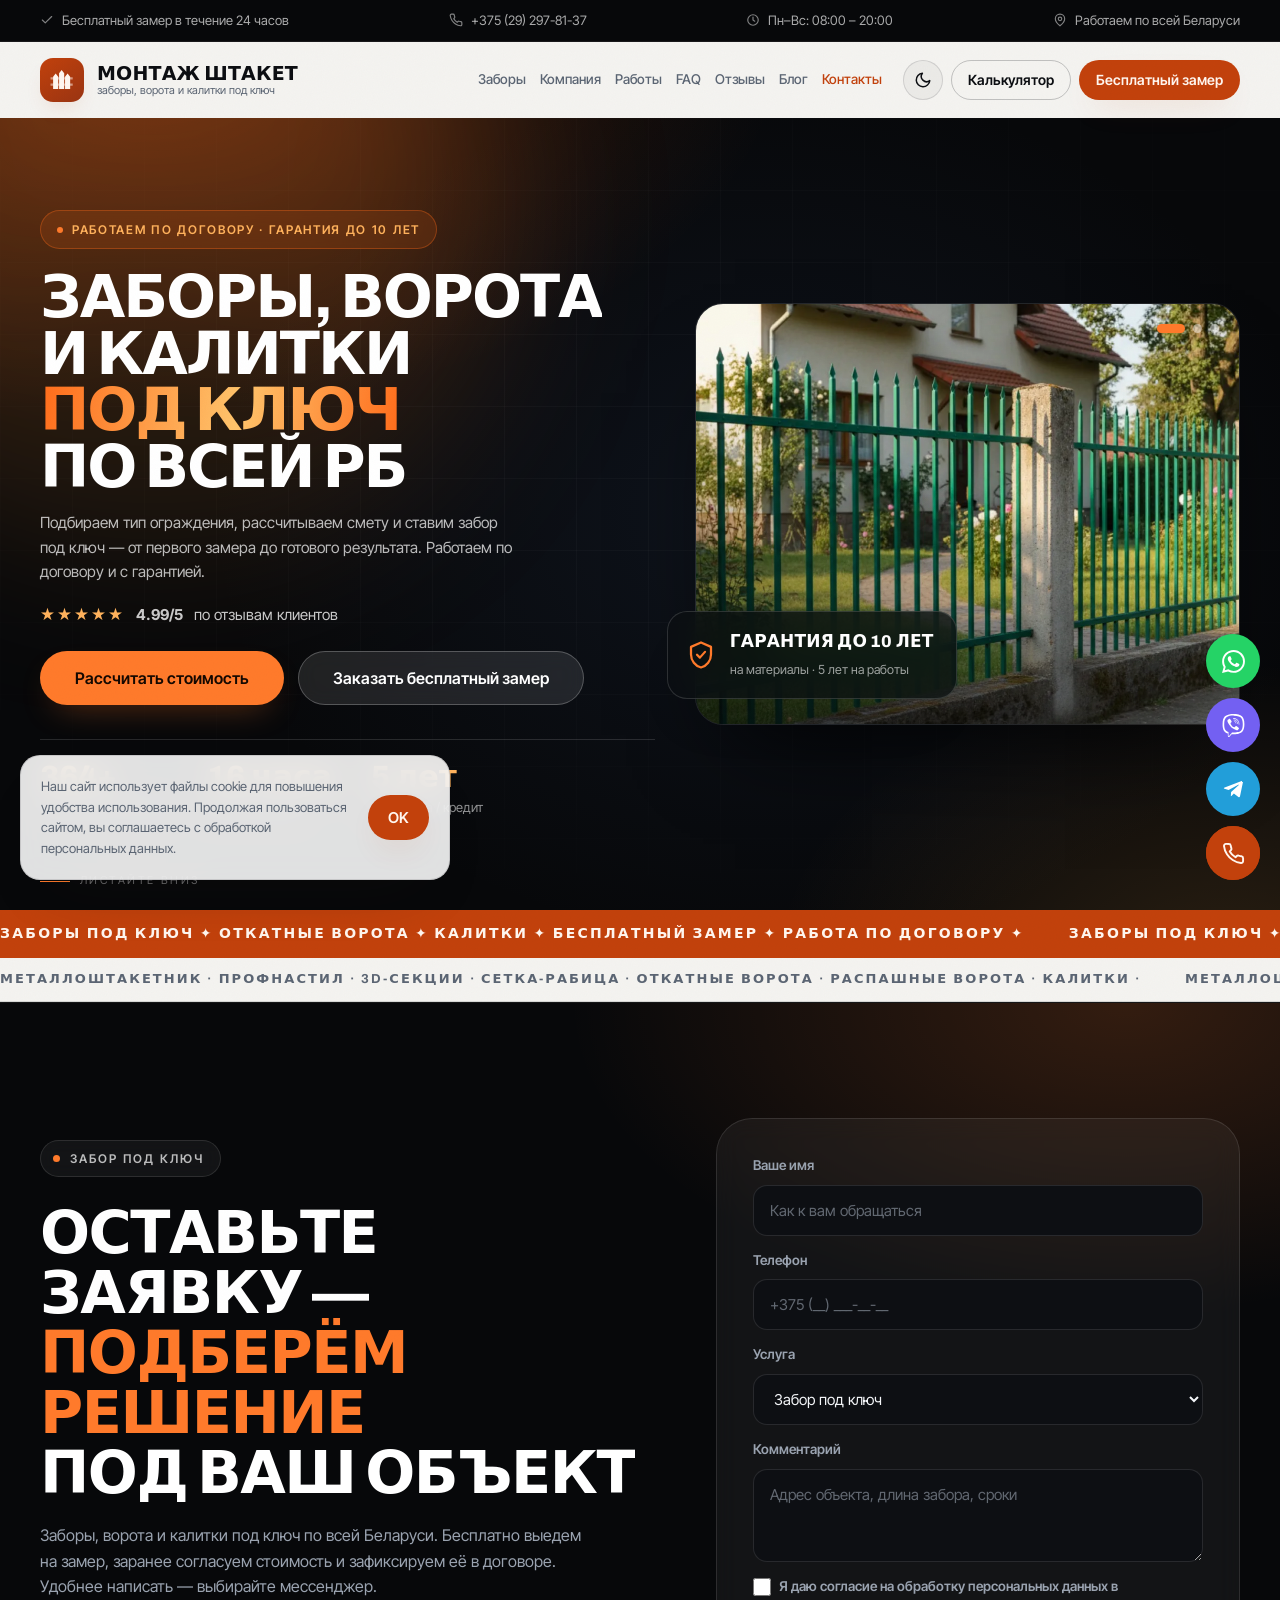
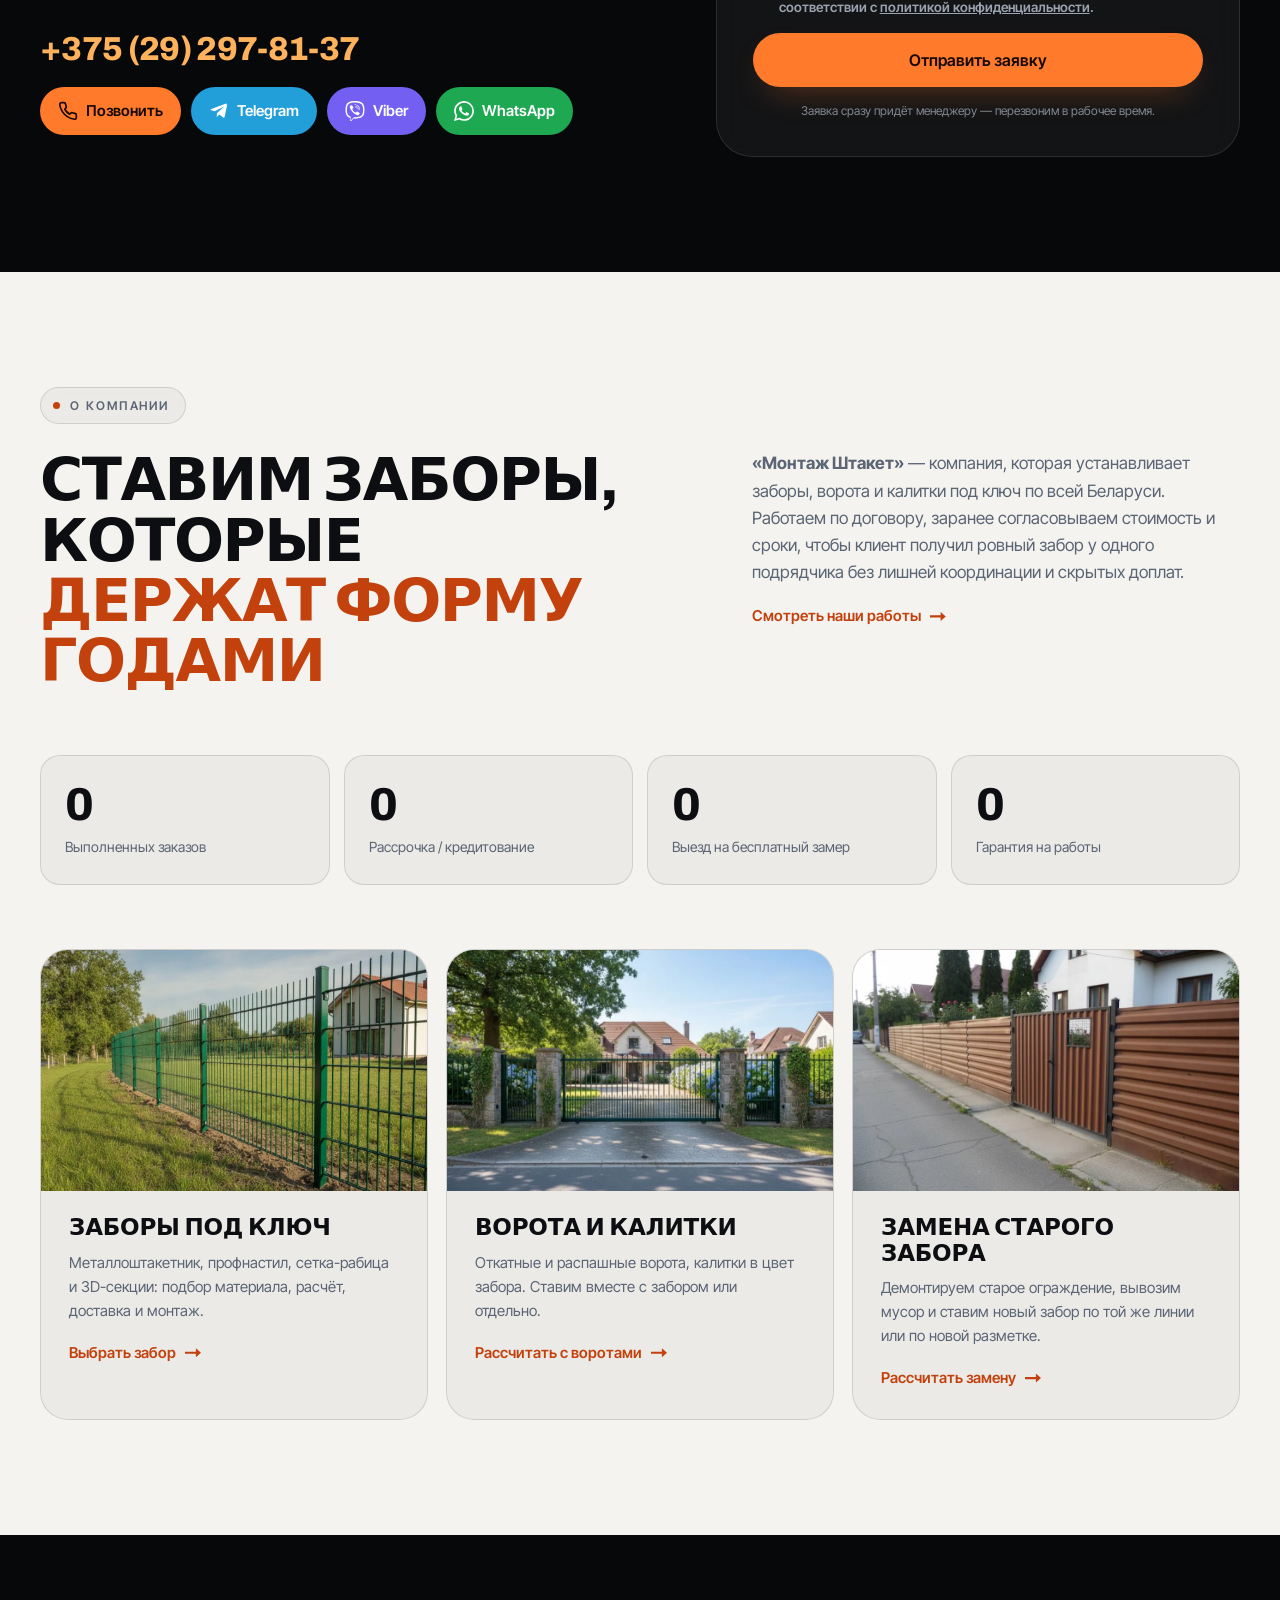
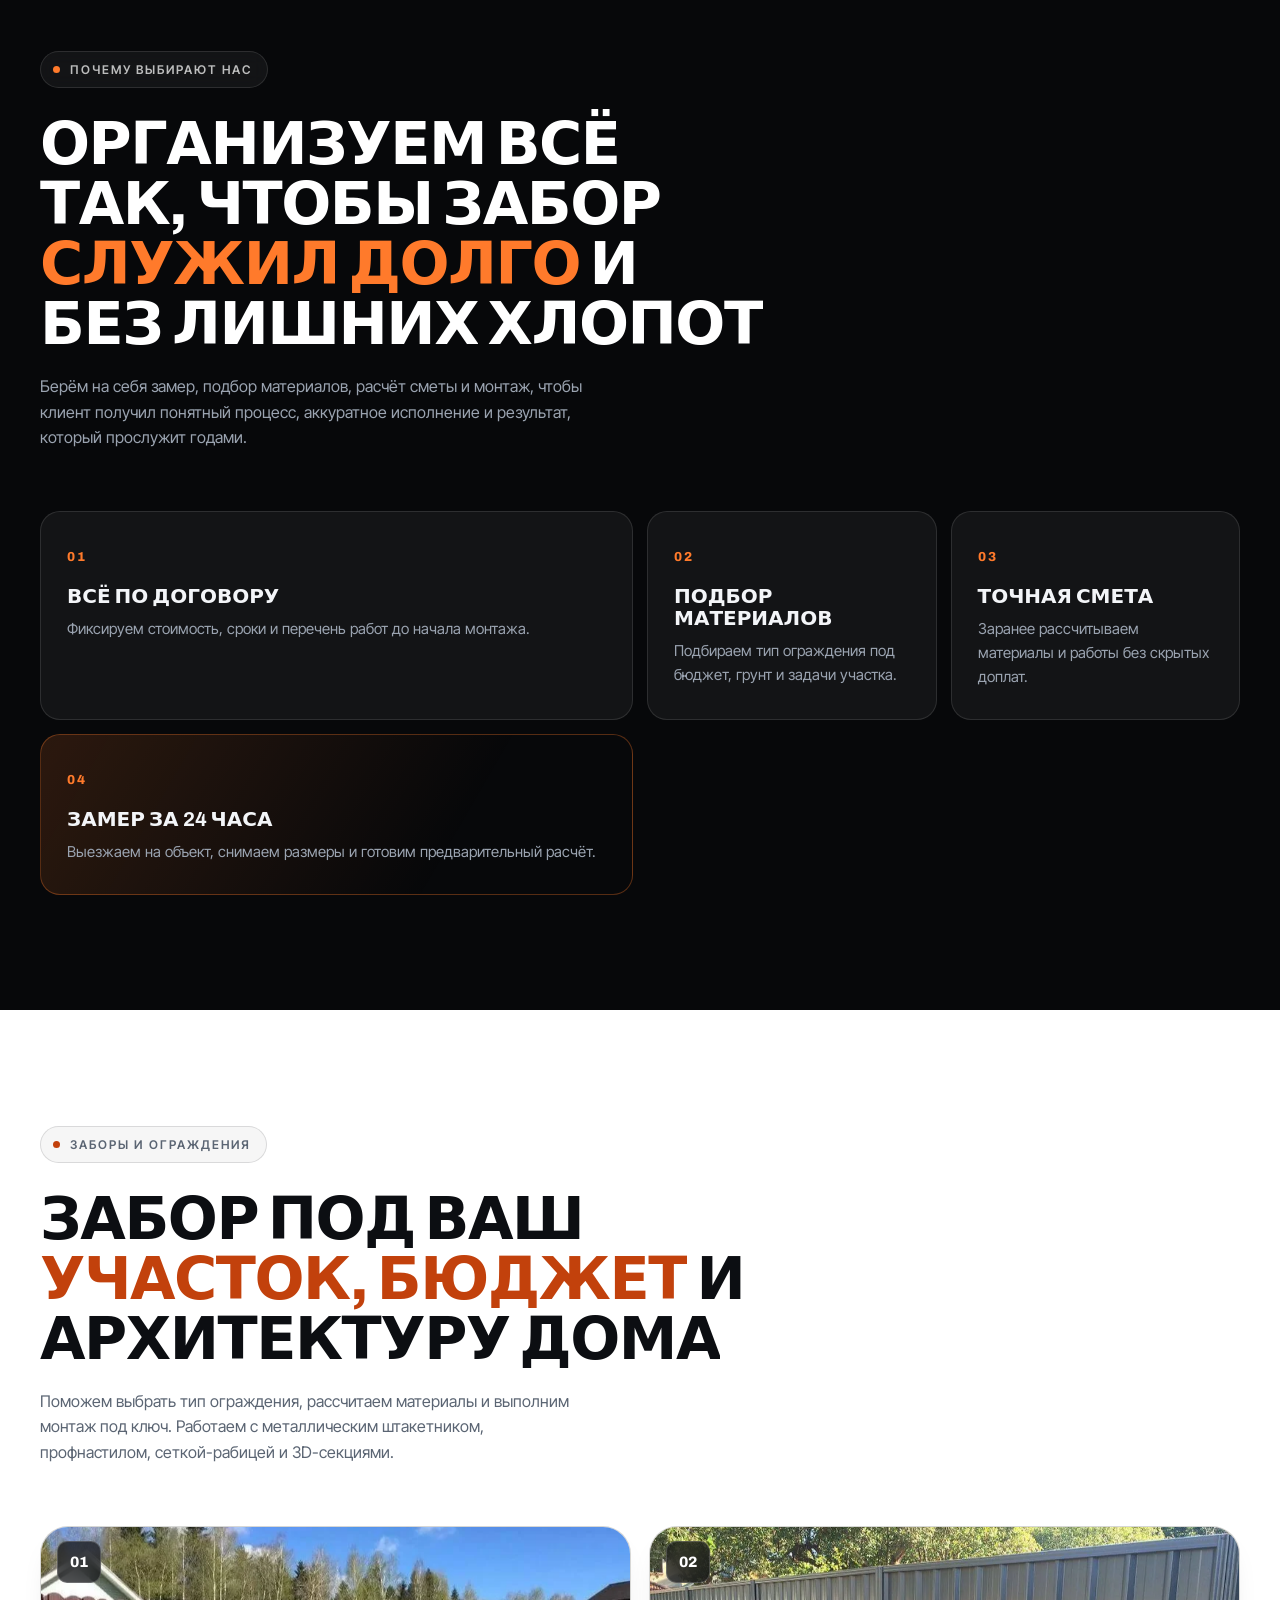
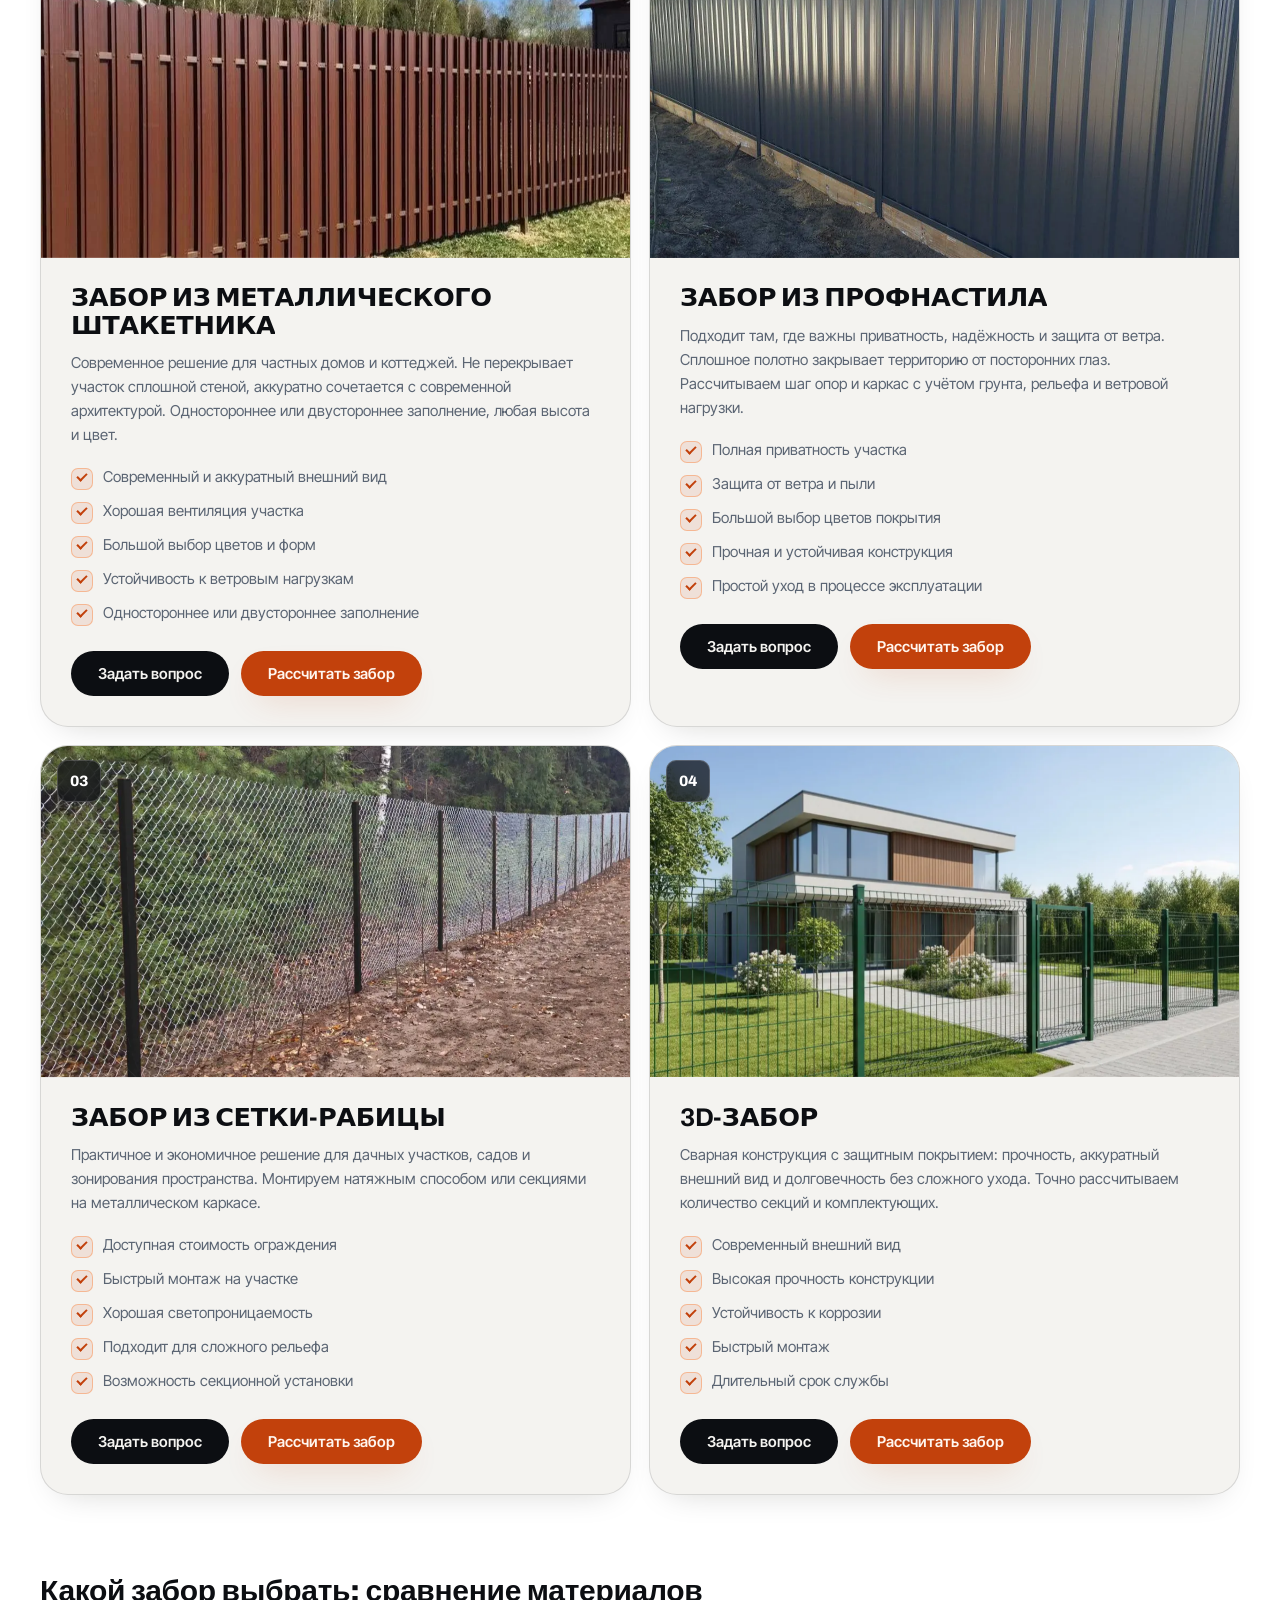
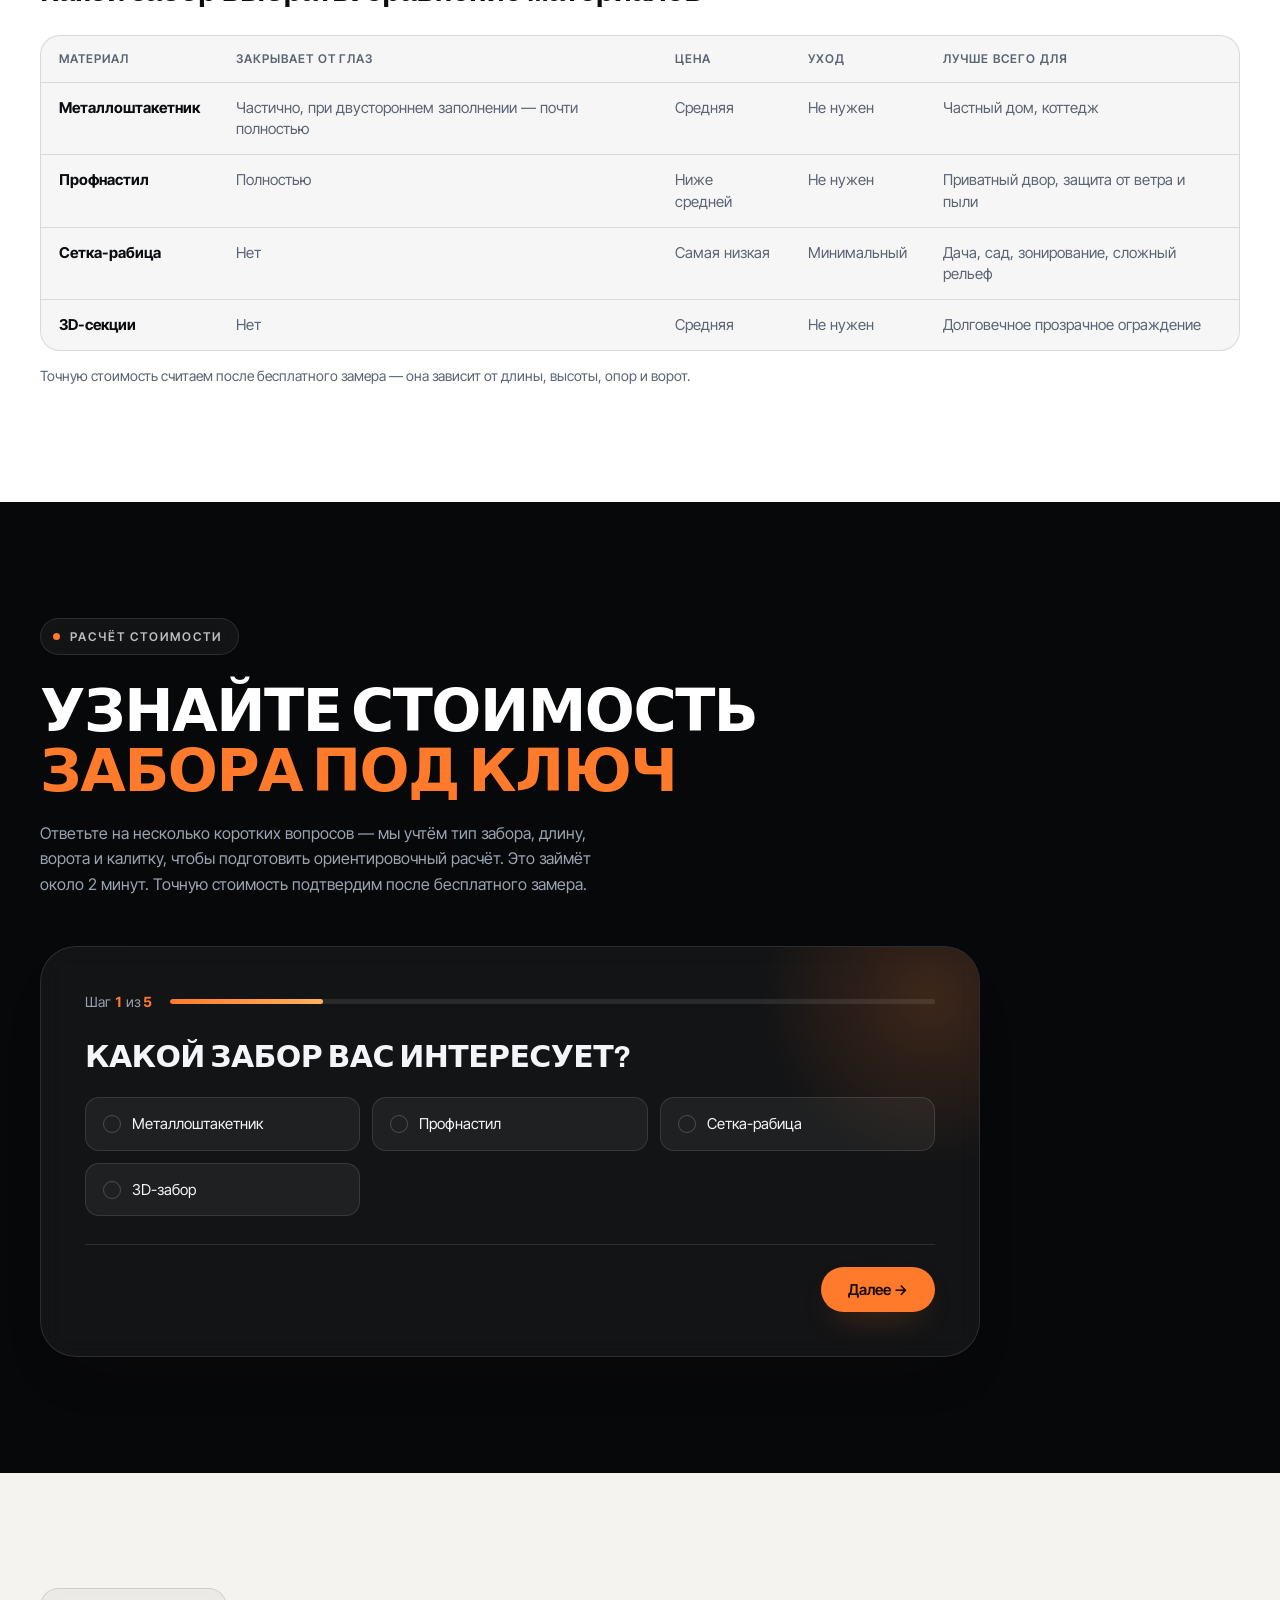
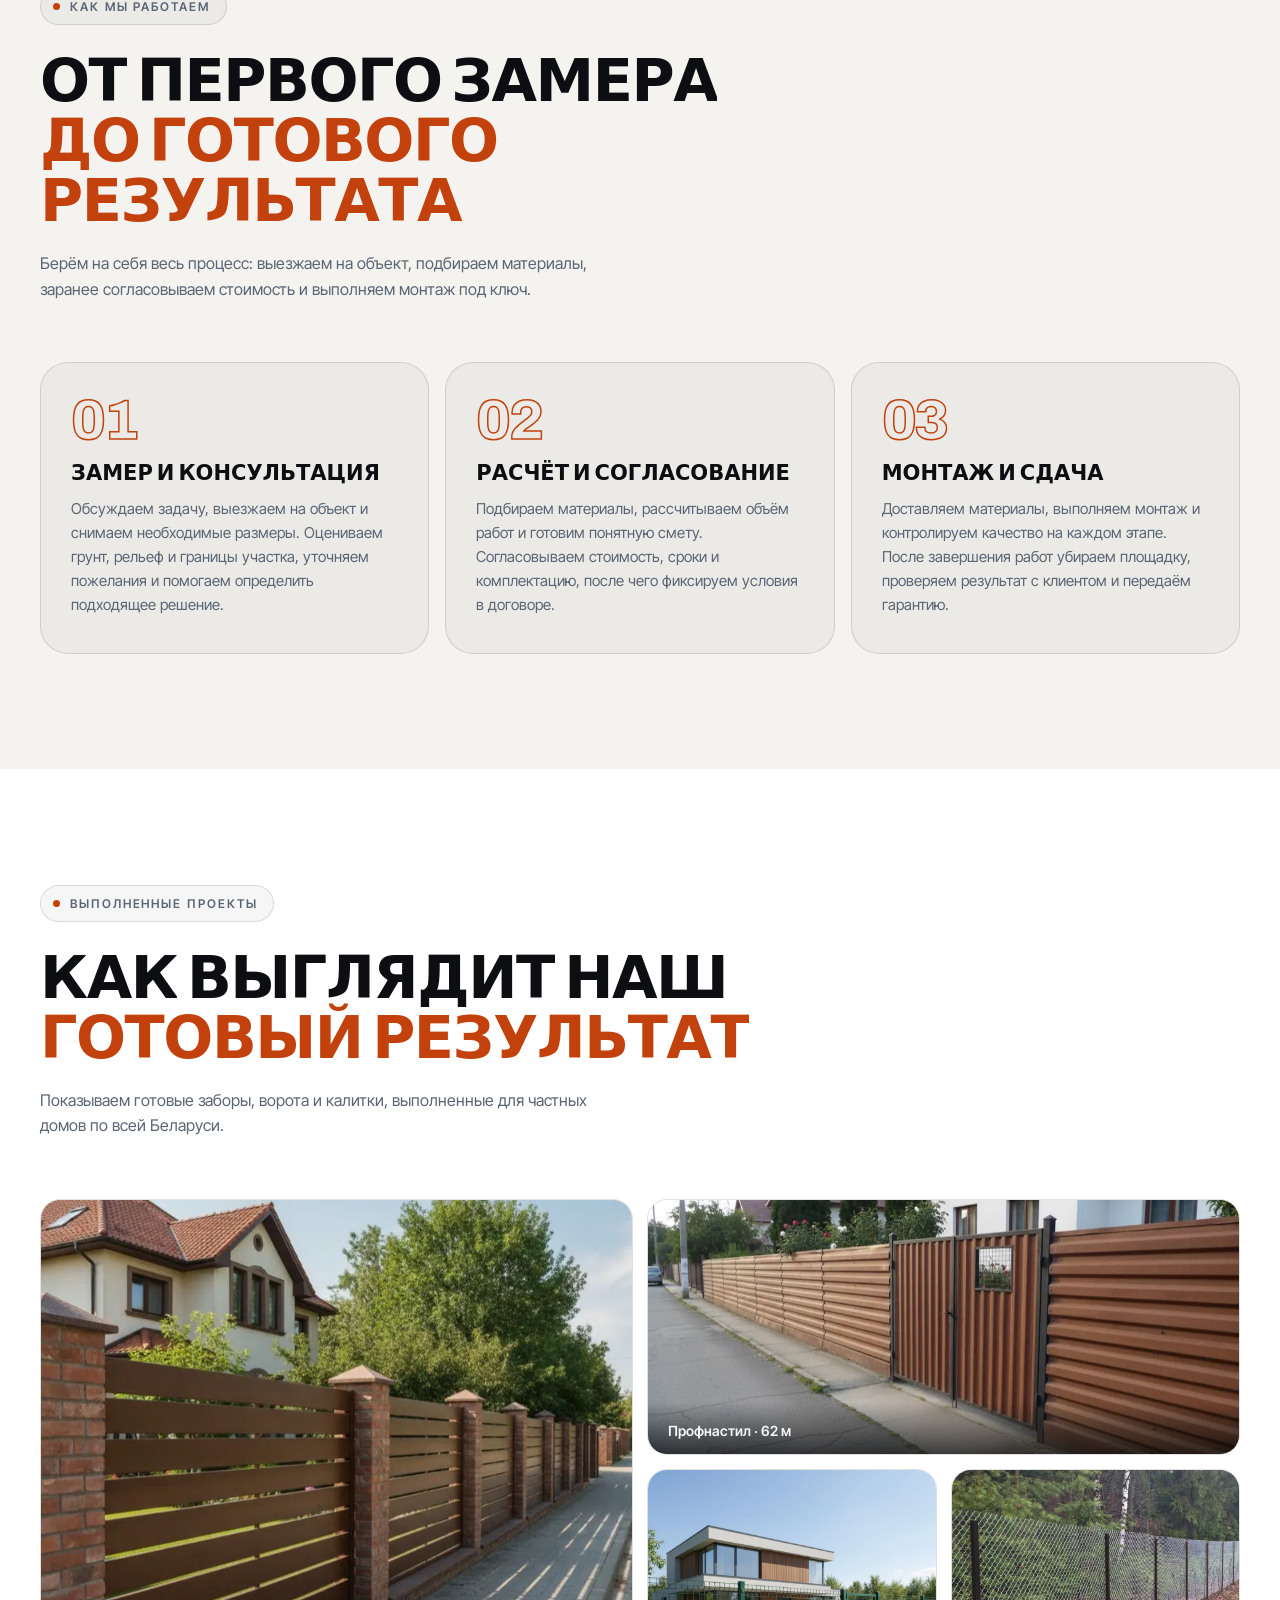
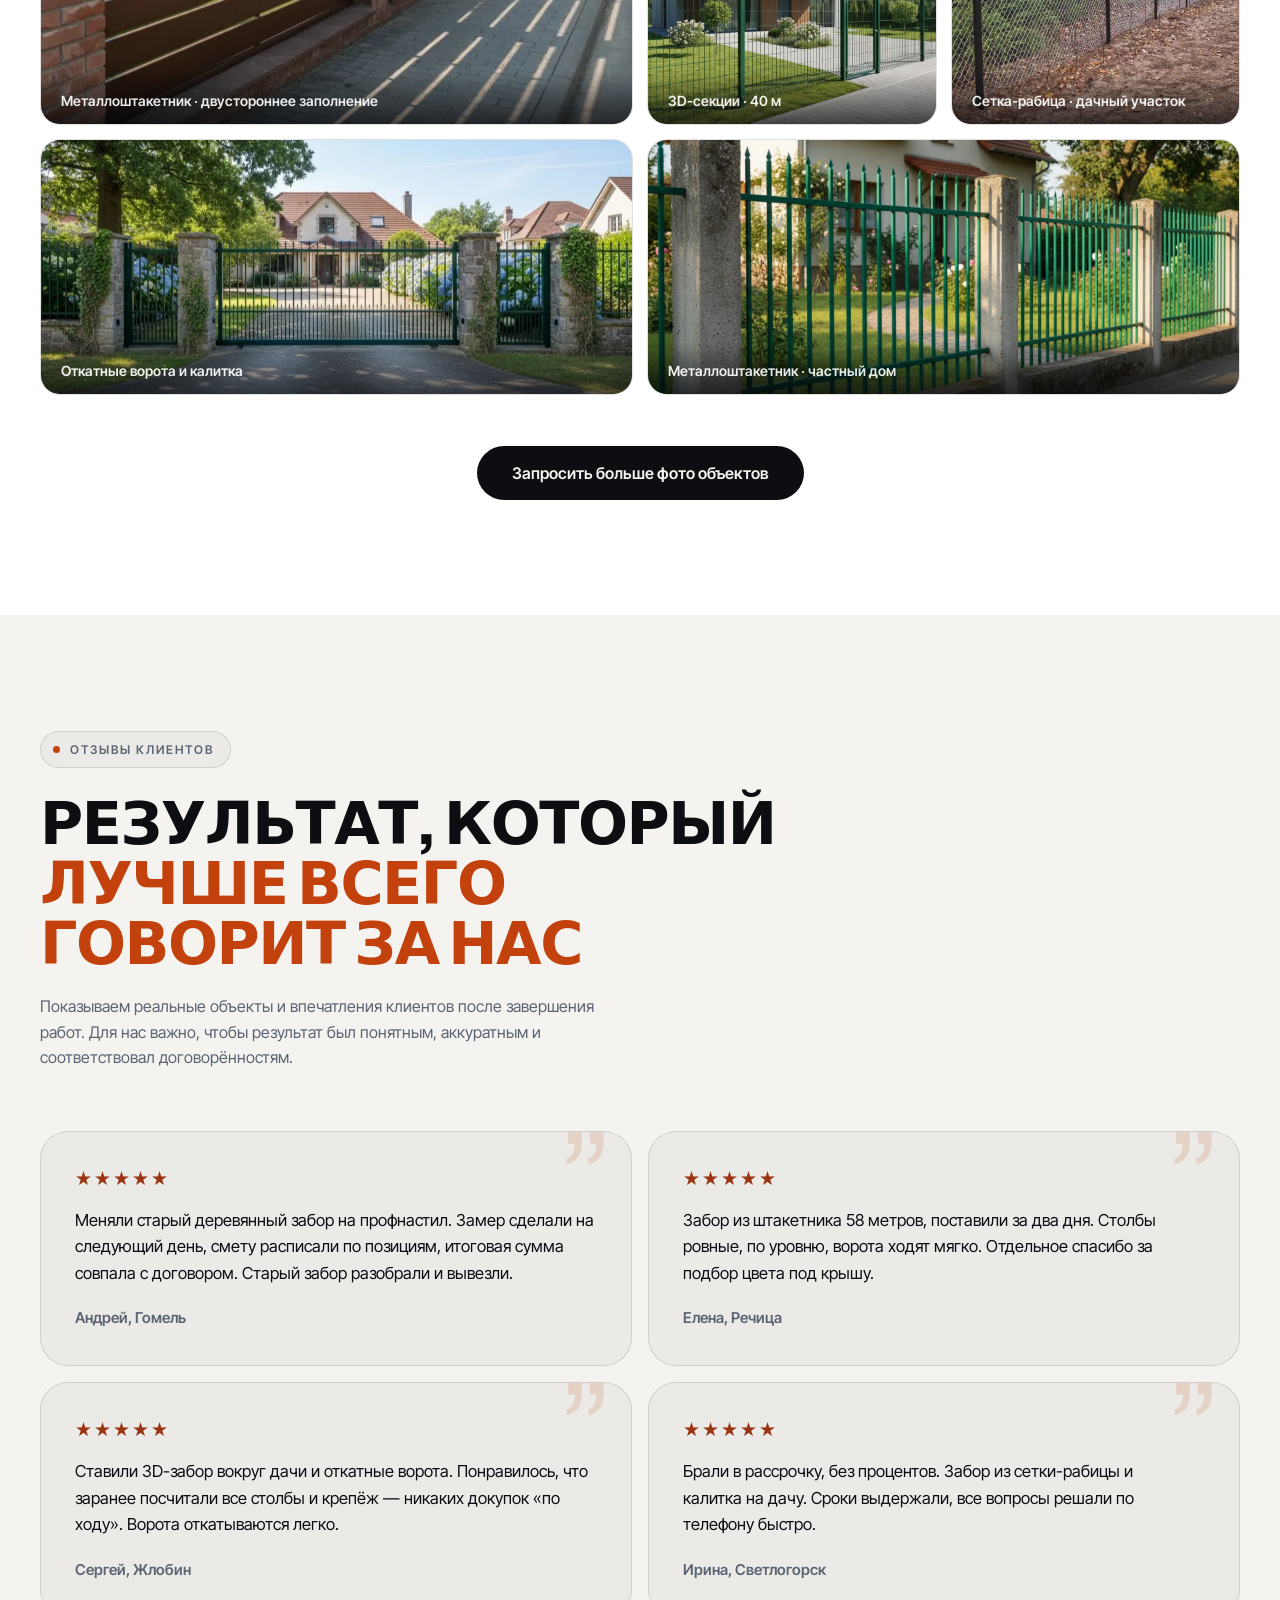
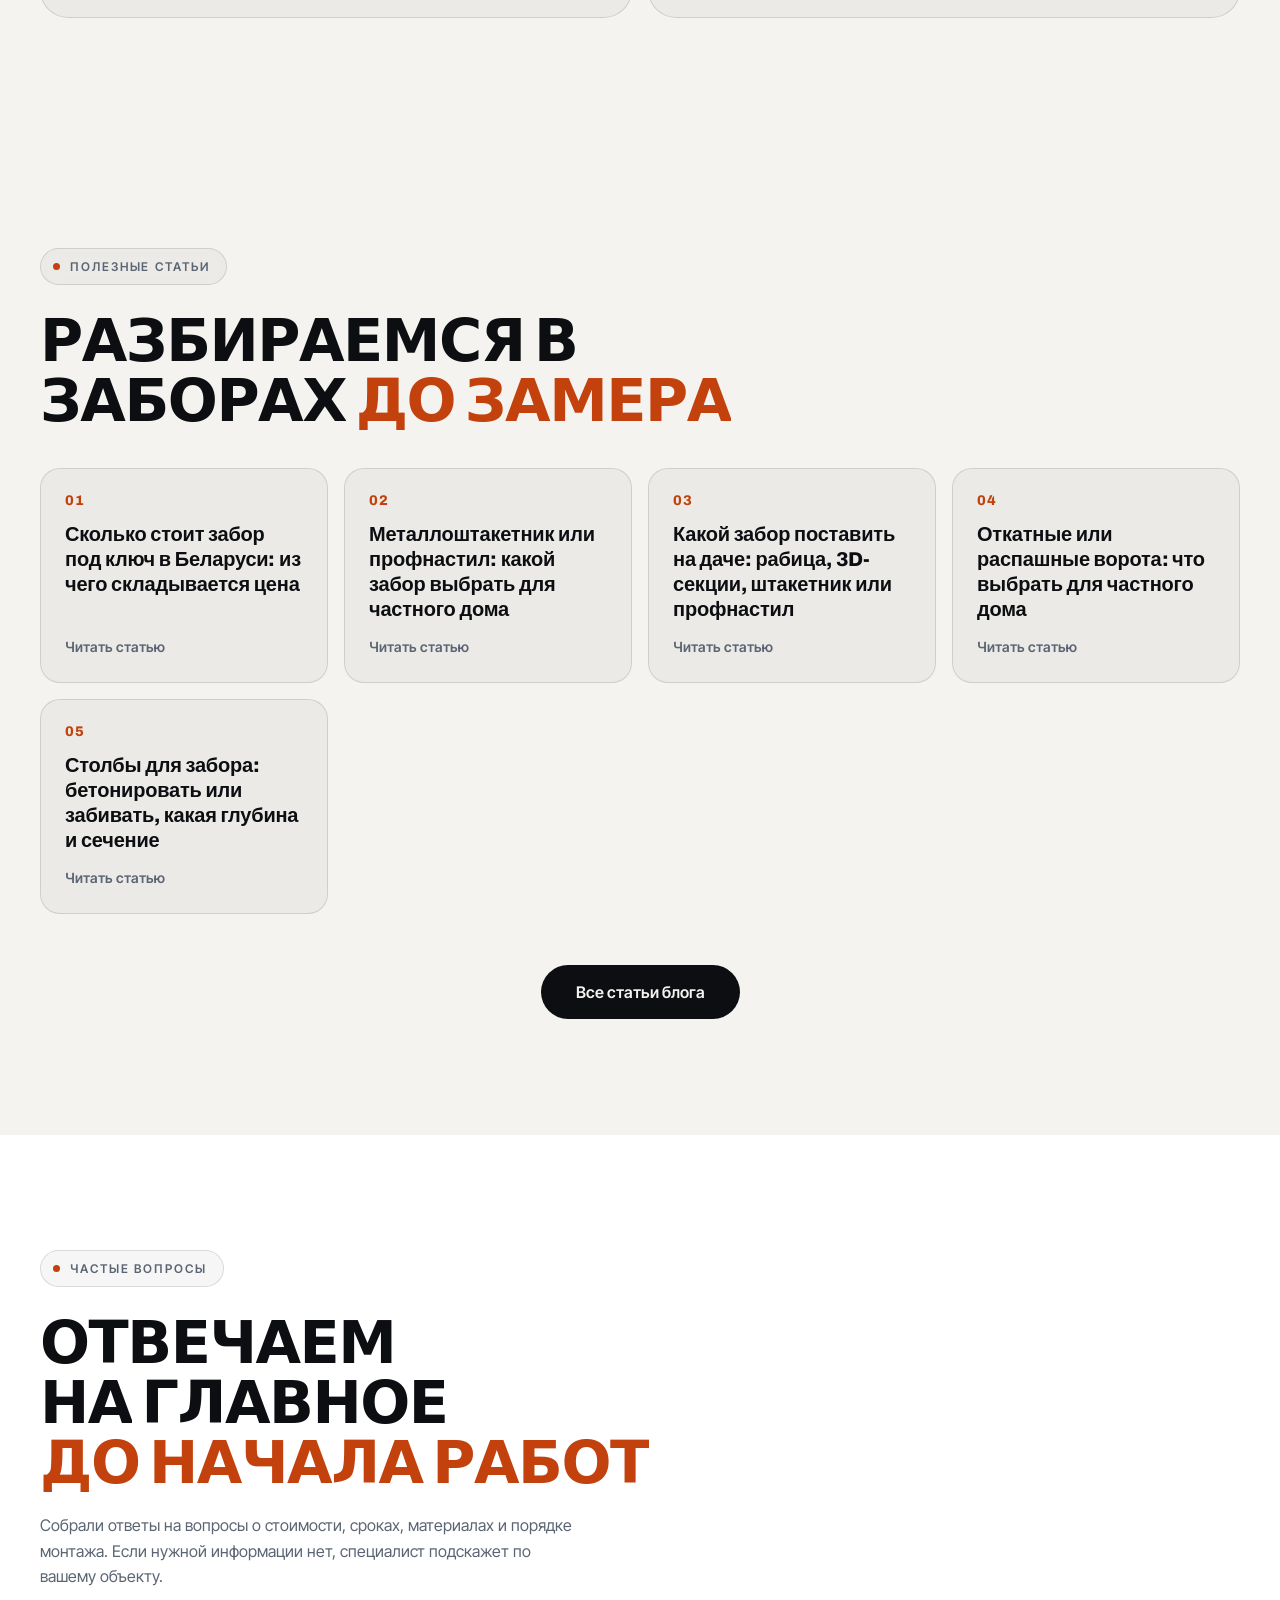
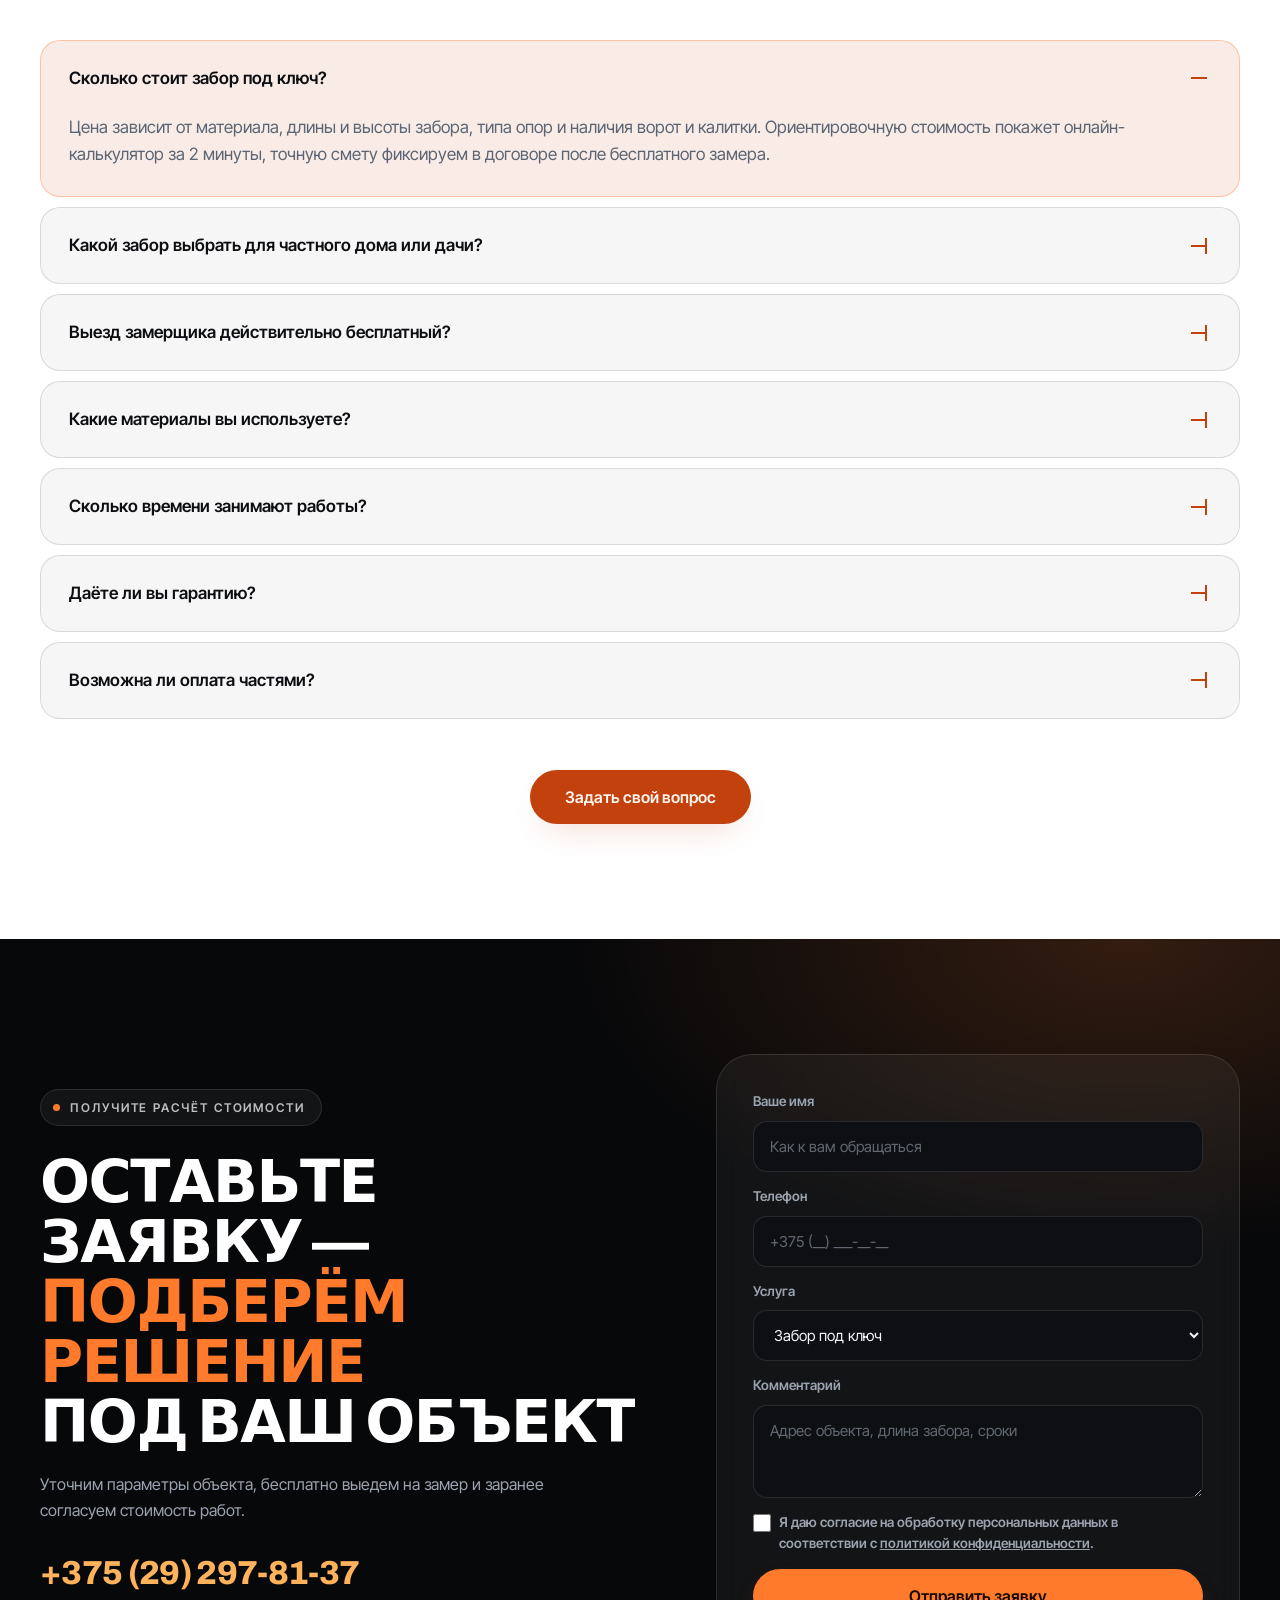
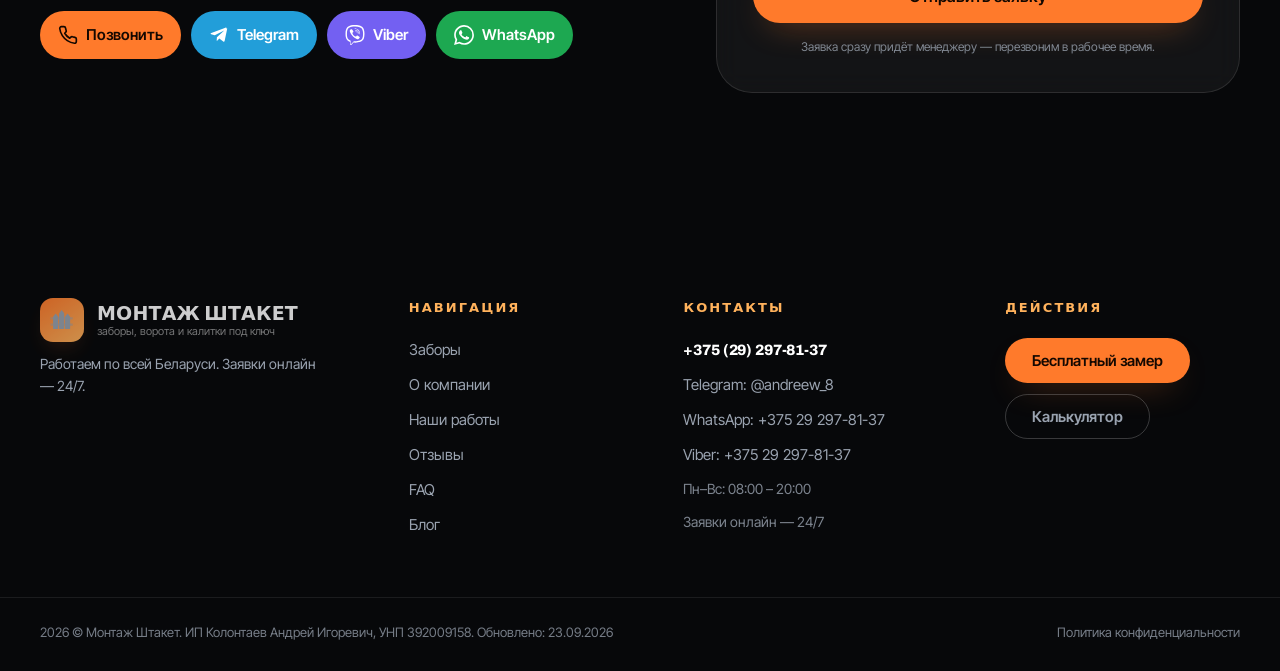
<file: index.html>
<!DOCTYPE html>
<html lang="ru">
<head>
<meta charset="utf-8">
<meta name="viewport" content="width=device-width, initial-scale=1">
<title>Заборы под ключ в Беларуси — ворота и калитки | Монтаж Штакет</title>
<meta name="description" content="Заборы из металлоштакетника, профнастила, рабицы и 3D-секций, ворота и калитки под ключ по всей Беларуси. Бесплатный замер за 24 часа, договор, гарантия до 10 лет.">
<meta name="robots" content="index, follow, max-image-preview:large, max-snippet:-1">
<link rel="canonical" href="https://xn--80aapcvihh1bcd1e.xn--90ais/">
<link rel="alternate" hreflang="ru-BY" href="https://xn--80aapcvihh1bcd1e.xn--90ais/">
<meta name="geo.region" content="BY">
<meta name="geo.placename" content="Беларусь">
<meta property="og:type" content="website">
<meta property="og:locale" content="ru_BY">
<meta property="og:site_name" content="Монтаж Штакет">
<meta property="og:url" content="https://xn--80aapcvihh1bcd1e.xn--90ais/">
<meta property="og:title" content="Заборы, ворота и калитки под ключ по всей Беларуси — Монтаж Штакет">
<meta property="og:description" content="Подбираем материалы, считаем смету и монтируем забор под ключ. Бесплатный замер за 24 часа, работа по договору, гарантия до 10 лет.">
<meta property="og:image" content="https://xn--80aapcvihh1bcd1e.xn--90ais/img/og-image.jpg">
<meta property="og:image:width" content="1200">
<meta property="og:image:height" content="630">
<meta property="og:image:alt" content="Монтаж Штакет — заборы, ворота и калитки под ключ по всей Беларуси">
<meta name="twitter:card" content="summary_large_image">
<meta name="twitter:title" content="Заборы, ворота и калитки под ключ — Монтаж Штакет">
<meta name="twitter:description" content="Бесплатный замер за 24 часа, договор, гарантия до 10 лет. Работаем по всей Беларуси.">
<meta name="twitter:image" content="https://xn--80aapcvihh1bcd1e.xn--90ais/img/og-image.jpg">
<link rel="preload" as="image" href="img/hero-3.webp" type="image/webp" fetchpriority="high">
<script type="application/ld+json">
{
 "@context": "https://schema.org",
 "@graph": [
  {
   "@type": "HomeAndConstructionBusiness",
   "@id": "https://xn--80aapcvihh1bcd1e.xn--90ais/#org",
   "name": "Монтаж Штакет",
   "legalName": "ИП Колонтаев Андрей Игоревич",
   "taxID": "392009158",
   "description": "Установка заборов, ворот и калиток под ключ по всей Беларуси: металлоштакетник, профнастил, сетка-рабица, 3D-секции, откатные и распашные ворота.",
   "url": "https://xn--80aapcvihh1bcd1e.xn--90ais/",
   "logo": "https://xn--80aapcvihh1bcd1e.xn--90ais/img/icon-512.png",
   "image": "https://xn--80aapcvihh1bcd1e.xn--90ais/img/og-image.jpg",
   "telephone": "+375292978137",
   "priceRange": "$$",
   "currenciesAccepted": "BYN",
   "paymentAccepted": "Наличные, банковский перевод, рассрочка, кредит",
   "address": {
    "@type": "PostalAddress",
    "addressCountry": "BY"
   },
   "areaServed": {
    "@type": "Country",
    "name": "Беларусь"
   },
   "openingHoursSpecification": [
    {
     "@type": "OpeningHoursSpecification",
     "dayOfWeek": [
      "Monday",
      "Tuesday",
      "Wednesday",
      "Thursday",
      "Friday",
      "Saturday",
      "Sunday"
     ],
     "opens": "08:00",
     "closes": "20:00"
    }
   ],
   "contactPoint": [
    {
     "@type": "ContactPoint",
     "telephone": "+375292978137",
     "contactType": "customer service",
     "areaServed": "BY",
     "availableLanguage": [
      "ru",
      "be"
     ]
    }
   ],
   "sameAs": [
    "https://t.me/andreew_8",
    "https://wa.me/375292978137"
   ],
   "knowsAbout": [
    "заборы",
    "металлоштакетник",
    "профнастил",
    "сетка-рабица",
    "3D-забор",
    "откатные ворота",
    "распашные ворота",
    "калитки"
   ],
   "hasOfferCatalog": {
    "@type": "OfferCatalog",
    "name": "Заборы, ворота и калитки под ключ",
    "itemListElement": [
     {
      "@type": "Offer",
      "itemOffered": {
       "@type": "Service",
       "name": "Забор из металлического штакетника",
       "description": "Забор из металлоштакетника с односторонним или двусторонним заполнением, любая высота и цвет.",
       "serviceType": "Установка забора",
       "areaServed": {
        "@type": "Country",
        "name": "Беларусь"
       },
       "provider": {
        "@id": "https://xn--80aapcvihh1bcd1e.xn--90ais/#org"
       }
      }
     },
     {
      "@type": "Offer",
      "itemOffered": {
       "@type": "Service",
       "name": "Забор из профнастила",
       "description": "Сплошной забор из профнастила: приватность и защита от ветра, каркас рассчитывается под грунт и рельеф.",
       "serviceType": "Установка забора",
       "areaServed": {
        "@type": "Country",
        "name": "Беларусь"
       },
       "provider": {
        "@id": "https://xn--80aapcvihh1bcd1e.xn--90ais/#org"
       }
      }
     },
     {
      "@type": "Offer",
      "itemOffered": {
       "@type": "Service",
       "name": "Забор из сетки-рабицы",
       "description": "Экономичное ограждение для дач и садов: натяжной монтаж или секции на металлическом каркасе.",
       "serviceType": "Установка забора",
       "areaServed": {
        "@type": "Country",
        "name": "Беларусь"
       },
       "provider": {
        "@id": "https://xn--80aapcvihh1bcd1e.xn--90ais/#org"
       }
      }
     },
     {
      "@type": "Offer",
      "itemOffered": {
       "@type": "Service",
       "name": "3D-забор",
       "description": "Сварные 3D-секции с защитным покрытием: прочность и долговечность без сложного ухода.",
       "serviceType": "Установка забора",
       "areaServed": {
        "@type": "Country",
        "name": "Беларусь"
       },
       "provider": {
        "@id": "https://xn--80aapcvihh1bcd1e.xn--90ais/#org"
       }
      }
     },
     {
      "@type": "Offer",
      "itemOffered": {
       "@type": "Service",
       "name": "Откатные и распашные ворота, калитки",
       "description": "Ворота и калитки в цвет забора — вместе с забором или отдельно.",
       "serviceType": "Установка забора",
       "areaServed": {
        "@type": "Country",
        "name": "Беларусь"
       },
       "provider": {
        "@id": "https://xn--80aapcvihh1bcd1e.xn--90ais/#org"
       }
      }
     },
     {
      "@type": "Offer",
      "itemOffered": {
       "@type": "Service",
       "name": "Замена старого забора",
       "description": "Демонтаж и вывоз старого ограждения, монтаж нового забора.",
       "serviceType": "Установка забора",
       "areaServed": {
        "@type": "Country",
        "name": "Беларусь"
       },
       "provider": {
        "@id": "https://xn--80aapcvihh1bcd1e.xn--90ais/#org"
       }
      }
     }
    ]
   }
  },
  {
   "@type": "WebSite",
   "@id": "https://xn--80aapcvihh1bcd1e.xn--90ais/#website",
   "url": "https://xn--80aapcvihh1bcd1e.xn--90ais/",
   "name": "Монтаж Штакет",
   "inLanguage": "ru-BY",
   "publisher": {
    "@id": "https://xn--80aapcvihh1bcd1e.xn--90ais/#org"
   }
  },
  {
   "@type": "WebPage",
   "@id": "https://xn--80aapcvihh1bcd1e.xn--90ais/#webpage",
   "url": "https://xn--80aapcvihh1bcd1e.xn--90ais/",
   "name": "Заборы, ворота и калитки под ключ в Беларуси — Монтаж Штакет",
   "isPartOf": {
    "@id": "https://xn--80aapcvihh1bcd1e.xn--90ais/#website"
   },
   "about": {
    "@id": "https://xn--80aapcvihh1bcd1e.xn--90ais/#org"
   },
   "inLanguage": "ru-BY",
   "primaryImageOfPage": {
    "@type": "ImageObject",
    "url": "https://xn--80aapcvihh1bcd1e.xn--90ais/img/og-image.jpg",
    "width": 1200,
    "height": 630
   },
   "dateModified": "2026-09-23",
   "speakable": {
    "@type": "SpeakableSpecification",
    "cssSelector": [
     "#answer",
     "#faq summary",
     "#faq .faq__i > div"
    ]
   }
  },
  {
   "@type": "FAQPage",
   "@id": "https://xn--80aapcvihh1bcd1e.xn--90ais/#faq",
   "mainEntity": [
    {
     "@type": "Question",
     "name": "Сколько стоит забор под ключ?",
     "acceptedAnswer": {
      "@type": "Answer",
      "text": "Цена зависит от материала, длины и высоты забора, типа опор и наличия ворот и калитки. Ориентировочную стоимость покажет онлайн-калькулятор за 2 минуты, точную смету фиксируем в договоре после бесплатного замера."
     }
    },
    {
     "@type": "Question",
     "name": "Какой забор выбрать для частного дома или дачи?",
     "acceptedAnswer": {
      "@type": "Answer",
      "text": "Для частного дома чаще выбирают металлоштакетник или профнастил: штакетник выглядит легче и проветривает участок, профнастил полностью закрывает двор от глаз и ветра. Для дачи и зонирования подходит сетка-рабица, для прочного и долговечного ограждения без ухода — 3D-секции."
     }
    },
    {
     "@type": "Question",
     "name": "Выезд замерщика действительно бесплатный?",
     "acceptedAnswer": {
      "@type": "Answer",
      "text": "Да, специалист выезжает на объект, снимает размеры, оценивает грунт, рельеф и границы участка и помогает подобрать подходящее решение. Условия и время выезда согласовываются заранее. В большинстве случаев замер можно организовать в течение 24 часов после обращения."
     }
    },
    {
     "@type": "Question",
     "name": "Какие материалы вы используете?",
     "acceptedAnswer": {
      "@type": "Answer",
      "text": "Металлоштакетник, профнастил, сетка-рабица и 3D-секции. Толщина металла от 0,4 мм до 0,45 мм — такие материалы подходят для любого типа участка. Столбы — профильная труба с грунтовкой и покраской, бетонирование или забивка в зависимости от грунта. Гарантия на материалы — до 10 лет."
     }
    },
    {
     "@type": "Question",
     "name": "Сколько времени занимают работы?",
     "acceptedAnswer": {
      "@type": "Answer",
      "text": "После выезда на замер и подписания договора: забор до 60 м — 1–2 дня, забор более 60 м — до 3 дней, откатные ворота — 1 день после бетонирования фундамента."
     }
    },
    {
     "@type": "Question",
     "name": "Даёте ли вы гарантию?",
     "acceptedAnswer": {
      "@type": "Answer",
      "text": "Да. Гарантия на материалы — до 10 лет, гарантия на наши работы — 5 лет. Условия фиксируются в договоре."
     }
    },
    {
     "@type": "Question",
     "name": "Возможна ли оплата частями?",
     "acceptedAnswer": {
      "@type": "Answer",
      "text": "Да, предоставляем внутреннюю рассрочку до 6 месяцев без процентов, а также кредит до 7 лет."
     }
    }
   ]
  },
  {
   "@type": "HowTo",
   "name": "Как заказать забор под ключ",
   "totalTime": "P3D",
   "step": [
    {
     "@type": "HowToStep",
     "position": 1,
     "name": "Замер и консультация",
     "text": "Выезжаем на объект, снимаем размеры, оцениваем грунт, рельеф и границы участка."
    },
    {
     "@type": "HowToStep",
     "position": 2,
     "name": "Расчёт и согласование",
     "text": "Подбираем материалы, готовим смету, фиксируем стоимость и сроки в договоре."
    },
    {
     "@type": "HowToStep",
     "position": 3,
     "name": "Монтаж и сдача",
     "text": "Доставляем материалы, монтируем забор, убираем площадку и передаём гарантию."
    }
   ]
  }
 ]
}
</script>
<link rel="preconnect" href="https://fonts.googleapis.com">
<link rel="preconnect" href="https://fonts.gstatic.com" crossorigin>
<link href="https://fonts.googleapis.com/css2?family=Archivo:wght@400;500;600;700;800;900&family=Inter+Tight:wght@400;500;600;700&display=swap" rel="stylesheet">
<link rel="stylesheet" href="styles.css">
<link rel="icon" href="favicon.ico" sizes="48x48">
<link rel="icon" href="img/favicon.svg" type="image/svg+xml">
<link rel="apple-touch-icon" href="img/apple-touch-icon.png">
<link rel="manifest" href="site.webmanifest">
<meta name="theme-color" content="#0A0B0D">
<script>
// тема ставится до отрисовки, иначе мигает белым
(function(){try{
  var t=localStorage.getItem('krov-theme');
  if(!t)t=window.matchMedia('(prefers-color-scheme: light)').matches?'light':'dark';
  document.documentElement.setAttribute('data-theme',t);
}catch(e){}})();
</script>
</head>
<body>

<div class="noise" aria-hidden="true"></div>

<!-- ПРЕЛОАДЕР -->
<div class="preloader" id="preloader">
  <div class="preloader__in">
    <svg class="preloader__art" viewBox="0 0 160 120" aria-hidden="true">
      <path class="pl-ground" d="M8 104 L152 104"/>
      <path class="pl-pickets" d="M26 104 V44 L36 30 L46 44 V104 M58 104 V32 L68 18 L78 32 V104 M90 104 V32 L100 18 L110 32 V104 M122 104 V44 L132 30 L142 44 V104"/>
      <path class="pl-rails" d="M14 56 H152 M14 84 H152"/>
    </svg>
    <div class="preloader__name">
      <span style="--i:0">М</span><span style="--i:1">О</span><span style="--i:2">Н</span><span style="--i:3">Т</span><span style="--i:4">А</span><span style="--i:5">Ж</span><span class="sp" style="--i:6"> </span><span style="--i:7">Ш</span><span style="--i:8">Т</span><span style="--i:9">А</span><span style="--i:10">К</span><span style="--i:11">Е</span><span style="--i:12">Т</span>
    </div>
    <div class="preloader__sub">заборы · ворота · калитки под ключ</div>
    <div class="preloader__line"><i id="plBar"></i></div>
    <div class="preloader__pct"><span id="plPct">0</span>%</div>
  </div>
  <span class="preloader__curtain preloader__curtain--l"></span>
  <span class="preloader__curtain preloader__curtain--r"></span>
</div>

<div class="scrollbar" id="scrollbar"><i></i></div>

<!-- ТОП-БАР -->
<div class="topbar">
  <div class="wrap topbar__in">
    <span class="topbar__item"><svg viewBox="0 0 24 24" fill="none" stroke="currentColor" stroke-width="2" stroke-linecap="round" stroke-linejoin="round" aria-hidden="true"><path d="M20 6 9 17l-5-5"/></svg>Бесплатный замер в течение 24 часов</span>
    <a class="topbar__item" href="tel:+375292978137"><svg viewBox="0 0 24 24" fill="none" stroke="currentColor" stroke-width="2" stroke-linecap="round" stroke-linejoin="round" aria-hidden="true"><path d="M22 16.9v3a2 2 0 0 1-2.2 2 19.8 19.8 0 0 1-8.6-3.1 19.5 19.5 0 0 1-6-6A19.8 19.8 0 0 1 2.1 4.2 2 2 0 0 1 4.1 2h3a2 2 0 0 1 2 1.7c.1 1 .4 1.9.7 2.8a2 2 0 0 1-.5 2.1L8.1 9.9a16 16 0 0 0 6 6l1.3-1.3a2 2 0 0 1 2.1-.4c.9.3 1.8.6 2.8.7a2 2 0 0 1 1.7 2z"/></svg>+375 (29) 297-81-37</a>
    <span class="topbar__item"><svg viewBox="0 0 24 24" fill="none" stroke="currentColor" stroke-width="2" stroke-linecap="round" stroke-linejoin="round" aria-hidden="true"><circle cx="12" cy="12" r="9"/><path d="M12 7v5l3 2"/></svg>Пн–Вс: 08:00 – 20:00</span>
    <span class="topbar__item"><svg viewBox="0 0 24 24" fill="none" stroke="currentColor" stroke-width="2" stroke-linecap="round" stroke-linejoin="round" aria-hidden="true"><path d="M20 10c0 6-8 12-8 12S4 16 4 10a8 8 0 0 1 16 0z"/><circle cx="12" cy="10" r="3"/></svg>Работаем по всей Беларуси</span>
  </div>
</div>

<!-- ШАПКА -->
<header class="header" id="header">
  <div class="wrap header__in">
    <a class="logo" href="#top" aria-label="Монтаж Штакет — на главную">
      <span class="logo__mark"><svg class="logo__svg" viewBox="0 0 32 32" aria-hidden="true"><path d="M3 13.2h26v2.6H3zM3 20.6h26v2.6H3z" opacity=".5"/><path d="M6 27V12.5l3-3.8 3 3.8V27zM13 27V8.5l3-3.8 3 3.8V27zM20 27V12.5l3-3.8 3 3.8V27z"/></svg></span>
      <span class="logo__txt"><b>Монтаж Штакет</b><i>заборы, ворота и калитки под ключ</i></span>
    </a>
    <nav class="nav" id="nav">
      <a href="#fences">Заборы</a>
      <a href="#about">Компания</a>
      <a href="#works">Работы</a>
      <a href="#faq">FAQ</a>
      <a href="#reviews">Отзывы</a>
      <a href="/blog/">Блог</a>
      <a href="#contacts">Контакты</a>
    </nav>
    <div class="header__cta">
      <button class="theme-toggle" id="themeToggle" aria-label="Переключить тему">
        <svg class="ico-sun" viewBox="0 0 24 24" fill="none" stroke="currentColor" stroke-width="2" stroke-linecap="round" aria-hidden="true"><circle cx="12" cy="12" r="4"/><path d="M12 2v2M12 20v2M4.9 4.9l1.4 1.4M17.7 17.7l1.4 1.4M2 12h2M20 12h2M4.9 19.1l1.4-1.4M17.7 6.3l1.4-1.4"/></svg>
        <svg class="ico-moon" viewBox="0 0 24 24" fill="none" stroke="currentColor" stroke-width="2" stroke-linecap="round" stroke-linejoin="round" aria-hidden="true"><path d="M21 12.8A9 9 0 1 1 11.2 3a7 7 0 0 0 9.8 9.8z"/></svg>
      </button>
      <a class="btn btn--ghost" href="#calc">Калькулятор</a>
      <button class="btn btn--accent" data-modal="measure">Бесплатный замер</button>
    </div>
    <button class="burger" id="burger" aria-label="Меню"><span></span><span></span><span></span></button>
  </div>
</header>

<!-- ГЛАВНЫЙ ЭКРАН -->
<section class="hero" id="top">
  <div class="hero__bg"></div>
  <div class="hero__grid" aria-hidden="true"></div>
  <div class="hero__aura" aria-hidden="true"></div>
  <div class="wrap hero__in">
    <div class="hero__text">
      <span class="tag">Работаем по договору · Гарантия до 10 лет</span>
      <h1>Заборы, ворота и калитки <em>под ключ</em> по всей РБ</h1>
      <p>Подбираем тип ограждения, рассчитываем смету и ставим забор под ключ — от первого замера до готового результата. Работаем по договору и с гарантией.</p>
      <div class="rating">
        <span class="stars">★★★★★</span>
        <b>4.99/5</b> по отзывам клиентов
      </div>
      <div class="hero__btns">
        <a class="btn btn--accent btn--lg" href="#calc">Рассчитать стоимость</a>
        <button class="btn btn--light btn--lg" data-modal="measure">Заказать бесплатный замер</button>
      </div>
      <div class="hero__mini">
        <div><b data-count="550" data-suffix="+">0</b><span>выполненных заказов</span></div>
        <div><b data-count="24" data-suffix=" часа">0</b><span>выезд на замер</span></div>
        <div><b data-count="7" data-suffix=" лет">0</b><span>рассрочка / кредит</span></div>
      </div>
    </div>
    <div class="hero__visual">
    <div class="hero__slider" id="heroSlider">
      <div class="slide is-active"><img width="1600" height="914" src="img/hero-3.webp" fetchpriority="high" decoding="async" alt="Зелёный забор из металлоштакетника на бетонном цоколе у частного дома"></div>
      <div class="slide"><img width="900" height="656" src="img/work-6.webp" loading="lazy" decoding="async" alt="Откатные ворота и калитка в цвет забора у частного дома"></div>
      <div class="slide"><img width="900" height="656" src="img/work-2.webp" loading="lazy" decoding="async" alt="Забор из профнастила вокруг частного дома в Беларуси"></div>
      <div class="slider__dots" id="heroDots"></div>
    </div>
      <div class="hero__badge">
        <svg viewBox="0 0 24 24" fill="none" stroke="currentColor" stroke-width="1.8" stroke-linecap="round" stroke-linejoin="round" aria-hidden="true"><path d="M12 2 4 5.5v6c0 5 3.4 9.3 8 10.5 4.6-1.2 8-5.5 8-10.5v-6L12 2z"/><path d="m8.8 11.8 2.3 2.3 4.1-4.6"/></svg>
        <div>
          <b>Гарантия до 10 лет</b>
          <span>на материалы · 5 лет на работы</span>
        </div>
      </div>
    </div>
  </div>
  <div class="hero__scroll"><i></i>листайте вниз</div>
</section>

<!-- БЕГУЩИЕ СТРОКИ -->
<div class="marquee"><div class="marquee__in">
  <span>ЗАБОРЫ ПОД КЛЮЧ ✦ ОТКАТНЫЕ ВОРОТА ✦ КАЛИТКИ ✦ БЕСПЛАТНЫЙ ЗАМЕР ✦ РАБОТА ПО ДОГОВОРУ ✦</span>
  <span>ЗАБОРЫ ПОД КЛЮЧ ✦ ОТКАТНЫЕ ВОРОТА ✦ КАЛИТКИ ✦ БЕСПЛАТНЫЙ ЗАМЕР ✦ РАБОТА ПО ДОГОВОРУ ✦</span>
</div></div>
<div class="marquee marquee--alt"><div class="marquee__in">
  <span>МЕТАЛЛОШТАКЕТНИК · ПРОФНАСТИЛ · 3D-СЕКЦИИ · СЕТКА-РАБИЦА · ОТКАТНЫЕ ВОРОТА · РАСПАШНЫЕ ВОРОТА · КАЛИТКИ ·</span>
  <span>МЕТАЛЛОШТАКЕТНИК · ПРОФНАСТИЛ · 3D-СЕКЦИИ · СЕТКА-РАБИЦА · ОТКАТНЫЕ ВОРОТА · РАСПАШНЫЕ ВОРОТА · КАЛИТКИ ·</span>
</div></div>

<!-- ЗАЯВКА ПОСЛЕ ГЛАВНОГО ЭКРАНА -->
<section class="cta cta--top" id="zayavka">
  <div class="wrap cta__in">
    <div>
      <span class="sec__label sec__label--light">Забор под ключ</span>
      <h2 class="h2 h2--light">Оставьте заявку — <em>подберём решение</em> под ваш объект</h2>
      <p class="lead">Заборы, ворота и калитки под ключ по всей Беларуси. Бесплатно выедем на замер, заранее согласуем стоимость и зафиксируем её в договоре. Удобнее написать — выбирайте мессенджер.</p>
      <div class="cta__contacts">
        <a href="tel:+375292978137" class="cta__phone">+375 (29) 297-81-37</a>
        <div class="msgr">
          <a class="msgr__btn msgr__btn--call" href="tel:+375292978137"><svg viewBox="0 0 24 24" fill="none" stroke="currentColor" stroke-width="2" stroke-linecap="round" stroke-linejoin="round" aria-hidden="true"><path d="M22 16.9v3a2 2 0 0 1-2.2 2 19.8 19.8 0 0 1-8.6-3.1 19.5 19.5 0 0 1-6-6A19.8 19.8 0 0 1 2.1 4.2 2 2 0 0 1 4.1 2h3a2 2 0 0 1 2 1.7c.1 1 .4 1.9.7 2.8a2 2 0 0 1-.5 2.1L8.1 9.9a16 16 0 0 0 6 6l1.3-1.3a2 2 0 0 1 2.1-.4c.9.3 1.8.6 2.8.7a2 2 0 0 1 1.7 2z"/></svg><span>Позвонить</span></a>
          <a class="msgr__btn msgr__btn--tg" href="https://t.me/andreew_8" target="_blank" rel="noopener"><svg viewBox="0 0 24 24" fill="currentColor" aria-hidden="true"><path d="M21.9 4.3 18.8 19c-.2 1-.9 1.3-1.7.8l-4.7-3.5-2.3 2.2c-.3.3-.5.5-.9.5l.3-4.4 8.1-7.3c.4-.3-.1-.5-.6-.2L6.9 12.4l-4.3-1.3c-.9-.3-.9-.9.2-1.4l16.9-6.5c.8-.3 1.5.2 1.2 1.1z"/></svg><span>Telegram</span></a>
          <a class="msgr__btn msgr__btn--vb" href="viber://chat?number=%2B375292978137"><svg viewBox="0 0 24 24" fill="currentColor" aria-hidden="true"><path d="M11.4 0C9.473.028 5.333.344 3.02 2.467 1.302 4.187.696 6.7.633 9.817.57 12.933.488 18.776 6.12 20.36h.003l-.004 2.416s-.037.977.61 1.177c.777.242 1.234-.5 1.98-1.302.407-.44.972-1.084 1.397-1.58 3.85.326 6.812-.416 7.15-.525.776-.252 5.176-.816 5.892-6.657.74-6.02-.36-9.83-2.34-11.546-.596-.55-3.006-2.3-8.375-2.323 0 0-.395-.025-1.037-.017zm.058 1.693c.545-.004.88.017.88.017 4.542.02 6.717 1.388 7.222 1.846 1.675 1.435 2.53 4.868 1.906 9.897v.002c-.604 4.878-4.174 5.184-4.832 5.395-.28.09-2.882.737-6.153.524 0 0-2.436 2.94-3.197 3.704-.12.12-.26.167-.352.144-.13-.033-.166-.188-.165-.414l.02-4.018c-4.762-1.32-4.485-6.292-4.43-8.895.054-2.604.543-4.738 1.996-6.173 1.96-1.773 5.474-2.018 7.11-2.03zm.38 2.602c-.167 0-.303.135-.304.302 0 .167.133.303.3.305 1.624.01 2.946.537 4.028 1.592 1.073 1.046 1.62 2.468 1.633 4.334.002.167.14.3.307.3.166-.002.3-.138.3-.304-.014-1.984-.618-3.596-1.816-4.764-1.19-1.16-2.692-1.753-4.447-1.765zm-3.96.695c-.19-.032-.4.005-.616.117l-.01.002c-.43.247-.816.562-1.146.932-.002.004-.006.004-.008.008-.267.323-.42.638-.46.948-.008.046-.01.093-.007.14 0 .136.022.27.065.4l.013.01c.135.48.473 1.276 1.205 2.604.42.768.903 1.5 1.446 2.186.27.344.56.673.87.984l.132.132c.31.308.64.6.984.87.686.543 1.418 1.027 2.186 1.447 1.328.733 2.126 1.07 2.604 1.206l.01.014c.13.042.265.064.402.063.046.002.092 0 .138-.008.31-.036.627-.19.948-.46.004 0 .003-.002.008-.005.37-.33.683-.72.93-1.148l.003-.01c.225-.432.15-.842-.18-1.12-.004 0-.698-.58-1.037-.83-.36-.255-.73-.492-1.113-.71-.51-.285-1.032-.106-1.248.174l-.447.564c-.23.283-.657.246-.657.246-3.12-.796-3.955-3.955-3.955-3.955s-.037-.426.248-.656l.563-.448c.277-.215.456-.737.17-1.248-.217-.383-.454-.756-.71-1.115-.25-.34-.826-1.033-.83-1.035-.137-.165-.31-.265-.502-.297zm4.49.88c-.158.002-.29.124-.3.282-.01.167.115.312.282.324 1.16.085 2.017.466 2.645 1.15.63.688.93 1.524.906 2.57-.002.168.13.306.3.31.166.003.305-.13.31-.297.025-1.175-.334-2.193-1.067-2.994-.74-.81-1.777-1.253-3.05-1.346h-.024zm.463 1.63c-.16.002-.29.127-.3.287-.008.167.12.31.288.32.523.028.875.175 1.113.422.24.245.388.62.416 1.164.01.167.15.295.318.287.167-.008.295-.15.287-.317-.03-.644-.215-1.178-.58-1.557-.367-.378-.893-.574-1.52-.607h-.018z"/></svg><span>Viber</span></a>
          <a class="msgr__btn msgr__btn--wa" href="https://wa.me/375292978137" target="_blank" rel="noopener"><svg viewBox="0 0 24 24" fill="currentColor" aria-hidden="true"><path d="M17.472 14.382c-.297-.149-1.758-.867-2.03-.967-.273-.099-.471-.148-.67.15-.197.297-.767.966-.94 1.164-.173.199-.347.223-.644.075-.297-.15-1.255-.463-2.39-1.475-.883-.788-1.48-1.761-1.653-2.059-.173-.297-.018-.458.13-.606.134-.133.298-.347.446-.52.149-.174.198-.298.298-.497.099-.198.05-.371-.025-.52-.075-.149-.669-1.612-.916-2.207-.242-.579-.487-.5-.669-.51-.173-.008-.371-.01-.57-.01-.198 0-.52.074-.792.372-.272.297-1.04 1.016-1.04 2.479 0 1.462 1.065 2.875 1.213 3.074.149.198 2.096 3.2 5.077 4.487.709.306 1.262.489 1.694.625.712.227 1.36.195 1.871.118.571-.085 1.758-.719 2.006-1.413.248-.694.248-1.289.173-1.413-.074-.124-.272-.198-.57-.347m-5.421 7.403h-.004a9.87 9.87 0 01-5.031-1.378l-.361-.214-3.741.982.998-3.648-.235-.374a9.86 9.86 0 01-1.51-5.26c.001-5.45 4.436-9.884 9.888-9.884 2.64 0 5.122 1.03 6.988 2.898a9.825 9.825 0 012.893 6.994c-.003 5.45-4.437 9.884-9.885 9.884m8.413-18.297A11.815 11.815 0 0012.05 0C5.495 0 .16 5.335.157 11.892c0 2.096.547 4.142 1.588 5.945L.057 24l6.305-1.654a11.882 11.882 0 005.683 1.448h.005c6.554 0 11.89-5.335 11.893-11.893a11.821 11.821 0 00-3.48-8.413Z"/></svg><span>WhatsApp</span></a>
        </div>
      </div>
    </div>
    <form class="form" id="topForm" data-form="Заявка с первого экрана">
      <label>Ваше имя<input type="text" name="Имя" required placeholder="Как к вам обращаться"></label>
      <label>Телефон<input type="tel" name="Телефон" required placeholder="+375 (__) ___-__-__"></label>
      <label>Услуга
        <select name="Услуга">
          <option>Забор под ключ</option>
          <option>Забор с воротами и калиткой</option>
          <option>Только ворота или калитка</option>
          <option>Пока не определился</option>
        </select>
      </label>
      <label>Комментарий<textarea name="Комментарий" rows="3" placeholder="Адрес объекта, длина забора, сроки"></textarea></label>
      <label class="hp" aria-hidden="true">Сайт<input type="text" name="website" tabindex="-1" autocomplete="off"></label>
      <label class="check"><input type="checkbox" required><span>Я даю согласие на обработку персональных данных в соответствии с <a href="/privacy/">политикой конфиденциальности</a>.</span></label>
      <button class="btn btn--accent btn--lg" type="submit">Отправить заявку</button>
      <p class="form__note">Заявка сразу придёт менеджеру — перезвоним в рабочее время.</p>
    </form>
  </div>
</section>

<!-- О КОМПАНИИ -->
<section class="sec" id="about">
  <div class="wrap">
    <span class="sec__label">О компании</span>
    <div class="about">
      <h2 class="h2">Ставим заборы, которые <em>держат форму годами</em></h2>
      <div class="about__side">
        <p id="answer"><strong>«Монтаж Штакет»</strong> — компания, которая устанавливает заборы, ворота и калитки под ключ по всей Беларуси. Работаем по договору, заранее согласовываем стоимость и сроки, чтобы клиент получил ровный забор у одного подрядчика без лишней координации и скрытых доплат.</p>
        <a class="link-arrow" href="#works">Смотреть наши работы</a>
      </div>
    </div>
    <div class="stats">
      <div class="stat spot"><b data-count="550" data-suffix="+">0</b><span>Выполненных заказов</span></div>
      <div class="stat spot"><b data-count="7" data-suffix=" лет">0</b><span>Рассрочка / кредитование</span></div>
      <div class="stat spot"><b data-count="24" data-suffix=" часа">0</b><span>Выезд на бесплатный замер</span></div>
      <div class="stat spot"><b data-count="5" data-suffix=" лет">0</b><span>Гарантия на работы</span></div>
    </div>

    <div class="cards3">
      <article class="card3 spot">
        <div class="card3__img"><img width="1200" height="685" src="img/svc-fence.webp" loading="lazy" decoding="async" alt="Монтаж забора под ключ у частного дома"></div>
        <h3>Заборы под ключ</h3>
        <p>Металлоштакетник, профнастил, сетка-рабица и 3D-секции: подбор материала, расчёт, доставка и монтаж.</p>
        <a class="link-arrow" href="#fences">Выбрать забор</a>
      </article>
      <article class="card3 spot">
        <div class="card3__img"><img width="900" height="656" src="img/work-6.webp" loading="lazy" decoding="async" alt="Откатные ворота и калитка, установленные вместе с забором"></div>
        <h3>Ворота и калитки</h3>
        <p>Откатные и распашные ворота, калитки в цвет забора. Ставим вместе с забором или отдельно.</p>
        <a class="link-arrow" href="#calc" data-calc="fence">Рассчитать с воротами</a>
      </article>
      <article class="card3 spot">
        <div class="card3__img"><img width="900" height="656" src="img/work-2.webp" loading="lazy" decoding="async" alt="Новый забор из профнастила после замены старого ограждения"></div>
        <h3>Замена старого забора</h3>
        <p>Демонтируем старое ограждение, вывозим мусор и ставим новый забор по той же линии или по новой разметке.</p>
        <a class="link-arrow" href="#calc" data-calc="fence">Рассчитать замену</a>
      </article>
    </div>
  </div>
</section>

<!-- ПОЧЕМУ МЫ -->
<section class="sec sec--dark" id="why">
  <div class="wrap">
    <span class="sec__label sec__label--light">Почему выбирают нас</span>
    <h2 class="h2 h2--light">Организуем всё так, чтобы забор <em>служил долго</em> и без лишних хлопот</h2>
    <p class="lead">Берём на себя замер, подбор материалов, расчёт сметы и монтаж, чтобы клиент получил понятный процесс, аккуратное исполнение и результат, который прослужит годами.</p>
    <div class="why">
      <div class="why__item spot"><span class="why__num">01</span><h3>Всё по договору</h3><p>Фиксируем стоимость, сроки и перечень работ до начала монтажа.</p></div>
      <div class="why__item spot"><span class="why__num">02</span><h3>Подбор материалов</h3><p>Подбираем тип ограждения под бюджет, грунт и задачи участка.</p></div>
      <div class="why__item spot"><span class="why__num">03</span><h3>Точная смета</h3><p>Заранее рассчитываем материалы и работы без скрытых доплат.</p></div>
      <div class="why__item spot"><span class="why__num">04</span><h3>Замер за 24 часа</h3><p>Выезжаем на объект, снимаем размеры и готовим предварительный расчёт.</p></div>
    </div>
  </div>
</section>

<!-- ЗАБОРЫ -->
<section class="sec sec--grey" id="fences">
  <div class="wrap">
    <span class="sec__label">Заборы и ограждения</span>
    <h2 class="h2">Забор под ваш <em>участок, бюджет</em> и архитектуру дома</h2>
    <p class="lead lead--dark">Поможем выбрать тип ограждения, рассчитаем материалы и выполним монтаж под ключ. Работаем с металлическим штакетником, профнастилом, сеткой-рабицей и 3D-секциями.</p>

    <div class="grid2">
      <article class="tile">
        <div class="tile__img"><img width="800" height="600" src="img/fence-shtaket.webp" loading="lazy" decoding="async" alt="Забор из металлического штакетника"><span class="tile__num">01</span></div>
        <h3>Забор из металлического штакетника</h3>
        <p>Современное решение для частных домов и коттеджей. Не перекрывает участок сплошной стеной, аккуратно сочетается с современной архитектурой. Одностороннее или двустороннее заполнение, любая высота и цвет.</p>
        <ul class="ticks">
          <li>Современный и аккуратный внешний вид</li>
          <li>Хорошая вентиляция участка</li>
          <li>Большой выбор цветов и форм</li>
          <li>Устойчивость к ветровым нагрузкам</li>
          <li>Одностороннее или двустороннее заполнение</li>
        </ul>
        <div class="row__btns">
          <button class="btn btn--dark" data-modal="question">Задать вопрос</button>
          <a class="btn btn--accent" href="#calc" data-calc="fence">Рассчитать забор</a>
        </div>
      </article>

      <article class="tile">
        <div class="tile__img"><img width="1024" height="768" src="img/fence-profnastil.webp" loading="lazy" decoding="async" alt="Забор из профнастила"><span class="tile__num">02</span></div>
        <h3>Забор из профнастила</h3>
        <p>Подходит там, где важны приватность, надёжность и защита от ветра. Сплошное полотно закрывает территорию от посторонних глаз. Рассчитываем шаг опор и каркас с учётом грунта, рельефа и ветровой нагрузки.</p>
        <ul class="ticks">
          <li>Полная приватность участка</li>
          <li>Защита от ветра и пыли</li>
          <li>Большой выбор цветов покрытия</li>
          <li>Прочная и устойчивая конструкция</li>
          <li>Простой уход в процессе эксплуатации</li>
        </ul>
        <div class="row__btns">
          <button class="btn btn--dark" data-modal="question">Задать вопрос</button>
          <a class="btn btn--accent" href="#calc" data-calc="fence">Рассчитать забор</a>
        </div>
      </article>

      <article class="tile">
        <div class="tile__img"><img width="1100" height="825" src="img/fence-rabica.webp" loading="lazy" decoding="async" alt="Забор из сетки-рабицы"><span class="tile__num">03</span></div>
        <h3>Забор из сетки-рабицы</h3>
        <p>Практичное и экономичное решение для дачных участков, садов и зонирования пространства. Монтируем натяжным способом или секциями на металлическом каркасе.</p>
        <ul class="ticks">
          <li>Доступная стоимость ограждения</li>
          <li>Быстрый монтаж на участке</li>
          <li>Хорошая светопроницаемость</li>
          <li>Подходит для сложного рельефа</li>
          <li>Возможность секционной установки</li>
        </ul>
        <div class="row__btns">
          <button class="btn btn--dark" data-modal="question">Задать вопрос</button>
          <a class="btn btn--accent" href="#calc" data-calc="fence">Рассчитать забор</a>
        </div>
      </article>

      <article class="tile">
        <div class="tile__img"><img width="1100" height="802" src="img/fence-3d.webp" loading="lazy" decoding="async" alt="3D-забор из сварных секций с полимерным покрытием"><span class="tile__num">04</span></div>
        <h3>3D-забор</h3>
        <p>Сварная конструкция с защитным покрытием: прочность, аккуратный внешний вид и долговечность без сложного ухода. Точно рассчитываем количество секций и комплектующих.</p>
        <ul class="ticks">
          <li>Современный внешний вид</li>
          <li>Высокая прочность конструкции</li>
          <li>Устойчивость к коррозии</li>
          <li>Быстрый монтаж</li>
          <li>Длительный срок службы</li>
        </ul>
        <div class="row__btns">
          <button class="btn btn--dark" data-modal="question">Задать вопрос</button>
          <a class="btn btn--accent" href="#calc" data-calc="fence">Рассчитать забор</a>
        </div>
      </article>
    </div>

    <div class="compare" id="compare">
      <h3 class="compare__title">Какой забор выбрать: сравнение материалов</h3>
      <div class="compare__scroll">
      <table class="compare__table">
        <thead><tr><th scope="col">Материал</th><th scope="col">Закрывает от глаз</th><th scope="col">Цена</th><th scope="col">Уход</th><th scope="col">Лучше всего для</th></tr></thead>
        <tbody>
          <tr><th scope="row">Металлоштакетник</th><td>Частично, при двустороннем заполнении — почти полностью</td><td>Средняя</td><td>Не нужен</td><td>Частный дом, коттедж</td></tr>
          <tr><th scope="row">Профнастил</th><td>Полностью</td><td>Ниже средней</td><td>Не нужен</td><td>Приватный двор, защита от ветра и пыли</td></tr>
          <tr><th scope="row">Сетка-рабица</th><td>Нет</td><td>Самая низкая</td><td>Минимальный</td><td>Дача, сад, зонирование, сложный рельеф</td></tr>
          <tr><th scope="row">3D-секции</th><td>Нет</td><td>Средняя</td><td>Не нужен</td><td>Долговечное прозрачное ограждение</td></tr>
        </tbody>
      </table>
      </div>
      <p class="compare__note">Точную стоимость считаем после бесплатного замера — она зависит от длины, высоты, опор и ворот.</p>
    </div>
  </div>
</section>

<!-- КАЛЬКУЛЯТОР -->
<section class="sec sec--dark" id="calc">
  <div class="wrap">
    <span class="sec__label sec__label--light">Расчёт стоимости</span>
    <h2 class="h2 h2--light">Узнайте стоимость <em>забора под ключ</em></h2>
    <p class="lead">Ответьте на несколько коротких вопросов — мы учтём тип забора, длину, ворота и калитку, чтобы подготовить ориентировочный расчёт. Это займёт около 2 минут. Точную стоимость подтвердим после бесплатного замера.</p>

    <div class="quiz" id="quiz">
      <div class="quiz__head">
        <span class="quiz__step">Шаг <b id="qStep">1</b> из <b id="qTotal">5</b></span>
        <div class="quiz__bar"><i id="qBar" style="width:20%"></i></div>
      </div>
      <div class="quiz__body" id="qBody"></div>
      <div class="quiz__nav">
        <button class="btn btn--ghost" id="qPrev">← Назад</button>
        <button class="btn btn--accent" id="qNext">Далее →</button>
      </div>
    </div>
  </div>
</section>

<!-- КАК РАБОТАЕМ -->
<section class="sec" id="how">
  <div class="wrap">
    <span class="sec__label">Как мы работаем</span>
    <h2 class="h2">От первого замера <em>до готового результата</em></h2>
    <p class="lead lead--dark">Берём на себя весь процесс: выезжаем на объект, подбираем материалы, заранее согласовываем стоимость и выполняем монтаж под ключ.</p>
    <div class="steps">
      <div class="step spot"><span class="step__num">01</span><h3>Замер и консультация</h3><p>Обсуждаем задачу, выезжаем на объект и снимаем необходимые размеры. Оцениваем грунт, рельеф и границы участка, уточняем пожелания и помогаем определить подходящее решение.</p></div>
      <div class="step spot"><span class="step__num">02</span><h3>Расчёт и согласование</h3><p>Подбираем материалы, рассчитываем объём работ и готовим понятную смету. Согласовываем стоимость, сроки и комплектацию, после чего фиксируем условия в договоре.</p></div>
      <div class="step spot"><span class="step__num">03</span><h3>Монтаж и сдача</h3><p>Доставляем материалы, выполняем монтаж и контролируем качество на каждом этапе. После завершения работ убираем площадку, проверяем результат с клиентом и передаём гарантию.</p></div>
    </div>
  </div>
</section>

<!-- РАБОТЫ -->
<section class="sec sec--grey" id="works">
  <div class="wrap">
    <span class="sec__label">Выполненные проекты</span>
    <h2 class="h2">Как выглядит наш <em>готовый результат</em></h2>
    <p class="lead lead--dark">Показываем готовые заборы, ворота и калитки, выполненные для частных домов по всей Беларуси.</p>
    <div class="gallery" id="gallery">
      <figure class="gal"><img width="900" height="656" src="img/work-5.webp" loading="lazy" decoding="async" alt="Забор из металлоштакетника с двусторонним заполнением"><figcaption>Металлоштакетник · двустороннее заполнение</figcaption></figure>
      <figure class="gal"><img width="900" height="656" src="img/work-2.webp" loading="lazy" decoding="async" alt="Забор из профнастила длиной 62 метра"><figcaption>Профнастил · 62 м</figcaption></figure>
      <figure class="gal"><img width="1100" height="802" src="img/fence-3d.webp" loading="lazy" decoding="async" alt="3D-забор из сварных секций длиной 40 метров"><figcaption>3D-секции · 40 м</figcaption></figure>
      <figure class="gal"><img width="1100" height="825" src="img/fence-rabica.webp" loading="lazy" decoding="async" alt="Забор из сетки-рабицы на дачном участке"><figcaption>Сетка-рабица · дачный участок</figcaption></figure>
      <figure class="gal"><img width="900" height="656" src="img/work-6.webp" loading="lazy" decoding="async" alt="Откатные ворота и калитка"><figcaption>Откатные ворота и калитка</figcaption></figure>
      <figure class="gal"><img width="1600" height="914" src="img/hero-3.webp" loading="lazy" decoding="async" alt="Забор из металлоштакетника у частного дома"><figcaption>Металлоштакетник · частный дом</figcaption></figure>
    </div>
    <div class="center"><button class="btn btn--dark btn--lg" data-modal="question">Запросить больше фото объектов</button></div>
  </div>
</section>

<!-- ОТЗЫВЫ -->
<section class="sec" id="reviews">
  <div class="wrap">
    <span class="sec__label">Отзывы клиентов</span>
    <h2 class="h2">Результат, который <em>лучше всего говорит за нас</em></h2>
    <p class="lead lead--dark">Показываем реальные объекты и впечатления клиентов после завершения работ. Для нас важно, чтобы результат был понятным, аккуратным и соответствовал договорённостям.</p>
    <div class="reviews">
      <blockquote class="rev spot"><span class="stars">★★★★★</span><p>Меняли старый деревянный забор на профнастил. Замер сделали на следующий день, смету расписали по позициям, итоговая сумма совпала с договором. Старый забор разобрали и вывезли.</p><cite>Андрей, Гомель</cite></blockquote>
      <blockquote class="rev spot"><span class="stars">★★★★★</span><p>Забор из штакетника 58 метров, поставили за два дня. Столбы ровные, по уровню, ворота ходят мягко. Отдельное спасибо за подбор цвета под крышу.</p><cite>Елена, Речица</cite></blockquote>
      <blockquote class="rev spot"><span class="stars">★★★★★</span><p>Ставили 3D-забор вокруг дачи и откатные ворота. Понравилось, что заранее посчитали все столбы и крепёж — никаких докупок «по ходу». Ворота откатываются легко.</p><cite>Сергей, Жлобин</cite></blockquote>
      <blockquote class="rev spot"><span class="stars">★★★★★</span><p>Брали в рассрочку, без процентов. Забор из сетки-рабицы и калитка на дачу. Сроки выдержали, все вопросы решали по телефону быстро.</p><cite>Ирина, Светлогорск</cite></blockquote>
    </div>
  </div>
</section>

<!-- BLOG:START -->
<section class="sec" id="blog">
  <div class="wrap">
    <span class="sec__label">Полезные статьи</span>
    <h2 class="h2">Разбираемся в заборах <em>до замера</em></h2>
    <div class="posts">
      <a class="post spot" href="/blog/skolko-stoit-zabor-pod-klyuch/"><span class="post__n">01</span><h3>Сколько стоит забор под ключ в Беларуси: из чего складывается цена</h3><span class="post__more">Читать статью</span></a>
      <a class="post spot" href="/blog/shtaketnik-ili-profnastil/"><span class="post__n">02</span><h3>Металлоштакетник или профнастил: какой забор выбрать для частного дома</h3><span class="post__more">Читать статью</span></a>
      <a class="post spot" href="/blog/kakoj-zabor-postavit-na-dache/"><span class="post__n">03</span><h3>Какой забор поставить на даче: рабица, 3D-секции, штакетник или профнастил</h3><span class="post__more">Читать статью</span></a>
      <a class="post spot" href="/blog/otkatnye-ili-raspashnye-vorota/"><span class="post__n">04</span><h3>Откатные или распашные ворота: что выбрать для частного дома</h3><span class="post__more">Читать статью</span></a>
      <a class="post spot" href="/blog/stolby-dlya-zabora/"><span class="post__n">05</span><h3>Столбы для забора: бетонировать или забивать, какая глубина и сечение</h3><span class="post__more">Читать статью</span></a>
    </div>
    <div class="center"><a class="btn btn--dark btn--lg" href="/blog/">Все статьи блога</a></div>
  </div>
</section>
<!-- BLOG:END -->

<!-- FAQ -->
<section class="sec sec--grey" id="faq">
  <div class="wrap">
    <span class="sec__label">Частые вопросы</span>
    <h2 class="h2">Отвечаем на главное <em>до начала работ</em></h2>
    <p class="lead lead--dark">Собрали ответы на вопросы о стоимости, сроках, материалах и порядке монтажа. Если нужной информации нет, специалист подскажет по вашему объекту.</p>
    <div class="faq" id="faqList">
      <details class="faq__i" open><summary>Сколько стоит забор под ключ?</summary><div><p>Цена зависит от материала, длины и высоты забора, типа опор и наличия ворот и калитки. Ориентировочную стоимость покажет <a href="#calc">онлайн-калькулятор</a> за 2 минуты, точную смету фиксируем в договоре после бесплатного замера.</p></div></details>
      <details class="faq__i"><summary>Какой забор выбрать для частного дома или дачи?</summary><div><p>Для частного дома чаще выбирают металлоштакетник или профнастил: штакетник выглядит легче и проветривает участок, профнастил полностью закрывает двор от глаз и ветра.</p><p>Для дачи и зонирования подходит сетка-рабица, для прочного и долговечного ограждения без ухода — 3D-секции. Подробнее — в <a href="#compare">таблице сравнения</a>.</p></div></details>
      <details class="faq__i"><summary>Выезд замерщика действительно бесплатный?</summary><div><p>Да, специалист выезжает на объект, снимает размеры, оценивает грунт, рельеф и границы участка и помогает подобрать подходящее решение.</p><p>Условия и время выезда согласовываются заранее. В большинстве случаев замер можно организовать в течение 24 часов после обращения.</p></div></details>
      <details class="faq__i"><summary>Какие материалы вы используете?</summary><div><p>Металлоштакетник, профнастил, сетка-рабица и 3D-секции. Толщина металла от 0,4 мм до 0,45 мм — такие материалы подходят для любого типа участка.</p><p>Столбы — профильная труба с грунтовкой и покраской, бетонирование или забивка в зависимости от грунта.</p><p>Гарантия на материалы — до 10 лет.</p></div></details>
      <details class="faq__i"><summary>Сколько времени занимают работы?</summary><div><p>После выезда на замер и подписания договора:</p><ul class="ticks"><li>Забор до 60 м — 1–2 дня</li><li>Забор более 60 м — до 3 дней</li><li>Откатные ворота — 1 день после бетонирования фундамента</li></ul></div></details>
      <details class="faq__i"><summary>Даёте ли вы гарантию?</summary><div><p>Да. Гарантия на материалы — до 10 лет, гарантия на наши работы — 5 лет. Условия фиксируются в договоре.</p></div></details>
      <details class="faq__i"><summary>Возможна ли оплата частями?</summary><div><p>Да, предоставляем внутреннюю рассрочку до 6 месяцев без процентов, а также кредит до 7 лет.</p></div></details>
    </div>
    <div class="center"><button class="btn btn--accent btn--lg" data-modal="question">Задать свой вопрос</button></div>
  </div>
</section>

<!-- CTA -->
<section class="cta" id="cta">
  <div class="wrap cta__in">
    <div>
      <span class="sec__label sec__label--light">Получите расчёт стоимости</span>
      <h2 class="h2 h2--light">Оставьте заявку — <em>подберём решение</em> под ваш объект</h2>
      <p class="lead">Уточним параметры объекта, бесплатно выедем на замер и заранее согласуем стоимость работ.</p>
      <div class="cta__contacts">
        <a href="tel:+375292978137" class="cta__phone">+375 (29) 297-81-37</a>
        <div class="msgr">
          <a class="msgr__btn msgr__btn--call" href="tel:+375292978137"><svg viewBox="0 0 24 24" fill="none" stroke="currentColor" stroke-width="2" stroke-linecap="round" stroke-linejoin="round" aria-hidden="true"><path d="M22 16.9v3a2 2 0 0 1-2.2 2 19.8 19.8 0 0 1-8.6-3.1 19.5 19.5 0 0 1-6-6A19.8 19.8 0 0 1 2.1 4.2 2 2 0 0 1 4.1 2h3a2 2 0 0 1 2 1.7c.1 1 .4 1.9.7 2.8a2 2 0 0 1-.5 2.1L8.1 9.9a16 16 0 0 0 6 6l1.3-1.3a2 2 0 0 1 2.1-.4c.9.3 1.8.6 2.8.7a2 2 0 0 1 1.7 2z"/></svg><span>Позвонить</span></a>
          <a class="msgr__btn msgr__btn--tg" href="https://t.me/andreew_8" target="_blank" rel="noopener"><svg viewBox="0 0 24 24" fill="currentColor" aria-hidden="true"><path d="M21.9 4.3 18.8 19c-.2 1-.9 1.3-1.7.8l-4.7-3.5-2.3 2.2c-.3.3-.5.5-.9.5l.3-4.4 8.1-7.3c.4-.3-.1-.5-.6-.2L6.9 12.4l-4.3-1.3c-.9-.3-.9-.9.2-1.4l16.9-6.5c.8-.3 1.5.2 1.2 1.1z"/></svg><span>Telegram</span></a>
          <a class="msgr__btn msgr__btn--vb" href="viber://chat?number=%2B375292978137"><svg viewBox="0 0 24 24" fill="currentColor" aria-hidden="true"><path d="M11.4 0C9.473.028 5.333.344 3.02 2.467 1.302 4.187.696 6.7.633 9.817.57 12.933.488 18.776 6.12 20.36h.003l-.004 2.416s-.037.977.61 1.177c.777.242 1.234-.5 1.98-1.302.407-.44.972-1.084 1.397-1.58 3.85.326 6.812-.416 7.15-.525.776-.252 5.176-.816 5.892-6.657.74-6.02-.36-9.83-2.34-11.546-.596-.55-3.006-2.3-8.375-2.323 0 0-.395-.025-1.037-.017zm.058 1.693c.545-.004.88.017.88.017 4.542.02 6.717 1.388 7.222 1.846 1.675 1.435 2.53 4.868 1.906 9.897v.002c-.604 4.878-4.174 5.184-4.832 5.395-.28.09-2.882.737-6.153.524 0 0-2.436 2.94-3.197 3.704-.12.12-.26.167-.352.144-.13-.033-.166-.188-.165-.414l.02-4.018c-4.762-1.32-4.485-6.292-4.43-8.895.054-2.604.543-4.738 1.996-6.173 1.96-1.773 5.474-2.018 7.11-2.03zm.38 2.602c-.167 0-.303.135-.304.302 0 .167.133.303.3.305 1.624.01 2.946.537 4.028 1.592 1.073 1.046 1.62 2.468 1.633 4.334.002.167.14.3.307.3.166-.002.3-.138.3-.304-.014-1.984-.618-3.596-1.816-4.764-1.19-1.16-2.692-1.753-4.447-1.765zm-3.96.695c-.19-.032-.4.005-.616.117l-.01.002c-.43.247-.816.562-1.146.932-.002.004-.006.004-.008.008-.267.323-.42.638-.46.948-.008.046-.01.093-.007.14 0 .136.022.27.065.4l.013.01c.135.48.473 1.276 1.205 2.604.42.768.903 1.5 1.446 2.186.27.344.56.673.87.984l.132.132c.31.308.64.6.984.87.686.543 1.418 1.027 2.186 1.447 1.328.733 2.126 1.07 2.604 1.206l.01.014c.13.042.265.064.402.063.046.002.092 0 .138-.008.31-.036.627-.19.948-.46.004 0 .003-.002.008-.005.37-.33.683-.72.93-1.148l.003-.01c.225-.432.15-.842-.18-1.12-.004 0-.698-.58-1.037-.83-.36-.255-.73-.492-1.113-.71-.51-.285-1.032-.106-1.248.174l-.447.564c-.23.283-.657.246-.657.246-3.12-.796-3.955-3.955-3.955-3.955s-.037-.426.248-.656l.563-.448c.277-.215.456-.737.17-1.248-.217-.383-.454-.756-.71-1.115-.25-.34-.826-1.033-.83-1.035-.137-.165-.31-.265-.502-.297zm4.49.88c-.158.002-.29.124-.3.282-.01.167.115.312.282.324 1.16.085 2.017.466 2.645 1.15.63.688.93 1.524.906 2.57-.002.168.13.306.3.31.166.003.305-.13.31-.297.025-1.175-.334-2.193-1.067-2.994-.74-.81-1.777-1.253-3.05-1.346h-.024zm.463 1.63c-.16.002-.29.127-.3.287-.008.167.12.31.288.32.523.028.875.175 1.113.422.24.245.388.62.416 1.164.01.167.15.295.318.287.167-.008.295-.15.287-.317-.03-.644-.215-1.178-.58-1.557-.367-.378-.893-.574-1.52-.607h-.018z"/></svg><span>Viber</span></a>
          <a class="msgr__btn msgr__btn--wa" href="https://wa.me/375292978137" target="_blank" rel="noopener"><svg viewBox="0 0 24 24" fill="currentColor" aria-hidden="true"><path d="M17.472 14.382c-.297-.149-1.758-.867-2.03-.967-.273-.099-.471-.148-.67.15-.197.297-.767.966-.94 1.164-.173.199-.347.223-.644.075-.297-.15-1.255-.463-2.39-1.475-.883-.788-1.48-1.761-1.653-2.059-.173-.297-.018-.458.13-.606.134-.133.298-.347.446-.52.149-.174.198-.298.298-.497.099-.198.05-.371-.025-.52-.075-.149-.669-1.612-.916-2.207-.242-.579-.487-.5-.669-.51-.173-.008-.371-.01-.57-.01-.198 0-.52.074-.792.372-.272.297-1.04 1.016-1.04 2.479 0 1.462 1.065 2.875 1.213 3.074.149.198 2.096 3.2 5.077 4.487.709.306 1.262.489 1.694.625.712.227 1.36.195 1.871.118.571-.085 1.758-.719 2.006-1.413.248-.694.248-1.289.173-1.413-.074-.124-.272-.198-.57-.347m-5.421 7.403h-.004a9.87 9.87 0 01-5.031-1.378l-.361-.214-3.741.982.998-3.648-.235-.374a9.86 9.86 0 01-1.51-5.26c.001-5.45 4.436-9.884 9.888-9.884 2.64 0 5.122 1.03 6.988 2.898a9.825 9.825 0 012.893 6.994c-.003 5.45-4.437 9.884-9.885 9.884m8.413-18.297A11.815 11.815 0 0012.05 0C5.495 0 .16 5.335.157 11.892c0 2.096.547 4.142 1.588 5.945L.057 24l6.305-1.654a11.882 11.882 0 005.683 1.448h.005c6.554 0 11.89-5.335 11.893-11.893a11.821 11.821 0 00-3.48-8.413Z"/></svg><span>WhatsApp</span></a>
        </div>
      </div>
    </div>
    <form class="form" id="ctaForm" data-form="Заявка с главной формы">
      <label>Ваше имя<input type="text" name="Имя" required placeholder="Как к вам обращаться"></label>
      <label>Телефон<input type="tel" name="Телефон" required placeholder="+375 (__) ___-__-__"></label>
      <label>Услуга
        <select name="Услуга">
          <option>Забор под ключ</option>
          <option>Забор с воротами и калиткой</option>
          <option>Только ворота или калитка</option>
          <option>Пока не определился</option>
        </select>
      </label>
      <label>Комментарий<textarea name="Комментарий" rows="3" placeholder="Адрес объекта, длина забора, сроки"></textarea></label>
      <label class="hp" aria-hidden="true">Сайт<input type="text" name="website" tabindex="-1" autocomplete="off"></label>
      <label class="check"><input type="checkbox" required><span>Я даю согласие на обработку персональных данных в соответствии с <a href="/privacy/">политикой конфиденциальности</a>.</span></label>
      <button class="btn btn--accent btn--lg" type="submit">Отправить заявку</button>
      <p class="form__note">Заявка сразу придёт менеджеру — перезвоним в рабочее время.</p>
    </form>
  </div>
</section>

<!-- КОНТАКТЫ / ФУТЕР -->
<footer class="footer" id="contacts">
  <div class="wrap footer__in">
    <div class="footer__col">
      <a class="logo logo--light" href="#top" aria-label="Монтаж Штакет — на главную"><span class="logo__mark"><svg class="logo__svg" viewBox="0 0 32 32" aria-hidden="true"><path d="M3 13.2h26v2.6H3zM3 20.6h26v2.6H3z" opacity=".5"/><path d="M6 27V12.5l3-3.8 3 3.8V27zM13 27V8.5l3-3.8 3 3.8V27zM20 27V12.5l3-3.8 3 3.8V27z"/></svg></span><span class="logo__txt"><b>Монтаж Штакет</b><i>заборы, ворота и калитки под ключ</i></span></a>
      <p class="footer__note">Работаем по всей Беларуси. Заявки онлайн — 24/7.</p>
    </div>
    <div class="footer__col">
      <h4>Навигация</h4>
      <a href="#fences">Заборы</a>
      <a href="#about">О компании</a><a href="#works">Наши работы</a><a href="#reviews">Отзывы</a><a href="#faq">FAQ</a><a href="/blog/">Блог</a>
    </div>
    <div class="footer__col">
      <h4>Контакты</h4>
      <a href="tel:+375292978137" class="footer__phone">+375 (29) 297-81-37</a>
      <a href="https://t.me/andreew_8" target="_blank" rel="noopener">Telegram: @andreew_8</a>
      <a href="https://wa.me/375292978137" target="_blank" rel="noopener">WhatsApp: +375 29 297-81-37</a>
      <a href="viber://chat?number=%2B375292978137">Viber: +375 29 297-81-37</a>
      <span>Пн–Вс: 08:00 – 20:00</span>
      <span>Заявки онлайн — 24/7</span>
    </div>
    <div class="footer__col">
      <h4>Действия</h4>
      <button class="btn btn--accent" data-modal="measure">Бесплатный замер</button>
      <a class="btn btn--ghost" href="#calc">Калькулятор</a>
    </div>
  </div>
  <div class="wrap footer__bottom">
    <span>2026 © Монтаж Штакет. ИП Колонтаев Андрей Игоревич, УНП 392009158. Обновлено: <time datetime="2026-09-23">23.09.2026</time></span>
    <a href="/privacy/">Политика конфиденциальности</a>
  </div>
</footer>

<!-- ПЛАВАЮЩИЕ КНОПКИ -->
<div class="fab">
  <a class="fab__btn fab__btn--wa" href="https://wa.me/375292978137" target="_blank" rel="noopener" aria-label="Написать в WhatsApp">
    <svg viewBox="0 0 24 24" fill="currentColor" aria-hidden="true"><path d="M17.472 14.382c-.297-.149-1.758-.867-2.03-.967-.273-.099-.471-.148-.67.15-.197.297-.767.966-.94 1.164-.173.199-.347.223-.644.075-.297-.15-1.255-.463-2.39-1.475-.883-.788-1.48-1.761-1.653-2.059-.173-.297-.018-.458.13-.606.134-.133.298-.347.446-.52.149-.174.198-.298.298-.497.099-.198.05-.371-.025-.52-.075-.149-.669-1.612-.916-2.207-.242-.579-.487-.5-.669-.51-.173-.008-.371-.01-.57-.01-.198 0-.52.074-.792.372-.272.297-1.04 1.016-1.04 2.479 0 1.462 1.065 2.875 1.213 3.074.149.198 2.096 3.2 5.077 4.487.709.306 1.262.489 1.694.625.712.227 1.36.195 1.871.118.571-.085 1.758-.719 2.006-1.413.248-.694.248-1.289.173-1.413-.074-.124-.272-.198-.57-.347m-5.421 7.403h-.004a9.87 9.87 0 01-5.031-1.378l-.361-.214-3.741.982.998-3.648-.235-.374a9.86 9.86 0 01-1.51-5.26c.001-5.45 4.436-9.884 9.888-9.884 2.64 0 5.122 1.03 6.988 2.898a9.825 9.825 0 012.893 6.994c-.003 5.45-4.437 9.884-9.885 9.884m8.413-18.297A11.815 11.815 0 0012.05 0C5.495 0 .16 5.335.157 11.892c0 2.096.547 4.142 1.588 5.945L.057 24l6.305-1.654a11.882 11.882 0 005.683 1.448h.005c6.554 0 11.89-5.335 11.893-11.893a11.821 11.821 0 00-3.48-8.413Z"/></svg>
  </a>
  <a class="fab__btn fab__btn--vb" href="viber://chat?number=%2B375292978137" aria-label="Написать в Viber">
    <svg viewBox="0 0 24 24" fill="currentColor" aria-hidden="true"><path d="M11.4 0C9.473.028 5.333.344 3.02 2.467 1.302 4.187.696 6.7.633 9.817.57 12.933.488 18.776 6.12 20.36h.003l-.004 2.416s-.037.977.61 1.177c.777.242 1.234-.5 1.98-1.302.407-.44.972-1.084 1.397-1.58 3.85.326 6.812-.416 7.15-.525.776-.252 5.176-.816 5.892-6.657.74-6.02-.36-9.83-2.34-11.546-.596-.55-3.006-2.3-8.375-2.323 0 0-.395-.025-1.037-.017zm.058 1.693c.545-.004.88.017.88.017 4.542.02 6.717 1.388 7.222 1.846 1.675 1.435 2.53 4.868 1.906 9.897v.002c-.604 4.878-4.174 5.184-4.832 5.395-.28.09-2.882.737-6.153.524 0 0-2.436 2.94-3.197 3.704-.12.12-.26.167-.352.144-.13-.033-.166-.188-.165-.414l.02-4.018c-4.762-1.32-4.485-6.292-4.43-8.895.054-2.604.543-4.738 1.996-6.173 1.96-1.773 5.474-2.018 7.11-2.03zm.38 2.602c-.167 0-.303.135-.304.302 0 .167.133.303.3.305 1.624.01 2.946.537 4.028 1.592 1.073 1.046 1.62 2.468 1.633 4.334.002.167.14.3.307.3.166-.002.3-.138.3-.304-.014-1.984-.618-3.596-1.816-4.764-1.19-1.16-2.692-1.753-4.447-1.765zm-3.96.695c-.19-.032-.4.005-.616.117l-.01.002c-.43.247-.816.562-1.146.932-.002.004-.006.004-.008.008-.267.323-.42.638-.46.948-.008.046-.01.093-.007.14 0 .136.022.27.065.4l.013.01c.135.48.473 1.276 1.205 2.604.42.768.903 1.5 1.446 2.186.27.344.56.673.87.984l.132.132c.31.308.64.6.984.87.686.543 1.418 1.027 2.186 1.447 1.328.733 2.126 1.07 2.604 1.206l.01.014c.13.042.265.064.402.063.046.002.092 0 .138-.008.31-.036.627-.19.948-.46.004 0 .003-.002.008-.005.37-.33.683-.72.93-1.148l.003-.01c.225-.432.15-.842-.18-1.12-.004 0-.698-.58-1.037-.83-.36-.255-.73-.492-1.113-.71-.51-.285-1.032-.106-1.248.174l-.447.564c-.23.283-.657.246-.657.246-3.12-.796-3.955-3.955-3.955-3.955s-.037-.426.248-.656l.563-.448c.277-.215.456-.737.17-1.248-.217-.383-.454-.756-.71-1.115-.25-.34-.826-1.033-.83-1.035-.137-.165-.31-.265-.502-.297zm4.49.88c-.158.002-.29.124-.3.282-.01.167.115.312.282.324 1.16.085 2.017.466 2.645 1.15.63.688.93 1.524.906 2.57-.002.168.13.306.3.31.166.003.305-.13.31-.297.025-1.175-.334-2.193-1.067-2.994-.74-.81-1.777-1.253-3.05-1.346h-.024zm.463 1.63c-.16.002-.29.127-.3.287-.008.167.12.31.288.32.523.028.875.175 1.113.422.24.245.388.62.416 1.164.01.167.15.295.318.287.167-.008.295-.15.287-.317-.03-.644-.215-1.178-.58-1.557-.367-.378-.893-.574-1.52-.607h-.018z"/></svg>
  </a>
  <a class="fab__btn fab__btn--tg" href="https://t.me/andreew_8" target="_blank" rel="noopener" aria-label="Написать в Telegram">
    <svg viewBox="0 0 24 24" fill="currentColor" aria-hidden="true"><path d="M21.9 4.3 18.8 19c-.2 1-.9 1.3-1.7.8l-4.7-3.5-2.3 2.2c-.3.3-.5.5-.9.5l.3-4.4 8.1-7.3c.4-.3-.1-.5-.6-.2L6.9 12.4l-4.3-1.3c-.9-.3-.9-.9.2-1.3l17-6.5c.8-.3 1.4.2 1.1 1z"/></svg>
  </a>
  <a class="fab__btn fab__btn--call" href="tel:+375292978137" aria-label="Позвонить">
    <svg viewBox="0 0 24 24" fill="none" stroke="currentColor" stroke-width="2" stroke-linecap="round" stroke-linejoin="round" aria-hidden="true"><path d="M22 16.9v3a2 2 0 0 1-2.2 2 19.8 19.8 0 0 1-8.6-3.1 19.5 19.5 0 0 1-6-6A19.8 19.8 0 0 1 2.1 4.2 2 2 0 0 1 4.1 2h3a2 2 0 0 1 2 1.7c.1 1 .4 1.9.7 2.8a2 2 0 0 1-.5 2.1L8.1 9.9a16 16 0 0 0 6 6l1.3-1.3a2 2 0 0 1 2.1-.4c.9.3 1.8.6 2.8.7a2 2 0 0 1 1.7 2z"/></svg>
  </a>
</div>

<!-- МОДАЛКИ -->
<div class="modal" id="modal" hidden>
  <div class="modal__back" data-close></div>
  <div class="modal__win">
    <button class="modal__x" data-close aria-label="Закрыть">×</button>
    <h3 id="modalTitle">Бесплатный замер</h3>
    <p id="modalText">Оставьте свои данные, и мы свяжемся с вами в ближайшее время.</p>
    <form class="form" id="modalForm" data-form="Заявка (модальное окно)">
      <label>Ваше имя<input type="text" name="Имя" required placeholder="Как к вам обращаться"></label>
      <label>Телефон<input type="tel" name="Телефон" required placeholder="+375 (__) ___-__-__"></label>
      <label id="modalServiceWrap">Какая услуга вас интересует?
        <select name="Услуга">
          <option>Забор под ключ</option>
          <option>Забор с воротами и калиткой</option>
          <option>Только ворота или калитка</option>
        </select>
      </label>
      <label id="modalQuestionWrap" hidden>Ваш вопрос<textarea name="Вопрос" rows="3" placeholder="Напишите вопрос — ответим вместе с расчётом"></textarea></label>
      <label class="hp" aria-hidden="true">Сайт<input type="text" name="website" tabindex="-1" autocomplete="off"></label>
      <label class="check"><input type="checkbox" required><span>Я даю согласие на обработку персональных данных в соответствии с <a href="/privacy/">политикой конфиденциальности</a>.</span></label>
      <button class="btn btn--accent btn--lg" type="submit">Отправить</button>
    </form>
  </div>
</div>

<!-- COOKIE -->
<div class="cookie" id="cookie" hidden>
  <p>Наш сайт использует файлы cookie для повышения удобства использования. Продолжая пользоваться сайтом, вы соглашаетесь с обработкой персональных данных.</p>
  <button class="btn btn--accent" id="cookieOk">OK</button>
</div>

<script src="script.js"></script>
</body>
</html>
</file>
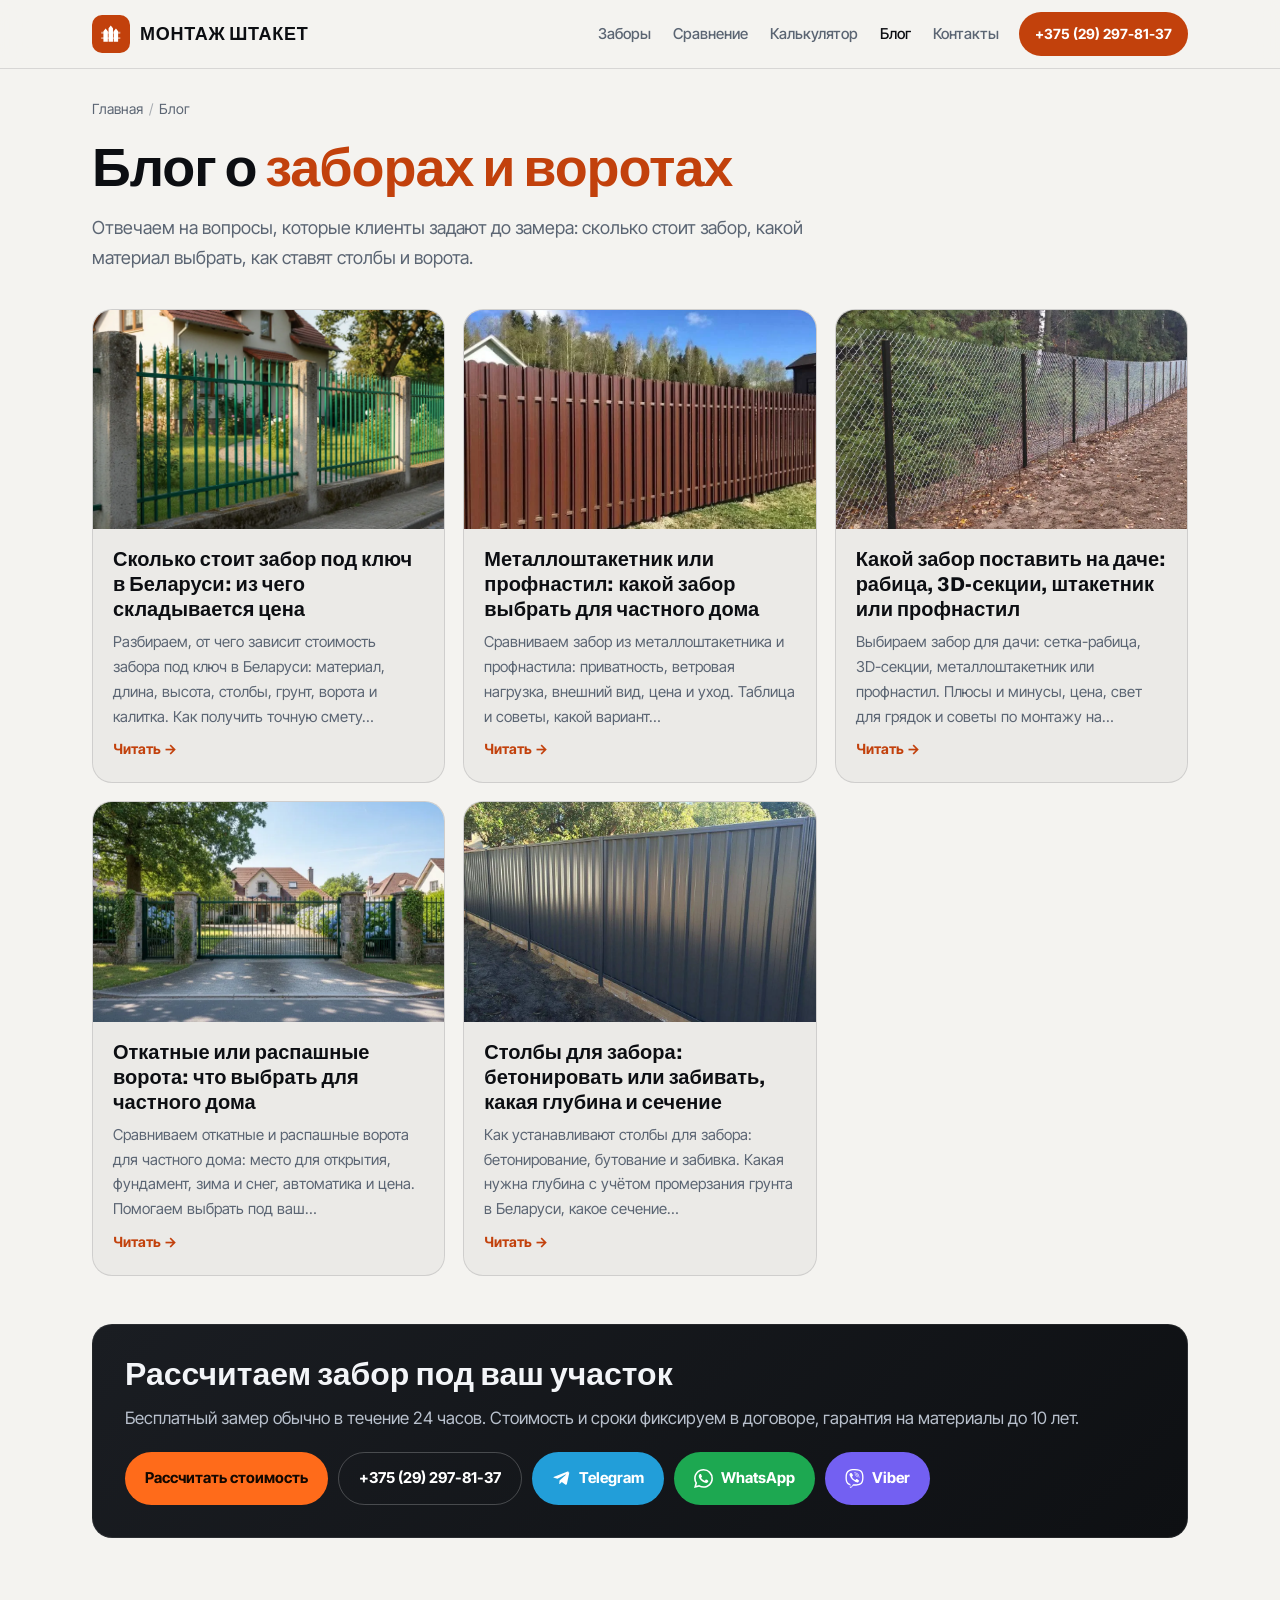
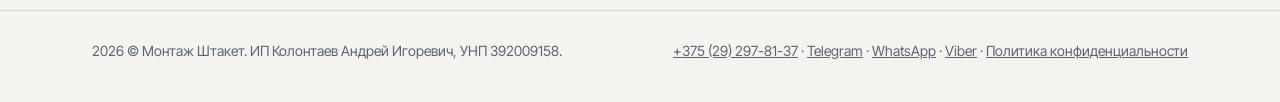
<file: blog/index.html>
<!DOCTYPE html>
<html lang="ru">
<head>
<meta charset="utf-8">
<meta name="viewport" content="width=device-width, initial-scale=1">
<title>Блог о заборах, воротах и калитках | Монтаж Штакет</title>
<meta name="description" content="Статьи о заборах под ключ: сколько стоит забор, штакетник или профнастил, какой забор поставить на даче, откатные или распашные ворота, установка столбов.">
<meta name="robots" content="index, follow, max-image-preview:large">
<link rel="canonical" href="https://xn--80aapcvihh1bcd1e.xn--90ais/blog/">
<meta property="og:type" content="website">
<meta property="og:locale" content="ru_BY">
<meta property="og:site_name" content="Монтаж Штакет">
<meta property="og:url" content="https://xn--80aapcvihh1bcd1e.xn--90ais/blog/">
<meta property="og:title" content="Блог о заборах, воротах и калитках | Монтаж Штакет">
<meta property="og:description" content="Статьи о заборах под ключ: сколько стоит забор, штакетник или профнастил, какой забор поставить на даче, откатные или распашные ворота, установка столбов.">
<meta property="og:image" content="https://xn--80aapcvihh1bcd1e.xn--90ais/img/og-image.jpg">
<meta property="og:image:width" content="1200">
<meta property="og:image:height" content="630">
<meta name="twitter:card" content="summary_large_image">
<link rel="icon" href="/favicon.ico" sizes="48x48">
<link rel="icon" href="/img/favicon.svg" type="image/svg+xml">
<link rel="apple-touch-icon" href="/img/apple-touch-icon.png">
<link rel="preconnect" href="https://fonts.googleapis.com">
<link rel="preconnect" href="https://fonts.gstatic.com" crossorigin>
<link href="https://fonts.googleapis.com/css2?family=Archivo:wght@700;800&family=Inter+Tight:wght@400;500;600;700&display=swap" rel="stylesheet">
<link rel="stylesheet" href="/blog.css">
<meta name="theme-color" content="#0A0B0D">
<script>
(function(){try{var t=localStorage.getItem('krov-theme');if(!t)t=matchMedia('(prefers-color-scheme: light)').matches?'light':'dark';document.documentElement.setAttribute('data-theme',t);}catch(e){}})();
</script>
<script type="application/ld+json">
{
 "@context": "https://schema.org",
 "@graph": [
  {
   "@type": "Blog",
   "@id": "https://xn--80aapcvihh1bcd1e.xn--90ais/blog/#blog",
   "name": "Блог «Монтаж Штакет» — заборы, ворота и калитки",
   "url": "https://xn--80aapcvihh1bcd1e.xn--90ais/blog/",
   "inLanguage": "ru-BY",
   "publisher": {
    "@type": "HomeAndConstructionBusiness",
    "@id": "https://xn--80aapcvihh1bcd1e.xn--90ais/#org",
    "name": "Монтаж Штакет",
    "legalName": "ИП Колонтаев Андрей Игоревич",
    "taxID": "392009158",
    "url": "https://xn--80aapcvihh1bcd1e.xn--90ais/",
    "telephone": "+375292978137",
    "logo": "https://xn--80aapcvihh1bcd1e.xn--90ais/img/icon-512.png"
   },
   "blogPost": [
    {
     "@type": "BlogPosting",
     "headline": "Сколько стоит забор под ключ в Беларуси: из чего складывается цена",
     "url": "https://xn--80aapcvihh1bcd1e.xn--90ais/blog/skolko-stoit-zabor-pod-klyuch/",
     "datePublished": "2026-09-23"
    },
    {
     "@type": "BlogPosting",
     "headline": "Металлоштакетник или профнастил: какой забор выбрать для частного дома",
     "url": "https://xn--80aapcvihh1bcd1e.xn--90ais/blog/shtaketnik-ili-profnastil/",
     "datePublished": "2026-09-23"
    },
    {
     "@type": "BlogPosting",
     "headline": "Какой забор поставить на даче: рабица, 3D-секции, штакетник или профнастил",
     "url": "https://xn--80aapcvihh1bcd1e.xn--90ais/blog/kakoj-zabor-postavit-na-dache/",
     "datePublished": "2026-09-23"
    },
    {
     "@type": "BlogPosting",
     "headline": "Откатные или распашные ворота: что выбрать для частного дома",
     "url": "https://xn--80aapcvihh1bcd1e.xn--90ais/blog/otkatnye-ili-raspashnye-vorota/",
     "datePublished": "2026-09-23"
    },
    {
     "@type": "BlogPosting",
     "headline": "Столбы для забора: бетонировать или забивать, какая глубина и сечение",
     "url": "https://xn--80aapcvihh1bcd1e.xn--90ais/blog/stolby-dlya-zabora/",
     "datePublished": "2026-09-23"
    }
   ]
  },
  {
   "@type": "BreadcrumbList",
   "itemListElement": [
    {
     "@type": "ListItem",
     "position": 1,
     "name": "Главная",
     "item": "https://xn--80aapcvihh1bcd1e.xn--90ais/"
    },
    {
     "@type": "ListItem",
     "position": 2,
     "name": "Блог",
     "item": "https://xn--80aapcvihh1bcd1e.xn--90ais/blog/"
    }
   ]
  }
 ]
}
</script>
</head>
<body>
<header class="bh"><div class="wrap bh__in">
  <a class="logo" href="/" aria-label="Монтаж Штакет — на главную"><span class="logo__mark"><svg viewBox="0 0 32 32" aria-hidden="true"><path d="M3 13.2h26v2.6H3zM3 20.6h26v2.6H3z" opacity=".5"/><path d="M6 27V12.5l3-3.8 3 3.8V27zM13 27V8.5l3-3.8 3 3.8V27zM20 27V12.5l3-3.8 3 3.8V27z"/></svg></span><span>Монтаж Штакет</span></a>
  <nav class="bh__nav" aria-label="Основное меню">
    <a href="/#fences">Заборы</a><a href="/#compare">Сравнение</a><a href="/#calc">Калькулятор</a><a href="/blog/" aria-current="page">Блог</a><a href="/#contacts">Контакты</a>
  </nav>
  <a class="bh__phone" href="tel:+375292978137">+375 (29) 297-81-37</a>
</div></header>
<main class="wrap page">
  <ol class="crumbs"><li><a href="/">Главная</a></li><li aria-current="page">Блог</li></ol>
  <h1>Блог о <em>заборах и воротах</em></h1>
  <p class="lead">Отвечаем на вопросы, которые клиенты задают до замера: сколько стоит забор, какой материал выбрать, как ставят столбы и ворота.</p>
  <div class="cards"><a class="card" href="/blog/skolko-stoit-zabor-pod-klyuch/">
  <div class="card__img"><img src="/img/hero-3.webp" width="1600" height="914" loading="lazy" decoding="async" alt="Сколько стоит забор под ключ: из чего складывается цена"></div>
  <div class="card__b"><h3>Сколько стоит забор под ключ в Беларуси: из чего складывается цена</h3><p>Разбираем, от чего зависит стоимость забора под ключ в Беларуси: материал, длина, высота, столбы, грунт, ворота и калитка. Как получить точную смету…</p><span>Читать →</span></div>
</a><a class="card" href="/blog/shtaketnik-ili-profnastil/">
  <div class="card__img"><img src="/img/fence-shtaket.webp" width="800" height="600" loading="lazy" decoding="async" alt="Металлоштакетник или профнастил: что выбрать для частного дома"></div>
  <div class="card__b"><h3>Металлоштакетник или профнастил: какой забор выбрать для частного дома</h3><p>Сравниваем забор из металлоштакетника и профнастила: приватность, ветровая нагрузка, внешний вид, цена и уход. Таблица и советы, какой вариант…</p><span>Читать →</span></div>
</a><a class="card" href="/blog/kakoj-zabor-postavit-na-dache/">
  <div class="card__img"><img src="/img/fence-rabica.webp" width="1100" height="825" loading="lazy" decoding="async" alt="Какой забор поставить на даче"></div>
  <div class="card__b"><h3>Какой забор поставить на даче: рабица, 3D-секции, штакетник или профнастил</h3><p>Выбираем забор для дачи: сетка-рабица, 3D-секции, металлоштакетник или профнастил. Плюсы и минусы, цена, свет для грядок и советы по монтажу на…</p><span>Читать →</span></div>
</a><a class="card" href="/blog/otkatnye-ili-raspashnye-vorota/">
  <div class="card__img"><img src="/img/work-6.webp" width="900" height="656" loading="lazy" decoding="async" alt="Откатные или распашные ворота: что выбрать"></div>
  <div class="card__b"><h3>Откатные или распашные ворота: что выбрать для частного дома</h3><p>Сравниваем откатные и распашные ворота для частного дома: место для открытия, фундамент, зима и снег, автоматика и цена. Помогаем выбрать под ваш…</p><span>Читать →</span></div>
</a><a class="card" href="/blog/stolby-dlya-zabora/">
  <div class="card__img"><img src="/img/fence-profnastil.webp" width="1024" height="768" loading="lazy" decoding="async" alt="Столбы для забора: бетонировать или забивать"></div>
  <div class="card__b"><h3>Столбы для забора: бетонировать или забивать, какая глубина и сечение</h3><p>Как устанавливают столбы для забора: бетонирование, бутование и забивка. Какая нужна глубина с учётом промерзания грунта в Беларуси, какое сечение…</p><span>Читать →</span></div>
</a></div>
  <section class="cta">
  <h2>Рассчитаем забор под ваш участок</h2>
  <p>Бесплатный замер обычно в течение 24 часов. Стоимость и сроки фиксируем в договоре, гарантия на материалы до 10 лет.</p>
  <div class="btns">
    <a class="btn btn--accent" href="/#calc">Рассчитать стоимость</a>
    <a class="btn btn--ghost" href="tel:+375292978137">+375 (29) 297-81-37</a>
    <a class="btn btn--tg" href="https://t.me/andreew_8" target="_blank" rel="noopener"><svg viewBox="0 0 24 24" aria-hidden="true"><path d="M21.9 4.3 18.8 19c-.2 1-.9 1.3-1.7.8l-4.7-3.5-2.3 2.2c-.3.3-.5.5-.9.5l.3-4.4 8.1-7.3c.4-.3-.1-.5-.6-.2L6.9 12.4l-4.3-1.3c-.9-.3-.9-.9.2-1.4l16.9-6.5c.8-.3 1.5.2 1.2 1.1z"/></svg>Telegram</a>
    <a class="btn btn--wa" href="https://wa.me/375292978137" target="_blank" rel="noopener"><svg viewBox="0 0 24 24" fill="currentColor" aria-hidden="true"><path d="M17.472 14.382c-.297-.149-1.758-.867-2.03-.967-.273-.099-.471-.148-.67.15-.197.297-.767.966-.94 1.164-.173.199-.347.223-.644.075-.297-.15-1.255-.463-2.39-1.475-.883-.788-1.48-1.761-1.653-2.059-.173-.297-.018-.458.13-.606.134-.133.298-.347.446-.52.149-.174.198-.298.298-.497.099-.198.05-.371-.025-.52-.075-.149-.669-1.612-.916-2.207-.242-.579-.487-.5-.669-.51-.173-.008-.371-.01-.57-.01-.198 0-.52.074-.792.372-.272.297-1.04 1.016-1.04 2.479 0 1.462 1.065 2.875 1.213 3.074.149.198 2.096 3.2 5.077 4.487.709.306 1.262.489 1.694.625.712.227 1.36.195 1.871.118.571-.085 1.758-.719 2.006-1.413.248-.694.248-1.289.173-1.413-.074-.124-.272-.198-.57-.347m-5.421 7.403h-.004a9.87 9.87 0 01-5.031-1.378l-.361-.214-3.741.982.998-3.648-.235-.374a9.86 9.86 0 01-1.51-5.26c.001-5.45 4.436-9.884 9.888-9.884 2.64 0 5.122 1.03 6.988 2.898a9.825 9.825 0 012.893 6.994c-.003 5.45-4.437 9.884-9.885 9.884m8.413-18.297A11.815 11.815 0 0012.05 0C5.495 0 .16 5.335.157 11.892c0 2.096.547 4.142 1.588 5.945L.057 24l6.305-1.654a11.882 11.882 0 005.683 1.448h.005c6.554 0 11.89-5.335 11.893-11.893a11.821 11.821 0 00-3.48-8.413Z"/></svg>WhatsApp</a>
    <a class="btn btn--vb" href="viber://chat?number=%2B375292978137"><svg viewBox="0 0 24 24" fill="currentColor" aria-hidden="true"><path d="M11.4 0C9.473.028 5.333.344 3.02 2.467 1.302 4.187.696 6.7.633 9.817.57 12.933.488 18.776 6.12 20.36h.003l-.004 2.416s-.037.977.61 1.177c.777.242 1.234-.5 1.98-1.302.407-.44.972-1.084 1.397-1.58 3.85.326 6.812-.416 7.15-.525.776-.252 5.176-.816 5.892-6.657.74-6.02-.36-9.83-2.34-11.546-.596-.55-3.006-2.3-8.375-2.323 0 0-.395-.025-1.037-.017zm.058 1.693c.545-.004.88.017.88.017 4.542.02 6.717 1.388 7.222 1.846 1.675 1.435 2.53 4.868 1.906 9.897v.002c-.604 4.878-4.174 5.184-4.832 5.395-.28.09-2.882.737-6.153.524 0 0-2.436 2.94-3.197 3.704-.12.12-.26.167-.352.144-.13-.033-.166-.188-.165-.414l.02-4.018c-4.762-1.32-4.485-6.292-4.43-8.895.054-2.604.543-4.738 1.996-6.173 1.96-1.773 5.474-2.018 7.11-2.03zm.38 2.602c-.167 0-.303.135-.304.302 0 .167.133.303.3.305 1.624.01 2.946.537 4.028 1.592 1.073 1.046 1.62 2.468 1.633 4.334.002.167.14.3.307.3.166-.002.3-.138.3-.304-.014-1.984-.618-3.596-1.816-4.764-1.19-1.16-2.692-1.753-4.447-1.765zm-3.96.695c-.19-.032-.4.005-.616.117l-.01.002c-.43.247-.816.562-1.146.932-.002.004-.006.004-.008.008-.267.323-.42.638-.46.948-.008.046-.01.093-.007.14 0 .136.022.27.065.4l.013.01c.135.48.473 1.276 1.205 2.604.42.768.903 1.5 1.446 2.186.27.344.56.673.87.984l.132.132c.31.308.64.6.984.87.686.543 1.418 1.027 2.186 1.447 1.328.733 2.126 1.07 2.604 1.206l.01.014c.13.042.265.064.402.063.046.002.092 0 .138-.008.31-.036.627-.19.948-.46.004 0 .003-.002.008-.005.37-.33.683-.72.93-1.148l.003-.01c.225-.432.15-.842-.18-1.12-.004 0-.698-.58-1.037-.83-.36-.255-.73-.492-1.113-.71-.51-.285-1.032-.106-1.248.174l-.447.564c-.23.283-.657.246-.657.246-3.12-.796-3.955-3.955-3.955-3.955s-.037-.426.248-.656l.563-.448c.277-.215.456-.737.17-1.248-.217-.383-.454-.756-.71-1.115-.25-.34-.826-1.033-.83-1.035-.137-.165-.31-.265-.502-.297zm4.49.88c-.158.002-.29.124-.3.282-.01.167.115.312.282.324 1.16.085 2.017.466 2.645 1.15.63.688.93 1.524.906 2.57-.002.168.13.306.3.31.166.003.305-.13.31-.297.025-1.175-.334-2.193-1.067-2.994-.74-.81-1.777-1.253-3.05-1.346h-.024zm.463 1.63c-.16.002-.29.127-.3.287-.008.167.12.31.288.32.523.028.875.175 1.113.422.24.245.388.62.416 1.164.01.167.15.295.318.287.167-.008.295-.15.287-.317-.03-.644-.215-1.178-.58-1.557-.367-.378-.893-.574-1.52-.607h-.018z"/></svg>Viber</a>
  </div>
</section>
</main>
<footer class="bf"><div class="wrap bf__in">
  <span>2026 © Монтаж Штакет. ИП Колонтаев Андрей Игоревич, УНП 392009158.</span>
  <span><a href="tel:+375292978137">+375 (29) 297-81-37</a> · <a href="https://t.me/andreew_8">Telegram</a> · <a href="https://wa.me/375292978137">WhatsApp</a> · <a href="viber://chat?number=%2B375292978137">Viber</a> · <a href="/privacy/">Политика конфиденциальности</a></span>
</div></footer>
</body>
</html>
</file>
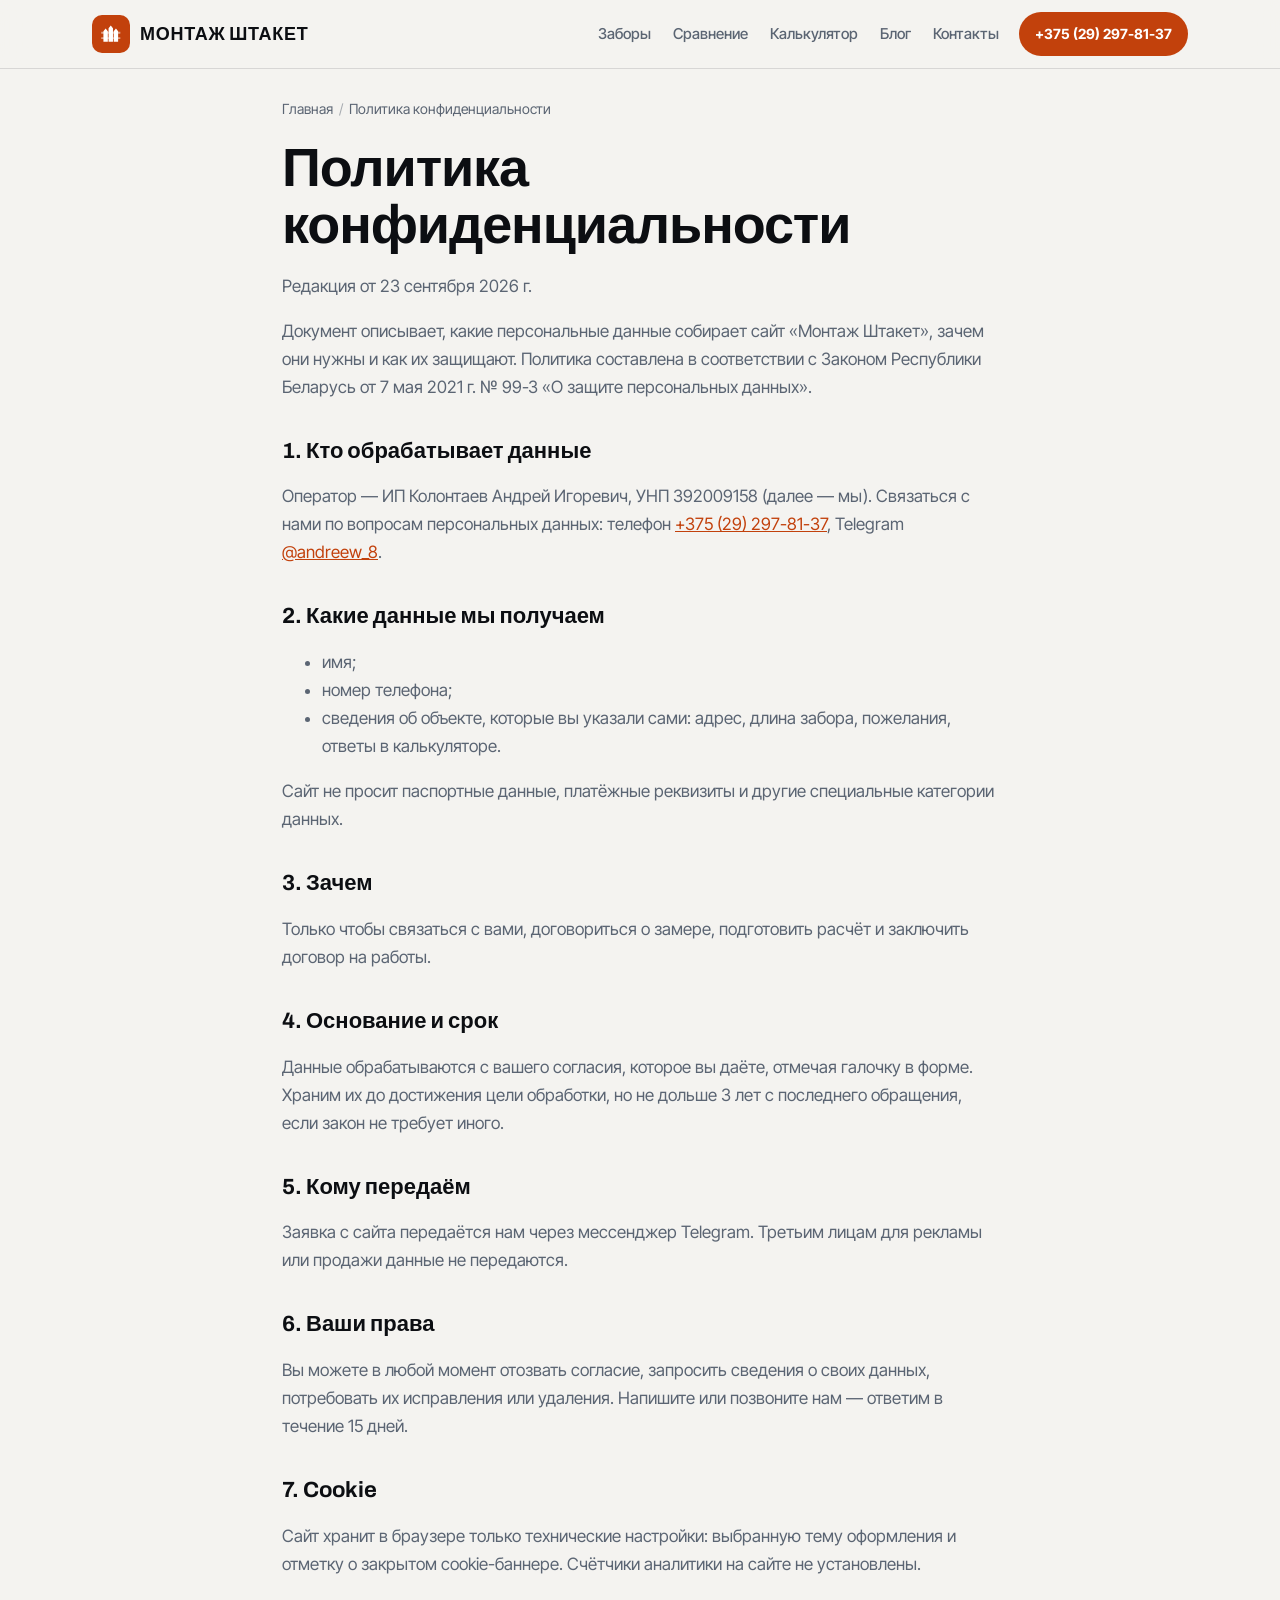
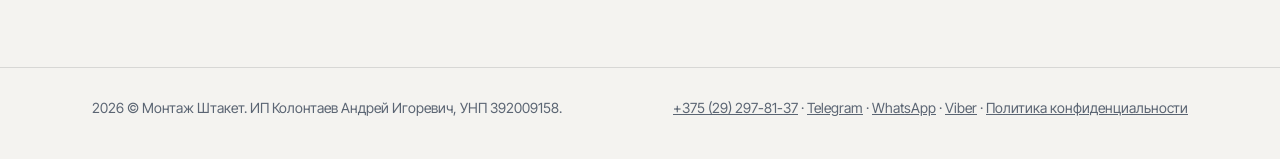
<file: privacy/index.html>
<!DOCTYPE html>
<html lang="ru">
<head>
<meta charset="utf-8">
<meta name="viewport" content="width=device-width, initial-scale=1">
<title>Политика конфиденциальности | Монтаж Штакет</title>
<meta name="description" content="Как ИП Колонтаев Андрей Игоревич обрабатывает персональные данные, которые вы оставляете в заявке на сайте «Монтаж Штакет».">
<meta name="robots" content="index, follow, max-image-preview:large">
<link rel="canonical" href="https://xn--80aapcvihh1bcd1e.xn--90ais/privacy/">
<meta property="og:type" content="website">
<meta property="og:locale" content="ru_BY">
<meta property="og:site_name" content="Монтаж Штакет">
<meta property="og:url" content="https://xn--80aapcvihh1bcd1e.xn--90ais/privacy/">
<meta property="og:title" content="Политика конфиденциальности | Монтаж Штакет">
<meta property="og:description" content="Как ИП Колонтаев Андрей Игоревич обрабатывает персональные данные, которые вы оставляете в заявке на сайте «Монтаж Штакет».">
<meta property="og:image" content="https://xn--80aapcvihh1bcd1e.xn--90ais/img/og-image.jpg">
<meta property="og:image:width" content="1200">
<meta property="og:image:height" content="630">
<meta name="twitter:card" content="summary_large_image">
<link rel="icon" href="/favicon.ico" sizes="48x48">
<link rel="icon" href="/img/favicon.svg" type="image/svg+xml">
<link rel="apple-touch-icon" href="/img/apple-touch-icon.png">
<link rel="preconnect" href="https://fonts.googleapis.com">
<link rel="preconnect" href="https://fonts.gstatic.com" crossorigin>
<link href="https://fonts.googleapis.com/css2?family=Archivo:wght@700;800&family=Inter+Tight:wght@400;500;600;700&display=swap" rel="stylesheet">
<link rel="stylesheet" href="/blog.css">
<meta name="theme-color" content="#0A0B0D">
<script>
(function(){try{var t=localStorage.getItem('krov-theme');if(!t)t=matchMedia('(prefers-color-scheme: light)').matches?'light':'dark';document.documentElement.setAttribute('data-theme',t);}catch(e){}})();
</script>
</head>
<body>
<header class="bh"><div class="wrap bh__in">
  <a class="logo" href="/" aria-label="Монтаж Штакет — на главную"><span class="logo__mark"><svg viewBox="0 0 32 32" aria-hidden="true"><path d="M3 13.2h26v2.6H3zM3 20.6h26v2.6H3z" opacity=".5"/><path d="M6 27V12.5l3-3.8 3 3.8V27zM13 27V8.5l3-3.8 3 3.8V27zM20 27V12.5l3-3.8 3 3.8V27z"/></svg></span><span>Монтаж Штакет</span></a>
  <nav class="bh__nav" aria-label="Основное меню">
    <a href="/#fences">Заборы</a><a href="/#compare">Сравнение</a><a href="/#calc">Калькулятор</a><a href="/blog/">Блог</a><a href="/#contacts">Контакты</a>
  </nav>
  <a class="bh__phone" href="tel:+375292978137">+375 (29) 297-81-37</a>
</div></header>
<main class="wrap page doc">
  <ol class="crumbs"><li><a href="/">Главная</a></li><li aria-current="page">Политика конфиденциальности</li></ol>
  <h1>Политика конфиденциальности</h1>
  <p>Редакция от 23 сентября 2026 г.</p>
  <p>Документ описывает, какие персональные данные собирает сайт «Монтаж Штакет», зачем они нужны и как их защищают. Политика составлена в соответствии с Законом Республики Беларусь от 7 мая 2021 г. № 99-З «О защите персональных данных».</p>
  <h2>1. Кто обрабатывает данные</h2>
  <p>Оператор — ИП Колонтаев Андрей Игоревич, УНП 392009158 (далее — мы). Связаться с нами по вопросам персональных данных: телефон <a href="tel:+375292978137">+375 (29) 297-81-37</a>, Telegram <a href="https://t.me/andreew_8">@andreew_8</a>.</p>
  <h2>2. Какие данные мы получаем</h2>
  <ul><li>имя;</li><li>номер телефона;</li><li>сведения об объекте, которые вы указали сами: адрес, длина забора, пожелания, ответы в калькуляторе.</li></ul>
  <p>Сайт не просит паспортные данные, платёжные реквизиты и другие специальные категории данных.</p>
  <h2>3. Зачем</h2>
  <p>Только чтобы связаться с вами, договориться о замере, подготовить расчёт и заключить договор на работы.</p>
  <h2>4. Основание и срок</h2>
  <p>Данные обрабатываются с вашего согласия, которое вы даёте, отмечая галочку в форме. Храним их до достижения цели обработки, но не дольше 3 лет с последнего обращения, если закон не требует иного.</p>
  <h2>5. Кому передаём</h2>
  <p>Заявка с сайта передаётся нам через мессенджер Telegram. Третьим лицам для рекламы или продажи данные не передаются.</p>
  <h2>6. Ваши права</h2>
  <p>Вы можете в любой момент отозвать согласие, запросить сведения о своих данных, потребовать их исправления или удаления. Напишите или позвоните нам — ответим в течение 15 дней.</p>
  <h2>7. Cookie</h2>
  <p>Сайт хранит в браузере только технические настройки: выбранную тему оформления и отметку о закрытом cookie-баннере. Счётчики аналитики на сайте не установлены.</p>
</main>
<footer class="bf"><div class="wrap bf__in">
  <span>2026 © Монтаж Штакет. ИП Колонтаев Андрей Игоревич, УНП 392009158.</span>
  <span><a href="tel:+375292978137">+375 (29) 297-81-37</a> · <a href="https://t.me/andreew_8">Telegram</a> · <a href="https://wa.me/375292978137">WhatsApp</a> · <a href="viber://chat?number=%2B375292978137">Viber</a> · <a href="/privacy/">Политика конфиденциальности</a></span>
</div></footer>
</body>
</html>
</file>
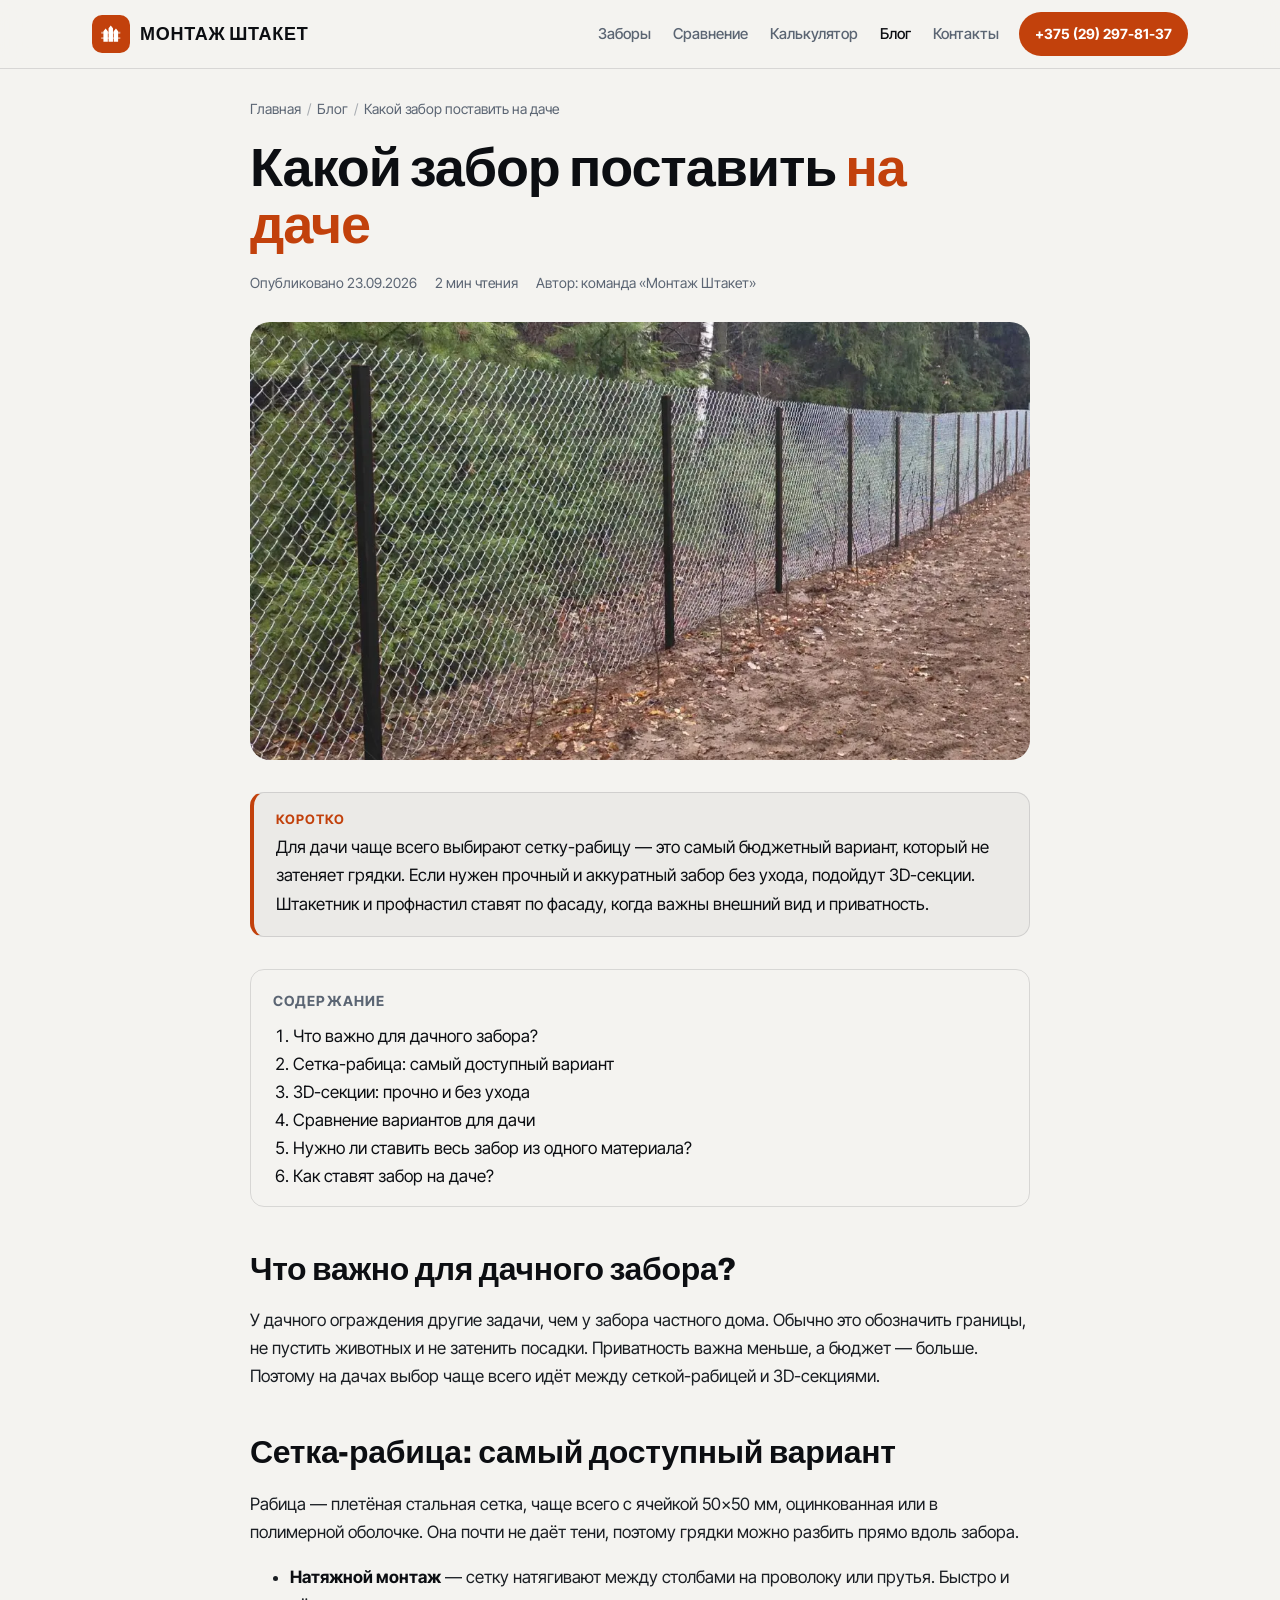
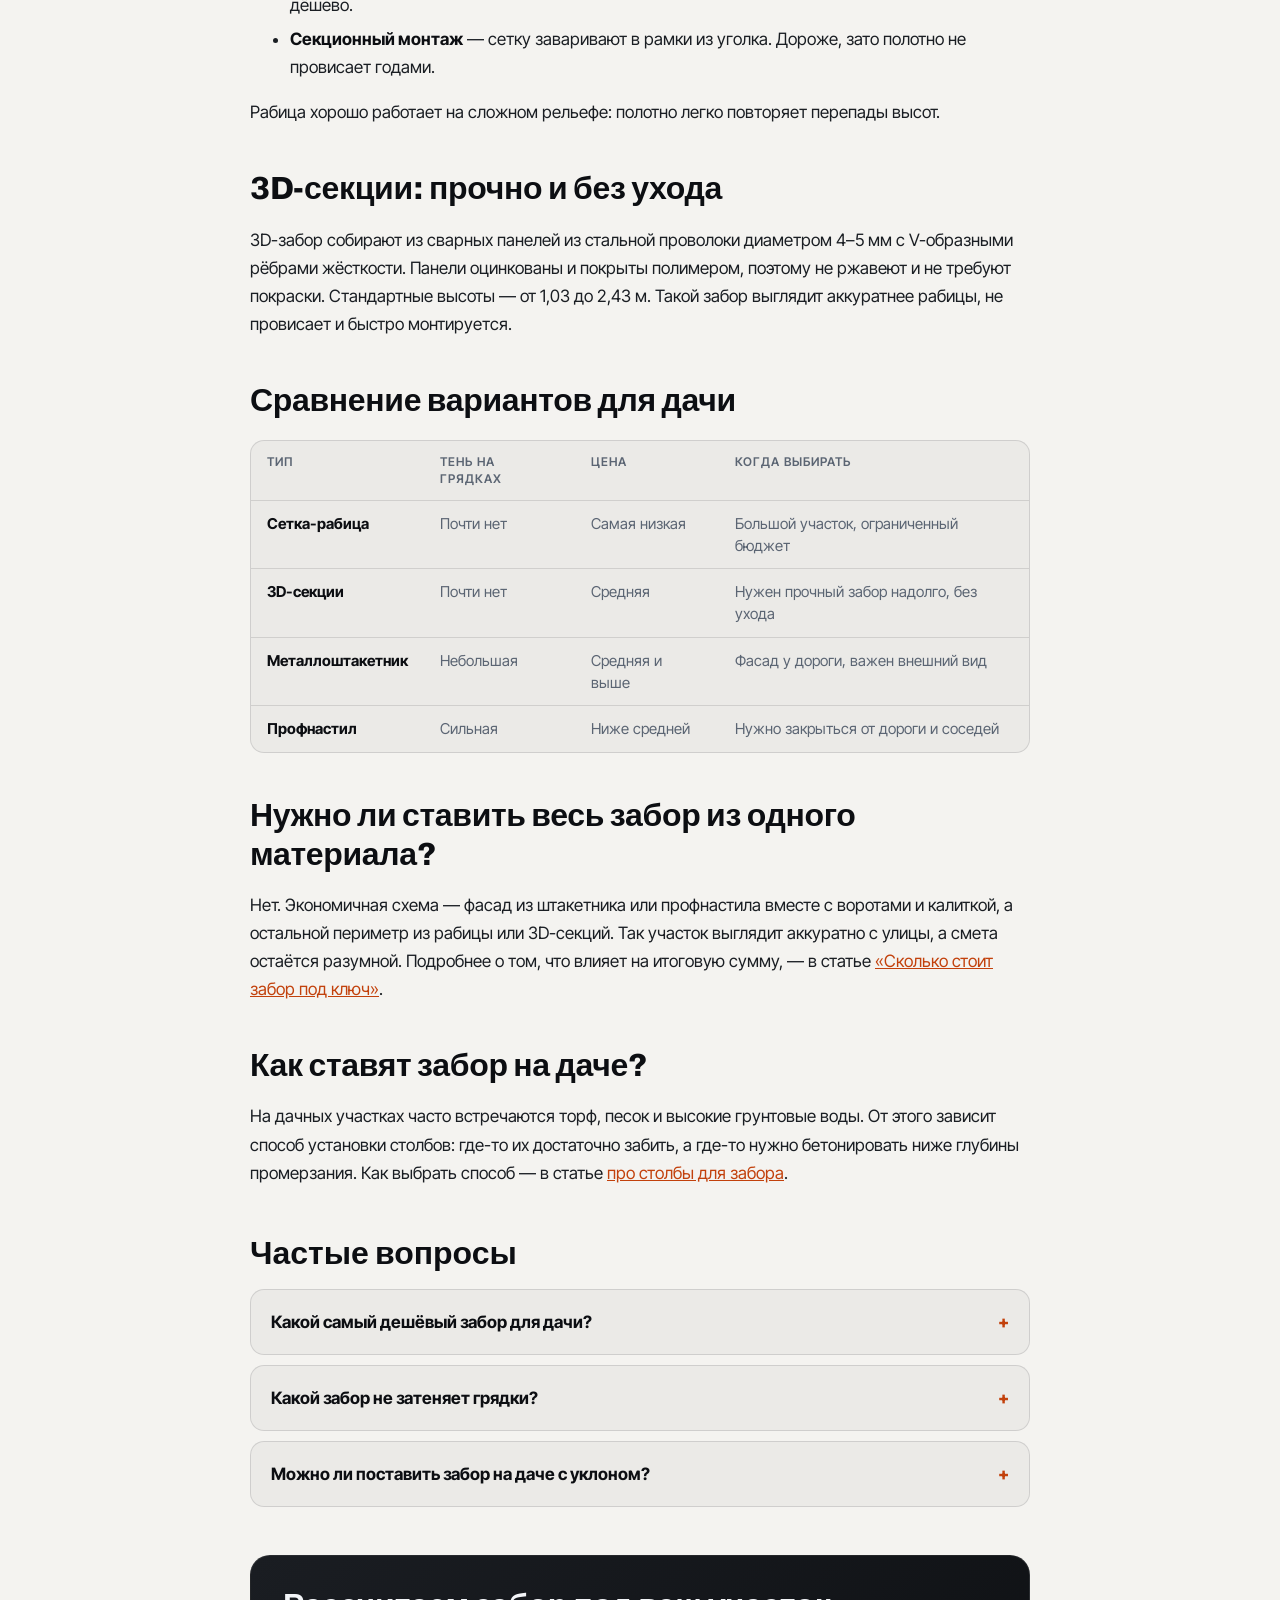
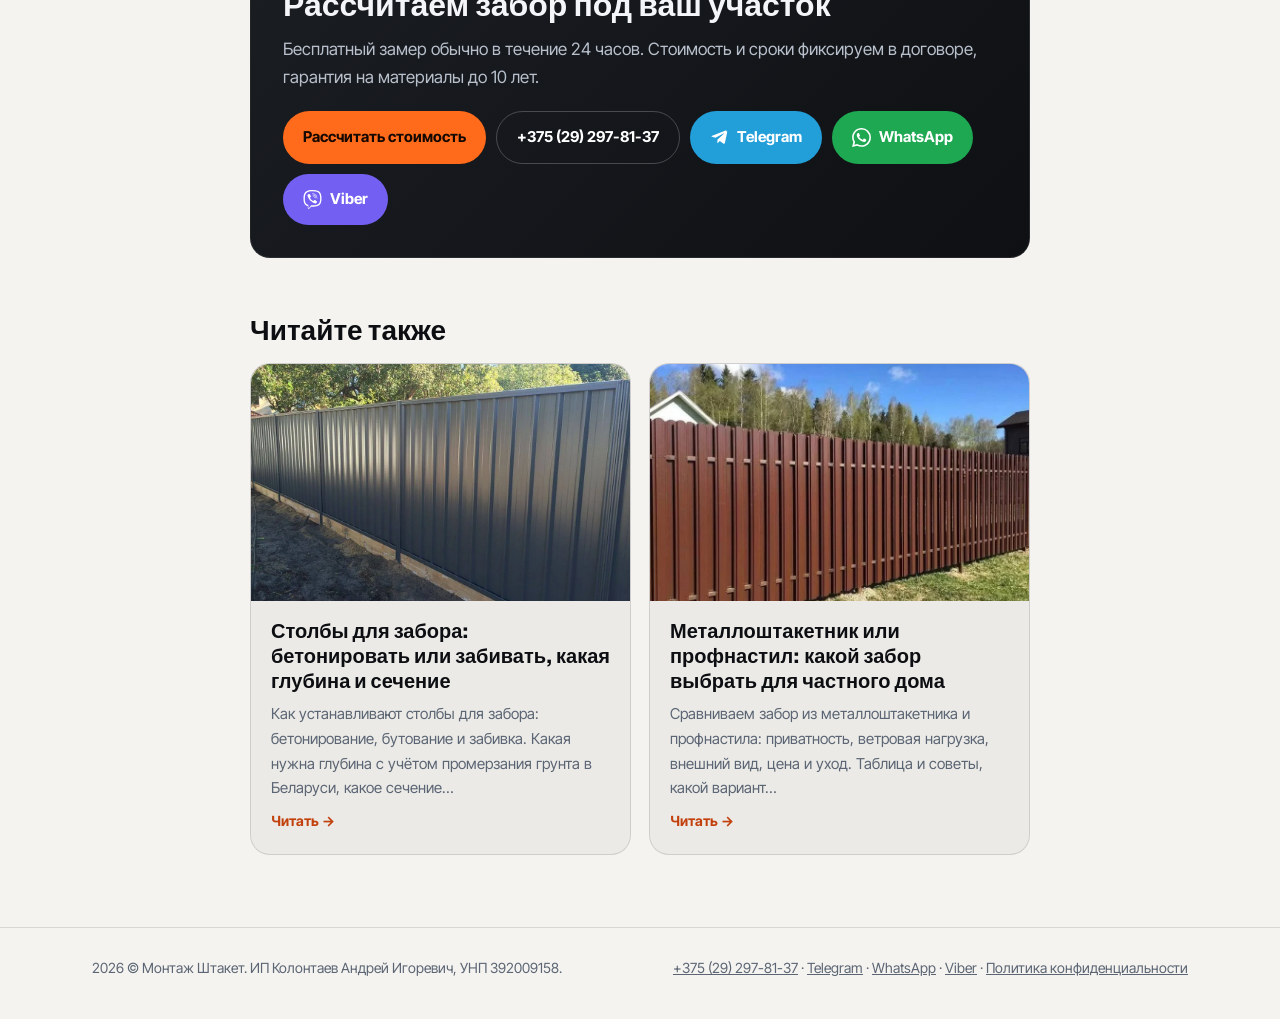
<file: blog/kakoj-zabor-postavit-na-dache/index.html>
<!DOCTYPE html>
<html lang="ru">
<head>
<meta charset="utf-8">
<meta name="viewport" content="width=device-width, initial-scale=1">
<title>Какой забор поставить на даче | Монтаж Штакет</title>
<meta name="description" content="Выбираем забор для дачи: сетка-рабица, 3D-секции, металлоштакетник или профнастил. Плюсы и минусы, цена, свет для грядок и советы по монтажу на неровном участке.">
<meta name="robots" content="index, follow, max-image-preview:large">
<link rel="canonical" href="https://xn--80aapcvihh1bcd1e.xn--90ais/blog/kakoj-zabor-postavit-na-dache/">
<meta property="og:type" content="article">
<meta property="og:locale" content="ru_BY">
<meta property="og:site_name" content="Монтаж Штакет">
<meta property="og:url" content="https://xn--80aapcvihh1bcd1e.xn--90ais/blog/kakoj-zabor-postavit-na-dache/">
<meta property="og:title" content="Какой забор поставить на даче | Монтаж Штакет">
<meta property="og:description" content="Выбираем забор для дачи: сетка-рабица, 3D-секции, металлоштакетник или профнастил. Плюсы и минусы, цена, свет для грядок и советы по монтажу на неровном участке.">
<meta property="og:image" content="https://xn--80aapcvihh1bcd1e.xn--90ais/img/blog/kakoj-zabor-postavit-na-dache.jpg">
<meta property="og:image:width" content="1200">
<meta property="og:image:height" content="630">
<meta name="twitter:card" content="summary_large_image">
<link rel="icon" href="/favicon.ico" sizes="48x48">
<link rel="icon" href="/img/favicon.svg" type="image/svg+xml">
<link rel="apple-touch-icon" href="/img/apple-touch-icon.png">
<link rel="preconnect" href="https://fonts.googleapis.com">
<link rel="preconnect" href="https://fonts.gstatic.com" crossorigin>
<link href="https://fonts.googleapis.com/css2?family=Archivo:wght@700;800&family=Inter+Tight:wght@400;500;600;700&display=swap" rel="stylesheet">
<link rel="stylesheet" href="/blog.css">
<meta name="theme-color" content="#0A0B0D">
<script>
(function(){try{var t=localStorage.getItem('krov-theme');if(!t)t=matchMedia('(prefers-color-scheme: light)').matches?'light':'dark';document.documentElement.setAttribute('data-theme',t);}catch(e){}})();
</script>
<script type="application/ld+json">
{
 "@context": "https://schema.org",
 "@graph": [
  {
   "@type": "BlogPosting",
   "@id": "https://xn--80aapcvihh1bcd1e.xn--90ais/blog/kakoj-zabor-postavit-na-dache/#article",
   "headline": "Какой забор поставить на даче: рабица, 3D-секции, штакетник или профнастил",
   "description": "Выбираем забор для дачи: сетка-рабица, 3D-секции, металлоштакетник или профнастил. Плюсы и минусы, цена, свет для грядок и советы по монтажу на неровном участке.",
   "image": [
    "https://xn--80aapcvihh1bcd1e.xn--90ais/img/blog/kakoj-zabor-postavit-na-dache.jpg",
    "https://xn--80aapcvihh1bcd1e.xn--90ais/img/fence-rabica.webp"
   ],
   "datePublished": "2026-09-23",
   "dateModified": "2026-09-23",
   "inLanguage": "ru-BY",
   "mainEntityOfPage": "https://xn--80aapcvihh1bcd1e.xn--90ais/blog/kakoj-zabor-postavit-na-dache/",
   "wordCount": 300,
   "author": {
    "@type": "Organization",
    "name": "Монтаж Штакет",
    "url": "https://xn--80aapcvihh1bcd1e.xn--90ais/"
   },
   "publisher": {
    "@type": "HomeAndConstructionBusiness",
    "@id": "https://xn--80aapcvihh1bcd1e.xn--90ais/#org",
    "name": "Монтаж Штакет",
    "legalName": "ИП Колонтаев Андрей Игоревич",
    "taxID": "392009158",
    "url": "https://xn--80aapcvihh1bcd1e.xn--90ais/",
    "telephone": "+375292978137",
    "logo": "https://xn--80aapcvihh1bcd1e.xn--90ais/img/icon-512.png"
   },
   "about": [
    "забор",
    "установка забора",
    "Беларусь"
   ],
   "speakable": {
    "@type": "SpeakableSpecification",
    "cssSelector": [
     ".tldr p",
     ".qa summary",
     ".qa details p"
    ]
   }
  },
  {
   "@type": "BreadcrumbList",
   "itemListElement": [
    {
     "@type": "ListItem",
     "position": 1,
     "name": "Главная",
     "item": "https://xn--80aapcvihh1bcd1e.xn--90ais/"
    },
    {
     "@type": "ListItem",
     "position": 2,
     "name": "Блог",
     "item": "https://xn--80aapcvihh1bcd1e.xn--90ais/blog/"
    },
    {
     "@type": "ListItem",
     "position": 3,
     "name": "Какой забор поставить на даче: рабица, 3D-секции, штакетник или профнастил",
     "item": "https://xn--80aapcvihh1bcd1e.xn--90ais/blog/kakoj-zabor-postavit-na-dache/"
    }
   ]
  },
  {
   "@type": "FAQPage",
   "mainEntity": [
    {
     "@type": "Question",
     "name": "Какой самый дешёвый забор для дачи?",
     "acceptedAnswer": {
      "@type": "Answer",
      "text": "Самый бюджетный вариант — сетка-рабица с натяжным монтажом. Она дешевле остальных материалов и быстро устанавливается."
     }
    },
    {
     "@type": "Question",
     "name": "Какой забор не затеняет грядки?",
     "acceptedAnswer": {
      "@type": "Answer",
      "text": "Сетка-рабица и 3D-секции почти не дают тени, поэтому грядки можно разбивать прямо вдоль забора."
     }
    },
    {
     "@type": "Question",
     "name": "Можно ли поставить забор на даче с уклоном?",
     "acceptedAnswer": {
      "@type": "Answer",
      "text": "Да. Рабица повторяет рельеф, а секционные заборы монтируют ступенями. Способ выбирают на замере."
     }
    }
   ]
  }
 ]
}
</script>
</head>
<body>
<header class="bh"><div class="wrap bh__in">
  <a class="logo" href="/" aria-label="Монтаж Штакет — на главную"><span class="logo__mark"><svg viewBox="0 0 32 32" aria-hidden="true"><path d="M3 13.2h26v2.6H3zM3 20.6h26v2.6H3z" opacity=".5"/><path d="M6 27V12.5l3-3.8 3 3.8V27zM13 27V8.5l3-3.8 3 3.8V27zM20 27V12.5l3-3.8 3 3.8V27z"/></svg></span><span>Монтаж Штакет</span></a>
  <nav class="bh__nav" aria-label="Основное меню">
    <a href="/#fences">Заборы</a><a href="/#compare">Сравнение</a><a href="/#calc">Калькулятор</a><a href="/blog/" aria-current="page">Блог</a><a href="/#contacts">Контакты</a>
  </nav>
  <a class="bh__phone" href="tel:+375292978137">+375 (29) 297-81-37</a>
</div></header>
<main class="wrap">
<article class="art">
  <ol class="crumbs"><li><a href="/">Главная</a></li><li><a href="/blog/">Блог</a></li><li aria-current="page">Какой забор поставить на даче</li></ol>
  <h1>Какой забор поставить <em>на даче</em></h1>
  <div class="meta"><span>Опубликовано <time datetime="2026-09-23">23.09.2026</time></span><span>2 мин чтения</span><span>Автор: команда «Монтаж Штакет»</span></div>
  <figure class="art__img"><img src="/img/fence-rabica.webp" width="1100" height="825" fetchpriority="high" decoding="async" alt="Какой забор поставить на даче"></figure>
  <div class="tldr"><b>Коротко</b><p>Для дачи чаще всего выбирают сетку-рабицу — это самый бюджетный вариант, который не затеняет грядки. Если нужен прочный и аккуратный забор без ухода, подойдут 3D-секции. Штакетник и профнастил ставят по фасаду, когда важны внешний вид и приватность.</p></div>
  <nav class="toc" aria-label="Содержание"><b>Содержание</b><ol><li><a href="#zadachi">Что важно для дачного забора?</a></li><li><a href="#rabica">Сетка-рабица: самый доступный вариант</a></li><li><a href="#3d">3D-секции: прочно и без ухода</a></li><li><a href="#sravnenie">Сравнение вариантов для дачи</a></li><li><a href="#kombinaciya">Нужно ли ставить весь забор из одного материала?</a></li><li><a href="#montazh">Как ставят забор на даче?</a></li></ol></nav>
  <div class="prose">
<h2 id="zadachi">Что важно для дачного забора?</h2>
<p>У дачного ограждения другие задачи, чем у забора частного дома. Обычно это обозначить границы, не пустить животных и не затенить посадки. Приватность важна меньше, а бюджет — больше. Поэтому на дачах выбор чаще всего идёт между сеткой-рабицей и 3D-секциями.</p>

<h2 id="rabica">Сетка-рабица: самый доступный вариант</h2>
<p>Рабица — плетёная стальная сетка, чаще всего с ячейкой 50×50 мм, оцинкованная или в полимерной оболочке. Она почти не даёт тени, поэтому грядки можно разбить прямо вдоль забора.</p>
<ul>
  <li><strong>Натяжной монтаж</strong> — сетку натягивают между столбами на проволоку или прутья. Быстро и дёшево.</li>
  <li><strong>Секционный монтаж</strong> — сетку заваривают в рамки из уголка. Дороже, зато полотно не провисает годами.</li>
</ul>
<p>Рабица хорошо работает на сложном рельефе: полотно легко повторяет перепады высот.</p>

<h2 id="3d">3D-секции: прочно и без ухода</h2>
<p>3D-забор собирают из сварных панелей из стальной проволоки диаметром 4–5 мм с V-образными рёбрами жёсткости. Панели оцинкованы и покрыты полимером, поэтому не ржавеют и не требуют покраски. Стандартные высоты — от 1,03 до 2,43 м. Такой забор выглядит аккуратнее рабицы, не провисает и быстро монтируется.</p>

<h2 id="sravnenie">Сравнение вариантов для дачи</h2>
<div class="table-wrap"><table>
  <thead><tr><th scope="col">Тип</th><th scope="col">Тень на грядках</th><th scope="col">Цена</th><th scope="col">Когда выбирать</th></tr></thead>
  <tbody>
    <tr><th scope="row">Сетка-рабица</th><td>Почти нет</td><td>Самая низкая</td><td>Большой участок, ограниченный бюджет</td></tr>
    <tr><th scope="row">3D-секции</th><td>Почти нет</td><td>Средняя</td><td>Нужен прочный забор надолго, без ухода</td></tr>
    <tr><th scope="row">Металлоштакетник</th><td>Небольшая</td><td>Средняя и выше</td><td>Фасад у дороги, важен внешний вид</td></tr>
    <tr><th scope="row">Профнастил</th><td>Сильная</td><td>Ниже средней</td><td>Нужно закрыться от дороги и соседей</td></tr>
  </tbody>
</table></div>

<h2 id="kombinaciya">Нужно ли ставить весь забор из одного материала?</h2>
<p>Нет. Экономичная схема — фасад из штакетника или профнастила вместе с воротами и калиткой, а остальной периметр из рабицы или 3D-секций. Так участок выглядит аккуратно с улицы, а смета остаётся разумной. Подробнее о том, что влияет на итоговую сумму, — в статье <a href="/blog/skolko-stoit-zabor-pod-klyuch/">«Сколько стоит забор под ключ»</a>.</p>

<h2 id="montazh">Как ставят забор на даче?</h2>
<p>На дачных участках часто встречаются торф, песок и высокие грунтовые воды. От этого зависит способ установки столбов: где-то их достаточно забить, а где-то нужно бетонировать ниже глубины промерзания. Как выбрать способ — в статье <a href="/blog/stolby-dlya-zabora/">про столбы для забора</a>.</p>
</div>
  <section class="qa"><h2>Частые вопросы</h2><details><summary>Какой самый дешёвый забор для дачи?</summary><p>Самый бюджетный вариант — сетка-рабица с натяжным монтажом. Она дешевле остальных материалов и быстро устанавливается.</p></details><details><summary>Какой забор не затеняет грядки?</summary><p>Сетка-рабица и 3D-секции почти не дают тени, поэтому грядки можно разбивать прямо вдоль забора.</p></details><details><summary>Можно ли поставить забор на даче с уклоном?</summary><p>Да. Рабица повторяет рельеф, а секционные заборы монтируют ступенями. Способ выбирают на замере.</p></details></section>
  <section class="cta">
  <h2>Рассчитаем забор под ваш участок</h2>
  <p>Бесплатный замер обычно в течение 24 часов. Стоимость и сроки фиксируем в договоре, гарантия на материалы до 10 лет.</p>
  <div class="btns">
    <a class="btn btn--accent" href="/#calc">Рассчитать стоимость</a>
    <a class="btn btn--ghost" href="tel:+375292978137">+375 (29) 297-81-37</a>
    <a class="btn btn--tg" href="https://t.me/andreew_8" target="_blank" rel="noopener"><svg viewBox="0 0 24 24" aria-hidden="true"><path d="M21.9 4.3 18.8 19c-.2 1-.9 1.3-1.7.8l-4.7-3.5-2.3 2.2c-.3.3-.5.5-.9.5l.3-4.4 8.1-7.3c.4-.3-.1-.5-.6-.2L6.9 12.4l-4.3-1.3c-.9-.3-.9-.9.2-1.4l16.9-6.5c.8-.3 1.5.2 1.2 1.1z"/></svg>Telegram</a>
    <a class="btn btn--wa" href="https://wa.me/375292978137" target="_blank" rel="noopener"><svg viewBox="0 0 24 24" fill="currentColor" aria-hidden="true"><path d="M17.472 14.382c-.297-.149-1.758-.867-2.03-.967-.273-.099-.471-.148-.67.15-.197.297-.767.966-.94 1.164-.173.199-.347.223-.644.075-.297-.15-1.255-.463-2.39-1.475-.883-.788-1.48-1.761-1.653-2.059-.173-.297-.018-.458.13-.606.134-.133.298-.347.446-.52.149-.174.198-.298.298-.497.099-.198.05-.371-.025-.52-.075-.149-.669-1.612-.916-2.207-.242-.579-.487-.5-.669-.51-.173-.008-.371-.01-.57-.01-.198 0-.52.074-.792.372-.272.297-1.04 1.016-1.04 2.479 0 1.462 1.065 2.875 1.213 3.074.149.198 2.096 3.2 5.077 4.487.709.306 1.262.489 1.694.625.712.227 1.36.195 1.871.118.571-.085 1.758-.719 2.006-1.413.248-.694.248-1.289.173-1.413-.074-.124-.272-.198-.57-.347m-5.421 7.403h-.004a9.87 9.87 0 01-5.031-1.378l-.361-.214-3.741.982.998-3.648-.235-.374a9.86 9.86 0 01-1.51-5.26c.001-5.45 4.436-9.884 9.888-9.884 2.64 0 5.122 1.03 6.988 2.898a9.825 9.825 0 012.893 6.994c-.003 5.45-4.437 9.884-9.885 9.884m8.413-18.297A11.815 11.815 0 0012.05 0C5.495 0 .16 5.335.157 11.892c0 2.096.547 4.142 1.588 5.945L.057 24l6.305-1.654a11.882 11.882 0 005.683 1.448h.005c6.554 0 11.89-5.335 11.893-11.893a11.821 11.821 0 00-3.48-8.413Z"/></svg>WhatsApp</a>
    <a class="btn btn--vb" href="viber://chat?number=%2B375292978137"><svg viewBox="0 0 24 24" fill="currentColor" aria-hidden="true"><path d="M11.4 0C9.473.028 5.333.344 3.02 2.467 1.302 4.187.696 6.7.633 9.817.57 12.933.488 18.776 6.12 20.36h.003l-.004 2.416s-.037.977.61 1.177c.777.242 1.234-.5 1.98-1.302.407-.44.972-1.084 1.397-1.58 3.85.326 6.812-.416 7.15-.525.776-.252 5.176-.816 5.892-6.657.74-6.02-.36-9.83-2.34-11.546-.596-.55-3.006-2.3-8.375-2.323 0 0-.395-.025-1.037-.017zm.058 1.693c.545-.004.88.017.88.017 4.542.02 6.717 1.388 7.222 1.846 1.675 1.435 2.53 4.868 1.906 9.897v.002c-.604 4.878-4.174 5.184-4.832 5.395-.28.09-2.882.737-6.153.524 0 0-2.436 2.94-3.197 3.704-.12.12-.26.167-.352.144-.13-.033-.166-.188-.165-.414l.02-4.018c-4.762-1.32-4.485-6.292-4.43-8.895.054-2.604.543-4.738 1.996-6.173 1.96-1.773 5.474-2.018 7.11-2.03zm.38 2.602c-.167 0-.303.135-.304.302 0 .167.133.303.3.305 1.624.01 2.946.537 4.028 1.592 1.073 1.046 1.62 2.468 1.633 4.334.002.167.14.3.307.3.166-.002.3-.138.3-.304-.014-1.984-.618-3.596-1.816-4.764-1.19-1.16-2.692-1.753-4.447-1.765zm-3.96.695c-.19-.032-.4.005-.616.117l-.01.002c-.43.247-.816.562-1.146.932-.002.004-.006.004-.008.008-.267.323-.42.638-.46.948-.008.046-.01.093-.007.14 0 .136.022.27.065.4l.013.01c.135.48.473 1.276 1.205 2.604.42.768.903 1.5 1.446 2.186.27.344.56.673.87.984l.132.132c.31.308.64.6.984.87.686.543 1.418 1.027 2.186 1.447 1.328.733 2.126 1.07 2.604 1.206l.01.014c.13.042.265.064.402.063.046.002.092 0 .138-.008.31-.036.627-.19.948-.46.004 0 .003-.002.008-.005.37-.33.683-.72.93-1.148l.003-.01c.225-.432.15-.842-.18-1.12-.004 0-.698-.58-1.037-.83-.36-.255-.73-.492-1.113-.71-.51-.285-1.032-.106-1.248.174l-.447.564c-.23.283-.657.246-.657.246-3.12-.796-3.955-3.955-3.955-3.955s-.037-.426.248-.656l.563-.448c.277-.215.456-.737.17-1.248-.217-.383-.454-.756-.71-1.115-.25-.34-.826-1.033-.83-1.035-.137-.165-.31-.265-.502-.297zm4.49.88c-.158.002-.29.124-.3.282-.01.167.115.312.282.324 1.16.085 2.017.466 2.645 1.15.63.688.93 1.524.906 2.57-.002.168.13.306.3.31.166.003.305-.13.31-.297.025-1.175-.334-2.193-1.067-2.994-.74-.81-1.777-1.253-3.05-1.346h-.024zm.463 1.63c-.16.002-.29.127-.3.287-.008.167.12.31.288.32.523.028.875.175 1.113.422.24.245.388.62.416 1.164.01.167.15.295.318.287.167-.008.295-.15.287-.317-.03-.644-.215-1.178-.58-1.557-.367-.378-.893-.574-1.52-.607h-.018z"/></svg>Viber</a>
  </div>
</section>
  <section class="related"><h2>Читайте также</h2><div class="cards"><a class="card" href="/blog/stolby-dlya-zabora/">
  <div class="card__img"><img src="/img/fence-profnastil.webp" width="1024" height="768" loading="lazy" decoding="async" alt="Столбы для забора: бетонировать или забивать"></div>
  <div class="card__b"><h3>Столбы для забора: бетонировать или забивать, какая глубина и сечение</h3><p>Как устанавливают столбы для забора: бетонирование, бутование и забивка. Какая нужна глубина с учётом промерзания грунта в Беларуси, какое сечение…</p><span>Читать →</span></div>
</a><a class="card" href="/blog/shtaketnik-ili-profnastil/">
  <div class="card__img"><img src="/img/fence-shtaket.webp" width="800" height="600" loading="lazy" decoding="async" alt="Металлоштакетник или профнастил: что выбрать для частного дома"></div>
  <div class="card__b"><h3>Металлоштакетник или профнастил: какой забор выбрать для частного дома</h3><p>Сравниваем забор из металлоштакетника и профнастила: приватность, ветровая нагрузка, внешний вид, цена и уход. Таблица и советы, какой вариант…</p><span>Читать →</span></div>
</a></div></section>
</article>
</main>
<footer class="bf"><div class="wrap bf__in">
  <span>2026 © Монтаж Штакет. ИП Колонтаев Андрей Игоревич, УНП 392009158.</span>
  <span><a href="tel:+375292978137">+375 (29) 297-81-37</a> · <a href="https://t.me/andreew_8">Telegram</a> · <a href="https://wa.me/375292978137">WhatsApp</a> · <a href="viber://chat?number=%2B375292978137">Viber</a> · <a href="/privacy/">Политика конфиденциальности</a></span>
</div></footer>
</body>
</html>
</file>
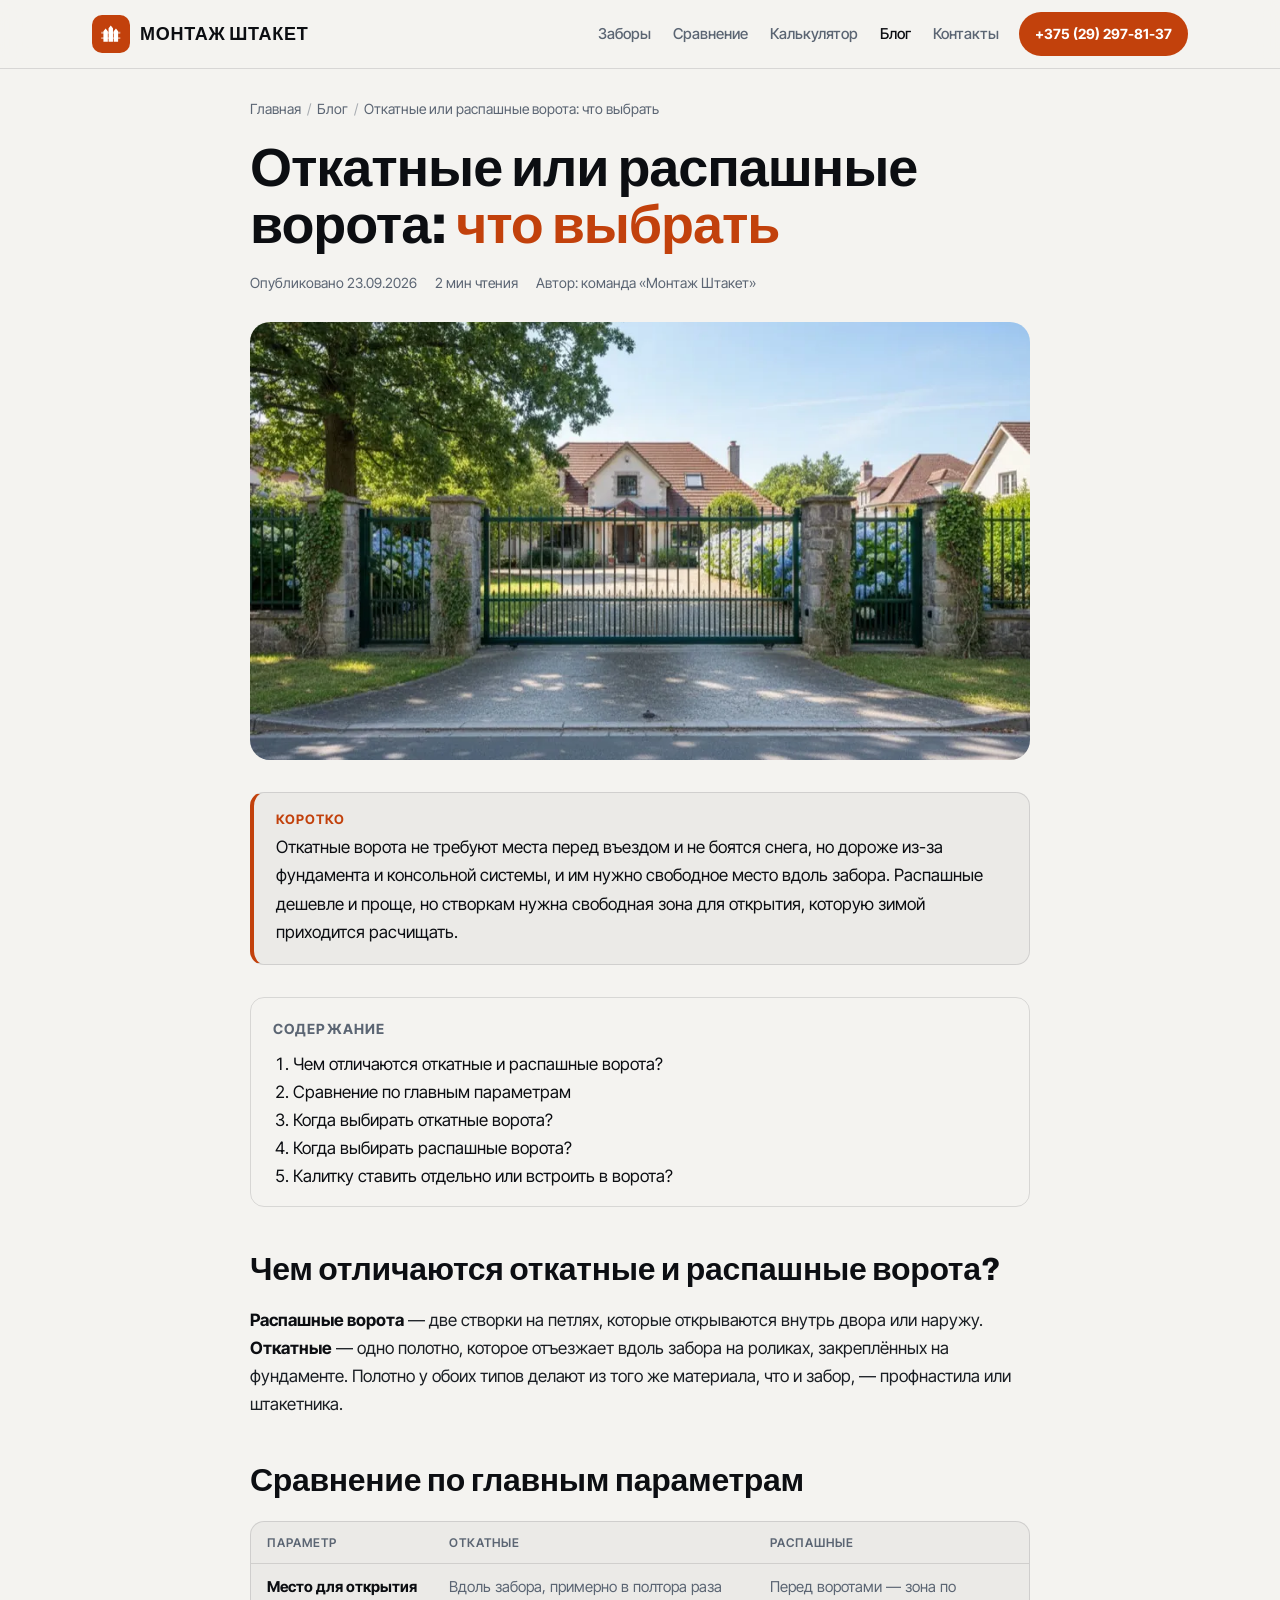
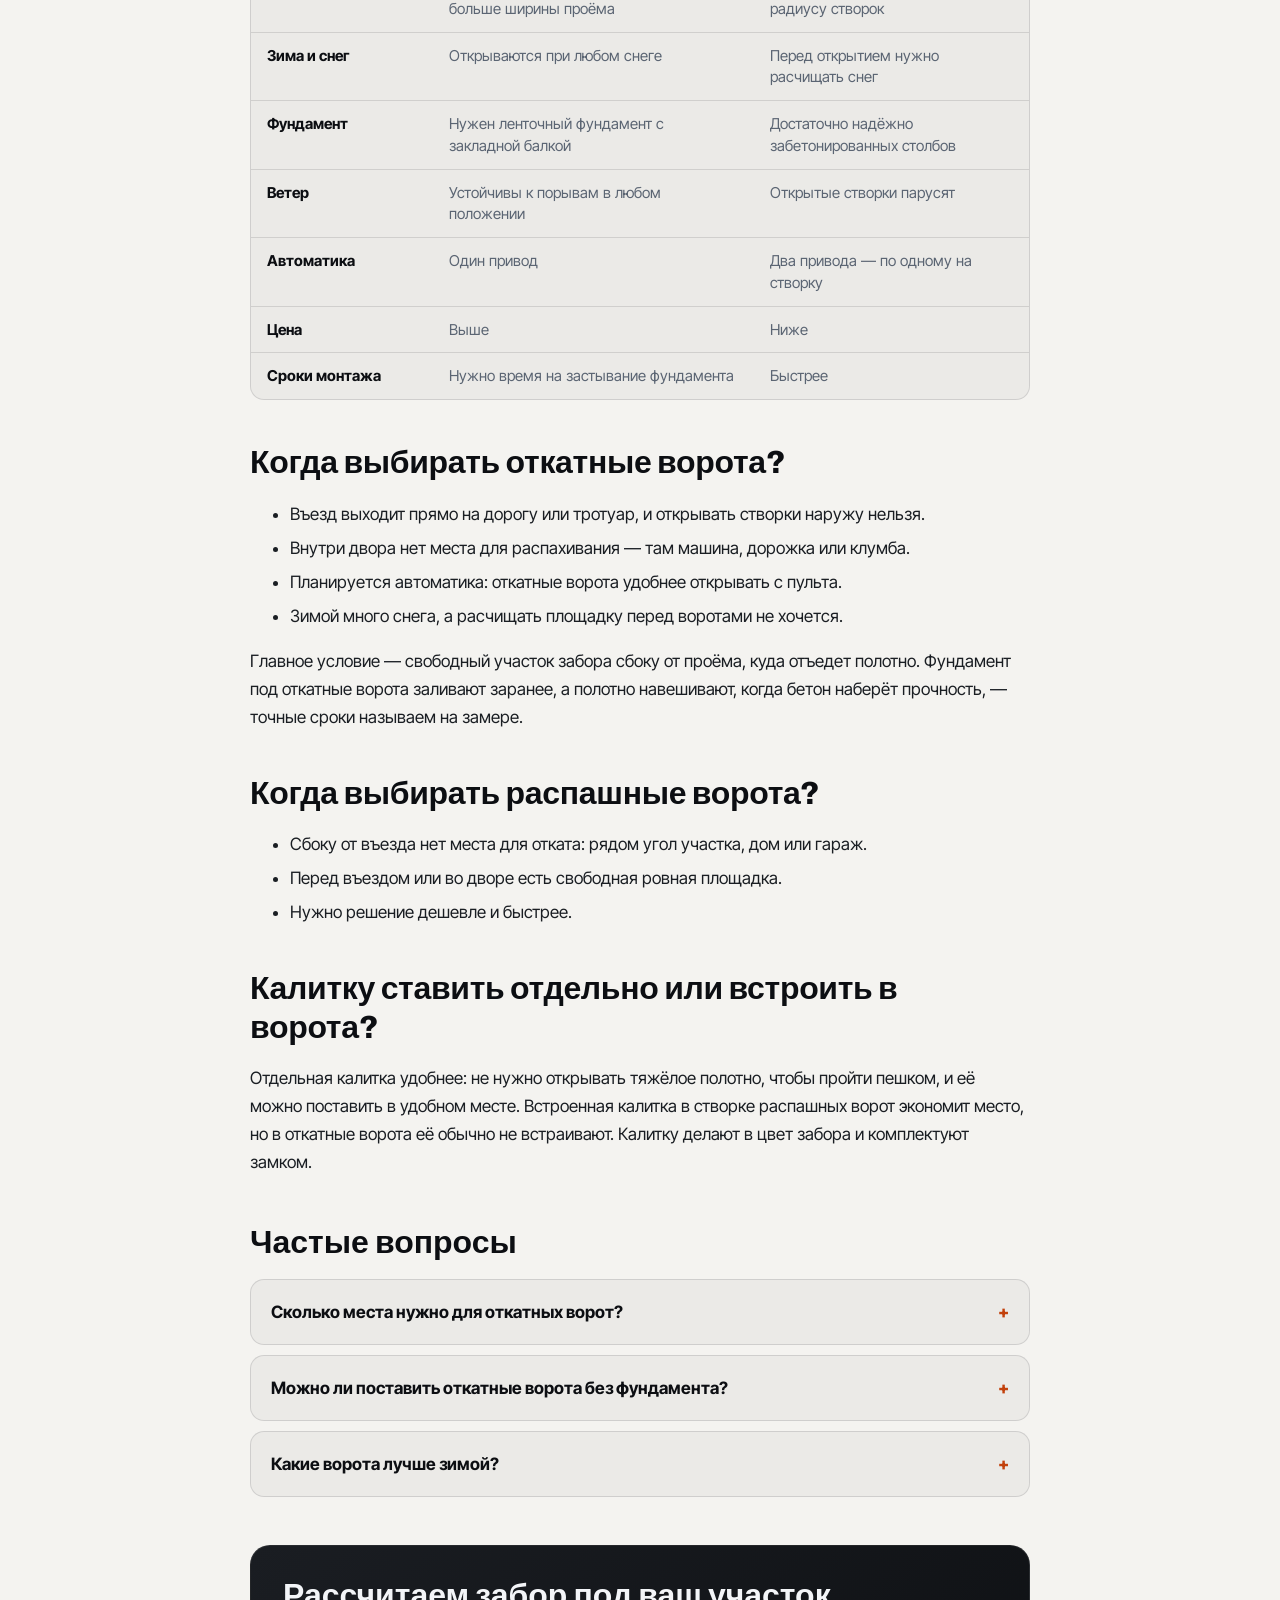
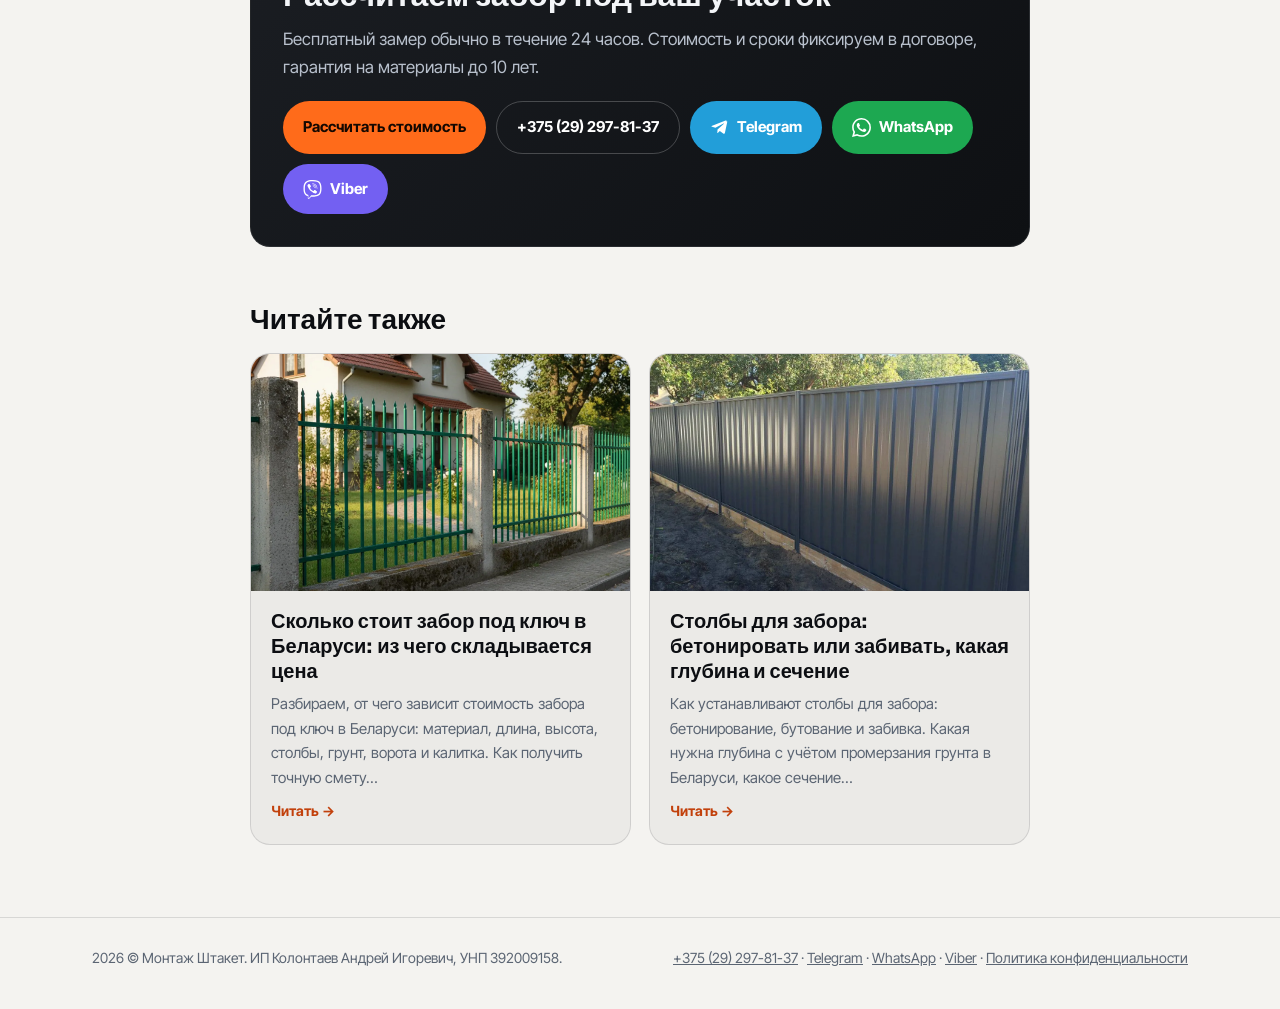
<file: blog/otkatnye-ili-raspashnye-vorota/index.html>
<!DOCTYPE html>
<html lang="ru">
<head>
<meta charset="utf-8">
<meta name="viewport" content="width=device-width, initial-scale=1">
<title>Откатные или распашные ворота: что выбрать для частного дома | Монтаж Штакет</title>
<meta name="description" content="Сравниваем откатные и распашные ворота для частного дома: место для открытия, фундамент, зима и снег, автоматика и цена. Помогаем выбрать под ваш въезд.">
<meta name="robots" content="index, follow, max-image-preview:large">
<link rel="canonical" href="https://xn--80aapcvihh1bcd1e.xn--90ais/blog/otkatnye-ili-raspashnye-vorota/">
<meta property="og:type" content="article">
<meta property="og:locale" content="ru_BY">
<meta property="og:site_name" content="Монтаж Штакет">
<meta property="og:url" content="https://xn--80aapcvihh1bcd1e.xn--90ais/blog/otkatnye-ili-raspashnye-vorota/">
<meta property="og:title" content="Откатные или распашные ворота: что выбрать для частного дома | Монтаж Штакет">
<meta property="og:description" content="Сравниваем откатные и распашные ворота для частного дома: место для открытия, фундамент, зима и снег, автоматика и цена. Помогаем выбрать под ваш въезд.">
<meta property="og:image" content="https://xn--80aapcvihh1bcd1e.xn--90ais/img/blog/otkatnye-ili-raspashnye-vorota.jpg">
<meta property="og:image:width" content="1200">
<meta property="og:image:height" content="630">
<meta name="twitter:card" content="summary_large_image">
<link rel="icon" href="/favicon.ico" sizes="48x48">
<link rel="icon" href="/img/favicon.svg" type="image/svg+xml">
<link rel="apple-touch-icon" href="/img/apple-touch-icon.png">
<link rel="preconnect" href="https://fonts.googleapis.com">
<link rel="preconnect" href="https://fonts.gstatic.com" crossorigin>
<link href="https://fonts.googleapis.com/css2?family=Archivo:wght@700;800&family=Inter+Tight:wght@400;500;600;700&display=swap" rel="stylesheet">
<link rel="stylesheet" href="/blog.css">
<meta name="theme-color" content="#0A0B0D">
<script>
(function(){try{var t=localStorage.getItem('krov-theme');if(!t)t=matchMedia('(prefers-color-scheme: light)').matches?'light':'dark';document.documentElement.setAttribute('data-theme',t);}catch(e){}})();
</script>
<script type="application/ld+json">
{
 "@context": "https://schema.org",
 "@graph": [
  {
   "@type": "BlogPosting",
   "@id": "https://xn--80aapcvihh1bcd1e.xn--90ais/blog/otkatnye-ili-raspashnye-vorota/#article",
   "headline": "Откатные или распашные ворота: что выбрать для частного дома",
   "description": "Сравниваем откатные и распашные ворота для частного дома: место для открытия, фундамент, зима и снег, автоматика и цена. Помогаем выбрать под ваш въезд.",
   "image": [
    "https://xn--80aapcvihh1bcd1e.xn--90ais/img/blog/otkatnye-ili-raspashnye-vorota.jpg",
    "https://xn--80aapcvihh1bcd1e.xn--90ais/img/work-6.webp"
   ],
   "datePublished": "2026-09-23",
   "dateModified": "2026-09-23",
   "inLanguage": "ru-BY",
   "mainEntityOfPage": "https://xn--80aapcvihh1bcd1e.xn--90ais/blog/otkatnye-ili-raspashnye-vorota/",
   "wordCount": 269,
   "author": {
    "@type": "Organization",
    "name": "Монтаж Штакет",
    "url": "https://xn--80aapcvihh1bcd1e.xn--90ais/"
   },
   "publisher": {
    "@type": "HomeAndConstructionBusiness",
    "@id": "https://xn--80aapcvihh1bcd1e.xn--90ais/#org",
    "name": "Монтаж Штакет",
    "legalName": "ИП Колонтаев Андрей Игоревич",
    "taxID": "392009158",
    "url": "https://xn--80aapcvihh1bcd1e.xn--90ais/",
    "telephone": "+375292978137",
    "logo": "https://xn--80aapcvihh1bcd1e.xn--90ais/img/icon-512.png"
   },
   "about": [
    "забор",
    "установка забора",
    "Беларусь"
   ],
   "speakable": {
    "@type": "SpeakableSpecification",
    "cssSelector": [
     ".tldr p",
     ".qa summary",
     ".qa details p"
    ]
   }
  },
  {
   "@type": "BreadcrumbList",
   "itemListElement": [
    {
     "@type": "ListItem",
     "position": 1,
     "name": "Главная",
     "item": "https://xn--80aapcvihh1bcd1e.xn--90ais/"
    },
    {
     "@type": "ListItem",
     "position": 2,
     "name": "Блог",
     "item": "https://xn--80aapcvihh1bcd1e.xn--90ais/blog/"
    },
    {
     "@type": "ListItem",
     "position": 3,
     "name": "Откатные или распашные ворота: что выбрать для частного дома",
     "item": "https://xn--80aapcvihh1bcd1e.xn--90ais/blog/otkatnye-ili-raspashnye-vorota/"
    }
   ]
  },
  {
   "@type": "FAQPage",
   "mainEntity": [
    {
     "@type": "Question",
     "name": "Сколько места нужно для откатных ворот?",
     "acceptedAnswer": {
      "@type": "Answer",
      "text": "Вдоль забора нужен свободный участок примерно в полтора раза больше ширины проёма: туда отъезжает полотно вместе с противовесом."
     }
    },
    {
     "@type": "Question",
     "name": "Можно ли поставить откатные ворота без фундамента?",
     "acceptedAnswer": {
      "@type": "Answer",
      "text": "Нет. Консольные откатные ворота крепятся на фундамент с закладной балкой, иначе ролики перекосит и полотно перестанет ходить ровно."
     }
    },
    {
     "@type": "Question",
     "name": "Какие ворота лучше зимой?",
     "acceptedAnswer": {
      "@type": "Answer",
      "text": "Откатные: им не мешает снег перед въездом. Распашные перед открытием приходится расчищать."
     }
    }
   ]
  }
 ]
}
</script>
</head>
<body>
<header class="bh"><div class="wrap bh__in">
  <a class="logo" href="/" aria-label="Монтаж Штакет — на главную"><span class="logo__mark"><svg viewBox="0 0 32 32" aria-hidden="true"><path d="M3 13.2h26v2.6H3zM3 20.6h26v2.6H3z" opacity=".5"/><path d="M6 27V12.5l3-3.8 3 3.8V27zM13 27V8.5l3-3.8 3 3.8V27zM20 27V12.5l3-3.8 3 3.8V27z"/></svg></span><span>Монтаж Штакет</span></a>
  <nav class="bh__nav" aria-label="Основное меню">
    <a href="/#fences">Заборы</a><a href="/#compare">Сравнение</a><a href="/#calc">Калькулятор</a><a href="/blog/" aria-current="page">Блог</a><a href="/#contacts">Контакты</a>
  </nav>
  <a class="bh__phone" href="tel:+375292978137">+375 (29) 297-81-37</a>
</div></header>
<main class="wrap">
<article class="art">
  <ol class="crumbs"><li><a href="/">Главная</a></li><li><a href="/blog/">Блог</a></li><li aria-current="page">Откатные или распашные ворота: что выбрать</li></ol>
  <h1>Откатные или распашные ворота: <em>что выбрать</em></h1>
  <div class="meta"><span>Опубликовано <time datetime="2026-09-23">23.09.2026</time></span><span>2 мин чтения</span><span>Автор: команда «Монтаж Штакет»</span></div>
  <figure class="art__img"><img src="/img/work-6.webp" width="900" height="656" fetchpriority="high" decoding="async" alt="Откатные или распашные ворота: что выбрать"></figure>
  <div class="tldr"><b>Коротко</b><p>Откатные ворота не требуют места перед въездом и не боятся снега, но дороже из-за фундамента и консольной системы, и им нужно свободное место вдоль забора. Распашные дешевле и проще, но створкам нужна свободная зона для открытия, которую зимой приходится расчищать.</p></div>
  <nav class="toc" aria-label="Содержание"><b>Содержание</b><ol><li><a href="#raznica">Чем отличаются откатные и распашные ворота?</a></li><li><a href="#sravnenie">Сравнение по главным параметрам</a></li><li><a href="#otkatnye">Когда выбирать откатные ворота?</a></li><li><a href="#raspashnye">Когда выбирать распашные ворота?</a></li><li><a href="#kalitka">Калитку ставить отдельно или встроить в ворота?</a></li></ol></nav>
  <div class="prose">
<h2 id="raznica">Чем отличаются откатные и распашные ворота?</h2>
<p><strong>Распашные ворота</strong> — две створки на петлях, которые открываются внутрь двора или наружу. <strong>Откатные</strong> — одно полотно, которое отъезжает вдоль забора на роликах, закреплённых на фундаменте. Полотно у обоих типов делают из того же материала, что и забор, — профнастила или штакетника.</p>

<h2 id="sravnenie">Сравнение по главным параметрам</h2>
<div class="table-wrap"><table>
  <thead><tr><th scope="col">Параметр</th><th scope="col">Откатные</th><th scope="col">Распашные</th></tr></thead>
  <tbody>
    <tr><th scope="row">Место для открытия</th><td>Вдоль забора, примерно в полтора раза больше ширины проёма</td><td>Перед воротами — зона по радиусу створок</td></tr>
    <tr><th scope="row">Зима и снег</th><td>Открываются при любом снеге</td><td>Перед открытием нужно расчищать снег</td></tr>
    <tr><th scope="row">Фундамент</th><td>Нужен ленточный фундамент с закладной балкой</td><td>Достаточно надёжно забетонированных столбов</td></tr>
    <tr><th scope="row">Ветер</th><td>Устойчивы к порывам в любом положении</td><td>Открытые створки парусят</td></tr>
    <tr><th scope="row">Автоматика</th><td>Один привод</td><td>Два привода — по одному на створку</td></tr>
    <tr><th scope="row">Цена</th><td>Выше</td><td>Ниже</td></tr>
    <tr><th scope="row">Сроки монтажа</th><td>Нужно время на застывание фундамента</td><td>Быстрее</td></tr>
  </tbody>
</table></div>

<h2 id="otkatnye">Когда выбирать откатные ворота?</h2>
<ul>
  <li>Въезд выходит прямо на дорогу или тротуар, и открывать створки наружу нельзя.</li>
  <li>Внутри двора нет места для распахивания — там машина, дорожка или клумба.</li>
  <li>Планируется автоматика: откатные ворота удобнее открывать с пульта.</li>
  <li>Зимой много снега, а расчищать площадку перед воротами не хочется.</li>
</ul>
<p>Главное условие — свободный участок забора сбоку от проёма, куда отъедет полотно. Фундамент под откатные ворота заливают заранее, а полотно навешивают, когда бетон наберёт прочность, — точные сроки называем на замере.</p>

<h2 id="raspashnye">Когда выбирать распашные ворота?</h2>
<ul>
  <li>Сбоку от въезда нет места для отката: рядом угол участка, дом или гараж.</li>
  <li>Перед въездом или во дворе есть свободная ровная площадка.</li>
  <li>Нужно решение дешевле и быстрее.</li>
</ul>

<h2 id="kalitka">Калитку ставить отдельно или встроить в ворота?</h2>
<p>Отдельная калитка удобнее: не нужно открывать тяжёлое полотно, чтобы пройти пешком, и её можно поставить в удобном месте. Встроенная калитка в створке распашных ворот экономит место, но в откатные ворота её обычно не встраивают. Калитку делают в цвет забора и комплектуют замком.</p>
</div>
  <section class="qa"><h2>Частые вопросы</h2><details><summary>Сколько места нужно для откатных ворот?</summary><p>Вдоль забора нужен свободный участок примерно в полтора раза больше ширины проёма: туда отъезжает полотно вместе с противовесом.</p></details><details><summary>Можно ли поставить откатные ворота без фундамента?</summary><p>Нет. Консольные откатные ворота крепятся на фундамент с закладной балкой, иначе ролики перекосит и полотно перестанет ходить ровно.</p></details><details><summary>Какие ворота лучше зимой?</summary><p>Откатные: им не мешает снег перед въездом. Распашные перед открытием приходится расчищать.</p></details></section>
  <section class="cta">
  <h2>Рассчитаем забор под ваш участок</h2>
  <p>Бесплатный замер обычно в течение 24 часов. Стоимость и сроки фиксируем в договоре, гарантия на материалы до 10 лет.</p>
  <div class="btns">
    <a class="btn btn--accent" href="/#calc">Рассчитать стоимость</a>
    <a class="btn btn--ghost" href="tel:+375292978137">+375 (29) 297-81-37</a>
    <a class="btn btn--tg" href="https://t.me/andreew_8" target="_blank" rel="noopener"><svg viewBox="0 0 24 24" aria-hidden="true"><path d="M21.9 4.3 18.8 19c-.2 1-.9 1.3-1.7.8l-4.7-3.5-2.3 2.2c-.3.3-.5.5-.9.5l.3-4.4 8.1-7.3c.4-.3-.1-.5-.6-.2L6.9 12.4l-4.3-1.3c-.9-.3-.9-.9.2-1.4l16.9-6.5c.8-.3 1.5.2 1.2 1.1z"/></svg>Telegram</a>
    <a class="btn btn--wa" href="https://wa.me/375292978137" target="_blank" rel="noopener"><svg viewBox="0 0 24 24" fill="currentColor" aria-hidden="true"><path d="M17.472 14.382c-.297-.149-1.758-.867-2.03-.967-.273-.099-.471-.148-.67.15-.197.297-.767.966-.94 1.164-.173.199-.347.223-.644.075-.297-.15-1.255-.463-2.39-1.475-.883-.788-1.48-1.761-1.653-2.059-.173-.297-.018-.458.13-.606.134-.133.298-.347.446-.52.149-.174.198-.298.298-.497.099-.198.05-.371-.025-.52-.075-.149-.669-1.612-.916-2.207-.242-.579-.487-.5-.669-.51-.173-.008-.371-.01-.57-.01-.198 0-.52.074-.792.372-.272.297-1.04 1.016-1.04 2.479 0 1.462 1.065 2.875 1.213 3.074.149.198 2.096 3.2 5.077 4.487.709.306 1.262.489 1.694.625.712.227 1.36.195 1.871.118.571-.085 1.758-.719 2.006-1.413.248-.694.248-1.289.173-1.413-.074-.124-.272-.198-.57-.347m-5.421 7.403h-.004a9.87 9.87 0 01-5.031-1.378l-.361-.214-3.741.982.998-3.648-.235-.374a9.86 9.86 0 01-1.51-5.26c.001-5.45 4.436-9.884 9.888-9.884 2.64 0 5.122 1.03 6.988 2.898a9.825 9.825 0 012.893 6.994c-.003 5.45-4.437 9.884-9.885 9.884m8.413-18.297A11.815 11.815 0 0012.05 0C5.495 0 .16 5.335.157 11.892c0 2.096.547 4.142 1.588 5.945L.057 24l6.305-1.654a11.882 11.882 0 005.683 1.448h.005c6.554 0 11.89-5.335 11.893-11.893a11.821 11.821 0 00-3.48-8.413Z"/></svg>WhatsApp</a>
    <a class="btn btn--vb" href="viber://chat?number=%2B375292978137"><svg viewBox="0 0 24 24" fill="currentColor" aria-hidden="true"><path d="M11.4 0C9.473.028 5.333.344 3.02 2.467 1.302 4.187.696 6.7.633 9.817.57 12.933.488 18.776 6.12 20.36h.003l-.004 2.416s-.037.977.61 1.177c.777.242 1.234-.5 1.98-1.302.407-.44.972-1.084 1.397-1.58 3.85.326 6.812-.416 7.15-.525.776-.252 5.176-.816 5.892-6.657.74-6.02-.36-9.83-2.34-11.546-.596-.55-3.006-2.3-8.375-2.323 0 0-.395-.025-1.037-.017zm.058 1.693c.545-.004.88.017.88.017 4.542.02 6.717 1.388 7.222 1.846 1.675 1.435 2.53 4.868 1.906 9.897v.002c-.604 4.878-4.174 5.184-4.832 5.395-.28.09-2.882.737-6.153.524 0 0-2.436 2.94-3.197 3.704-.12.12-.26.167-.352.144-.13-.033-.166-.188-.165-.414l.02-4.018c-4.762-1.32-4.485-6.292-4.43-8.895.054-2.604.543-4.738 1.996-6.173 1.96-1.773 5.474-2.018 7.11-2.03zm.38 2.602c-.167 0-.303.135-.304.302 0 .167.133.303.3.305 1.624.01 2.946.537 4.028 1.592 1.073 1.046 1.62 2.468 1.633 4.334.002.167.14.3.307.3.166-.002.3-.138.3-.304-.014-1.984-.618-3.596-1.816-4.764-1.19-1.16-2.692-1.753-4.447-1.765zm-3.96.695c-.19-.032-.4.005-.616.117l-.01.002c-.43.247-.816.562-1.146.932-.002.004-.006.004-.008.008-.267.323-.42.638-.46.948-.008.046-.01.093-.007.14 0 .136.022.27.065.4l.013.01c.135.48.473 1.276 1.205 2.604.42.768.903 1.5 1.446 2.186.27.344.56.673.87.984l.132.132c.31.308.64.6.984.87.686.543 1.418 1.027 2.186 1.447 1.328.733 2.126 1.07 2.604 1.206l.01.014c.13.042.265.064.402.063.046.002.092 0 .138-.008.31-.036.627-.19.948-.46.004 0 .003-.002.008-.005.37-.33.683-.72.93-1.148l.003-.01c.225-.432.15-.842-.18-1.12-.004 0-.698-.58-1.037-.83-.36-.255-.73-.492-1.113-.71-.51-.285-1.032-.106-1.248.174l-.447.564c-.23.283-.657.246-.657.246-3.12-.796-3.955-3.955-3.955-3.955s-.037-.426.248-.656l.563-.448c.277-.215.456-.737.17-1.248-.217-.383-.454-.756-.71-1.115-.25-.34-.826-1.033-.83-1.035-.137-.165-.31-.265-.502-.297zm4.49.88c-.158.002-.29.124-.3.282-.01.167.115.312.282.324 1.16.085 2.017.466 2.645 1.15.63.688.93 1.524.906 2.57-.002.168.13.306.3.31.166.003.305-.13.31-.297.025-1.175-.334-2.193-1.067-2.994-.74-.81-1.777-1.253-3.05-1.346h-.024zm.463 1.63c-.16.002-.29.127-.3.287-.008.167.12.31.288.32.523.028.875.175 1.113.422.24.245.388.62.416 1.164.01.167.15.295.318.287.167-.008.295-.15.287-.317-.03-.644-.215-1.178-.58-1.557-.367-.378-.893-.574-1.52-.607h-.018z"/></svg>Viber</a>
  </div>
</section>
  <section class="related"><h2>Читайте также</h2><div class="cards"><a class="card" href="/blog/skolko-stoit-zabor-pod-klyuch/">
  <div class="card__img"><img src="/img/hero-3.webp" width="1600" height="914" loading="lazy" decoding="async" alt="Сколько стоит забор под ключ: из чего складывается цена"></div>
  <div class="card__b"><h3>Сколько стоит забор под ключ в Беларуси: из чего складывается цена</h3><p>Разбираем, от чего зависит стоимость забора под ключ в Беларуси: материал, длина, высота, столбы, грунт, ворота и калитка. Как получить точную смету…</p><span>Читать →</span></div>
</a><a class="card" href="/blog/stolby-dlya-zabora/">
  <div class="card__img"><img src="/img/fence-profnastil.webp" width="1024" height="768" loading="lazy" decoding="async" alt="Столбы для забора: бетонировать или забивать"></div>
  <div class="card__b"><h3>Столбы для забора: бетонировать или забивать, какая глубина и сечение</h3><p>Как устанавливают столбы для забора: бетонирование, бутование и забивка. Какая нужна глубина с учётом промерзания грунта в Беларуси, какое сечение…</p><span>Читать →</span></div>
</a></div></section>
</article>
</main>
<footer class="bf"><div class="wrap bf__in">
  <span>2026 © Монтаж Штакет. ИП Колонтаев Андрей Игоревич, УНП 392009158.</span>
  <span><a href="tel:+375292978137">+375 (29) 297-81-37</a> · <a href="https://t.me/andreew_8">Telegram</a> · <a href="https://wa.me/375292978137">WhatsApp</a> · <a href="viber://chat?number=%2B375292978137">Viber</a> · <a href="/privacy/">Политика конфиденциальности</a></span>
</div></footer>
</body>
</html>
</file>
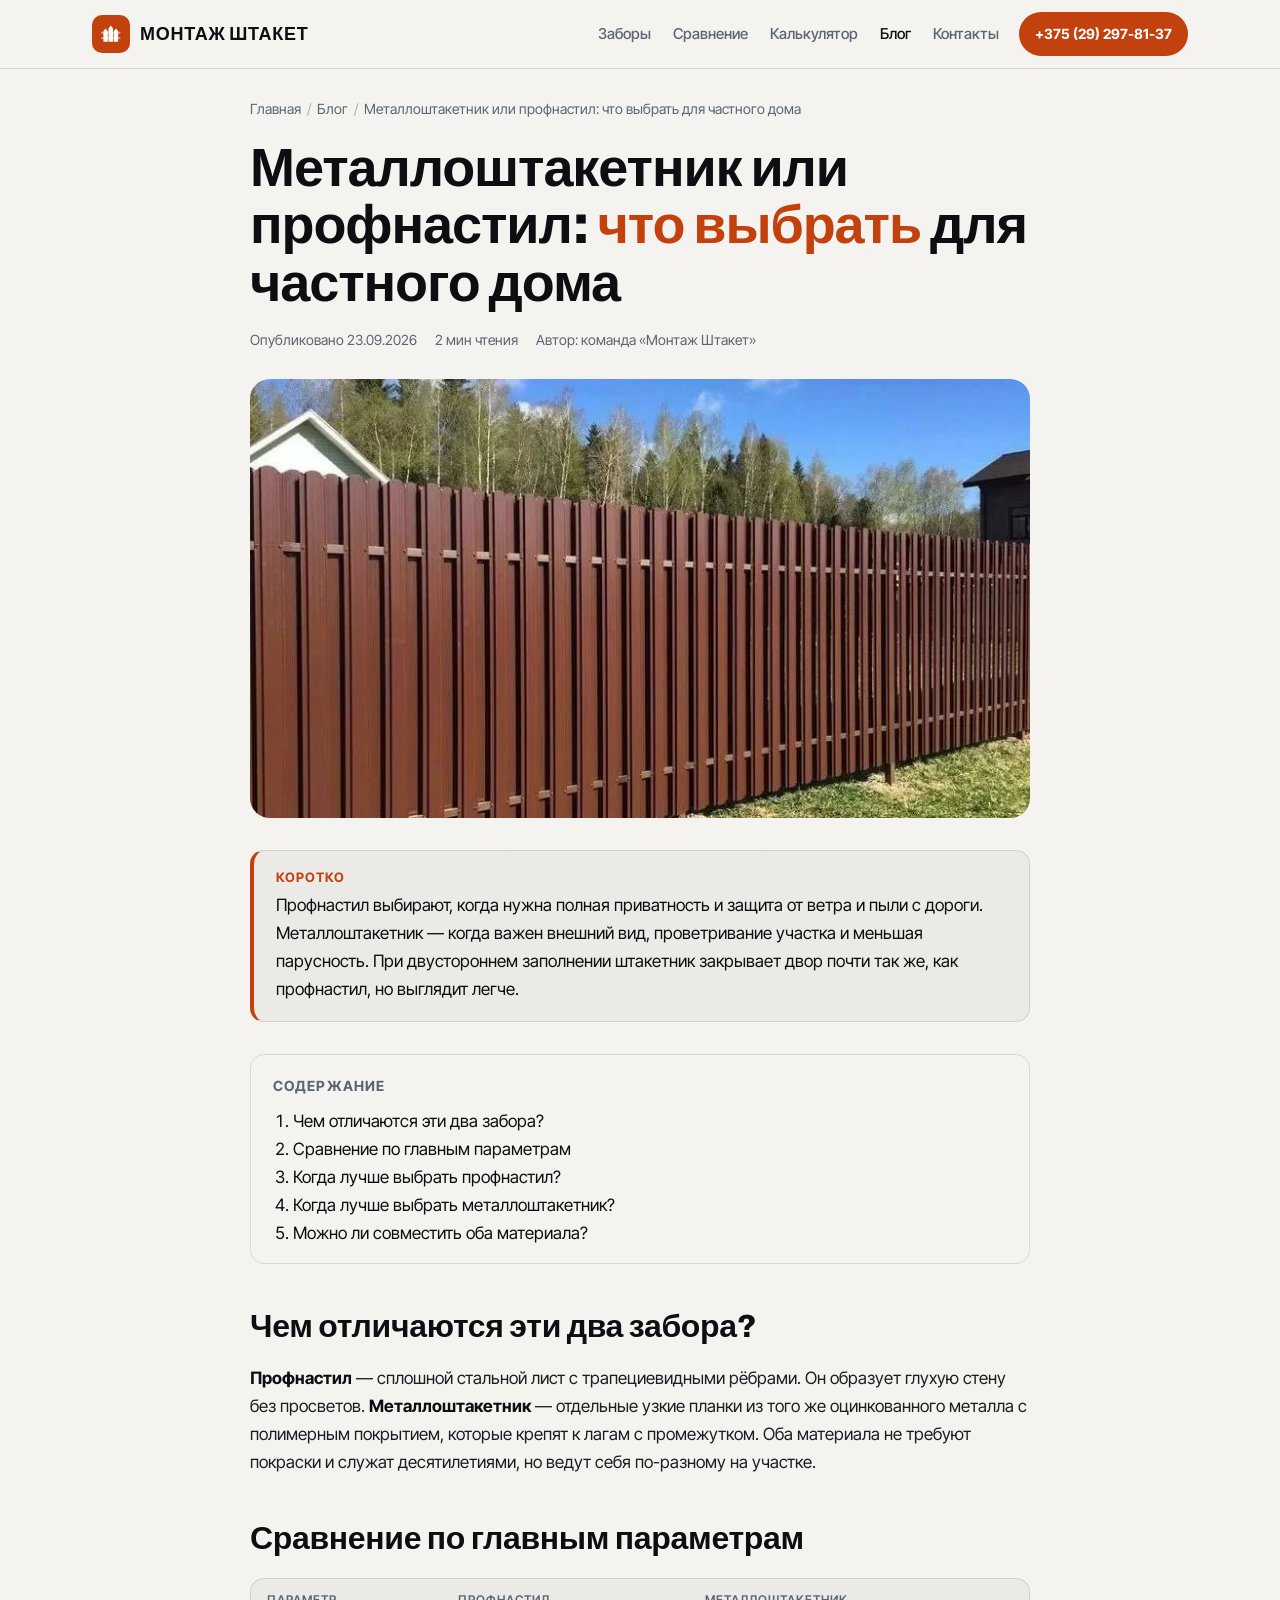
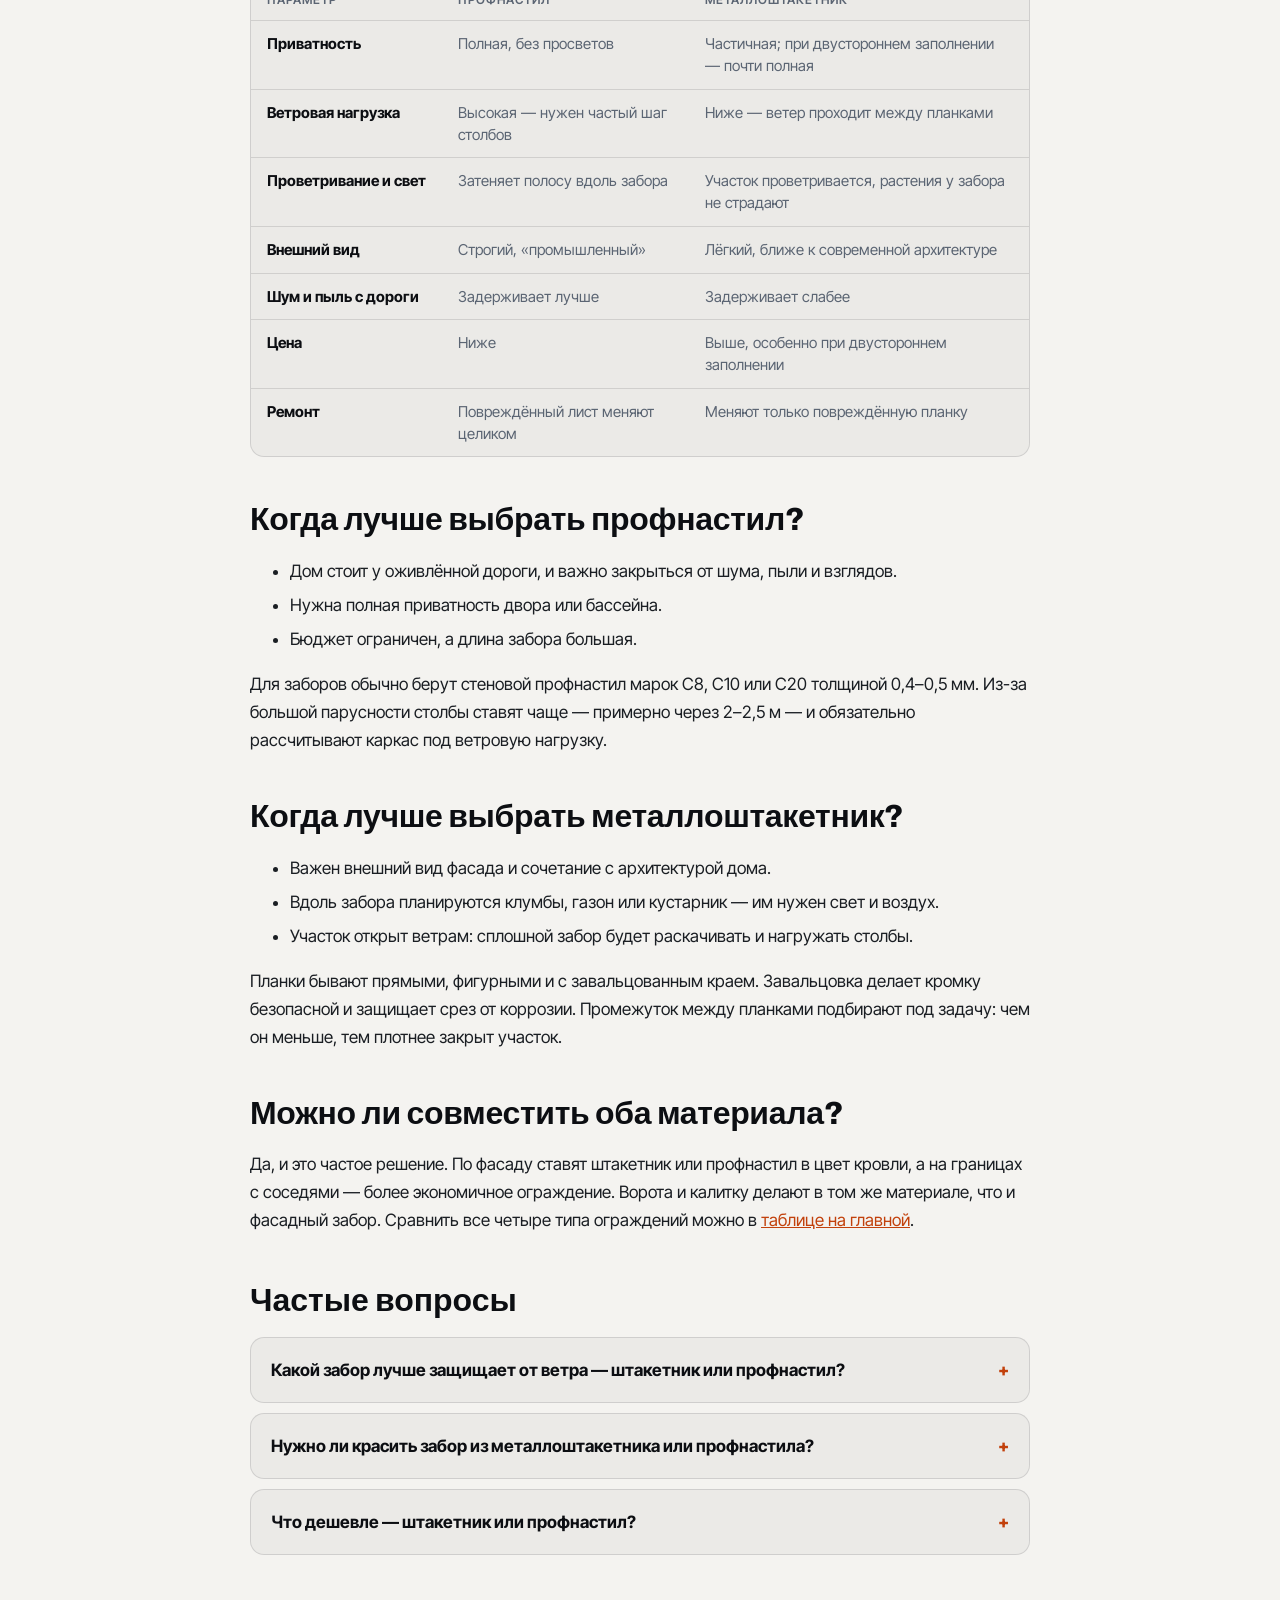
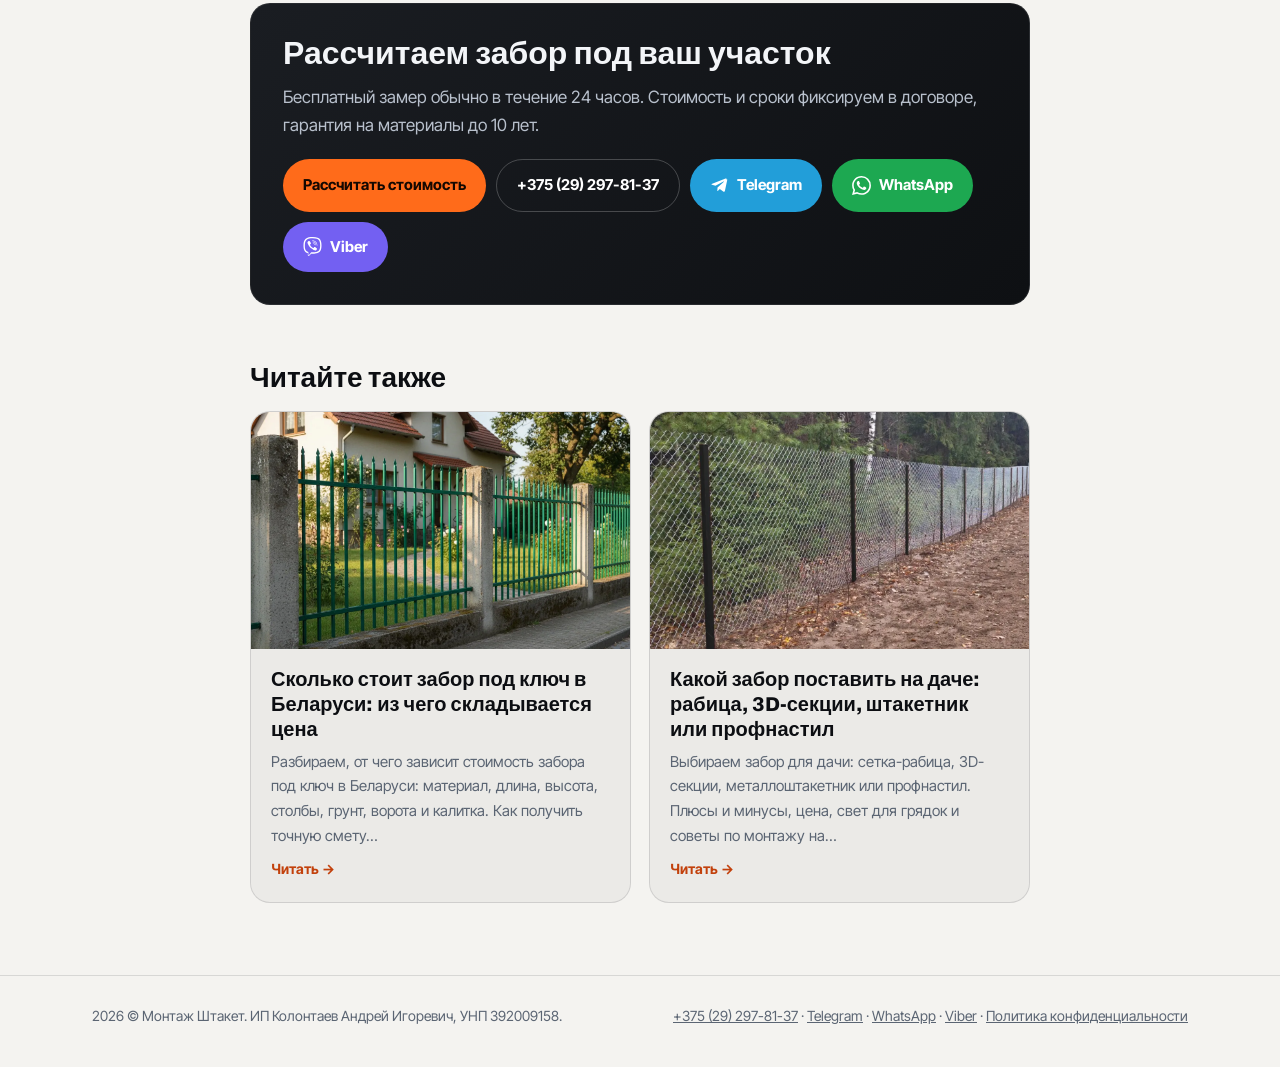
<file: blog/shtaketnik-ili-profnastil/index.html>
<!DOCTYPE html>
<html lang="ru">
<head>
<meta charset="utf-8">
<meta name="viewport" content="width=device-width, initial-scale=1">
<title>Металлоштакетник или профнастил | Монтаж Штакет</title>
<meta name="description" content="Сравниваем забор из металлоштакетника и профнастила: приватность, ветровая нагрузка, внешний вид, цена и уход. Таблица и советы, какой вариант подходит вашему участку.">
<meta name="robots" content="index, follow, max-image-preview:large">
<link rel="canonical" href="https://xn--80aapcvihh1bcd1e.xn--90ais/blog/shtaketnik-ili-profnastil/">
<meta property="og:type" content="article">
<meta property="og:locale" content="ru_BY">
<meta property="og:site_name" content="Монтаж Штакет">
<meta property="og:url" content="https://xn--80aapcvihh1bcd1e.xn--90ais/blog/shtaketnik-ili-profnastil/">
<meta property="og:title" content="Металлоштакетник или профнастил | Монтаж Штакет">
<meta property="og:description" content="Сравниваем забор из металлоштакетника и профнастила: приватность, ветровая нагрузка, внешний вид, цена и уход. Таблица и советы, какой вариант подходит вашему участку.">
<meta property="og:image" content="https://xn--80aapcvihh1bcd1e.xn--90ais/img/blog/shtaketnik-ili-profnastil.jpg">
<meta property="og:image:width" content="1200">
<meta property="og:image:height" content="630">
<meta name="twitter:card" content="summary_large_image">
<link rel="icon" href="/favicon.ico" sizes="48x48">
<link rel="icon" href="/img/favicon.svg" type="image/svg+xml">
<link rel="apple-touch-icon" href="/img/apple-touch-icon.png">
<link rel="preconnect" href="https://fonts.googleapis.com">
<link rel="preconnect" href="https://fonts.gstatic.com" crossorigin>
<link href="https://fonts.googleapis.com/css2?family=Archivo:wght@700;800&family=Inter+Tight:wght@400;500;600;700&display=swap" rel="stylesheet">
<link rel="stylesheet" href="/blog.css">
<meta name="theme-color" content="#0A0B0D">
<script>
(function(){try{var t=localStorage.getItem('krov-theme');if(!t)t=matchMedia('(prefers-color-scheme: light)').matches?'light':'dark';document.documentElement.setAttribute('data-theme',t);}catch(e){}})();
</script>
<script type="application/ld+json">
{
 "@context": "https://schema.org",
 "@graph": [
  {
   "@type": "BlogPosting",
   "@id": "https://xn--80aapcvihh1bcd1e.xn--90ais/blog/shtaketnik-ili-profnastil/#article",
   "headline": "Металлоштакетник или профнастил: какой забор выбрать для частного дома",
   "description": "Сравниваем забор из металлоштакетника и профнастила: приватность, ветровая нагрузка, внешний вид, цена и уход. Таблица и советы, какой вариант подходит вашему участку.",
   "image": [
    "https://xn--80aapcvihh1bcd1e.xn--90ais/img/blog/shtaketnik-ili-profnastil.jpg",
    "https://xn--80aapcvihh1bcd1e.xn--90ais/img/fence-shtaket.webp"
   ],
   "datePublished": "2026-09-23",
   "dateModified": "2026-09-23",
   "inLanguage": "ru-BY",
   "mainEntityOfPage": "https://xn--80aapcvihh1bcd1e.xn--90ais/blog/shtaketnik-ili-profnastil/",
   "wordCount": 294,
   "author": {
    "@type": "Organization",
    "name": "Монтаж Штакет",
    "url": "https://xn--80aapcvihh1bcd1e.xn--90ais/"
   },
   "publisher": {
    "@type": "HomeAndConstructionBusiness",
    "@id": "https://xn--80aapcvihh1bcd1e.xn--90ais/#org",
    "name": "Монтаж Штакет",
    "legalName": "ИП Колонтаев Андрей Игоревич",
    "taxID": "392009158",
    "url": "https://xn--80aapcvihh1bcd1e.xn--90ais/",
    "telephone": "+375292978137",
    "logo": "https://xn--80aapcvihh1bcd1e.xn--90ais/img/icon-512.png"
   },
   "about": [
    "забор",
    "установка забора",
    "Беларусь"
   ],
   "speakable": {
    "@type": "SpeakableSpecification",
    "cssSelector": [
     ".tldr p",
     ".qa summary",
     ".qa details p"
    ]
   }
  },
  {
   "@type": "BreadcrumbList",
   "itemListElement": [
    {
     "@type": "ListItem",
     "position": 1,
     "name": "Главная",
     "item": "https://xn--80aapcvihh1bcd1e.xn--90ais/"
    },
    {
     "@type": "ListItem",
     "position": 2,
     "name": "Блог",
     "item": "https://xn--80aapcvihh1bcd1e.xn--90ais/blog/"
    },
    {
     "@type": "ListItem",
     "position": 3,
     "name": "Металлоштакетник или профнастил: какой забор выбрать для частного дома",
     "item": "https://xn--80aapcvihh1bcd1e.xn--90ais/blog/shtaketnik-ili-profnastil/"
    }
   ]
  },
  {
   "@type": "FAQPage",
   "mainEntity": [
    {
     "@type": "Question",
     "name": "Какой забор лучше защищает от ветра — штакетник или профнастил?",
     "acceptedAnswer": {
      "@type": "Answer",
      "text": "Профнастил полностью останавливает ветер, но из-за этого сам испытывает большую нагрузку и требует частого шага столбов. Штакетник пропускает часть потока и нагружает каркас меньше."
     }
    },
    {
     "@type": "Question",
     "name": "Нужно ли красить забор из металлоштакетника или профнастила?",
     "acceptedAnswer": {
      "@type": "Answer",
      "text": "Нет. Оба материала выпускаются из оцинкованной стали с заводским полимерным покрытием и не требуют покраски."
     }
    },
    {
     "@type": "Question",
     "name": "Что дешевле — штакетник или профнастил?",
     "acceptedAnswer": {
      "@type": "Answer",
      "text": "Как правило, профнастил дешевле. Штакетник с двусторонним заполнением расходует больше всего материала и обходится дороже всего."
     }
    }
   ]
  }
 ]
}
</script>
</head>
<body>
<header class="bh"><div class="wrap bh__in">
  <a class="logo" href="/" aria-label="Монтаж Штакет — на главную"><span class="logo__mark"><svg viewBox="0 0 32 32" aria-hidden="true"><path d="M3 13.2h26v2.6H3zM3 20.6h26v2.6H3z" opacity=".5"/><path d="M6 27V12.5l3-3.8 3 3.8V27zM13 27V8.5l3-3.8 3 3.8V27zM20 27V12.5l3-3.8 3 3.8V27z"/></svg></span><span>Монтаж Штакет</span></a>
  <nav class="bh__nav" aria-label="Основное меню">
    <a href="/#fences">Заборы</a><a href="/#compare">Сравнение</a><a href="/#calc">Калькулятор</a><a href="/blog/" aria-current="page">Блог</a><a href="/#contacts">Контакты</a>
  </nav>
  <a class="bh__phone" href="tel:+375292978137">+375 (29) 297-81-37</a>
</div></header>
<main class="wrap">
<article class="art">
  <ol class="crumbs"><li><a href="/">Главная</a></li><li><a href="/blog/">Блог</a></li><li aria-current="page">Металлоштакетник или профнастил: что выбрать для частного дома</li></ol>
  <h1>Металлоштакетник или профнастил: <em>что выбрать</em> для частного дома</h1>
  <div class="meta"><span>Опубликовано <time datetime="2026-09-23">23.09.2026</time></span><span>2 мин чтения</span><span>Автор: команда «Монтаж Штакет»</span></div>
  <figure class="art__img"><img src="/img/fence-shtaket.webp" width="800" height="600" fetchpriority="high" decoding="async" alt="Металлоштакетник или профнастил: что выбрать для частного дома"></figure>
  <div class="tldr"><b>Коротко</b><p>Профнастил выбирают, когда нужна полная приватность и защита от ветра и пыли с дороги. Металлоштакетник — когда важен внешний вид, проветривание участка и меньшая парусность. При двустороннем заполнении штакетник закрывает двор почти так же, как профнастил, но выглядит легче.</p></div>
  <nav class="toc" aria-label="Содержание"><b>Содержание</b><ol><li><a href="#kratko">Чем отличаются эти два забора?</a></li><li><a href="#sravnenie">Сравнение по главным параметрам</a></li><li><a href="#kogda-profnastil">Когда лучше выбрать профнастил?</a></li><li><a href="#kogda-shtaketnik">Когда лучше выбрать металлоштакетник?</a></li><li><a href="#kombinaciya">Можно ли совместить оба материала?</a></li></ol></nav>
  <div class="prose">
<h2 id="kratko">Чем отличаются эти два забора?</h2>
<p><strong>Профнастил</strong> — сплошной стальной лист с трапециевидными рёбрами. Он образует глухую стену без просветов. <strong>Металлоштакетник</strong> — отдельные узкие планки из того же оцинкованного металла с полимерным покрытием, которые крепят к лагам с промежутком. Оба материала не требуют покраски и служат десятилетиями, но ведут себя по-разному на участке.</p>

<h2 id="sravnenie">Сравнение по главным параметрам</h2>
<div class="table-wrap"><table>
  <thead><tr><th scope="col">Параметр</th><th scope="col">Профнастил</th><th scope="col">Металлоштакетник</th></tr></thead>
  <tbody>
    <tr><th scope="row">Приватность</th><td>Полная, без просветов</td><td>Частичная; при двустороннем заполнении — почти полная</td></tr>
    <tr><th scope="row">Ветровая нагрузка</th><td>Высокая — нужен частый шаг столбов</td><td>Ниже — ветер проходит между планками</td></tr>
    <tr><th scope="row">Проветривание и свет</th><td>Затеняет полосу вдоль забора</td><td>Участок проветривается, растения у забора не страдают</td></tr>
    <tr><th scope="row">Внешний вид</th><td>Строгий, «промышленный»</td><td>Лёгкий, ближе к современной архитектуре</td></tr>
    <tr><th scope="row">Шум и пыль с дороги</th><td>Задерживает лучше</td><td>Задерживает слабее</td></tr>
    <tr><th scope="row">Цена</th><td>Ниже</td><td>Выше, особенно при двустороннем заполнении</td></tr>
    <tr><th scope="row">Ремонт</th><td>Повреждённый лист меняют целиком</td><td>Меняют только повреждённую планку</td></tr>
  </tbody>
</table></div>

<h2 id="kogda-profnastil">Когда лучше выбрать профнастил?</h2>
<ul>
  <li>Дом стоит у оживлённой дороги, и важно закрыться от шума, пыли и взглядов.</li>
  <li>Нужна полная приватность двора или бассейна.</li>
  <li>Бюджет ограничен, а длина забора большая.</li>
</ul>
<p>Для заборов обычно берут стеновой профнастил марок С8, С10 или С20 толщиной 0,4–0,5 мм. Из-за большой парусности столбы ставят чаще — примерно через 2–2,5 м — и обязательно рассчитывают каркас под ветровую нагрузку.</p>

<h2 id="kogda-shtaketnik">Когда лучше выбрать металлоштакетник?</h2>
<ul>
  <li>Важен внешний вид фасада и сочетание с архитектурой дома.</li>
  <li>Вдоль забора планируются клумбы, газон или кустарник — им нужен свет и воздух.</li>
  <li>Участок открыт ветрам: сплошной забор будет раскачивать и нагружать столбы.</li>
</ul>
<p>Планки бывают прямыми, фигурными и с завальцованным краем. Завальцовка делает кромку безопасной и защищает срез от коррозии. Промежуток между планками подбирают под задачу: чем он меньше, тем плотнее закрыт участок.</p>

<h2 id="kombinaciya">Можно ли совместить оба материала?</h2>
<p>Да, и это частое решение. По фасаду ставят штакетник или профнастил в цвет кровли, а на границах с соседями — более экономичное ограждение. Ворота и калитку делают в том же материале, что и фасадный забор. Сравнить все четыре типа ограждений можно в <a href="/#compare">таблице на главной</a>.</p>
</div>
  <section class="qa"><h2>Частые вопросы</h2><details><summary>Какой забор лучше защищает от ветра — штакетник или профнастил?</summary><p>Профнастил полностью останавливает ветер, но из-за этого сам испытывает большую нагрузку и требует частого шага столбов. Штакетник пропускает часть потока и нагружает каркас меньше.</p></details><details><summary>Нужно ли красить забор из металлоштакетника или профнастила?</summary><p>Нет. Оба материала выпускаются из оцинкованной стали с заводским полимерным покрытием и не требуют покраски.</p></details><details><summary>Что дешевле — штакетник или профнастил?</summary><p>Как правило, профнастил дешевле. Штакетник с двусторонним заполнением расходует больше всего материала и обходится дороже всего.</p></details></section>
  <section class="cta">
  <h2>Рассчитаем забор под ваш участок</h2>
  <p>Бесплатный замер обычно в течение 24 часов. Стоимость и сроки фиксируем в договоре, гарантия на материалы до 10 лет.</p>
  <div class="btns">
    <a class="btn btn--accent" href="/#calc">Рассчитать стоимость</a>
    <a class="btn btn--ghost" href="tel:+375292978137">+375 (29) 297-81-37</a>
    <a class="btn btn--tg" href="https://t.me/andreew_8" target="_blank" rel="noopener"><svg viewBox="0 0 24 24" aria-hidden="true"><path d="M21.9 4.3 18.8 19c-.2 1-.9 1.3-1.7.8l-4.7-3.5-2.3 2.2c-.3.3-.5.5-.9.5l.3-4.4 8.1-7.3c.4-.3-.1-.5-.6-.2L6.9 12.4l-4.3-1.3c-.9-.3-.9-.9.2-1.4l16.9-6.5c.8-.3 1.5.2 1.2 1.1z"/></svg>Telegram</a>
    <a class="btn btn--wa" href="https://wa.me/375292978137" target="_blank" rel="noopener"><svg viewBox="0 0 24 24" fill="currentColor" aria-hidden="true"><path d="M17.472 14.382c-.297-.149-1.758-.867-2.03-.967-.273-.099-.471-.148-.67.15-.197.297-.767.966-.94 1.164-.173.199-.347.223-.644.075-.297-.15-1.255-.463-2.39-1.475-.883-.788-1.48-1.761-1.653-2.059-.173-.297-.018-.458.13-.606.134-.133.298-.347.446-.52.149-.174.198-.298.298-.497.099-.198.05-.371-.025-.52-.075-.149-.669-1.612-.916-2.207-.242-.579-.487-.5-.669-.51-.173-.008-.371-.01-.57-.01-.198 0-.52.074-.792.372-.272.297-1.04 1.016-1.04 2.479 0 1.462 1.065 2.875 1.213 3.074.149.198 2.096 3.2 5.077 4.487.709.306 1.262.489 1.694.625.712.227 1.36.195 1.871.118.571-.085 1.758-.719 2.006-1.413.248-.694.248-1.289.173-1.413-.074-.124-.272-.198-.57-.347m-5.421 7.403h-.004a9.87 9.87 0 01-5.031-1.378l-.361-.214-3.741.982.998-3.648-.235-.374a9.86 9.86 0 01-1.51-5.26c.001-5.45 4.436-9.884 9.888-9.884 2.64 0 5.122 1.03 6.988 2.898a9.825 9.825 0 012.893 6.994c-.003 5.45-4.437 9.884-9.885 9.884m8.413-18.297A11.815 11.815 0 0012.05 0C5.495 0 .16 5.335.157 11.892c0 2.096.547 4.142 1.588 5.945L.057 24l6.305-1.654a11.882 11.882 0 005.683 1.448h.005c6.554 0 11.89-5.335 11.893-11.893a11.821 11.821 0 00-3.48-8.413Z"/></svg>WhatsApp</a>
    <a class="btn btn--vb" href="viber://chat?number=%2B375292978137"><svg viewBox="0 0 24 24" fill="currentColor" aria-hidden="true"><path d="M11.4 0C9.473.028 5.333.344 3.02 2.467 1.302 4.187.696 6.7.633 9.817.57 12.933.488 18.776 6.12 20.36h.003l-.004 2.416s-.037.977.61 1.177c.777.242 1.234-.5 1.98-1.302.407-.44.972-1.084 1.397-1.58 3.85.326 6.812-.416 7.15-.525.776-.252 5.176-.816 5.892-6.657.74-6.02-.36-9.83-2.34-11.546-.596-.55-3.006-2.3-8.375-2.323 0 0-.395-.025-1.037-.017zm.058 1.693c.545-.004.88.017.88.017 4.542.02 6.717 1.388 7.222 1.846 1.675 1.435 2.53 4.868 1.906 9.897v.002c-.604 4.878-4.174 5.184-4.832 5.395-.28.09-2.882.737-6.153.524 0 0-2.436 2.94-3.197 3.704-.12.12-.26.167-.352.144-.13-.033-.166-.188-.165-.414l.02-4.018c-4.762-1.32-4.485-6.292-4.43-8.895.054-2.604.543-4.738 1.996-6.173 1.96-1.773 5.474-2.018 7.11-2.03zm.38 2.602c-.167 0-.303.135-.304.302 0 .167.133.303.3.305 1.624.01 2.946.537 4.028 1.592 1.073 1.046 1.62 2.468 1.633 4.334.002.167.14.3.307.3.166-.002.3-.138.3-.304-.014-1.984-.618-3.596-1.816-4.764-1.19-1.16-2.692-1.753-4.447-1.765zm-3.96.695c-.19-.032-.4.005-.616.117l-.01.002c-.43.247-.816.562-1.146.932-.002.004-.006.004-.008.008-.267.323-.42.638-.46.948-.008.046-.01.093-.007.14 0 .136.022.27.065.4l.013.01c.135.48.473 1.276 1.205 2.604.42.768.903 1.5 1.446 2.186.27.344.56.673.87.984l.132.132c.31.308.64.6.984.87.686.543 1.418 1.027 2.186 1.447 1.328.733 2.126 1.07 2.604 1.206l.01.014c.13.042.265.064.402.063.046.002.092 0 .138-.008.31-.036.627-.19.948-.46.004 0 .003-.002.008-.005.37-.33.683-.72.93-1.148l.003-.01c.225-.432.15-.842-.18-1.12-.004 0-.698-.58-1.037-.83-.36-.255-.73-.492-1.113-.71-.51-.285-1.032-.106-1.248.174l-.447.564c-.23.283-.657.246-.657.246-3.12-.796-3.955-3.955-3.955-3.955s-.037-.426.248-.656l.563-.448c.277-.215.456-.737.17-1.248-.217-.383-.454-.756-.71-1.115-.25-.34-.826-1.033-.83-1.035-.137-.165-.31-.265-.502-.297zm4.49.88c-.158.002-.29.124-.3.282-.01.167.115.312.282.324 1.16.085 2.017.466 2.645 1.15.63.688.93 1.524.906 2.57-.002.168.13.306.3.31.166.003.305-.13.31-.297.025-1.175-.334-2.193-1.067-2.994-.74-.81-1.777-1.253-3.05-1.346h-.024zm.463 1.63c-.16.002-.29.127-.3.287-.008.167.12.31.288.32.523.028.875.175 1.113.422.24.245.388.62.416 1.164.01.167.15.295.318.287.167-.008.295-.15.287-.317-.03-.644-.215-1.178-.58-1.557-.367-.378-.893-.574-1.52-.607h-.018z"/></svg>Viber</a>
  </div>
</section>
  <section class="related"><h2>Читайте также</h2><div class="cards"><a class="card" href="/blog/skolko-stoit-zabor-pod-klyuch/">
  <div class="card__img"><img src="/img/hero-3.webp" width="1600" height="914" loading="lazy" decoding="async" alt="Сколько стоит забор под ключ: из чего складывается цена"></div>
  <div class="card__b"><h3>Сколько стоит забор под ключ в Беларуси: из чего складывается цена</h3><p>Разбираем, от чего зависит стоимость забора под ключ в Беларуси: материал, длина, высота, столбы, грунт, ворота и калитка. Как получить точную смету…</p><span>Читать →</span></div>
</a><a class="card" href="/blog/kakoj-zabor-postavit-na-dache/">
  <div class="card__img"><img src="/img/fence-rabica.webp" width="1100" height="825" loading="lazy" decoding="async" alt="Какой забор поставить на даче"></div>
  <div class="card__b"><h3>Какой забор поставить на даче: рабица, 3D-секции, штакетник или профнастил</h3><p>Выбираем забор для дачи: сетка-рабица, 3D-секции, металлоштакетник или профнастил. Плюсы и минусы, цена, свет для грядок и советы по монтажу на…</p><span>Читать →</span></div>
</a></div></section>
</article>
</main>
<footer class="bf"><div class="wrap bf__in">
  <span>2026 © Монтаж Штакет. ИП Колонтаев Андрей Игоревич, УНП 392009158.</span>
  <span><a href="tel:+375292978137">+375 (29) 297-81-37</a> · <a href="https://t.me/andreew_8">Telegram</a> · <a href="https://wa.me/375292978137">WhatsApp</a> · <a href="viber://chat?number=%2B375292978137">Viber</a> · <a href="/privacy/">Политика конфиденциальности</a></span>
</div></footer>
</body>
</html>
</file>
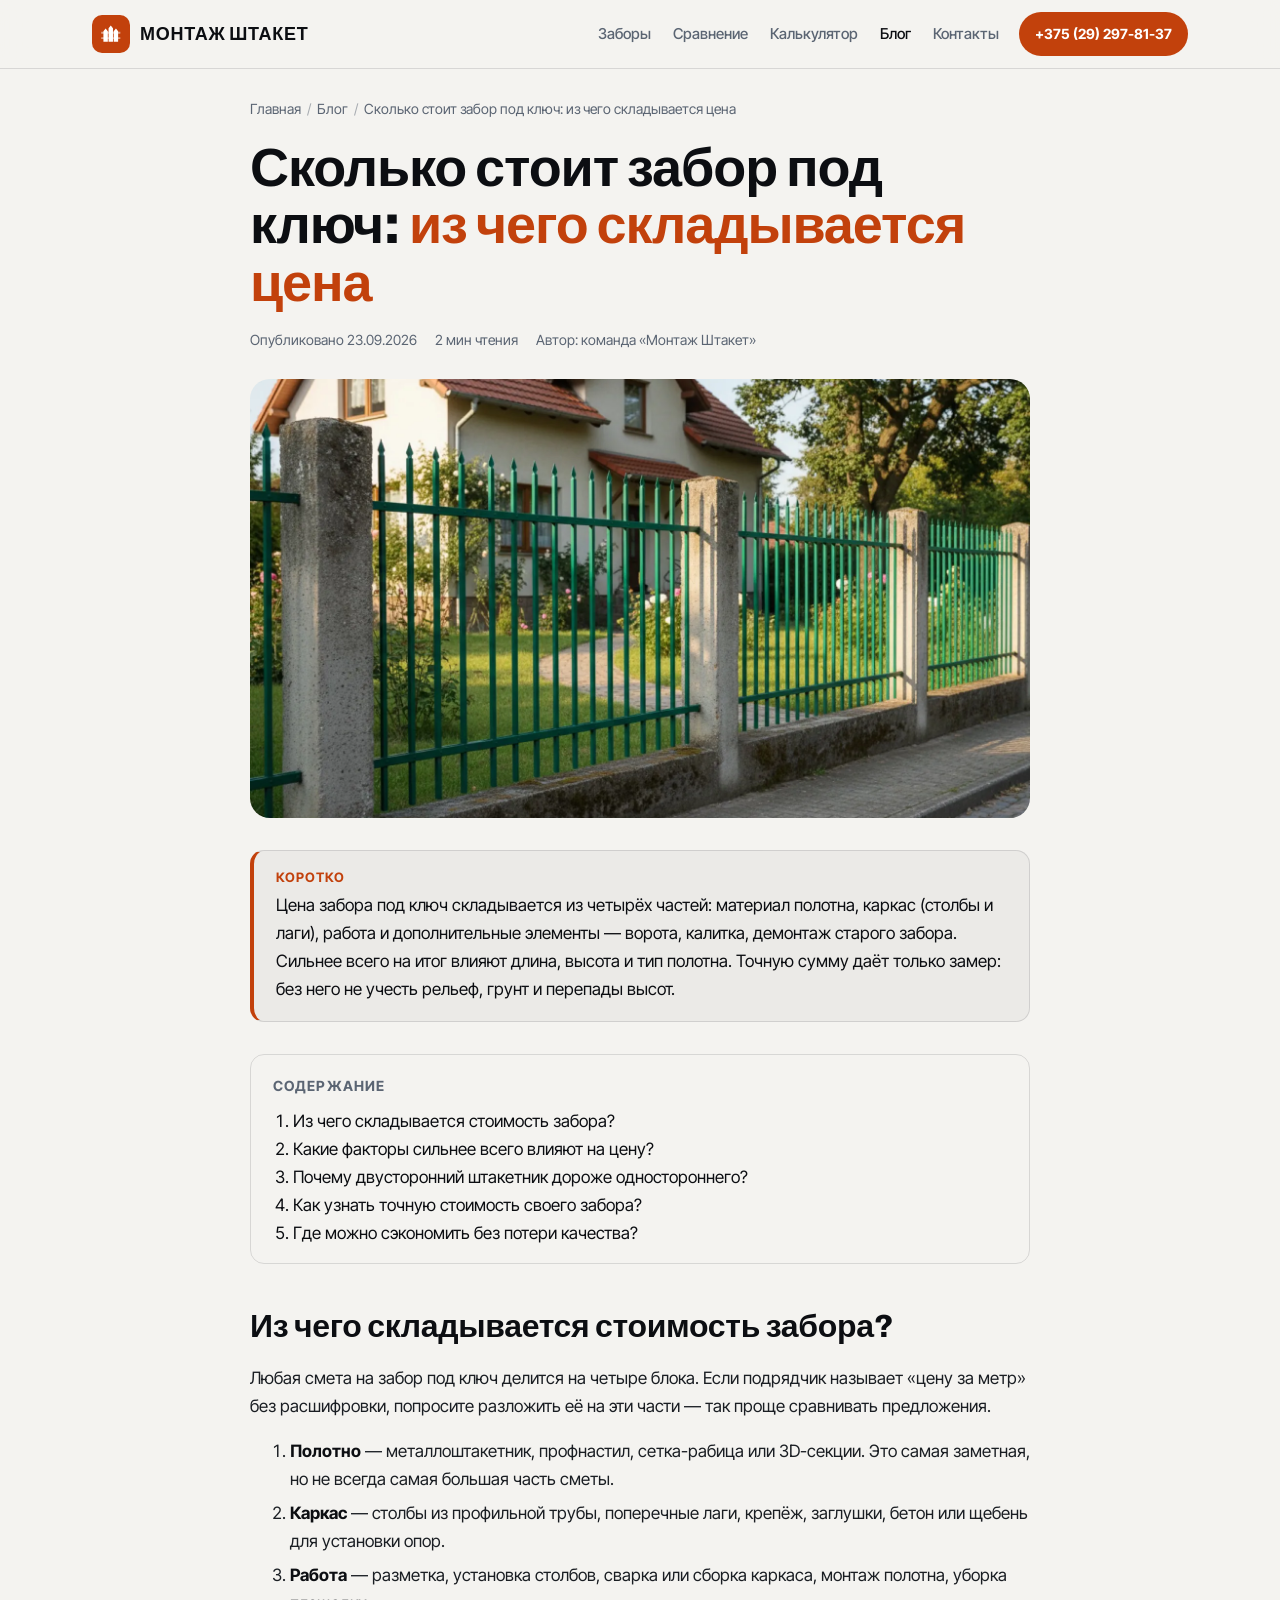
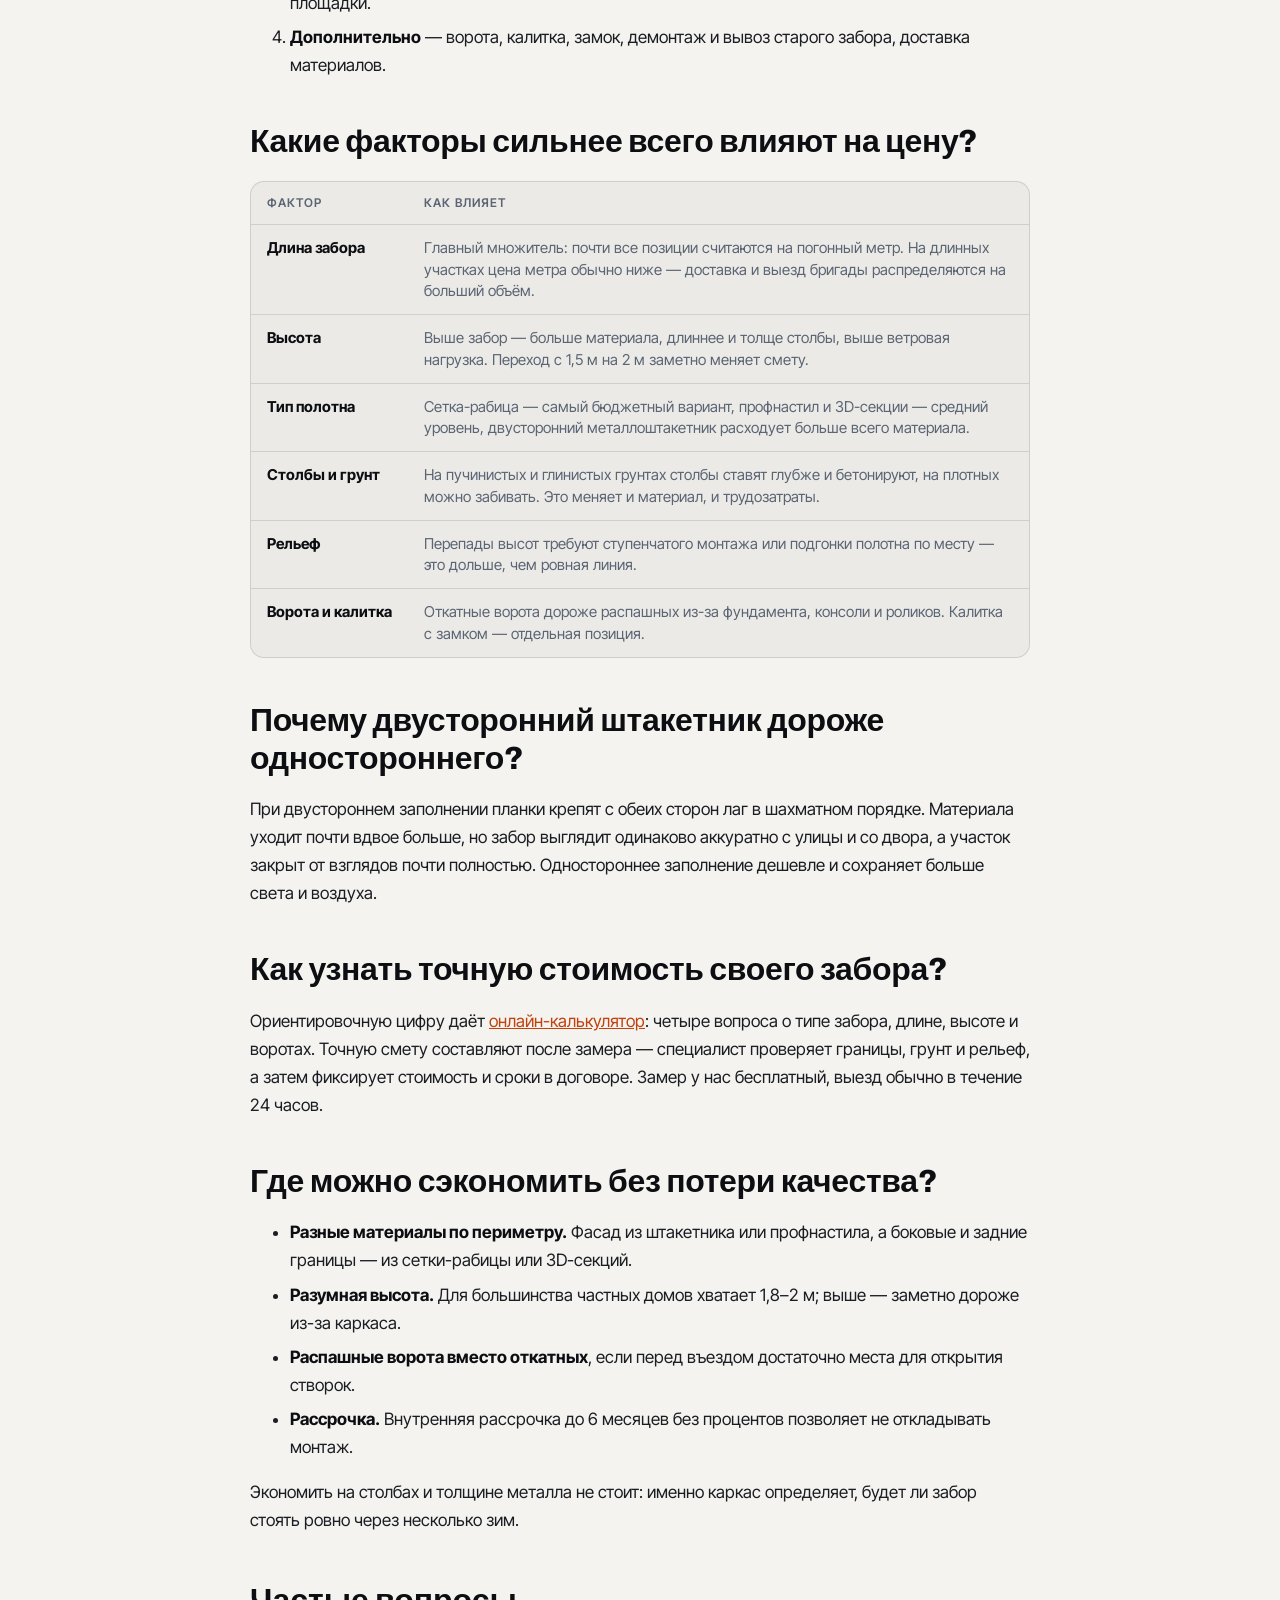
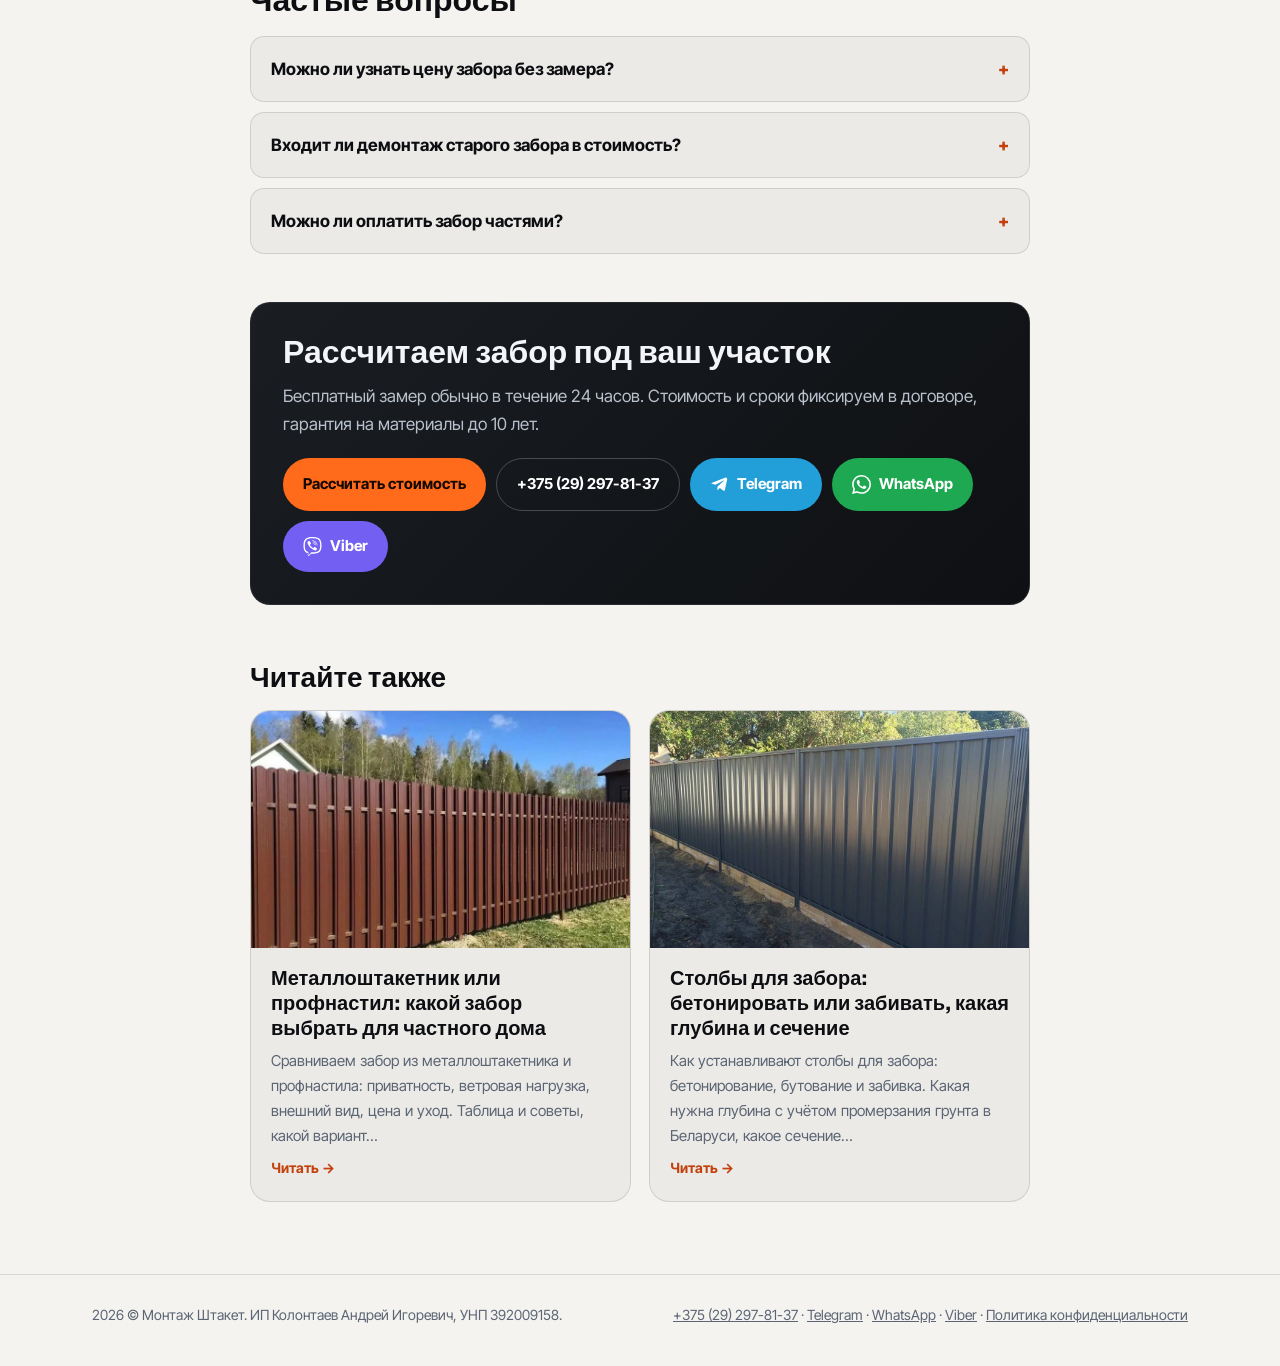
<file: blog/skolko-stoit-zabor-pod-klyuch/index.html>
<!DOCTYPE html>
<html lang="ru">
<head>
<meta charset="utf-8">
<meta name="viewport" content="width=device-width, initial-scale=1">
<title>Сколько стоит забор под ключ в Беларуси | Монтаж Штакет</title>
<meta name="description" content="Разбираем, от чего зависит стоимость забора под ключ в Беларуси: материал, длина, высота, столбы, грунт, ворота и калитка. Как получить точную смету и где можно сэкономить.">
<meta name="robots" content="index, follow, max-image-preview:large">
<link rel="canonical" href="https://xn--80aapcvihh1bcd1e.xn--90ais/blog/skolko-stoit-zabor-pod-klyuch/">
<meta property="og:type" content="article">
<meta property="og:locale" content="ru_BY">
<meta property="og:site_name" content="Монтаж Штакет">
<meta property="og:url" content="https://xn--80aapcvihh1bcd1e.xn--90ais/blog/skolko-stoit-zabor-pod-klyuch/">
<meta property="og:title" content="Сколько стоит забор под ключ в Беларуси | Монтаж Штакет">
<meta property="og:description" content="Разбираем, от чего зависит стоимость забора под ключ в Беларуси: материал, длина, высота, столбы, грунт, ворота и калитка. Как получить точную смету и где можно сэкономить.">
<meta property="og:image" content="https://xn--80aapcvihh1bcd1e.xn--90ais/img/blog/skolko-stoit-zabor-pod-klyuch.jpg">
<meta property="og:image:width" content="1200">
<meta property="og:image:height" content="630">
<meta name="twitter:card" content="summary_large_image">
<link rel="icon" href="/favicon.ico" sizes="48x48">
<link rel="icon" href="/img/favicon.svg" type="image/svg+xml">
<link rel="apple-touch-icon" href="/img/apple-touch-icon.png">
<link rel="preconnect" href="https://fonts.googleapis.com">
<link rel="preconnect" href="https://fonts.gstatic.com" crossorigin>
<link href="https://fonts.googleapis.com/css2?family=Archivo:wght@700;800&family=Inter+Tight:wght@400;500;600;700&display=swap" rel="stylesheet">
<link rel="stylesheet" href="/blog.css">
<meta name="theme-color" content="#0A0B0D">
<script>
(function(){try{var t=localStorage.getItem('krov-theme');if(!t)t=matchMedia('(prefers-color-scheme: light)').matches?'light':'dark';document.documentElement.setAttribute('data-theme',t);}catch(e){}})();
</script>
<script type="application/ld+json">
{
 "@context": "https://schema.org",
 "@graph": [
  {
   "@type": "BlogPosting",
   "@id": "https://xn--80aapcvihh1bcd1e.xn--90ais/blog/skolko-stoit-zabor-pod-klyuch/#article",
   "headline": "Сколько стоит забор под ключ в Беларуси: из чего складывается цена",
   "description": "Разбираем, от чего зависит стоимость забора под ключ в Беларуси: материал, длина, высота, столбы, грунт, ворота и калитка. Как получить точную смету и где можно сэкономить.",
   "image": [
    "https://xn--80aapcvihh1bcd1e.xn--90ais/img/blog/skolko-stoit-zabor-pod-klyuch.jpg",
    "https://xn--80aapcvihh1bcd1e.xn--90ais/img/hero-3.webp"
   ],
   "datePublished": "2026-09-23",
   "dateModified": "2026-09-23",
   "inLanguage": "ru-BY",
   "mainEntityOfPage": "https://xn--80aapcvihh1bcd1e.xn--90ais/blog/skolko-stoit-zabor-pod-klyuch/",
   "wordCount": 402,
   "author": {
    "@type": "Organization",
    "name": "Монтаж Штакет",
    "url": "https://xn--80aapcvihh1bcd1e.xn--90ais/"
   },
   "publisher": {
    "@type": "HomeAndConstructionBusiness",
    "@id": "https://xn--80aapcvihh1bcd1e.xn--90ais/#org",
    "name": "Монтаж Штакет",
    "legalName": "ИП Колонтаев Андрей Игоревич",
    "taxID": "392009158",
    "url": "https://xn--80aapcvihh1bcd1e.xn--90ais/",
    "telephone": "+375292978137",
    "logo": "https://xn--80aapcvihh1bcd1e.xn--90ais/img/icon-512.png"
   },
   "about": [
    "забор",
    "установка забора",
    "Беларусь"
   ],
   "speakable": {
    "@type": "SpeakableSpecification",
    "cssSelector": [
     ".tldr p",
     ".qa summary",
     ".qa details p"
    ]
   }
  },
  {
   "@type": "BreadcrumbList",
   "itemListElement": [
    {
     "@type": "ListItem",
     "position": 1,
     "name": "Главная",
     "item": "https://xn--80aapcvihh1bcd1e.xn--90ais/"
    },
    {
     "@type": "ListItem",
     "position": 2,
     "name": "Блог",
     "item": "https://xn--80aapcvihh1bcd1e.xn--90ais/blog/"
    },
    {
     "@type": "ListItem",
     "position": 3,
     "name": "Сколько стоит забор под ключ в Беларуси: из чего складывается цена",
     "item": "https://xn--80aapcvihh1bcd1e.xn--90ais/blog/skolko-stoit-zabor-pod-klyuch/"
    }
   ]
  },
  {
   "@type": "FAQPage",
   "mainEntity": [
    {
     "@type": "Question",
     "name": "Можно ли узнать цену забора без замера?",
     "acceptedAnswer": {
      "@type": "Answer",
      "text": "Можно получить ориентировочную стоимость в онлайн-калькуляторе. Точная цена фиксируется в договоре после бесплатного замера, потому что грунт, рельеф и перепады высот меняют смету."
     }
    },
    {
     "@type": "Question",
     "name": "Входит ли демонтаж старого забора в стоимость?",
     "acceptedAnswer": {
      "@type": "Answer",
      "text": "Демонтаж и вывоз старого ограждения считаются отдельной позицией сметы. Её можно заказать вместе с монтажом нового забора."
     }
    },
    {
     "@type": "Question",
     "name": "Можно ли оплатить забор частями?",
     "acceptedAnswer": {
      "@type": "Answer",
      "text": "Да, доступна внутренняя рассрочка до 6 месяцев без процентов и кредит до 7 лет."
     }
    }
   ]
  }
 ]
}
</script>
</head>
<body>
<header class="bh"><div class="wrap bh__in">
  <a class="logo" href="/" aria-label="Монтаж Штакет — на главную"><span class="logo__mark"><svg viewBox="0 0 32 32" aria-hidden="true"><path d="M3 13.2h26v2.6H3zM3 20.6h26v2.6H3z" opacity=".5"/><path d="M6 27V12.5l3-3.8 3 3.8V27zM13 27V8.5l3-3.8 3 3.8V27zM20 27V12.5l3-3.8 3 3.8V27z"/></svg></span><span>Монтаж Штакет</span></a>
  <nav class="bh__nav" aria-label="Основное меню">
    <a href="/#fences">Заборы</a><a href="/#compare">Сравнение</a><a href="/#calc">Калькулятор</a><a href="/blog/" aria-current="page">Блог</a><a href="/#contacts">Контакты</a>
  </nav>
  <a class="bh__phone" href="tel:+375292978137">+375 (29) 297-81-37</a>
</div></header>
<main class="wrap">
<article class="art">
  <ol class="crumbs"><li><a href="/">Главная</a></li><li><a href="/blog/">Блог</a></li><li aria-current="page">Сколько стоит забор под ключ: из чего складывается цена</li></ol>
  <h1>Сколько стоит забор под ключ: <em>из чего складывается цена</em></h1>
  <div class="meta"><span>Опубликовано <time datetime="2026-09-23">23.09.2026</time></span><span>2 мин чтения</span><span>Автор: команда «Монтаж Штакет»</span></div>
  <figure class="art__img"><img src="/img/hero-3.webp" width="1600" height="914" fetchpriority="high" decoding="async" alt="Сколько стоит забор под ключ: из чего складывается цена"></figure>
  <div class="tldr"><b>Коротко</b><p>Цена забора под ключ складывается из четырёх частей: материал полотна, каркас (столбы и лаги), работа и дополнительные элементы — ворота, калитка, демонтаж старого забора. Сильнее всего на итог влияют длина, высота и тип полотна. Точную сумму даёт только замер: без него не учесть рельеф, грунт и перепады высот.</p></div>
  <nav class="toc" aria-label="Содержание"><b>Содержание</b><ol><li><a href="#iz-chego">Из чего складывается стоимость забора?</a></li><li><a href="#faktory">Какие факторы сильнее всего влияют на цену?</a></li><li><a href="#shtaketnik-vs">Почему двусторонний штакетник дороже одностороннего?</a></li><li><a href="#kak-uznat">Как узнать точную стоимость своего забора?</a></li><li><a href="#ekonomiya">Где можно сэкономить без потери качества?</a></li></ol></nav>
  <div class="prose">
<h2 id="iz-chego">Из чего складывается стоимость забора?</h2>
<p>Любая смета на забор под ключ делится на четыре блока. Если подрядчик называет «цену за метр» без расшифровки, попросите разложить её на эти части — так проще сравнивать предложения.</p>
<ol>
  <li><strong>Полотно</strong> — металлоштакетник, профнастил, сетка-рабица или 3D-секции. Это самая заметная, но не всегда самая большая часть сметы.</li>
  <li><strong>Каркас</strong> — столбы из профильной трубы, поперечные лаги, крепёж, заглушки, бетон или щебень для установки опор.</li>
  <li><strong>Работа</strong> — разметка, установка столбов, сварка или сборка каркаса, монтаж полотна, уборка площадки.</li>
  <li><strong>Дополнительно</strong> — ворота, калитка, замок, демонтаж и вывоз старого забора, доставка материалов.</li>
</ol>

<h2 id="faktory">Какие факторы сильнее всего влияют на цену?</h2>
<div class="table-wrap"><table>
  <thead><tr><th scope="col">Фактор</th><th scope="col">Как влияет</th></tr></thead>
  <tbody>
    <tr><th scope="row">Длина забора</th><td>Главный множитель: почти все позиции считаются на погонный метр. На длинных участках цена метра обычно ниже — доставка и выезд бригады распределяются на больший объём.</td></tr>
    <tr><th scope="row">Высота</th><td>Выше забор — больше материала, длиннее и толще столбы, выше ветровая нагрузка. Переход с 1,5 м на 2 м заметно меняет смету.</td></tr>
    <tr><th scope="row">Тип полотна</th><td>Сетка-рабица — самый бюджетный вариант, профнастил и 3D-секции — средний уровень, двусторонний металлоштакетник расходует больше всего материала.</td></tr>
    <tr><th scope="row">Столбы и грунт</th><td>На пучинистых и глинистых грунтах столбы ставят глубже и бетонируют, на плотных можно забивать. Это меняет и материал, и трудозатраты.</td></tr>
    <tr><th scope="row">Рельеф</th><td>Перепады высот требуют ступенчатого монтажа или подгонки полотна по месту — это дольше, чем ровная линия.</td></tr>
    <tr><th scope="row">Ворота и калитка</th><td>Откатные ворота дороже распашных из-за фундамента, консоли и роликов. Калитка с замком — отдельная позиция.</td></tr>
  </tbody>
</table></div>

<h2 id="shtaketnik-vs">Почему двусторонний штакетник дороже одностороннего?</h2>
<p>При двустороннем заполнении планки крепят с обеих сторон лаг в шахматном порядке. Материала уходит почти вдвое больше, но забор выглядит одинаково аккуратно с улицы и со двора, а участок закрыт от взглядов почти полностью. Одностороннее заполнение дешевле и сохраняет больше света и воздуха.</p>

<h2 id="kak-uznat">Как узнать точную стоимость своего забора?</h2>
<p>Ориентировочную цифру даёт <a href="/#calc">онлайн-калькулятор</a>: четыре вопроса о типе забора, длине, высоте и воротах. Точную смету составляют после замера — специалист проверяет границы, грунт и рельеф, а затем фиксирует стоимость и сроки в договоре. Замер у нас бесплатный, выезд обычно в течение 24 часов.</p>

<h2 id="ekonomiya">Где можно сэкономить без потери качества?</h2>
<ul>
  <li><strong>Разные материалы по периметру.</strong> Фасад из штакетника или профнастила, а боковые и задние границы — из сетки-рабицы или 3D-секций.</li>
  <li><strong>Разумная высота.</strong> Для большинства частных домов хватает 1,8–2 м; выше — заметно дороже из-за каркаса.</li>
  <li><strong>Распашные ворота вместо откатных</strong>, если перед въездом достаточно места для открытия створок.</li>
  <li><strong>Рассрочка.</strong> Внутренняя рассрочка до 6 месяцев без процентов позволяет не откладывать монтаж.</li>
</ul>
<p>Экономить на столбах и толщине металла не стоит: именно каркас определяет, будет ли забор стоять ровно через несколько зим.</p>
</div>
  <section class="qa"><h2>Частые вопросы</h2><details><summary>Можно ли узнать цену забора без замера?</summary><p>Можно получить ориентировочную стоимость в онлайн-калькуляторе. Точная цена фиксируется в договоре после бесплатного замера, потому что грунт, рельеф и перепады высот меняют смету.</p></details><details><summary>Входит ли демонтаж старого забора в стоимость?</summary><p>Демонтаж и вывоз старого ограждения считаются отдельной позицией сметы. Её можно заказать вместе с монтажом нового забора.</p></details><details><summary>Можно ли оплатить забор частями?</summary><p>Да, доступна внутренняя рассрочка до 6 месяцев без процентов и кредит до 7 лет.</p></details></section>
  <section class="cta">
  <h2>Рассчитаем забор под ваш участок</h2>
  <p>Бесплатный замер обычно в течение 24 часов. Стоимость и сроки фиксируем в договоре, гарантия на материалы до 10 лет.</p>
  <div class="btns">
    <a class="btn btn--accent" href="/#calc">Рассчитать стоимость</a>
    <a class="btn btn--ghost" href="tel:+375292978137">+375 (29) 297-81-37</a>
    <a class="btn btn--tg" href="https://t.me/andreew_8" target="_blank" rel="noopener"><svg viewBox="0 0 24 24" aria-hidden="true"><path d="M21.9 4.3 18.8 19c-.2 1-.9 1.3-1.7.8l-4.7-3.5-2.3 2.2c-.3.3-.5.5-.9.5l.3-4.4 8.1-7.3c.4-.3-.1-.5-.6-.2L6.9 12.4l-4.3-1.3c-.9-.3-.9-.9.2-1.4l16.9-6.5c.8-.3 1.5.2 1.2 1.1z"/></svg>Telegram</a>
    <a class="btn btn--wa" href="https://wa.me/375292978137" target="_blank" rel="noopener"><svg viewBox="0 0 24 24" fill="currentColor" aria-hidden="true"><path d="M17.472 14.382c-.297-.149-1.758-.867-2.03-.967-.273-.099-.471-.148-.67.15-.197.297-.767.966-.94 1.164-.173.199-.347.223-.644.075-.297-.15-1.255-.463-2.39-1.475-.883-.788-1.48-1.761-1.653-2.059-.173-.297-.018-.458.13-.606.134-.133.298-.347.446-.52.149-.174.198-.298.298-.497.099-.198.05-.371-.025-.52-.075-.149-.669-1.612-.916-2.207-.242-.579-.487-.5-.669-.51-.173-.008-.371-.01-.57-.01-.198 0-.52.074-.792.372-.272.297-1.04 1.016-1.04 2.479 0 1.462 1.065 2.875 1.213 3.074.149.198 2.096 3.2 5.077 4.487.709.306 1.262.489 1.694.625.712.227 1.36.195 1.871.118.571-.085 1.758-.719 2.006-1.413.248-.694.248-1.289.173-1.413-.074-.124-.272-.198-.57-.347m-5.421 7.403h-.004a9.87 9.87 0 01-5.031-1.378l-.361-.214-3.741.982.998-3.648-.235-.374a9.86 9.86 0 01-1.51-5.26c.001-5.45 4.436-9.884 9.888-9.884 2.64 0 5.122 1.03 6.988 2.898a9.825 9.825 0 012.893 6.994c-.003 5.45-4.437 9.884-9.885 9.884m8.413-18.297A11.815 11.815 0 0012.05 0C5.495 0 .16 5.335.157 11.892c0 2.096.547 4.142 1.588 5.945L.057 24l6.305-1.654a11.882 11.882 0 005.683 1.448h.005c6.554 0 11.89-5.335 11.893-11.893a11.821 11.821 0 00-3.48-8.413Z"/></svg>WhatsApp</a>
    <a class="btn btn--vb" href="viber://chat?number=%2B375292978137"><svg viewBox="0 0 24 24" fill="currentColor" aria-hidden="true"><path d="M11.4 0C9.473.028 5.333.344 3.02 2.467 1.302 4.187.696 6.7.633 9.817.57 12.933.488 18.776 6.12 20.36h.003l-.004 2.416s-.037.977.61 1.177c.777.242 1.234-.5 1.98-1.302.407-.44.972-1.084 1.397-1.58 3.85.326 6.812-.416 7.15-.525.776-.252 5.176-.816 5.892-6.657.74-6.02-.36-9.83-2.34-11.546-.596-.55-3.006-2.3-8.375-2.323 0 0-.395-.025-1.037-.017zm.058 1.693c.545-.004.88.017.88.017 4.542.02 6.717 1.388 7.222 1.846 1.675 1.435 2.53 4.868 1.906 9.897v.002c-.604 4.878-4.174 5.184-4.832 5.395-.28.09-2.882.737-6.153.524 0 0-2.436 2.94-3.197 3.704-.12.12-.26.167-.352.144-.13-.033-.166-.188-.165-.414l.02-4.018c-4.762-1.32-4.485-6.292-4.43-8.895.054-2.604.543-4.738 1.996-6.173 1.96-1.773 5.474-2.018 7.11-2.03zm.38 2.602c-.167 0-.303.135-.304.302 0 .167.133.303.3.305 1.624.01 2.946.537 4.028 1.592 1.073 1.046 1.62 2.468 1.633 4.334.002.167.14.3.307.3.166-.002.3-.138.3-.304-.014-1.984-.618-3.596-1.816-4.764-1.19-1.16-2.692-1.753-4.447-1.765zm-3.96.695c-.19-.032-.4.005-.616.117l-.01.002c-.43.247-.816.562-1.146.932-.002.004-.006.004-.008.008-.267.323-.42.638-.46.948-.008.046-.01.093-.007.14 0 .136.022.27.065.4l.013.01c.135.48.473 1.276 1.205 2.604.42.768.903 1.5 1.446 2.186.27.344.56.673.87.984l.132.132c.31.308.64.6.984.87.686.543 1.418 1.027 2.186 1.447 1.328.733 2.126 1.07 2.604 1.206l.01.014c.13.042.265.064.402.063.046.002.092 0 .138-.008.31-.036.627-.19.948-.46.004 0 .003-.002.008-.005.37-.33.683-.72.93-1.148l.003-.01c.225-.432.15-.842-.18-1.12-.004 0-.698-.58-1.037-.83-.36-.255-.73-.492-1.113-.71-.51-.285-1.032-.106-1.248.174l-.447.564c-.23.283-.657.246-.657.246-3.12-.796-3.955-3.955-3.955-3.955s-.037-.426.248-.656l.563-.448c.277-.215.456-.737.17-1.248-.217-.383-.454-.756-.71-1.115-.25-.34-.826-1.033-.83-1.035-.137-.165-.31-.265-.502-.297zm4.49.88c-.158.002-.29.124-.3.282-.01.167.115.312.282.324 1.16.085 2.017.466 2.645 1.15.63.688.93 1.524.906 2.57-.002.168.13.306.3.31.166.003.305-.13.31-.297.025-1.175-.334-2.193-1.067-2.994-.74-.81-1.777-1.253-3.05-1.346h-.024zm.463 1.63c-.16.002-.29.127-.3.287-.008.167.12.31.288.32.523.028.875.175 1.113.422.24.245.388.62.416 1.164.01.167.15.295.318.287.167-.008.295-.15.287-.317-.03-.644-.215-1.178-.58-1.557-.367-.378-.893-.574-1.52-.607h-.018z"/></svg>Viber</a>
  </div>
</section>
  <section class="related"><h2>Читайте также</h2><div class="cards"><a class="card" href="/blog/shtaketnik-ili-profnastil/">
  <div class="card__img"><img src="/img/fence-shtaket.webp" width="800" height="600" loading="lazy" decoding="async" alt="Металлоштакетник или профнастил: что выбрать для частного дома"></div>
  <div class="card__b"><h3>Металлоштакетник или профнастил: какой забор выбрать для частного дома</h3><p>Сравниваем забор из металлоштакетника и профнастила: приватность, ветровая нагрузка, внешний вид, цена и уход. Таблица и советы, какой вариант…</p><span>Читать →</span></div>
</a><a class="card" href="/blog/stolby-dlya-zabora/">
  <div class="card__img"><img src="/img/fence-profnastil.webp" width="1024" height="768" loading="lazy" decoding="async" alt="Столбы для забора: бетонировать или забивать"></div>
  <div class="card__b"><h3>Столбы для забора: бетонировать или забивать, какая глубина и сечение</h3><p>Как устанавливают столбы для забора: бетонирование, бутование и забивка. Какая нужна глубина с учётом промерзания грунта в Беларуси, какое сечение…</p><span>Читать →</span></div>
</a></div></section>
</article>
</main>
<footer class="bf"><div class="wrap bf__in">
  <span>2026 © Монтаж Штакет. ИП Колонтаев Андрей Игоревич, УНП 392009158.</span>
  <span><a href="tel:+375292978137">+375 (29) 297-81-37</a> · <a href="https://t.me/andreew_8">Telegram</a> · <a href="https://wa.me/375292978137">WhatsApp</a> · <a href="viber://chat?number=%2B375292978137">Viber</a> · <a href="/privacy/">Политика конфиденциальности</a></span>
</div></footer>
</body>
</html>
</file>
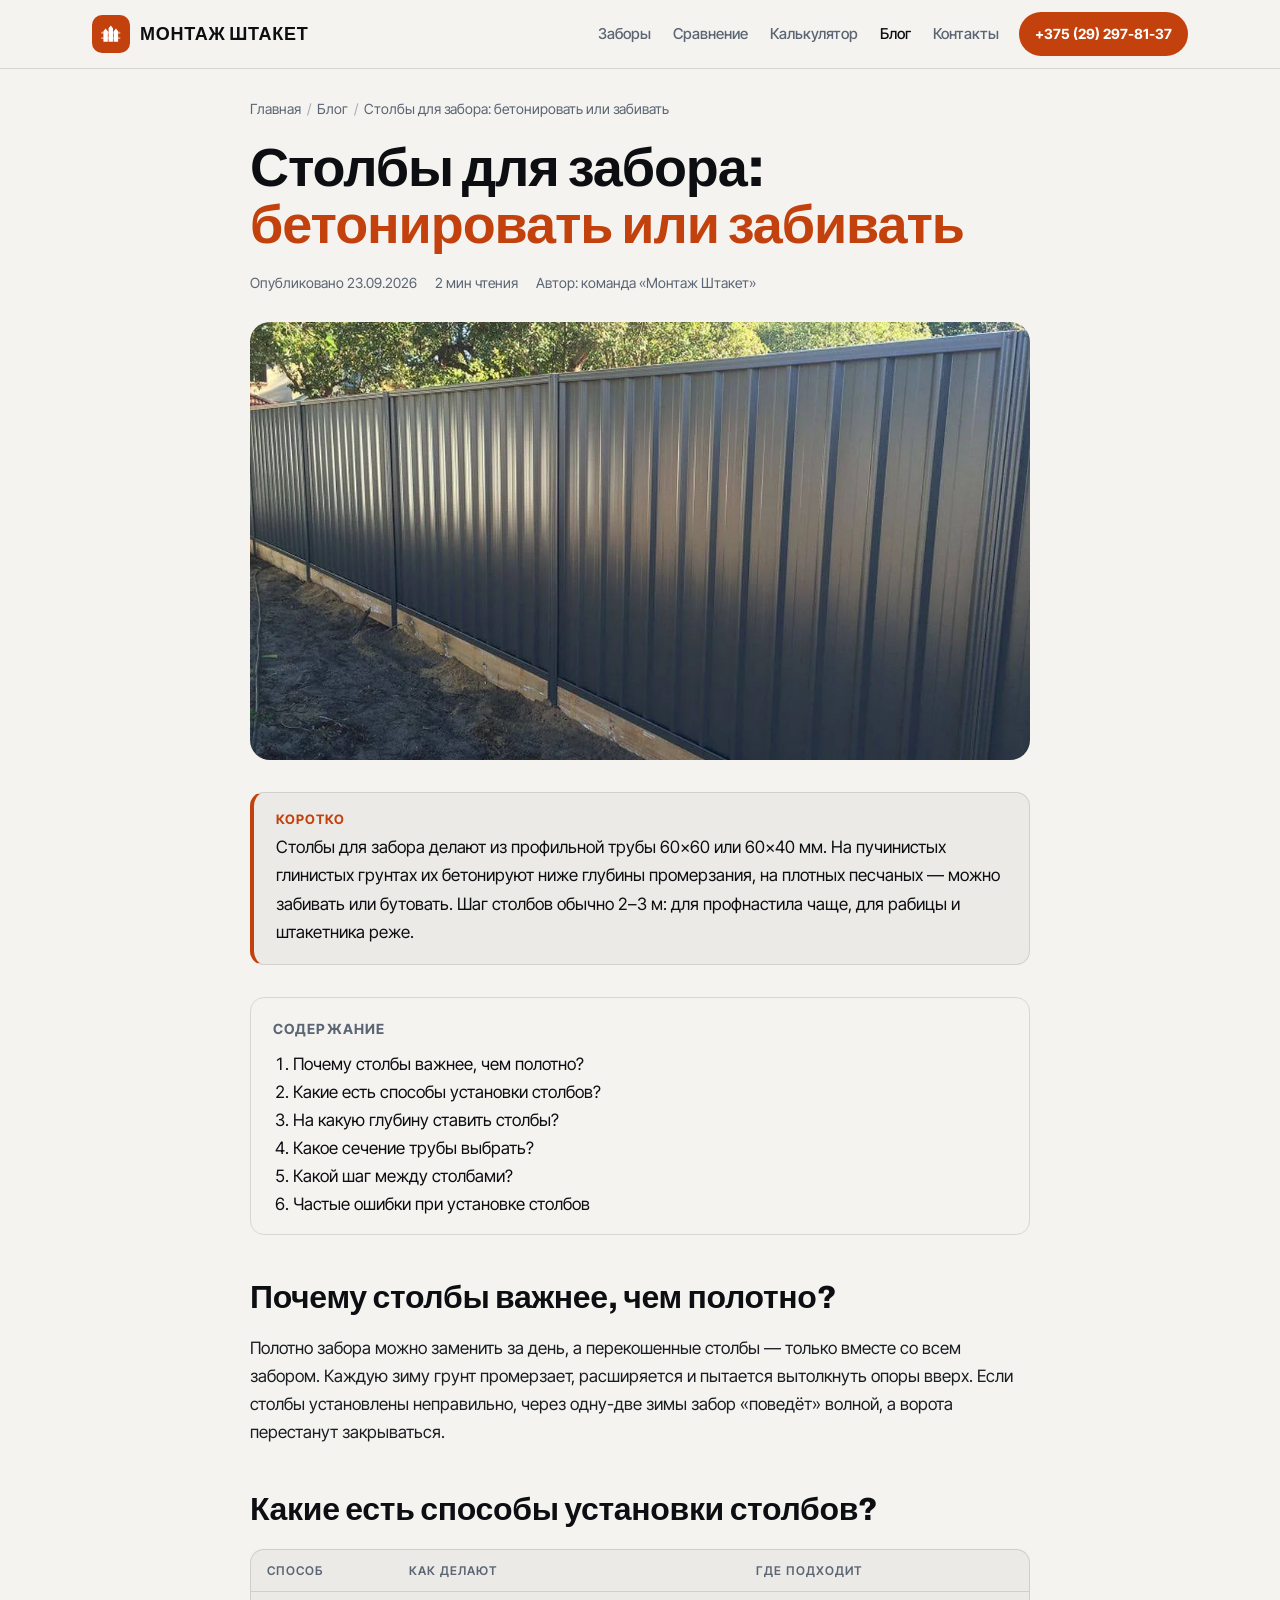
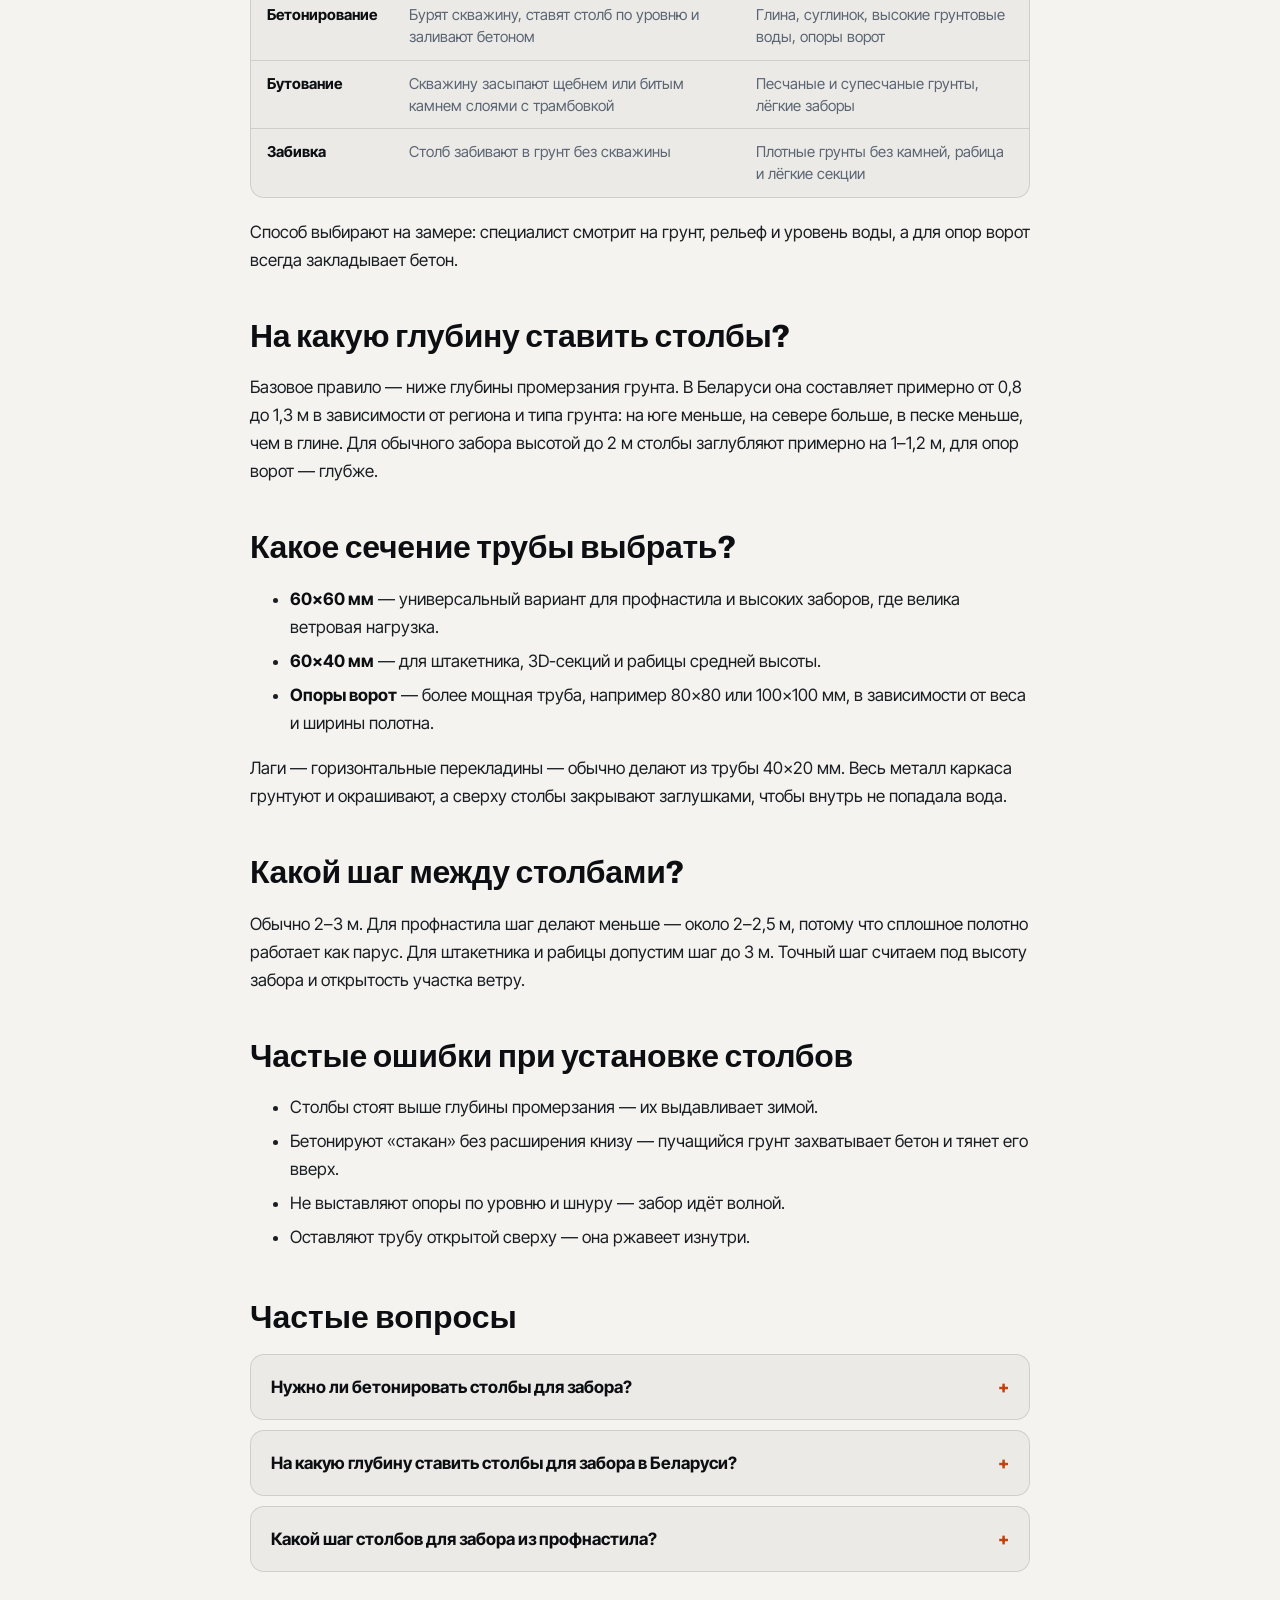
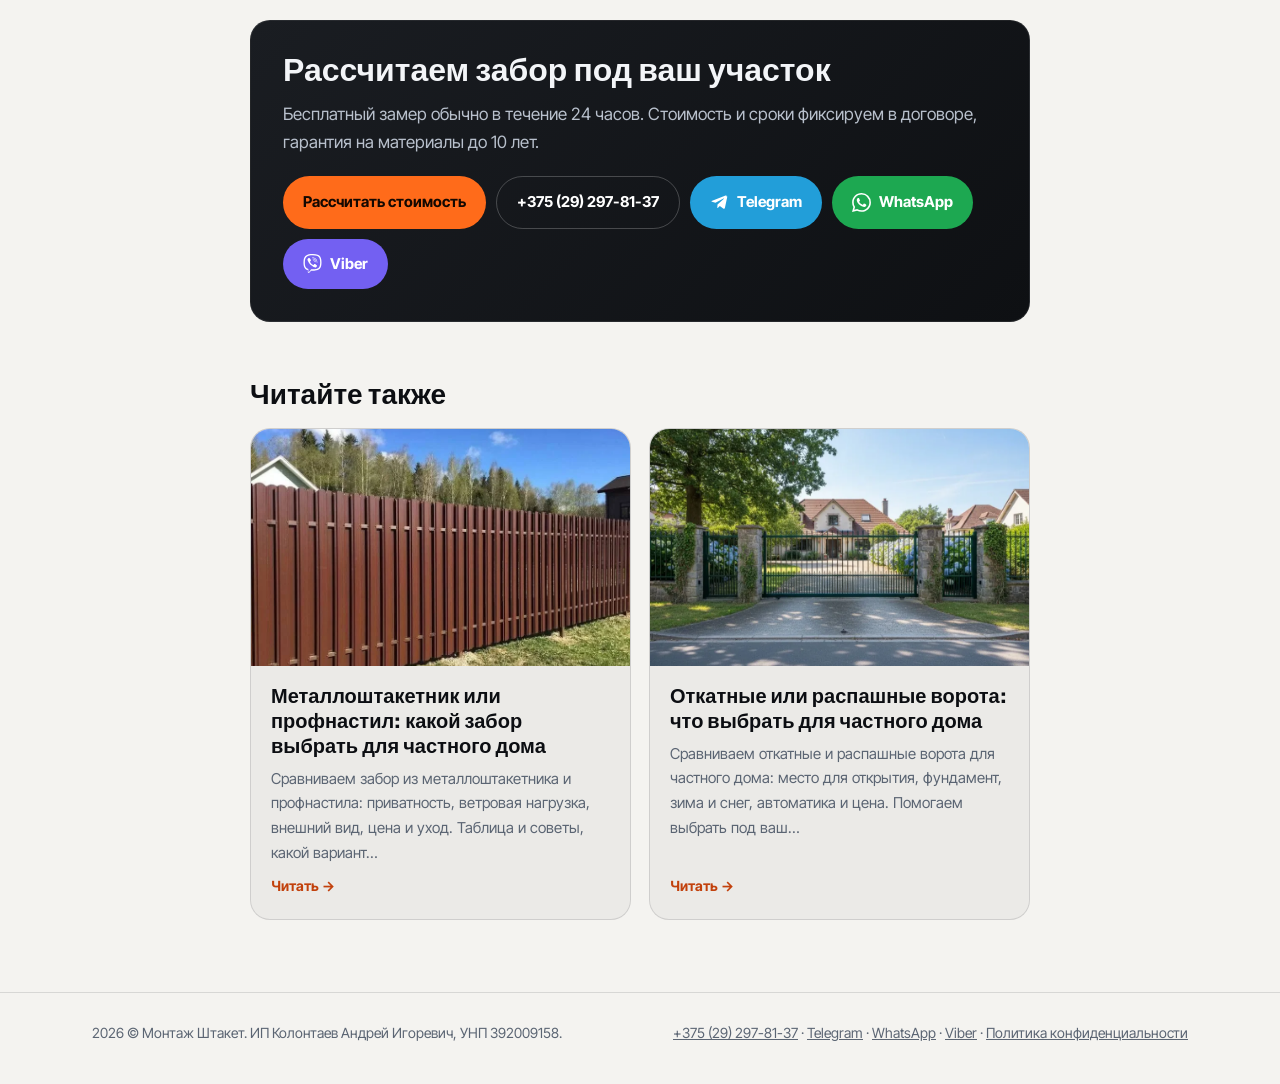
<file: blog/stolby-dlya-zabora/index.html>
<!DOCTYPE html>
<html lang="ru">
<head>
<meta charset="utf-8">
<meta name="viewport" content="width=device-width, initial-scale=1">
<title>Столбы для забора | Монтаж Штакет</title>
<meta name="description" content="Как устанавливают столбы для забора: бетонирование, бутование и забивка. Какая нужна глубина с учётом промерзания грунта в Беларуси, какое сечение трубы и шаг столбов.">
<meta name="robots" content="index, follow, max-image-preview:large">
<link rel="canonical" href="https://xn--80aapcvihh1bcd1e.xn--90ais/blog/stolby-dlya-zabora/">
<meta property="og:type" content="article">
<meta property="og:locale" content="ru_BY">
<meta property="og:site_name" content="Монтаж Штакет">
<meta property="og:url" content="https://xn--80aapcvihh1bcd1e.xn--90ais/blog/stolby-dlya-zabora/">
<meta property="og:title" content="Столбы для забора | Монтаж Штакет">
<meta property="og:description" content="Как устанавливают столбы для забора: бетонирование, бутование и забивка. Какая нужна глубина с учётом промерзания грунта в Беларуси, какое сечение трубы и шаг столбов.">
<meta property="og:image" content="https://xn--80aapcvihh1bcd1e.xn--90ais/img/blog/stolby-dlya-zabora.jpg">
<meta property="og:image:width" content="1200">
<meta property="og:image:height" content="630">
<meta name="twitter:card" content="summary_large_image">
<link rel="icon" href="/favicon.ico" sizes="48x48">
<link rel="icon" href="/img/favicon.svg" type="image/svg+xml">
<link rel="apple-touch-icon" href="/img/apple-touch-icon.png">
<link rel="preconnect" href="https://fonts.googleapis.com">
<link rel="preconnect" href="https://fonts.gstatic.com" crossorigin>
<link href="https://fonts.googleapis.com/css2?family=Archivo:wght@700;800&family=Inter+Tight:wght@400;500;600;700&display=swap" rel="stylesheet">
<link rel="stylesheet" href="/blog.css">
<meta name="theme-color" content="#0A0B0D">
<script>
(function(){try{var t=localStorage.getItem('krov-theme');if(!t)t=matchMedia('(prefers-color-scheme: light)').matches?'light':'dark';document.documentElement.setAttribute('data-theme',t);}catch(e){}})();
</script>
<script type="application/ld+json">
{
 "@context": "https://schema.org",
 "@graph": [
  {
   "@type": "BlogPosting",
   "@id": "https://xn--80aapcvihh1bcd1e.xn--90ais/blog/stolby-dlya-zabora/#article",
   "headline": "Столбы для забора: бетонировать или забивать, какая глубина и сечение",
   "description": "Как устанавливают столбы для забора: бетонирование, бутование и забивка. Какая нужна глубина с учётом промерзания грунта в Беларуси, какое сечение трубы и шаг столбов.",
   "image": [
    "https://xn--80aapcvihh1bcd1e.xn--90ais/img/blog/stolby-dlya-zabora.jpg",
    "https://xn--80aapcvihh1bcd1e.xn--90ais/img/fence-profnastil.webp"
   ],
   "datePublished": "2026-09-23",
   "dateModified": "2026-09-23",
   "inLanguage": "ru-BY",
   "mainEntityOfPage": "https://xn--80aapcvihh1bcd1e.xn--90ais/blog/stolby-dlya-zabora/",
   "wordCount": 334,
   "author": {
    "@type": "Organization",
    "name": "Монтаж Штакет",
    "url": "https://xn--80aapcvihh1bcd1e.xn--90ais/"
   },
   "publisher": {
    "@type": "HomeAndConstructionBusiness",
    "@id": "https://xn--80aapcvihh1bcd1e.xn--90ais/#org",
    "name": "Монтаж Штакет",
    "legalName": "ИП Колонтаев Андрей Игоревич",
    "taxID": "392009158",
    "url": "https://xn--80aapcvihh1bcd1e.xn--90ais/",
    "telephone": "+375292978137",
    "logo": "https://xn--80aapcvihh1bcd1e.xn--90ais/img/icon-512.png"
   },
   "about": [
    "забор",
    "установка забора",
    "Беларусь"
   ],
   "speakable": {
    "@type": "SpeakableSpecification",
    "cssSelector": [
     ".tldr p",
     ".qa summary",
     ".qa details p"
    ]
   }
  },
  {
   "@type": "BreadcrumbList",
   "itemListElement": [
    {
     "@type": "ListItem",
     "position": 1,
     "name": "Главная",
     "item": "https://xn--80aapcvihh1bcd1e.xn--90ais/"
    },
    {
     "@type": "ListItem",
     "position": 2,
     "name": "Блог",
     "item": "https://xn--80aapcvihh1bcd1e.xn--90ais/blog/"
    },
    {
     "@type": "ListItem",
     "position": 3,
     "name": "Столбы для забора: бетонировать или забивать, какая глубина и сечение",
     "item": "https://xn--80aapcvihh1bcd1e.xn--90ais/blog/stolby-dlya-zabora/"
    }
   ]
  },
  {
   "@type": "FAQPage",
   "mainEntity": [
    {
     "@type": "Question",
     "name": "Нужно ли бетонировать столбы для забора?",
     "acceptedAnswer": {
      "@type": "Answer",
      "text": "Не всегда. На глинистых пучинистых грунтах и для опор ворот — да. На плотных песчаных грунтах лёгкий забор можно поставить на бутованные или забивные столбы."
     }
    },
    {
     "@type": "Question",
     "name": "На какую глубину ставить столбы для забора в Беларуси?",
     "acceptedAnswer": {
      "@type": "Answer",
      "text": "Ниже глубины промерзания грунта, которая в Беларуси составляет примерно 0,8–1,3 м. Для забора до 2 м столбы обычно заглубляют на 1–1,2 м."
     }
    },
    {
     "@type": "Question",
     "name": "Какой шаг столбов для забора из профнастила?",
     "acceptedAnswer": {
      "@type": "Answer",
      "text": "Около 2–2,5 м. Профнастил испытывает большую ветровую нагрузку, поэтому столбы ставят чаще, чем для штакетника или рабицы."
     }
    }
   ]
  }
 ]
}
</script>
</head>
<body>
<header class="bh"><div class="wrap bh__in">
  <a class="logo" href="/" aria-label="Монтаж Штакет — на главную"><span class="logo__mark"><svg viewBox="0 0 32 32" aria-hidden="true"><path d="M3 13.2h26v2.6H3zM3 20.6h26v2.6H3z" opacity=".5"/><path d="M6 27V12.5l3-3.8 3 3.8V27zM13 27V8.5l3-3.8 3 3.8V27zM20 27V12.5l3-3.8 3 3.8V27z"/></svg></span><span>Монтаж Штакет</span></a>
  <nav class="bh__nav" aria-label="Основное меню">
    <a href="/#fences">Заборы</a><a href="/#compare">Сравнение</a><a href="/#calc">Калькулятор</a><a href="/blog/" aria-current="page">Блог</a><a href="/#contacts">Контакты</a>
  </nav>
  <a class="bh__phone" href="tel:+375292978137">+375 (29) 297-81-37</a>
</div></header>
<main class="wrap">
<article class="art">
  <ol class="crumbs"><li><a href="/">Главная</a></li><li><a href="/blog/">Блог</a></li><li aria-current="page">Столбы для забора: бетонировать или забивать</li></ol>
  <h1>Столбы для забора: <em>бетонировать или забивать</em></h1>
  <div class="meta"><span>Опубликовано <time datetime="2026-09-23">23.09.2026</time></span><span>2 мин чтения</span><span>Автор: команда «Монтаж Штакет»</span></div>
  <figure class="art__img"><img src="/img/fence-profnastil.webp" width="1024" height="768" fetchpriority="high" decoding="async" alt="Столбы для забора: бетонировать или забивать"></figure>
  <div class="tldr"><b>Коротко</b><p>Столбы для забора делают из профильной трубы 60×60 или 60×40 мм. На пучинистых глинистых грунтах их бетонируют ниже глубины промерзания, на плотных песчаных — можно забивать или бутовать. Шаг столбов обычно 2–3 м: для профнастила чаще, для рабицы и штакетника реже.</p></div>
  <nav class="toc" aria-label="Содержание"><b>Содержание</b><ol><li><a href="#vazhnost">Почему столбы важнее, чем полотно?</a></li><li><a href="#sposoby">Какие есть способы установки столбов?</a></li><li><a href="#glubina">На какую глубину ставить столбы?</a></li><li><a href="#sechenie">Какое сечение трубы выбрать?</a></li><li><a href="#shag">Какой шаг между столбами?</a></li><li><a href="#oshibki">Частые ошибки при установке столбов</a></li></ol></nav>
  <div class="prose">
<h2 id="vazhnost">Почему столбы важнее, чем полотно?</h2>
<p>Полотно забора можно заменить за день, а перекошенные столбы — только вместе со всем забором. Каждую зиму грунт промерзает, расширяется и пытается вытолкнуть опоры вверх. Если столбы установлены неправильно, через одну-две зимы забор «поведёт» волной, а ворота перестанут закрываться.</p>

<h2 id="sposoby">Какие есть способы установки столбов?</h2>
<div class="table-wrap"><table>
  <thead><tr><th scope="col">Способ</th><th scope="col">Как делают</th><th scope="col">Где подходит</th></tr></thead>
  <tbody>
    <tr><th scope="row">Бетонирование</th><td>Бурят скважину, ставят столб по уровню и заливают бетоном</td><td>Глина, суглинок, высокие грунтовые воды, опоры ворот</td></tr>
    <tr><th scope="row">Бутование</th><td>Скважину засыпают щебнем или битым камнем слоями с трамбовкой</td><td>Песчаные и супесчаные грунты, лёгкие заборы</td></tr>
    <tr><th scope="row">Забивка</th><td>Столб забивают в грунт без скважины</td><td>Плотные грунты без камней, рабица и лёгкие секции</td></tr>
  </tbody>
</table></div>
<p>Способ выбирают на замере: специалист смотрит на грунт, рельеф и уровень воды, а для опор ворот всегда закладывает бетон.</p>

<h2 id="glubina">На какую глубину ставить столбы?</h2>
<p>Базовое правило — ниже глубины промерзания грунта. В Беларуси она составляет примерно от 0,8 до 1,3 м в зависимости от региона и типа грунта: на юге меньше, на севере больше, в песке меньше, чем в глине. Для обычного забора высотой до 2 м столбы заглубляют примерно на 1–1,2 м, для опор ворот — глубже.</p>

<h2 id="sechenie">Какое сечение трубы выбрать?</h2>
<ul>
  <li><strong>60×60 мм</strong> — универсальный вариант для профнастила и высоких заборов, где велика ветровая нагрузка.</li>
  <li><strong>60×40 мм</strong> — для штакетника, 3D-секций и рабицы средней высоты.</li>
  <li><strong>Опоры ворот</strong> — более мощная труба, например 80×80 или 100×100 мм, в зависимости от веса и ширины полотна.</li>
</ul>
<p>Лаги — горизонтальные перекладины — обычно делают из трубы 40×20 мм. Весь металл каркаса грунтуют и окрашивают, а сверху столбы закрывают заглушками, чтобы внутрь не попадала вода.</p>

<h2 id="shag">Какой шаг между столбами?</h2>
<p>Обычно 2–3 м. Для профнастила шаг делают меньше — около 2–2,5 м, потому что сплошное полотно работает как парус. Для штакетника и рабицы допустим шаг до 3 м. Точный шаг считаем под высоту забора и открытость участка ветру.</p>

<h2 id="oshibki">Частые ошибки при установке столбов</h2>
<ul>
  <li>Столбы стоят выше глубины промерзания — их выдавливает зимой.</li>
  <li>Бетонируют «стакан» без расширения книзу — пучащийся грунт захватывает бетон и тянет его вверх.</li>
  <li>Не выставляют опоры по уровню и шнуру — забор идёт волной.</li>
  <li>Оставляют трубу открытой сверху — она ржавеет изнутри.</li>
</ul>
</div>
  <section class="qa"><h2>Частые вопросы</h2><details><summary>Нужно ли бетонировать столбы для забора?</summary><p>Не всегда. На глинистых пучинистых грунтах и для опор ворот — да. На плотных песчаных грунтах лёгкий забор можно поставить на бутованные или забивные столбы.</p></details><details><summary>На какую глубину ставить столбы для забора в Беларуси?</summary><p>Ниже глубины промерзания грунта, которая в Беларуси составляет примерно 0,8–1,3 м. Для забора до 2 м столбы обычно заглубляют на 1–1,2 м.</p></details><details><summary>Какой шаг столбов для забора из профнастила?</summary><p>Около 2–2,5 м. Профнастил испытывает большую ветровую нагрузку, поэтому столбы ставят чаще, чем для штакетника или рабицы.</p></details></section>
  <section class="cta">
  <h2>Рассчитаем забор под ваш участок</h2>
  <p>Бесплатный замер обычно в течение 24 часов. Стоимость и сроки фиксируем в договоре, гарантия на материалы до 10 лет.</p>
  <div class="btns">
    <a class="btn btn--accent" href="/#calc">Рассчитать стоимость</a>
    <a class="btn btn--ghost" href="tel:+375292978137">+375 (29) 297-81-37</a>
    <a class="btn btn--tg" href="https://t.me/andreew_8" target="_blank" rel="noopener"><svg viewBox="0 0 24 24" aria-hidden="true"><path d="M21.9 4.3 18.8 19c-.2 1-.9 1.3-1.7.8l-4.7-3.5-2.3 2.2c-.3.3-.5.5-.9.5l.3-4.4 8.1-7.3c.4-.3-.1-.5-.6-.2L6.9 12.4l-4.3-1.3c-.9-.3-.9-.9.2-1.4l16.9-6.5c.8-.3 1.5.2 1.2 1.1z"/></svg>Telegram</a>
    <a class="btn btn--wa" href="https://wa.me/375292978137" target="_blank" rel="noopener"><svg viewBox="0 0 24 24" fill="currentColor" aria-hidden="true"><path d="M17.472 14.382c-.297-.149-1.758-.867-2.03-.967-.273-.099-.471-.148-.67.15-.197.297-.767.966-.94 1.164-.173.199-.347.223-.644.075-.297-.15-1.255-.463-2.39-1.475-.883-.788-1.48-1.761-1.653-2.059-.173-.297-.018-.458.13-.606.134-.133.298-.347.446-.52.149-.174.198-.298.298-.497.099-.198.05-.371-.025-.52-.075-.149-.669-1.612-.916-2.207-.242-.579-.487-.5-.669-.51-.173-.008-.371-.01-.57-.01-.198 0-.52.074-.792.372-.272.297-1.04 1.016-1.04 2.479 0 1.462 1.065 2.875 1.213 3.074.149.198 2.096 3.2 5.077 4.487.709.306 1.262.489 1.694.625.712.227 1.36.195 1.871.118.571-.085 1.758-.719 2.006-1.413.248-.694.248-1.289.173-1.413-.074-.124-.272-.198-.57-.347m-5.421 7.403h-.004a9.87 9.87 0 01-5.031-1.378l-.361-.214-3.741.982.998-3.648-.235-.374a9.86 9.86 0 01-1.51-5.26c.001-5.45 4.436-9.884 9.888-9.884 2.64 0 5.122 1.03 6.988 2.898a9.825 9.825 0 012.893 6.994c-.003 5.45-4.437 9.884-9.885 9.884m8.413-18.297A11.815 11.815 0 0012.05 0C5.495 0 .16 5.335.157 11.892c0 2.096.547 4.142 1.588 5.945L.057 24l6.305-1.654a11.882 11.882 0 005.683 1.448h.005c6.554 0 11.89-5.335 11.893-11.893a11.821 11.821 0 00-3.48-8.413Z"/></svg>WhatsApp</a>
    <a class="btn btn--vb" href="viber://chat?number=%2B375292978137"><svg viewBox="0 0 24 24" fill="currentColor" aria-hidden="true"><path d="M11.4 0C9.473.028 5.333.344 3.02 2.467 1.302 4.187.696 6.7.633 9.817.57 12.933.488 18.776 6.12 20.36h.003l-.004 2.416s-.037.977.61 1.177c.777.242 1.234-.5 1.98-1.302.407-.44.972-1.084 1.397-1.58 3.85.326 6.812-.416 7.15-.525.776-.252 5.176-.816 5.892-6.657.74-6.02-.36-9.83-2.34-11.546-.596-.55-3.006-2.3-8.375-2.323 0 0-.395-.025-1.037-.017zm.058 1.693c.545-.004.88.017.88.017 4.542.02 6.717 1.388 7.222 1.846 1.675 1.435 2.53 4.868 1.906 9.897v.002c-.604 4.878-4.174 5.184-4.832 5.395-.28.09-2.882.737-6.153.524 0 0-2.436 2.94-3.197 3.704-.12.12-.26.167-.352.144-.13-.033-.166-.188-.165-.414l.02-4.018c-4.762-1.32-4.485-6.292-4.43-8.895.054-2.604.543-4.738 1.996-6.173 1.96-1.773 5.474-2.018 7.11-2.03zm.38 2.602c-.167 0-.303.135-.304.302 0 .167.133.303.3.305 1.624.01 2.946.537 4.028 1.592 1.073 1.046 1.62 2.468 1.633 4.334.002.167.14.3.307.3.166-.002.3-.138.3-.304-.014-1.984-.618-3.596-1.816-4.764-1.19-1.16-2.692-1.753-4.447-1.765zm-3.96.695c-.19-.032-.4.005-.616.117l-.01.002c-.43.247-.816.562-1.146.932-.002.004-.006.004-.008.008-.267.323-.42.638-.46.948-.008.046-.01.093-.007.14 0 .136.022.27.065.4l.013.01c.135.48.473 1.276 1.205 2.604.42.768.903 1.5 1.446 2.186.27.344.56.673.87.984l.132.132c.31.308.64.6.984.87.686.543 1.418 1.027 2.186 1.447 1.328.733 2.126 1.07 2.604 1.206l.01.014c.13.042.265.064.402.063.046.002.092 0 .138-.008.31-.036.627-.19.948-.46.004 0 .003-.002.008-.005.37-.33.683-.72.93-1.148l.003-.01c.225-.432.15-.842-.18-1.12-.004 0-.698-.58-1.037-.83-.36-.255-.73-.492-1.113-.71-.51-.285-1.032-.106-1.248.174l-.447.564c-.23.283-.657.246-.657.246-3.12-.796-3.955-3.955-3.955-3.955s-.037-.426.248-.656l.563-.448c.277-.215.456-.737.17-1.248-.217-.383-.454-.756-.71-1.115-.25-.34-.826-1.033-.83-1.035-.137-.165-.31-.265-.502-.297zm4.49.88c-.158.002-.29.124-.3.282-.01.167.115.312.282.324 1.16.085 2.017.466 2.645 1.15.63.688.93 1.524.906 2.57-.002.168.13.306.3.31.166.003.305-.13.31-.297.025-1.175-.334-2.193-1.067-2.994-.74-.81-1.777-1.253-3.05-1.346h-.024zm.463 1.63c-.16.002-.29.127-.3.287-.008.167.12.31.288.32.523.028.875.175 1.113.422.24.245.388.62.416 1.164.01.167.15.295.318.287.167-.008.295-.15.287-.317-.03-.644-.215-1.178-.58-1.557-.367-.378-.893-.574-1.52-.607h-.018z"/></svg>Viber</a>
  </div>
</section>
  <section class="related"><h2>Читайте также</h2><div class="cards"><a class="card" href="/blog/shtaketnik-ili-profnastil/">
  <div class="card__img"><img src="/img/fence-shtaket.webp" width="800" height="600" loading="lazy" decoding="async" alt="Металлоштакетник или профнастил: что выбрать для частного дома"></div>
  <div class="card__b"><h3>Металлоштакетник или профнастил: какой забор выбрать для частного дома</h3><p>Сравниваем забор из металлоштакетника и профнастила: приватность, ветровая нагрузка, внешний вид, цена и уход. Таблица и советы, какой вариант…</p><span>Читать →</span></div>
</a><a class="card" href="/blog/otkatnye-ili-raspashnye-vorota/">
  <div class="card__img"><img src="/img/work-6.webp" width="900" height="656" loading="lazy" decoding="async" alt="Откатные или распашные ворота: что выбрать"></div>
  <div class="card__b"><h3>Откатные или распашные ворота: что выбрать для частного дома</h3><p>Сравниваем откатные и распашные ворота для частного дома: место для открытия, фундамент, зима и снег, автоматика и цена. Помогаем выбрать под ваш…</p><span>Читать →</span></div>
</a></div></section>
</article>
</main>
<footer class="bf"><div class="wrap bf__in">
  <span>2026 © Монтаж Штакет. ИП Колонтаев Андрей Игоревич, УНП 392009158.</span>
  <span><a href="tel:+375292978137">+375 (29) 297-81-37</a> · <a href="https://t.me/andreew_8">Telegram</a> · <a href="https://wa.me/375292978137">WhatsApp</a> · <a href="viber://chat?number=%2B375292978137">Viber</a> · <a href="/privacy/">Политика конфиденциальности</a></span>
</div></footer>
</body>
</html>
</file>
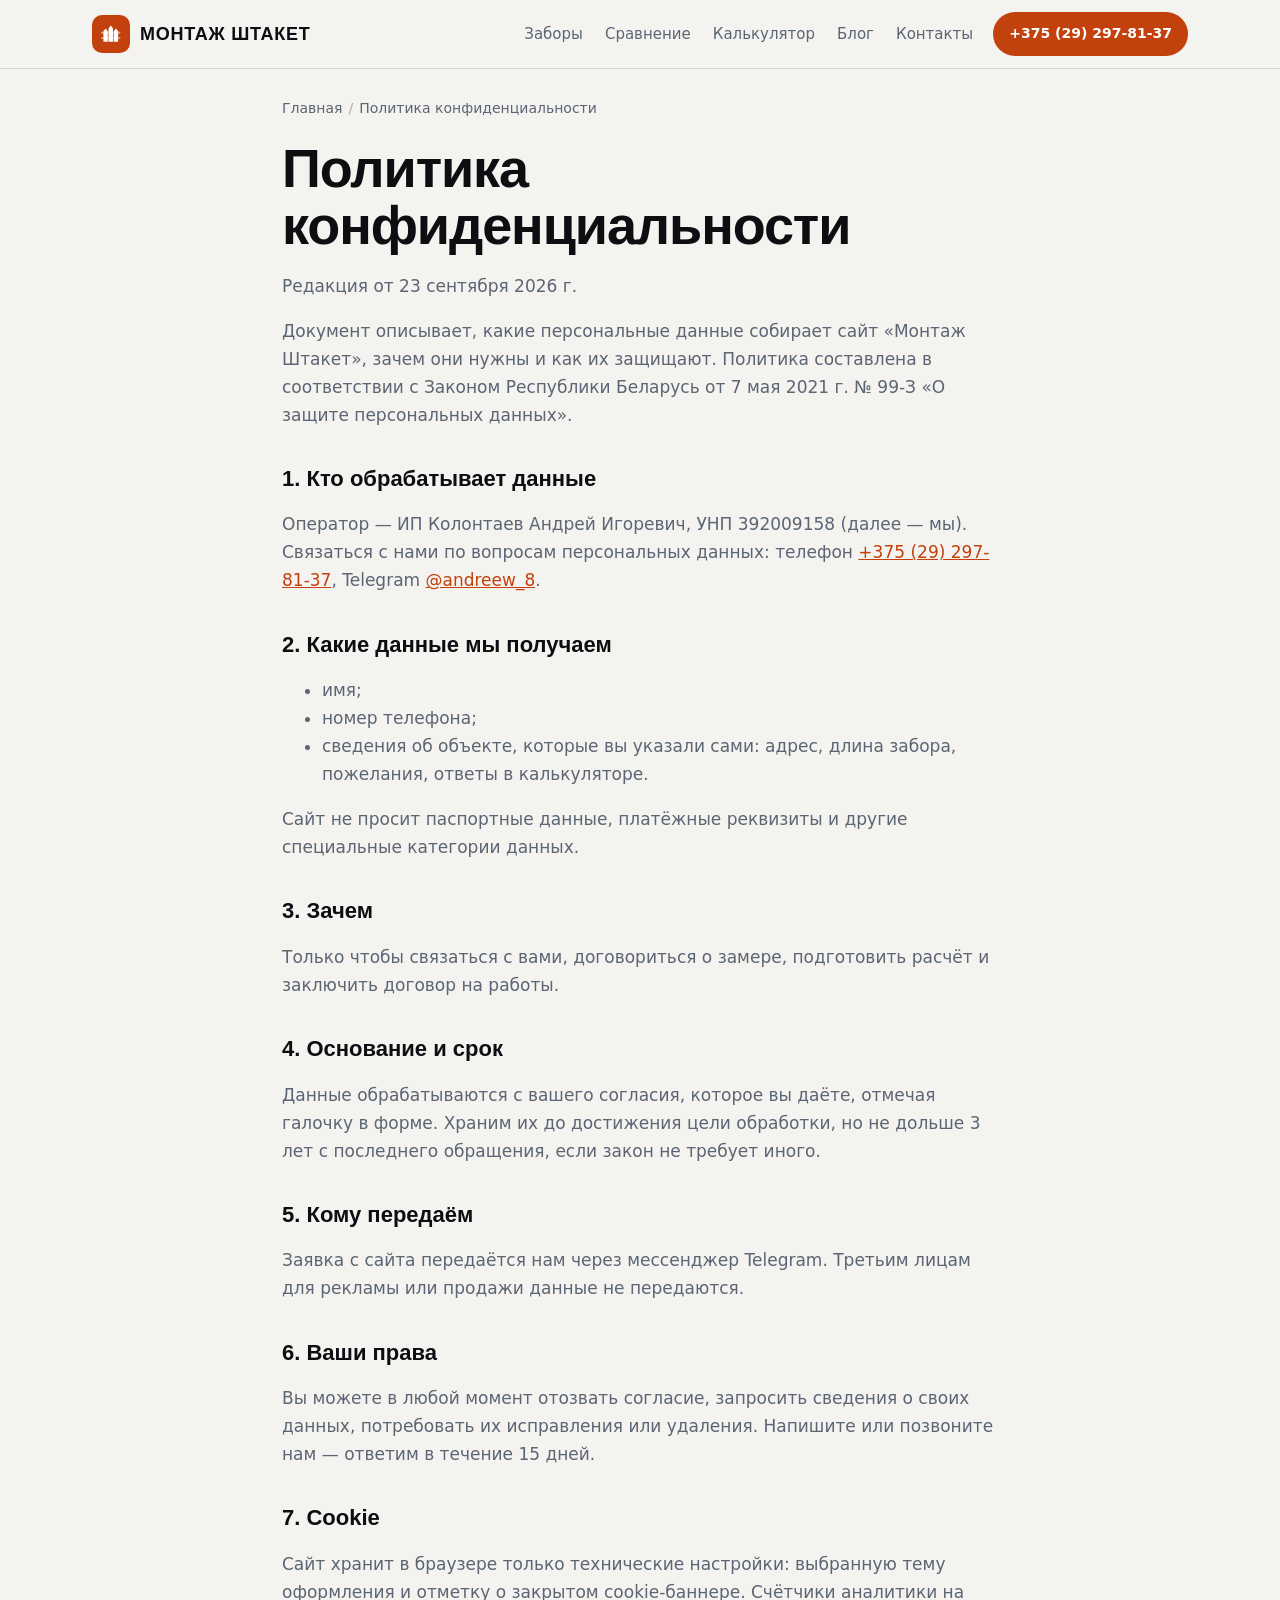
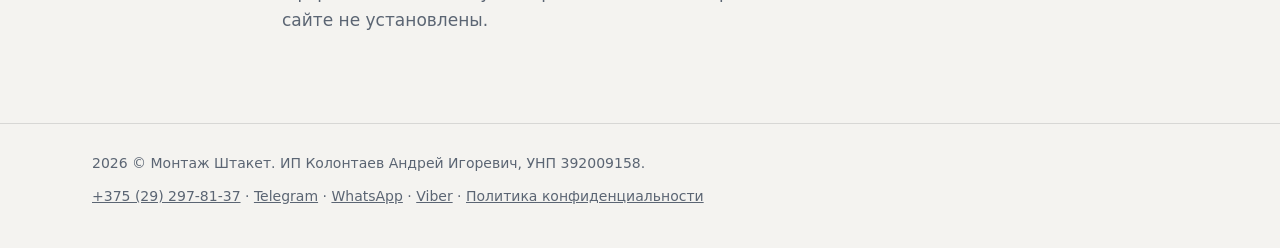
<file: privacy.html>
<!DOCTYPE html><html lang="ru"><head><meta charset="utf-8"><title>Политика конфиденциальности</title><link rel="canonical" href="https://xn--80aapcvihh1bcd1e.xn--90ais/privacy/"><meta name="robots" content="noindex"><meta http-equiv="refresh" content="0; url=/privacy/"></head><body><a href="/privacy/">Политика конфиденциальности</a></body></html>
</file>
<file: styles.css>
/* ==========================================================
   Монтаж Штакет — дизайн-система «Industrial Editorial»
   Тёмная база, охристо-оранжевый акцент, крупная типографика
   Archivo, стеклянные панели, зерно и мягкий свет.
   Светлая тема — через [data-theme="light"] на <html>.
   ========================================================== */

/* ===== ТОКЕНЫ ===== */
:root{
  color-scheme:dark;

  --bg:#0A0B0D;
  --bg-2:#101216;
  --bg-3:#151820;
  --surface:rgba(255,255,255,.045);
  --surface-2:rgba(255,255,255,.08);
  --line:rgba(255,255,255,.10);
  --line-2:rgba(255,255,255,.20);
  --text:#F3F5F8;
  --muted:#99A2AF;

  --accent:#FF6B1A;
  --accent-2:#FFA93D;
  --accent-ink:#140801;
  --accent-soft:rgba(255,107,26,.14);
  --accent-glow:rgba(255,107,26,.45);

  --ink:#0A0B0D;

  --font-display:'Archivo','Oswald',system-ui,sans-serif;
  --font-body:'Inter Tight','Manrope',system-ui,-apple-system,'Segoe UI',sans-serif;

  --r-xs:10px;
  --r-sm:14px;
  --r:20px;
  --r-lg:28px;
  --r-xl:36px;
  --radius:20px;

  --wrap:1280px;
  --gutter:clamp(18px,4vw,40px);

  --shadow:0 30px 70px -30px rgba(0,0,0,.75);
  --shadow-soft:0 18px 45px -22px rgba(0,0,0,.6);
  --ease:cubic-bezier(.22,1,.36,1);
  --ease-io:cubic-bezier(.76,0,.24,1);

  --z-fab:80;
  --z-header:60;
  --z-modal:100;
  --z-pre:200;
}

[data-theme="light"]{
  color-scheme:light;
  --bg:#F4F3F0;
  --bg-2:#FFFFFF;
  --bg-3:#EDEBE6;
  --surface:rgba(12,14,18,.035);
  --surface-2:rgba(12,14,18,.065);
  --line:rgba(12,14,18,.12);
  --line-2:rgba(12,14,18,.22);
  --text:#0C0E12;
  --muted:#5B6573;
  /* тёмный оттенок оранжевого: на светлом фоне даёт контраст 4.5:1 и выше */
  --accent:#C2410C;
  --accent-2:#9A3412;
  --accent-ink:#FFF6EF;
  --accent-soft:rgba(194,65,12,.10);
  --accent-glow:rgba(194,65,12,.3);
  --shadow:0 30px 60px -32px rgba(20,16,10,.28);
  --shadow-soft:0 14px 34px -20px rgba(20,16,10,.22);
}

/* ===== БАЗА ===== */
*{box-sizing:border-box;margin:0;padding:0}
html{scroll-behavior:smooth;scroll-padding-top:120px;-webkit-text-size-adjust:100%}
body{
  font-family:var(--font-body);
  font-size:17px;
  color:var(--text);
  background:var(--bg);
  line-height:1.6;
  -webkit-font-smoothing:antialiased;
  overflow-x:hidden;
  transition:background .5s ease,color .5s ease;
}
img{max-width:100%;display:block}
[hidden]{display:none!important}
a{color:inherit;text-decoration:none}
button,input,select,textarea{font-family:inherit}
::selection{background:var(--accent);color:var(--accent-ink)}
:focus-visible{outline:2px solid var(--accent);outline-offset:3px;border-radius:6px}

.wrap{max-width:var(--wrap);margin:0 auto;padding:0 var(--gutter)}
.center{text-align:center;margin-top:clamp(32px,4vw,56px)}
em{font-style:normal;color:var(--accent)}

/* ЗЕРНО ПОВЕРХ СТРАНИЦЫ */
.noise{
  position:fixed;inset:-50%;z-index:70;pointer-events:none;opacity:.045;
  background-image:url("data:image/svg+xml,%3Csvg xmlns='http://www.w3.org/2000/svg' width='160' height='160'%3E%3Cfilter id='n'%3E%3CfeTurbulence type='fractalNoise' baseFrequency='.82' numOctaves='3'/%3E%3C/filter%3E%3Crect width='160' height='160' filter='url(%23n)'/%3E%3C/svg%3E");
  mix-blend-mode:overlay;
}
[data-theme="light"] .noise{opacity:.03;mix-blend-mode:multiply}

/* ===== ТИПОГРАФИКА ===== */
.h2{
  font-family:var(--font-display);font-weight:800;
  font-size:clamp(30px,4.6vw,66px);line-height:.98;
  letter-spacing:-.025em;text-transform:uppercase;
  text-wrap:balance;max-width:20ch;
}
.h2--light{color:#fff}
.lead{max-width:62ch;color:var(--muted);font-size:clamp(15px,1.25vw,18px);margin-top:20px;text-wrap:pretty}
.lead--dark{color:var(--muted)}

.sec{padding:clamp(64px,9vw,140px) 0;position:relative}
.sec--grey{background:var(--bg-2)}
.sec--dark,.cta,.footer,.hero,.topbar{
  --bg:#07080A;--bg-2:#0D0F13;--bg-3:#12151B;
  --surface:rgba(255,255,255,.05);--surface-2:rgba(255,255,255,.09);
  --line:rgba(255,255,255,.11);--line-2:rgba(255,255,255,.2);
  --text:#F3F5F8;--muted:#9AA3B0;
  --accent:#FF7A2B;--accent-2:#FFB25C;--accent-soft:rgba(255,122,43,.15);
  --accent-ink:#140801;--accent-glow:rgba(255,122,43,.45);
  background:var(--bg);color:var(--text);
}

/* плашка-метка раздела */
.sec__label{
  display:inline-flex;align-items:center;gap:10px;
  font-size:12px;letter-spacing:.16em;text-transform:uppercase;font-weight:600;
  color:var(--muted);border:1px solid var(--line);border-radius:999px;
  padding:8px 16px 8px 12px;margin-bottom:26px;background:var(--surface);
  backdrop-filter:blur(8px);
}
.sec__label::before{
  content:'';width:7px;height:7px;border-radius:50%;background:var(--accent);
  box-shadow:0 0 0 0 var(--accent-glow);transform:scale(.4);opacity:0;
  transition:transform .5s var(--ease) .1s,opacity .4s ease .1s;
}
.sec__label.is-in::before,.is-ready .hero .sec__label::before{transform:scale(1);opacity:1;animation:dotPulse 3s ease-out infinite 1s}
@keyframes dotPulse{0%{box-shadow:0 0 0 0 var(--accent-glow)}70%{box-shadow:0 0 0 9px rgba(255,107,26,0)}100%{box-shadow:0 0 0 0 rgba(255,107,26,0)}}
.sec__label--light{color:rgba(255,255,255,.72)}

/* ===== КНОПКИ ===== */
.btn{
  display:inline-flex;align-items:center;justify-content:center;gap:9px;
  padding:14px 26px;border-radius:999px;border:1px solid transparent;cursor:pointer;
  font-family:var(--font-body);font-weight:600;font-size:15px;line-height:1;
  white-space:nowrap;position:relative;overflow:hidden;isolation:isolate;
  transition:background .25s ease,color .25s ease,border-color .25s ease,
             box-shadow .3s ease,transform .3s var(--ease);
}
.btn--lg{padding:18px 34px;font-size:16px}
.btn--accent{background:var(--accent);color:var(--accent-ink);box-shadow:0 14px 34px -16px var(--accent-glow)}
.btn--accent:hover{background:var(--accent-2);box-shadow:0 20px 42px -14px var(--accent-glow)}
.btn--dark{background:var(--text);color:var(--bg)}
.btn--dark:hover{box-shadow:0 18px 40px -20px rgba(0,0,0,.6)}
.btn--light{background:rgba(255,255,255,.1);border-color:rgba(255,255,255,.24);color:#fff;backdrop-filter:blur(10px)}
.btn--light:hover{background:rgba(255,255,255,.18);border-color:rgba(255,255,255,.4)}
.btn--ghost{background:transparent;border-color:var(--line-2);color:inherit}
.btn--ghost:hover{border-color:var(--accent);color:var(--accent)}
/* фирменный синий Telegram осветлён только на ховере: на нём белый текст даёт 4.5:1 */
.btn--tg{background:#1B7BA8;color:#fff}
.btn--tg:hover{background:#229ED9}
.btn:active{transform:scale(.97)}
.btn__ico{width:18px;height:18px;flex-shrink:0}

/* блик по кнопке */
.btn::after{
  content:'';position:absolute;top:0;left:-140%;width:55%;height:100%;z-index:-1;
  background:linear-gradient(100deg,transparent,rgba(255,255,255,.45),transparent);
  transform:skewX(-18deg);transition:left .7s var(--ease);
}
.btn:hover::after{left:160%}
.btn--dark::after,.btn--tg::after{background:linear-gradient(100deg,transparent,rgba(255,255,255,.22),transparent)}

.link-arrow{
  display:inline-flex;align-items:center;gap:9px;font-weight:600;font-size:15px;
  color:var(--accent);margin-top:18px;position:relative;
}
.link-arrow::after{
  content:'';width:16px;height:9px;flex-shrink:0;background:currentColor;
  clip-path:polygon(0 38%,68% 38%,68% 0,100% 50%,68% 100%,68% 62%,0 62%);
  transition:transform .3s var(--ease);
}
.link-arrow:hover::after{transform:translateX(6px)}

/* ===== ТОП-БАР ===== */
.topbar{
  background:#07080A;color:rgba(255,255,255,.66);font-size:13px;
  border-bottom:1px solid rgba(255,255,255,.07);
}
.topbar__in{display:flex;gap:26px;justify-content:space-between;flex-wrap:wrap;padding-top:10px;padding-bottom:10px}
.topbar__item{display:inline-flex;align-items:center;gap:8px;white-space:nowrap;transition:color .25s ease}
a.topbar__item:hover{color:var(--accent-2)}
.topbar__item svg{width:14px;height:14px;flex-shrink:0;opacity:.75}

/* ===== ШАПКА ===== */
.header{position:sticky;top:0;z-index:var(--z-header);padding:0 var(--gutter)}
.header__in{
  --pill:20px;
  max-width:var(--wrap);margin:0 auto;display:flex;align-items:center;gap:20px;
  padding:16px 0;position:relative;isolation:isolate;
  transition:padding .45s var(--ease);
}
/* стеклянная пилюля растёт наружу от содержимого: логотип и меню
   остаются на своих местах, ничего не съезжает вбок */
.header__in::before{
  content:'';position:absolute;z-index:-1;
  inset:0 calc(var(--pill) * -1);border-radius:999px;
  background:color-mix(in srgb,var(--bg) 74%,transparent);
  border:1px solid var(--line);box-shadow:var(--shadow-soft);
  backdrop-filter:blur(18px) saturate(150%);
  opacity:0;transform:scale(.94);
  transition:opacity .4s ease,transform .6s var(--ease);
}
.header.is-scrolled .header__in::before{opacity:1;transform:none}
.header.is-scrolled .header__in{padding:10px 0}
.logo{display:flex;align-items:center;gap:13px;flex-shrink:0}
.logo__mark{
  width:44px;height:44px;border-radius:13px;display:grid;place-items:center;
  background:linear-gradient(145deg,var(--accent),var(--accent-2));color:var(--accent-ink);
  font-family:var(--font-display);font-weight:800;font-size:16px;letter-spacing:.02em;
  box-shadow:0 10px 24px -12px var(--accent-glow);transition:transform .4s var(--ease);
}
.logo__svg{width:62%;height:62%;fill:currentColor;display:block}
.logo:hover .logo__mark{transform:rotate(-6deg) scale(1.05)}
.logo__txt{display:flex;flex-direction:column;line-height:1.15}
.logo__txt b{font-family:var(--font-display);font-weight:800;font-size:19px;letter-spacing:.01em;text-transform:uppercase}
.logo__txt i{font-style:normal;font-size:11px;color:var(--muted)}
.logo--light .logo__txt i{color:rgba(255,255,255,.55)}

.nav{display:flex;gap:4px;margin-left:auto;font-size:14.5px;font-weight:500}
.nav a{padding:8px 12px;border-radius:999px;white-space:nowrap;color:var(--muted);transition:color .25s ease,background .25s ease}
.nav a:hover{color:var(--text);background:var(--surface-2)}
.nav a.is-current{color:var(--accent)}

.header__cta{display:flex;gap:10px;align-items:center}
.theme-toggle{
  width:40px;height:40px;flex-shrink:0;border-radius:50%;cursor:pointer;
  background:var(--surface);border:1px solid var(--line);color:var(--text);
  display:grid;place-items:center;transition:.3s var(--ease);
}
.theme-toggle:hover{border-color:var(--accent);color:var(--accent);transform:rotate(25deg)}
.theme-toggle svg{width:18px;height:18px}
.theme-toggle .ico-moon{display:none}
[data-theme="light"] .theme-toggle .ico-moon{display:block}
[data-theme="light"] .theme-toggle .ico-sun{display:none}

.burger{display:none;background:none;border:0;flex-direction:column;gap:5px;cursor:pointer;padding:9px}
.burger span{width:24px;height:2px;background:var(--text);display:block;transition:.3s var(--ease)}
.burger.is-open span:nth-child(1){transform:translateY(7px) rotate(45deg)}
.burger.is-open span:nth-child(2){opacity:0}
.burger.is-open span:nth-child(3){transform:translateY(-7px) rotate(-45deg)}

/* ===== ГЛАВНЫЙ ЭКРАН ===== */
.hero{
  position:relative;overflow:hidden;color:#fff;
  background:#07080A;
  --muted:rgba(255,255,255,.7);
}
.hero__bg{
  position:absolute;inset:0;pointer-events:none;
  background:
    radial-gradient(1100px 620px at 8% -10%,rgba(255,107,26,.26),transparent 62%),
    radial-gradient(760px 520px at 96% 108%,rgba(255,169,61,.14),transparent 60%),
    radial-gradient(900px 700px at 60% 50%,rgba(60,90,140,.14),transparent 62%);
}
.hero__grid{
  position:absolute;inset:0;pointer-events:none;opacity:.5;
  background-image:linear-gradient(rgba(255,255,255,.05) 1px,transparent 1px),
                   linear-gradient(90deg,rgba(255,255,255,.05) 1px,transparent 1px);
  background-size:72px 72px;
  mask-image:radial-gradient(75% 65% at 50% 40%,#000 25%,transparent 100%);
}
.hero__aura{
  position:absolute;width:52vw;height:52vw;max-width:760px;max-height:760px;
  left:-14vw;top:-18vw;pointer-events:none;border-radius:50%;filter:blur(90px);
  background:conic-gradient(from 0deg,rgba(255,107,26,.32),rgba(255,169,61,.1),rgba(255,107,26,.32));
  animation:auraSpin 26s linear infinite;
}
@keyframes auraSpin{to{transform:rotate(360deg)}}
.hero__in{
  position:relative;display:grid;grid-template-columns:1.06fr .94fr;gap:clamp(36px,5vw,68px);
  align-items:center;padding:clamp(52px,7vw,104px) var(--gutter) clamp(64px,7vw,104px);
  min-height:min(92svh,940px);
}
.tag{
  display:inline-flex;align-items:center;gap:9px;font-size:12px;letter-spacing:.14em;
  text-transform:uppercase;font-weight:600;background:rgba(255,107,26,.13);
  color:var(--accent-2);border:1px solid rgba(255,107,26,.34);padding:9px 16px;border-radius:999px;
  backdrop-filter:blur(6px);
}
.tag::before{content:'';width:6px;height:6px;border-radius:50%;background:var(--accent);animation:dotPulse 2.6s ease-out infinite}
.hero h1{
  font-family:var(--font-display);font-weight:800;text-transform:uppercase;
  font-size:clamp(36px,7vw,98px);line-height:.9;letter-spacing:-.035em;
  margin:24px 0 20px;text-wrap:balance;
}
.hero h1 em{
  color:transparent;background:linear-gradient(100deg,#FF6B1A,#FFC46B 55%,#FF6B1A);
  -webkit-background-clip:text;background-clip:text;
}
.hero p{color:rgba(255,255,255,.72);max-width:54ch;font-size:clamp(15px,1.2vw,18px)}
.rating{display:flex;align-items:center;gap:11px;margin:24px 0 30px;color:rgba(255,255,255,.78);font-size:15px}
.stars{color:var(--accent-2);letter-spacing:2px}
.hero__btns{display:flex;gap:14px;flex-wrap:wrap}
.hero__mini{
  display:flex;gap:clamp(20px,3vw,42px);margin-top:clamp(32px,4vw,48px);flex-wrap:wrap;
  padding-top:28px;border-top:1px solid rgba(255,255,255,.13);
}
.hero__mini div{display:flex;flex-direction:column;gap:4px}
.hero__mini b{font-family:var(--font-display);font-weight:800;font-size:clamp(24px,2.4vw,32px);line-height:1;color:var(--accent-2)}
.hero__mini span{font-size:13px;color:rgba(255,255,255,.55)}

.hero__slider{
  position:relative;border-radius:var(--r-lg);overflow:hidden;aspect-ratio:4/3.1;
  box-shadow:0 50px 90px -40px rgba(0,0,0,.85);border:1px solid rgba(255,255,255,.1);
}
.slide{position:absolute;inset:0;opacity:0;transition:opacity .9s var(--ease)}
.slide.is-active{opacity:1}
.slide img{width:100%;height:100%;object-fit:cover}
.slide::after{content:'';position:absolute;inset:0;background:linear-gradient(200deg,transparent 45%,rgba(7,8,10,.6))}
.slider__dots{position:absolute;right:20px;top:20px;display:flex;gap:8px;z-index:3}
.slider__dots button{
  width:9px;height:9px;border-radius:50%;border:0;padding:0;cursor:pointer;
  background:rgba(255,255,255,.45);transition:.4s var(--ease);
}
.slider__dots button.is-active{background:var(--accent);width:28px;border-radius:999px}

/* карточка-бейдж поверх слайдера */
.hero__badge{
  position:absolute;left:-26px;bottom:26px;z-index:4;display:flex;align-items:center;gap:14px;
  padding:16px 22px 16px 18px;border-radius:var(--r);
  background:rgba(12,14,18,.72);border:1px solid rgba(255,255,255,.14);
  backdrop-filter:blur(18px) saturate(150%);box-shadow:var(--shadow);
  animation:floaty 6s ease-in-out infinite;
}
@keyframes floaty{0%,100%{transform:translateY(0)}50%{transform:translateY(-9px)}}
.hero__badge svg{width:30px;height:30px;color:var(--accent);flex-shrink:0}
.hero__badge b{display:block;font-family:var(--font-display);font-weight:800;font-size:17px;text-transform:uppercase;letter-spacing:.01em}
.hero__badge span{font-size:12.5px;color:rgba(255,255,255,.6)}

.hero__scroll{
  position:absolute;left:var(--gutter);bottom:20px;display:inline-flex;align-items:center;gap:10px;
  font-size:11px;letter-spacing:.22em;text-transform:uppercase;color:rgba(255,255,255,.4);
}
.hero__scroll i{display:block;width:30px;height:1px;background:rgba(255,255,255,.35);position:relative;overflow:hidden}
.hero__scroll i::after{content:'';position:absolute;inset:0;background:var(--accent);animation:scrollLine 2.2s var(--ease) infinite}
@keyframes scrollLine{0%{transform:translateX(-100%)}60%,100%{transform:translateX(100%)}}

/* ===== БЕГУЩАЯ СТРОКА ===== */
.marquee{
  background:var(--accent);color:var(--accent-ink);overflow:hidden;padding:13px 0;
  font-family:var(--font-display);font-weight:700;font-size:14px;letter-spacing:.16em;
  text-transform:uppercase;position:relative;
}
.marquee__in{display:flex;gap:44px;white-space:nowrap;animation:marq 32s linear infinite;width:max-content}
.marquee__in span{flex-shrink:0}
.marquee--alt{background:var(--bg);color:var(--muted);border-bottom:1px solid var(--line);padding:11px 0;font-size:13px}
.marquee--alt .marquee__in{animation-direction:reverse;animation-duration:42s}
@keyframes marq{to{transform:translateX(-50%)}}

/* ===== О КОМПАНИИ ===== */
.about{display:grid;grid-template-columns:1.15fr .85fr;gap:clamp(30px,4vw,60px);align-items:start}
.about__side p{color:var(--muted)}
.stats{
  display:grid;grid-template-columns:repeat(4,1fr);gap:14px;
  margin-top:clamp(40px,5vw,64px);
}
.stat{
  padding:26px 24px;border-radius:var(--r);border:1px solid var(--line);
  background:var(--surface);position:relative;overflow:hidden;
}
.stat::before{
  content:'';position:absolute;left:0;top:0;width:100%;height:2px;
  background:linear-gradient(90deg,var(--accent),transparent);
  transform:scaleX(0);transform-origin:left;transition:transform .9s var(--ease) var(--d,0s);
}
.stat.is-in::before{transform:scaleX(1)}
.stat b{
  display:block;font-family:var(--font-display);font-weight:800;
  font-size:clamp(32px,3.6vw,52px);line-height:1;letter-spacing:-.03em;color:var(--text);
}
.stat span{font-size:14px;color:var(--muted);margin-top:8px;display:block}

.cards3{display:grid;grid-template-columns:repeat(3,1fr);gap:18px;margin-top:clamp(40px,5vw,64px)}
.card3{
  background:var(--surface);border:1px solid var(--line);border-radius:var(--r-lg);
  overflow:hidden;padding-bottom:28px;position:relative;
}
.card3__img{aspect-ratio:16/10;overflow:hidden}
.card3__img img{width:100%;height:100%;object-fit:cover}
.card3 h3{
  font-family:var(--font-display);font-weight:700;font-size:clamp(19px,1.8vw,24px);
  line-height:1.1;text-transform:uppercase;letter-spacing:-.01em;margin:24px 28px 10px;
}
.card3 p{margin:0 28px;color:var(--muted);font-size:15px}
.card3 .link-arrow{margin-left:28px}

/* подсветка курсором — карточки */
.spot{position:relative}
.spot::before{
  content:'';position:absolute;inset:0;z-index:0;pointer-events:none;opacity:0;
  border-radius:inherit;transition:opacity .4s ease;
  background:radial-gradient(360px circle at var(--mx,50%) var(--my,50%),var(--accent-soft),transparent 62%);
}
.spot:hover::before{opacity:1}
.spot>*{position:relative;z-index:1}

/* ===== ПОЧЕМУ МЫ (бенто) ===== */
.why{display:grid;grid-template-columns:repeat(4,1fr);gap:14px;margin-top:clamp(40px,5vw,60px)}
.why__item{
  background:var(--surface);border:1px solid var(--line);border-radius:var(--r);
  padding:30px 26px;position:relative;overflow:hidden;
}
.why__item:nth-child(1){grid-column:span 2}
.why__item:nth-child(4){grid-column:span 2;background:linear-gradient(120deg,var(--accent-soft),transparent 70%);border-color:rgba(255,122,43,.32)}
.why__item:hover{border-color:rgba(255,122,43,.45)}
.why__num{
  font-family:var(--font-display);font-weight:800;font-size:13px;color:var(--accent);
  letter-spacing:.16em;display:inline-block;
}
.why__item h3{font-family:var(--font-display);font-weight:700;font-size:20px;line-height:1.1;text-transform:uppercase;margin:16px 0 10px}
.why__item p{color:var(--muted);font-size:15px}
.why__item::after{
  content:'';position:absolute;right:-40px;bottom:-40px;width:150px;height:150px;border-radius:50%;
  background:radial-gradient(circle,var(--accent-soft),transparent 70%);opacity:0;transition:opacity .45s ease;
}
.why__item:hover::after{opacity:1}

/* ===== СТРОКИ УСЛУГ ===== */
.row{display:grid;grid-template-columns:1fr 1fr;gap:clamp(32px,4.4vw,64px);align-items:center;margin-top:clamp(48px,6vw,88px)}
.row--rev .row__media{order:2}
.row__media{
  position:relative;border-radius:var(--r-lg);overflow:hidden;aspect-ratio:4/3;
  box-shadow:var(--shadow);border:1px solid var(--line);
}
.row__media img{width:100%;height:100%;object-fit:cover}
.row__num{
  position:absolute;top:0;left:0;z-index:2;
  font-family:var(--font-display);font-weight:800;font-size:clamp(46px,6vw,86px);line-height:.8;
  padding:14px 20px;color:transparent;
  -webkit-text-stroke:1.5px rgba(255,255,255,.7);letter-spacing:-.04em;
}
.row__body h3{
  font-family:var(--font-display);font-weight:800;font-size:clamp(23px,2.7vw,40px);
  line-height:1;text-transform:uppercase;letter-spacing:-.025em;margin-bottom:18px;text-wrap:balance;
}
.row__body p{color:var(--muted);margin-bottom:14px}
.row__sub{display:block;margin:24px 0 14px;font-size:15px;font-weight:600}
.ticks{list-style:none;display:grid;gap:10px}
.ticks li{position:relative;padding-left:32px;font-size:15px;color:var(--muted)}
.ticks li::before{
  content:'';position:absolute;left:0;top:3px;width:20px;height:20px;border-radius:7px;
  background:var(--accent-soft);border:1px solid rgba(255,122,43,.4);
}
.ticks li::after{
  content:'';position:absolute;left:6px;top:8px;width:8px;height:4px;
  border-left:2px solid var(--accent);border-bottom:2px solid var(--accent);
  transform:rotate(-45deg);
}
.row__btns{display:flex;gap:12px;flex-wrap:wrap;margin-top:28px}

/* ===== ПЛИТКИ ЗАБОРОВ ===== */
.grid2{display:grid;grid-template-columns:1fr 1fr;gap:18px;margin-top:clamp(40px,5vw,60px)}
.tile{
  background:var(--bg);border:1px solid var(--line);border-radius:var(--r-lg);
  overflow:hidden;padding-bottom:30px;box-shadow:var(--shadow-soft);
}
.tile__img{position:relative;aspect-ratio:16/9;overflow:hidden}
.tile__img img{width:100%;height:100%;object-fit:cover}
.tile__num{
  position:absolute;top:14px;left:16px;z-index:2;
  font-family:var(--font-display);font-weight:800;font-size:15px;
  background:rgba(12,14,18,.7);color:#fff;border:1px solid rgba(255,255,255,.18);
  padding:8px 12px;border-radius:10px;backdrop-filter:blur(10px);
}
.tile h3{
  font-family:var(--font-display);font-weight:700;font-size:clamp(19px,2vw,26px);
  line-height:1.08;text-transform:uppercase;letter-spacing:-.015em;margin:26px 30px 12px;
}
.tile p{margin:0 30px 18px;color:var(--muted);font-size:15px}
.tile .ticks{margin:0 30px}
.tile .row__btns{margin:26px 30px 0}

/* ===== КАЛЬКУЛЯТОР ===== */
.quiz{
  background:var(--surface);border:1px solid var(--line);border-radius:var(--r-xl);
  padding:clamp(24px,4vw,44px);margin-top:clamp(34px,4vw,48px);max-width:940px;
  backdrop-filter:blur(12px);box-shadow:var(--shadow);position:relative;overflow:hidden;
}
.quiz::before{
  content:'';position:absolute;top:-120px;right:-120px;width:340px;height:340px;border-radius:50%;
  background:radial-gradient(circle,rgba(255,122,43,.18),transparent 70%);pointer-events:none;
}
.quiz__head{display:flex;align-items:center;gap:18px;margin-bottom:28px;position:relative}
.quiz__step{font-size:14px;color:var(--muted);white-space:nowrap}
.quiz__step b{color:var(--accent);font-variant-numeric:tabular-nums}
.quiz__bar{flex:1;height:5px;background:var(--surface-2);border-radius:999px;overflow:hidden}
.quiz__bar i{display:block;height:100%;border-radius:999px;background:linear-gradient(90deg,var(--accent),var(--accent-2));transition:width .5s var(--ease)}
.quiz__q{font-family:var(--font-display);font-weight:700;font-size:clamp(20px,2.4vw,30px);line-height:1.08;text-transform:uppercase;letter-spacing:-.02em;margin-bottom:24px}
.opts{display:grid;grid-template-columns:repeat(auto-fit,minmax(210px,1fr));gap:12px}
.opt{
  text-align:left;background:var(--surface);border:1px solid var(--line);color:var(--text);
  border-radius:var(--r-sm);padding:16px 18px 16px 46px;cursor:pointer;
  font-size:15px;line-height:1.3;position:relative;transition:.25s var(--ease);
}
.opt::before{
  content:'';position:absolute;left:17px;top:50%;transform:translateY(-50%);
  width:16px;height:16px;border-radius:50%;border:1.5px solid var(--line-2);transition:.25s ease;
}
.opt:hover{border-color:var(--accent);background:var(--accent-soft)}
.opt.is-sel{background:var(--accent);color:var(--accent-ink);border-color:var(--accent);font-weight:600}
.opt.is-sel::before{border-color:var(--accent-ink);background:var(--accent-ink);box-shadow:inset 0 0 0 3px var(--accent)}
.quiz__nav{display:flex;justify-content:space-between;gap:12px;margin-top:30px}
.quiz .form{max-width:540px;background:transparent;border:0;padding:0}
.quiz__done{text-align:center;padding:24px 0}
.quiz__done b{display:block;font-family:var(--font-display);font-weight:800;font-size:28px;line-height:1.1;color:var(--accent);margin-bottom:12px;text-transform:uppercase}

/* ===== ЭТАПЫ ===== */
.steps{display:grid;grid-template-columns:repeat(3,1fr);gap:16px;margin-top:clamp(40px,5vw,60px)}
.step{
  position:relative;background:var(--surface);border:1px solid var(--line);
  border-radius:var(--r-lg);padding:36px 30px;overflow:hidden;
}
.step__num{
  font-family:var(--font-display);font-weight:800;font-size:56px;line-height:.8;
  color:transparent;-webkit-text-stroke:1.5px var(--accent);letter-spacing:-.04em;display:block;
  transition:color .4s ease;
}
.step:hover .step__num{color:var(--accent-soft)}
.step h3{font-family:var(--font-display);font-weight:700;font-size:21px;line-height:1.1;text-transform:uppercase;margin:18px 0 12px}
.step p{color:var(--muted);font-size:15px}
.step::after{
  content:'';position:absolute;left:0;bottom:0;height:2px;width:100%;
  background:linear-gradient(90deg,var(--accent),transparent);
  transform:scaleX(0);transform-origin:left;transition:transform .6s var(--ease);
}
.step:hover::after{transform:scaleX(1)}

/* ===== ГАЛЕРЕЯ (бенто) ===== */
.gallery{
  display:grid;grid-template-columns:repeat(4,1fr);
  grid-auto-rows:minmax(160px,20vw);gap:14px;margin-top:clamp(40px,5vw,60px);
}
.gal{
  position:relative;border-radius:var(--r);overflow:hidden;cursor:pointer;
  border:1px solid var(--line);
}
.gal:nth-child(1){grid-column:span 2;grid-row:span 2}
.gal:nth-child(2){grid-column:span 2}
.gal:nth-child(5),.gal:nth-child(6){grid-column:span 2}
.gal img{width:100%;height:100%;object-fit:cover}
.gal figcaption{
  position:absolute;left:0;right:0;bottom:0;padding:18px 20px;color:#fff;
  font-size:14px;font-weight:600;
  background:linear-gradient(transparent,rgba(5,6,8,.85));
}
.gal::after{
  content:'';position:absolute;top:14px;right:14px;width:34px;height:34px;border-radius:50%;
  background:rgba(12,14,18,.6);backdrop-filter:blur(8px);border:1px solid rgba(255,255,255,.2);
  opacity:0;transform:scale(.7);transition:.35s var(--ease);
  background-image:url("data:image/svg+xml,%3Csvg xmlns='http://www.w3.org/2000/svg' viewBox='0 0 24 24' fill='none' stroke='%23fff' stroke-width='2' stroke-linecap='round'%3E%3Cpath d='M14 4h6v6M20 4l-7 7M10 20H4v-6M4 20l7-7'/%3E%3C/svg%3E");
  background-repeat:no-repeat;background-position:center;background-size:15px;
}
.gal:hover::after{opacity:1;transform:scale(1)}

/* лайтбокс */
.lightbox{
  position:fixed;inset:0;z-index:150;display:grid;place-items:center;padding:24px;
  background:rgba(5,6,8,.9);backdrop-filter:blur(10px);
  animation:lbIn .3s ease;
}
@keyframes lbIn{from{opacity:0}}
.lightbox img{max-width:min(1100px,94vw);max-height:86vh;border-radius:var(--r);box-shadow:var(--shadow);animation:lbPop .45s var(--ease)}
@keyframes lbPop{from{opacity:0;transform:scale(.94)}}
.lightbox figcaption{color:rgba(255,255,255,.75);font-size:14px;margin-top:16px;text-align:center}
.lightbox__x{
  position:absolute;top:22px;right:24px;width:44px;height:44px;border-radius:50%;cursor:pointer;
  background:rgba(255,255,255,.1);border:1px solid rgba(255,255,255,.22);color:#fff;
  font-size:26px;line-height:1;display:grid;place-items:center;
}
.lightbox__x:hover{background:rgba(255,255,255,.2)}
.lightbox__nav{position:absolute;inset:auto 0 30px;display:flex;justify-content:center;gap:12px}
.lightbox__nav button{
  width:46px;height:46px;border-radius:50%;cursor:pointer;color:#fff;font-size:20px;
  background:rgba(255,255,255,.1);border:1px solid rgba(255,255,255,.22);
  display:grid;place-items:center;transition:.25s ease;
}
.lightbox__nav button:hover{background:var(--accent);color:var(--accent-ink);border-color:transparent}

/* ===== ОТЗЫВЫ ===== */
.reviews{display:grid;grid-template-columns:repeat(2,1fr);gap:16px;margin-top:clamp(40px,5vw,60px)}
.rev{
  background:var(--surface);border:1px solid var(--line);border-radius:var(--r-lg);
  padding:34px;position:relative;overflow:hidden;
}
/* ::before занят подсветкой .spot — кавычка живёт в ::after */
.rev::after{
  content:'”';position:absolute;top:-24px;right:18px;font-family:var(--font-display);
  font-size:140px;line-height:1;color:var(--accent);opacity:.14;pointer-events:none;
}
.rev p{margin:14px 0 18px;font-size:16.5px;text-wrap:pretty}
.rev cite{font-style:normal;font-weight:600;font-size:15px;color:var(--muted)}

/* ===== FAQ ===== */
.faq{margin-top:clamp(34px,4vw,50px);display:grid;gap:10px}
.faq__i{
  background:var(--surface);border:1px solid var(--line);border-radius:var(--r);
  padding:2px 28px;transition:border-color .3s ease,background .3s ease;
}
.faq__i[open]{border-color:rgba(255,122,43,.35);background:var(--accent-soft)}
.faq__i summary{
  cursor:pointer;list-style:none;padding:24px 44px 24px 0;position:relative;
  font-weight:600;font-size:17px;line-height:1.35;
}
.faq__i summary::-webkit-details-marker{display:none}
.faq__i summary::before,.faq__i summary::after{
  content:'';position:absolute;right:4px;top:50%;background:var(--accent);
  transition:transform .35s var(--ease),opacity .3s ease;
}
.faq__i summary::before{width:16px;height:2px;margin-top:-1px}
.faq__i summary::after{width:2px;height:16px;margin:-8px -7px 0 0;right:11px}
.faq__i[open] summary::after{transform:rotate(90deg);opacity:0}
.faq__i[open] summary::before{transform:rotate(180deg)}
.faq__i div{padding-bottom:26px;color:var(--muted);animation:faqIn .45s var(--ease)}
.faq__i div p+p{margin-top:12px}
.faq__i .ticks{margin-top:12px}
@keyframes faqIn{from{opacity:0;transform:translateY(-8px)}}

/* ===== CTA ===== */
.cta{padding:clamp(64px,9vw,130px) 0;position:relative;overflow:hidden}
.cta::before{
  content:'';position:absolute;inset:0;pointer-events:none;
  background:radial-gradient(900px 500px at 88% 0%,rgba(255,122,43,.18),transparent 62%);
}
.cta__in{position:relative;display:grid;grid-template-columns:1fr .85fr;gap:clamp(34px,4.6vw,64px);align-items:center}
.cta__contacts{display:flex;align-items:center;gap:20px;flex-wrap:wrap;margin-top:32px}
.cta__phone{font-family:var(--font-display);font-weight:800;font-size:clamp(22px,2.6vw,34px);line-height:1;color:var(--accent-2);letter-spacing:-.02em}
.cta__phone:hover{color:#fff}

/* ===== ФОРМЫ ===== */
.form{
  display:grid;gap:14px;background:var(--surface);border:1px solid var(--line);
  border-radius:var(--r-xl);padding:clamp(24px,3vw,36px);backdrop-filter:blur(12px);
}
.form label{display:grid;gap:8px;font-size:13.5px;font-weight:600;color:var(--muted)}
.form input,.form textarea,.form select{
  font-size:15px;line-height:1.4;padding:14px 16px;border-radius:var(--r-sm);
  border:1px solid var(--line);background:var(--bg-2);color:var(--text);width:100%;
  transition:border-color .25s ease,box-shadow .25s ease,background .25s ease;
}
.form input::placeholder,.form textarea::placeholder{color:var(--muted);opacity:.6}
.form input:focus,.form textarea:focus,.form select:focus{
  outline:none;border-color:var(--accent);box-shadow:0 0 0 4px var(--accent-soft);
}
.form textarea{resize:vertical;min-height:84px}
.check{display:flex!important;flex-direction:row;align-items:flex-start;gap:11px;font-weight:400;font-size:13px}
.check input{width:18px;height:18px;flex-shrink:0;margin-top:2px;accent-color:var(--accent)}
.check a{text-decoration:underline}
.form__note{font-size:12px;color:var(--muted);text-align:center;opacity:.8}

/* ===== МОДАЛКА ===== */
.modal{position:fixed;inset:0;z-index:var(--z-modal);display:grid;place-items:center;padding:20px}
.modal__back{position:absolute;inset:0;background:rgba(5,6,8,.78);backdrop-filter:blur(8px);animation:lbIn .3s ease}
.modal__win{
  position:relative;background:#0D0F13;color:#F3F5F8;border:1px solid rgba(255,255,255,.12);
  border-radius:var(--r-xl);padding:clamp(28px,4vw,42px);max-width:540px;width:100%;
  max-height:92vh;overflow:auto;box-shadow:var(--shadow);animation:pop .4s var(--ease);
  --muted:rgba(255,255,255,.62);--line:rgba(255,255,255,.14);--bg-2:rgba(255,255,255,.06);
  --accent:#FF7A2B;--accent-soft:rgba(255,122,43,.16);
}
@keyframes pop{from{opacity:0;transform:translateY(22px) scale(.97)}}
.modal__win h3{font-family:var(--font-display);font-weight:800;font-size:clamp(23px,3vw,32px);line-height:1;text-transform:uppercase;letter-spacing:-.02em}
.modal__win>p{color:var(--muted);margin:12px 0 22px;font-size:15px}
.modal__win .form{background:transparent;border:0;padding:0;backdrop-filter:none}
.modal__x{
  position:absolute;top:16px;right:18px;width:38px;height:38px;border-radius:50%;
  background:rgba(255,255,255,.07);border:1px solid rgba(255,255,255,.14);color:#fff;
  font-size:24px;line-height:1;cursor:pointer;display:grid;place-items:center;transition:.25s ease;
}
.modal__x:hover{background:var(--accent);color:var(--accent-ink);border-color:transparent}

/* ===== COOKIE / FAB ===== */
.cookie{
  position:fixed;left:20px;bottom:20px;z-index:90;max-width:430px;
  background:color-mix(in srgb,var(--bg-2) 88%,transparent);backdrop-filter:blur(16px);
  border:1px solid var(--line);border-radius:var(--r);box-shadow:var(--shadow);
  padding:20px;display:flex;gap:16px;align-items:center;font-size:13px;color:var(--muted);
  animation:ckIn .6s var(--ease);
}
@keyframes ckIn{from{opacity:0;transform:translateY(24px)}}
.fab{position:fixed;right:20px;bottom:20px;z-index:var(--z-fab);display:flex;flex-direction:column;gap:10px}
.fab__btn{
  width:54px;height:54px;border-radius:50%;display:grid;place-items:center;color:#fff;
  box-shadow:var(--shadow);position:relative;transition:transform .3s var(--ease),box-shadow .3s ease;
}
.fab__btn svg{width:23px;height:23px}
.fab__btn:hover{transform:scale(1.08)}
.fab__btn--tg{background:#229ED9}
.fab__btn--wa{background:#25D366}
.fab__btn--vb{background:#7360F2}
.fab__btn--call{background:var(--accent);color:var(--accent-ink)}
.fab__btn--call::before{
  content:'';position:absolute;inset:0;border-radius:50%;border:2px solid var(--accent);
  animation:fabPulse 2.8s ease-out infinite;
}
@keyframes fabPulse{0%{transform:scale(1);opacity:.6}70%{transform:scale(1.55);opacity:0}100%{opacity:0}}

/* ===== ФУТЕР ===== */
.footer{padding:clamp(56px,7vw,90px) 0 28px}
.footer__in{display:grid;grid-template-columns:1.4fr 1fr 1.2fr 1fr;gap:40px}
.footer__col{display:flex;flex-direction:column;gap:11px;align-items:flex-start}
.footer__col h4{
  font-family:var(--font-display);font-weight:700;font-size:13px;text-transform:uppercase;
  letter-spacing:.16em;color:var(--accent-2);margin-bottom:8px;
}
.footer__col a{font-size:15px;color:var(--muted);transition:color .25s ease,transform .25s ease}
.footer__col a:not(.btn):hover{color:var(--accent-2);transform:translateX(3px)}
.footer__col span{font-size:14px;color:var(--muted);opacity:.8}
.footer__note{font-size:14px;color:var(--muted);max-width:290px}
.footer__phone{font-family:var(--font-display);font-weight:800;font-size:23px;color:#fff!important;letter-spacing:-.01em}
.footer .logo__txt b{color:#fff}
.footer__bottom{
  display:flex;justify-content:space-between;gap:16px;flex-wrap:wrap;
  margin-top:clamp(40px,5vw,60px);padding-top:24px;border-top:1px solid var(--line);
  font-size:13px;color:var(--muted);opacity:.75;
}
.footer__bottom a:hover{color:var(--accent-2)}

/* ==========================================================
   ПРЕЛОАДЕР
   ========================================================== */
.preloader{position:fixed;inset:0;z-index:var(--z-pre);display:grid;place-items:center;background:#07080A;overflow:hidden}
.preloader::before{
  content:'';position:absolute;inset:0;
  background:radial-gradient(700px 480px at 50% 42%,rgba(255,107,26,.2),transparent 65%);
}
.preloader__curtain{position:absolute;top:0;bottom:0;width:50.5%;background:#050608;z-index:2;transition:transform 1s var(--ease-io)}
.preloader__curtain--l{left:0}
.preloader__curtain--r{right:0}
.preloader__in{position:relative;z-index:3;display:grid;justify-items:center;gap:18px;transition:opacity .5s ease,transform .5s ease}
.preloader__art{width:138px;height:104px;overflow:visible}
.preloader__art path{
  fill:none;stroke:var(--accent);stroke-width:4;stroke-linecap:round;stroke-linejoin:round;
  stroke-dasharray:var(--len,300);stroke-dashoffset:var(--len,300);
  animation:plDraw 1.15s cubic-bezier(.65,0,.35,1) forwards;
}
.pl-ground{--len:150px;animation-delay:.05s;stroke:#fff;opacity:.5}
.pl-pickets{--len:620px;animation-delay:.2s}
.pl-rails{--len:280px;animation-delay:.6s;stroke:#fff;opacity:.85}
@keyframes plDraw{to{stroke-dashoffset:0}}
.preloader__name{
  display:flex;gap:2px;font-family:var(--font-display);font-weight:800;font-size:27px;
  letter-spacing:.24em;color:#fff;margin-top:6px;text-transform:uppercase;
}
.preloader__name span{animation-delay:calc(.45s + var(--i,0) * .045s)!important;opacity:0;transform:translateY(16px);animation:plUp .55s var(--ease) forwards}
@keyframes plUp{to{opacity:1;transform:none}}
.preloader__sub{font-size:11.5px;letter-spacing:.22em;text-transform:uppercase;color:rgba(255,255,255,.42);opacity:0;animation:plUp .5s ease .9s forwards}
.preloader__line{width:min(280px,54vw);height:2px;background:rgba(255,255,255,.13);border-radius:2px;overflow:hidden;margin-top:8px}
.preloader__line i{display:block;height:100%;width:0;background:linear-gradient(90deg,var(--accent),var(--accent-2));transition:width .35s var(--ease)}
.preloader__pct{font-size:11.5px;font-weight:600;color:rgba(255,255,255,.45);letter-spacing:.12em;font-variant-numeric:tabular-nums}
.preloader.is-done .preloader__in{opacity:0;transform:translateY(-16px)}
.preloader.is-done .preloader__curtain--l{transform:translateX(-101%)}
.preloader.is-done .preloader__curtain--r{transform:translateX(101%)}
.preloader.is-gone{opacity:0;pointer-events:none;visibility:hidden;transition:opacity .3s ease .6s,visibility 0s .9s}
body.is-loading{overflow:hidden}

/* ==========================================================
   ПОЛОСА ПРОКРУТКИ СВЕРХУ
   ========================================================== */
.scrollbar{position:fixed;top:0;left:0;right:0;height:3px;z-index:75;pointer-events:none}
.scrollbar i{
  display:block;height:100%;width:0;
  background:linear-gradient(90deg,var(--accent),var(--accent-2));
  box-shadow:0 0 16px var(--accent-glow);
}
@supports (animation-timeline:scroll()){
  .scrollbar i{width:100%;transform-origin:0 50%;transform:scaleX(0);animation:sbar linear;animation-timeline:scroll(root)}
  @keyframes sbar{from{transform:scaleX(0)}to{transform:scaleX(1)}}
}

/* ==========================================================
   ПОЯВЛЕНИЕ ЗАГОЛОВКОВ ПО СЛОВАМ
   ========================================================== */
.line-mask{display:inline-block;overflow:hidden;vertical-align:top;padding-bottom:.08em}
.line-mask>i{
  display:inline-block;font-style:inherit;transform:translateY(110%);opacity:0;
  transition:transform .9s var(--ease),opacity .6s ease;transition-delay:var(--d,0s);
}
.is-in .line-mask>i,.is-ready .line-mask>i{transform:none;opacity:1}

/* ==========================================================
   ПОЯВЛЕНИЕ БЛОКОВ И КАРТИНОК
   ========================================================== */
.reveal{
  opacity:0;transform:translateY(36px);
  transition:opacity .8s var(--ease),transform .8s var(--ease);
  transition-delay:var(--d,0s);
}
.reveal.is-in{opacity:1;transform:none}

.img-reveal{position:relative;overflow:hidden}
.img-reveal::after{
  content:'';position:absolute;inset:0;background:#07080A;transform-origin:right;
  transform:scaleX(1);transition:transform 1.05s var(--ease-io);transition-delay:var(--d,.05s);z-index:3;
}
.img-reveal.is-in::after{transform:scaleX(0)}
.img-reveal img{transform:scale(1.14);transition:transform 1.5s var(--ease);transition-delay:var(--d,.05s)}
.img-reveal.is-in img{transform:scale(1)}

.parallax img{will-change:transform}
.parallax.px-ready img{transition:none}

/* ==========================================================
   МИКРОВЗАИМОДЕЙСТВИЯ / ГЛАВНЫЙ ЭКРАН
   ========================================================== */
.card3,.tile,.step,.rev,.why__item,.faq__i,.stat,.gal{
  transition:transform .5s var(--ease),box-shadow .5s ease,background .35s ease,
             border-color .35s ease,opacity .8s var(--ease);
}
.card3:hover,.tile:hover,.rev:hover,.stat:hover{transform:translateY(-8px);box-shadow:var(--shadow);border-color:var(--line-2)}
.step:hover{transform:translateY(-6px);border-color:var(--line-2)}
.gal:hover{transform:scale(.985)}
.card3__img img,.tile__img img{transition:transform 1s var(--ease)}
.card3:hover .card3__img img,.tile:hover .tile__img img{transform:scale(1.06)}
.gal img{transition:transform 1.1s var(--ease)}
.gal:hover img{transform:scale(1.07)}
.gal figcaption{transform:translateY(6px);opacity:.9;transition:transform .5s var(--ease),opacity .35s ease}
.gal:hover figcaption{transform:none;opacity:1}

.stat b,.hero__mini b,.cta__phone,.footer__phone{font-variant-numeric:tabular-nums}

.hero__slider{transition:transform 1.3s var(--ease),opacity 1s ease}
body:not(.is-ready) .hero__slider{opacity:0;transform:translateY(46px) scale(.96)}
body:not(.is-ready) .hero__text .tag,
body:not(.is-ready) .hero__text p,
body:not(.is-ready) .rating,
body:not(.is-ready) .hero__btns,
body:not(.is-ready) .hero__mini{opacity:0;transform:translateY(26px)}
.hero__text .tag,.hero__text p,.rating,.hero__btns,.hero__mini{
  transition:opacity .85s ease var(--d,0s),transform .85s var(--ease) var(--d,0s);
}
body:not(.is-ready) .hero__badge,body:not(.is-ready) .hero__scroll{opacity:0}
.hero__badge,.hero__scroll{transition:opacity .8s ease .9s}

/* ==========================================================
   АДАПТИВ
   ========================================================== */
@media (max-width:1180px){
  .nav{gap:0;font-size:14px}
  .nav a{padding:8px 9px}
}
@media (max-width:1100px){
  .nav{display:none}
  .nav.is-open{
    display:flex;position:absolute;top:calc(100% + 10px);left:0;right:0;flex-direction:column;gap:0;
    background:color-mix(in srgb,var(--bg-2) 96%,transparent);backdrop-filter:blur(18px);
    border:1px solid var(--line);border-radius:var(--r);padding:12px 18px 18px;box-shadow:var(--shadow);
  }
  .nav.is-open a{padding:14px 6px;border-bottom:1px solid var(--line);border-radius:0}
  .nav.is-open a:last-child{border-bottom:0}
  .burger{display:flex}
  .header__cta .btn--ghost{display:none}
  .why,.stats{grid-template-columns:repeat(2,1fr)}
  .why__item:nth-child(1),.why__item:nth-child(4){grid-column:span 2}
  .cards3,.steps{grid-template-columns:repeat(2,1fr)}
  .gallery{grid-template-columns:repeat(2,1fr);grid-auto-rows:minmax(150px,26vw)}
  .gal:nth-child(1){grid-column:span 2;grid-row:span 1}
  .gal:nth-child(2),.gal:nth-child(5),.gal:nth-child(6){grid-column:span 1}
  .hero__badge{left:16px}
}
@media (max-width:900px){
  .hero__in,.about,.row,.row--rev,.grid2,.cta__in,.reviews{grid-template-columns:1fr;gap:34px}
  .hero__in{min-height:0;padding-top:clamp(36px,7vw,60px)}
  .row--rev .row__media{order:0}
  .topbar__in{font-size:12px;gap:14px;justify-content:flex-start}
  .h2{max-width:none}
  .hero__scroll{display:none}
}
@media (max-width:640px){
  body{font-size:16px}
  .stats,.why,.cards3,.steps{grid-template-columns:1fr}
  .why__item:nth-child(1),.why__item:nth-child(4){grid-column:span 1}
  .gallery{grid-template-columns:1fr;grid-auto-rows:minmax(200px,52vw)}
  .gal:nth-child(n){grid-column:span 1;grid-row:span 1}
  .header__cta .btn{padding:12px 17px;font-size:13.5px}
  .logo__txt i{display:none}
  .hero__btns .btn{width:100%}
  .hero__badge{left:12px;right:12px;bottom:12px;padding:14px 16px}
  .cookie{left:12px;right:12px;bottom:12px;max-width:none;flex-direction:column;align-items:stretch}
  .fab{bottom:92px}
  .topbar__item:nth-child(3),.topbar__item:nth-child(4){display:none}
  .footer__in{grid-template-columns:1fr}
  .rev,.faq__i{padding-left:22px;padding-right:22px}
  .tile h3,.tile p,.tile .ticks,.tile .row__btns{margin-left:22px;margin-right:22px}
  .card3 h3,.card3 p,.card3 .link-arrow{margin-left:22px;margin-right:22px}
}
@media (max-width:900px){.footer__in{grid-template-columns:1fr 1fr}}

/* ==========================================================
   МЕДЛЕННЫЙ НАЕЗД НА АКТИВНОМ СЛАЙДЕ
   ========================================================== */
.slide img{transform:scale(1.04)}
.slide.is-active img{animation:ken 10s ease-out forwards}
@keyframes ken{from{transform:scale(1.04)}to{transform:scale(1.14)}}

/* ==========================================================
   ПРЕДПОЧТЕНИЕ СНИЖЕННОЙ АНИМАЦИИ
   ========================================================== */
@media (prefers-reduced-motion:reduce){
  *,*::before,*::after{
    animation-duration:.01ms!important;animation-iteration-count:1!important;
    transition-duration:.01ms!important;scroll-behavior:auto!important;
  }
  .reveal,.line-mask>i{opacity:1!important;transform:none!important}
  .img-reveal::after{display:none}
  .img-reveal img{transform:none!important}
  .marquee__in{animation:none}
  .slide.is-active img{animation:none;transform:none}
  .hero__aura{animation:none}
  .hero__badge{animation:none}
  body:not(.is-ready) .hero__slider,
  body:not(.is-ready) .hero__text .tag,
  body:not(.is-ready) .hero__text p,
  body:not(.is-ready) .rating,
  body:not(.is-ready) .hero__btns,
  body:not(.is-ready) .hero__mini,
  body:not(.is-ready) .hero__badge,
  body:not(.is-ready) .hero__scroll{opacity:1;transform:none}
}

/* ==========================================================
   ПЕРЕКЛЮЧЕНИЕ ТЕМЫ / ЛАЙТБОКС — МЕЛОЧИ
   ========================================================== */
.theme-switching *{
  transition:background-color .45s ease,color .45s ease,border-color .45s ease,
             box-shadow .45s ease!important;
}
.lightbox figure{display:grid;justify-items:center}

/* ==========================================================
   ДОВОДКА
   ========================================================== */
.hero__visual{position:relative}
.hero__badge{left:-28px}

/* чтобы крупный контурный номер читался поверх светлого фото */
.row__media::before{
  content:'';position:absolute;inset:0 0 auto;height:45%;z-index:1;pointer-events:none;
  background:linear-gradient(180deg,rgba(6,7,9,.6),transparent);
}
.row__num{text-shadow:0 2px 18px rgba(0,0,0,.45)}

@media (max-width:900px){
  .hero__badge{left:16px}
}
@media (max-width:640px){
  .hero__badge{left:12px;right:12px}
}

/* первый экран: держим кнопки и цифры над сгибом */
.hero h1{font-size:clamp(34px,4.6vw,76px);margin:20px 0 16px}
.hero__in{min-height:min(88svh,880px)}
.rating{margin:18px 0 24px}
.hero__mini{margin-top:clamp(24px,3vw,34px);padding-top:22px}

/* шапка: компактное состояние — только вертикальное сжатие, без сдвига вбок */
.logo__txt i{
  max-height:15px;overflow:hidden;
  transition:max-height .45s var(--ease),opacity .3s ease;
}
.header.is-scrolled .logo__txt i{max-height:0;opacity:0}
.logo__mark{transition:width .45s var(--ease),height .45s var(--ease),
            border-radius .45s var(--ease),font-size .45s var(--ease),transform .4s var(--ease)}
.header.is-scrolled .logo__mark{width:38px;height:38px;border-radius:11px;font-size:14px}
@media (max-width:900px){.header__in{--pill:14px}}
@media (max-width:640px){.header__in{--pill:10px}}

/* ==========================================================
   ФИНАЛЬНЫЙ ШАГ КАЛЬКУЛЯТОРА
   ========================================================== */
.quiz__hint{color:var(--muted);font-size:15px;max-width:56ch;margin:-12px 0 26px}
.quiz .form{max-width:none;gap:18px}
.form__row{display:grid;grid-template-columns:1fr 1fr;gap:18px}
.form--quiz .check{margin-top:-2px}
.form__actions{
  display:flex;align-items:center;gap:18px;flex-wrap:wrap;
  margin-top:8px;padding-top:22px;border-top:1px solid var(--line);
}
.form__actions .form__note{text-align:left;margin:0}
.quiz__nav{margin-top:28px;padding-top:22px;border-top:1px solid var(--line)}
@media (max-width:640px){
  .form__row{grid-template-columns:1fr}
  .form__actions{flex-direction:column;align-items:stretch;text-align:center}
  .form__actions .form__note{text-align:center}
}

/* ==========================================================
   ВЕРХНИЕ ЗНАКИ (Й, Ё) НЕ ДОЛЖНЫ ОБРЕЗАТЬСЯ МАСКОЙ
   Запас сверху и снизу компенсируем отрицательными полями,
   чтобы строки остались на своих местах.
   ========================================================== */
.line-mask{
  padding-top:.2em;margin-top:-.2em;
  padding-bottom:.14em;margin-bottom:-.14em;
}
/* плюс немного воздуха между строками крупных заголовков */
.hero h1{line-height:.96}
.h2{line-height:1.02}
.row__body h3{line-height:1.06}
.modal__win h3,.cta__phone{line-height:1.06}

/* финальный шаг: форма — отдельная карточка внутри панели, со своими полями */
.quiz .form--quiz{
  background:var(--surface);border:1px solid var(--line);
  border-radius:var(--r-lg);padding:clamp(22px,2.6vw,32px);
  margin-top:4px;
}
.quiz .form--quiz .form__actions{margin-top:10px}
.quiz__hint{margin-bottom:22px}

/* ==========================================================
   АДАПТИВ: ОТ ТЕЛЕФОНА ДО БОЛЬШОГО МОНИТОРА
   Блок идёт последним и уточняет ранее заданные брейкпоинты.
   Ступени: 400 / 640 / 900 / 1100 / 1400 / 1600 / 2200 px.
   ========================================================== */

/* --- очень большие экраны: шире контейнер, крупнее кегль --- */
@media (min-width:1600px){
  :root{--wrap:1400px;--gutter:48px}
  body{font-size:18px}
  .hero h1{font-size:clamp(34px,4.4vw,88px)}
  .h2{font-size:clamp(30px,4.2vw,76px)}
  .hero__in{min-height:min(88svh,980px)}
  .sec{padding:clamp(80px,7vw,160px) 0}
  .gallery{grid-auto-rows:minmax(180px,17vw)}
  .header.is-scrolled .header__in{padding:12px 0}
}
@media (min-width:2200px){
  :root{--wrap:1600px;--gutter:64px}
  body{font-size:19px}
  .lead{font-size:19px}
  .gallery{grid-auto-rows:minmax(200px,15vw)}
}

/* --- ноутбук: 1101–1400 --- */
@media (min-width:1101px) and (max-width:1400px){
  .nav{font-size:14px}
  .nav a{padding:8px 10px}
  .hero__in{gap:40px}
  .row{gap:44px}
}

/* --- планшет-ландшафт: 901–1100 --- */
@media (min-width:901px) and (max-width:1100px){
  .hero__in{gap:34px;min-height:min(84svh,820px)}
  .hero__mini{gap:22px}
  .row{gap:36px}
  .quiz{max-width:none}
  .stats{gap:12px}
}

/* --- планшет-портрет и крупный телефон: ≤900 --- */
@media (max-width:900px){
  :root{--gutter:clamp(18px,3.4vw,28px)}
  .hero__slider{aspect-ratio:16/10}
  .hero__in{padding-bottom:clamp(44px,6vw,64px)}
  .grid2,.reviews,.cards3,.steps{gap:16px}
  .quiz{max-width:none}
  .cta__in{gap:32px}
  .footer__in{gap:32px}
  .sec__label{margin-bottom:20px}
}

/* --- телефон: ≤640 --- */
@media (max-width:640px){
  .sec{padding:clamp(48px,11vw,64px) 0}
  .h2{font-size:clamp(28px,8.4vw,42px)}
  .hero h1{font-size:clamp(32px,10vw,48px)}
  .row__body h3{font-size:clamp(22px,6.6vw,30px)}
  .quiz__q{font-size:clamp(19px,5.6vw,24px)}

  /* галерея остаётся плиткой 2×3, а не длинной лентой */
  .gallery{grid-template-columns:1fr 1fr;grid-auto-rows:minmax(130px,32vw);gap:10px}
  .gal:nth-child(n){grid-column:span 1;grid-row:span 1}
  .gal figcaption{padding:12px;font-size:12px}

  .btn{padding:13px 20px}
  .btn--lg{padding:16px 24px;font-size:15px}
  .header__cta .btn--accent{padding:11px 15px;font-size:13px}

  .quiz{padding:20px 16px;border-radius:var(--r-lg)}
  .quiz .form--quiz{padding:18px 16px}
  .form{padding:22px 18px}
  .modal__win{padding:26px 20px;border-radius:var(--r-lg)}
  .rev{padding:26px 22px}
  .rev::after{font-size:100px;top:-16px;right:14px}
  .step{padding:28px 22px}
  .why__item{padding:24px 20px}
  .faq__i{padding:2px 20px}
  .faq__i summary{font-size:16px;padding:20px 40px 20px 0}

  .marquee{font-size:12px;padding:10px 0;letter-spacing:.12em}
  .marquee--alt{font-size:11px}
  .topbar__in{gap:10px}
  .hero__badge svg{width:26px;height:26px}
}

/* --- узкий телефон: ≤400 --- */
@media (max-width:400px){
  :root{--gutter:16px}
  .logo__txt{display:none}
  .header__cta{gap:8px}
  .header__cta .btn--accent{padding:11px 13px;font-size:12.5px}
  .theme-toggle{width:38px;height:38px}
  .hero__mini{gap:16px}
  .hero__mini b{font-size:22px}
  .stats,.cards3,.steps,.why,.grid2,.reviews{gap:12px}
  .gallery{grid-template-columns:1fr;grid-auto-rows:minmax(190px,58vw)}
  .cta__phone{font-size:26px}
  .footer__phone{font-size:20px}
}

/* --- телефон в альбомной ориентации --- */
@media (max-height:540px) and (orientation:landscape){
  .hero__in{min-height:0;padding-top:26px;padding-bottom:34px}
  .hero__scroll{display:none}
  .preloader__art{width:96px;height:72px}
  .preloader__name{font-size:20px}
  .modal__win{max-height:86vh}
  .lightbox img{max-height:74vh}
}

/* --- касание вместо мыши: гасим hover-эффекты, растим цели --- */
@media (hover:none){
  .card3:hover,.tile:hover,.rev:hover,.stat:hover,.step:hover{transform:none;box-shadow:none}
  .gal:hover{transform:none}
  .card3:hover .card3__img img,.tile:hover .tile__img img,.gal:hover img{transform:none}
  .spot::before{display:none}
  .btn:hover::after{left:-140%}
  .gal::after{opacity:1;transform:scale(1)}
  .logo:hover .logo__mark{transform:none}
  .theme-toggle:hover{transform:none}
}
@media (pointer:coarse){
  .theme-toggle{width:44px;height:44px}
  .nav.is-open a{padding:15px 6px}
  .burger{padding:11px}
  .footer__col a:not(.btn){padding:4px 0}
  .link-arrow{padding:4px 0}
  .slider__dots button{width:11px;height:11px}
  .slider__dots button.is-active{width:30px}
  /* невидимая зона нажатия вокруг точек слайдера */
  .slider__dots button{position:relative}
  .slider__dots button::after{content:'';position:absolute;inset:-14px}
}

/* шапка на узких экранах: оставляем плашку «КС», текст логотипа прячем —
   иначе строка не помещается и появляется горизонтальная прокрутка */
@media (max-width:560px){
  .logo__txt{display:none}
  .header__cta{gap:8px}
  .header__in{gap:12px}
}
.logo{min-width:0}
.logo__txt{min-width:0}
.logo__txt b{white-space:nowrap}

/* 1101–1340: меню из восьми пунктов плюс две кнопки не помещаются в строку —
   поджимаем разрядку, чтобы не появлялась горизонтальная прокрутка */
@media (min-width:1101px) and (max-width:1340px){
  .header__in{gap:14px}
  .nav{gap:0}
  .nav a{padding:8px 7px;font-size:13.5px}
  .header__cta{gap:8px}
  .header__cta .btn{padding:12px 16px;font-size:14px}
}

/* 1101–1200: самое узкое место — меню только что развернулось из бургера.
   Прячем вторичную кнопку «Калькулятор», она есть в первом экране и в футере */
@media (min-width:1101px) and (max-width:1200px){
  .header__cta .btn--ghost{display:none}
  .nav a{padding:8px 6px;font-size:13px}
}

/* плавающие кнопки: на телефоне компактнее, чтобы не накрывать CTA */
@media (max-width:640px){
  .fab{right:14px;gap:8px}
  .fab__btn{width:48px;height:48px}
  .fab__btn svg{width:21px;height:21px}
}

/* ---------- СРАВНЕНИЕ ЗАБОРОВ ---------- */
.compare{margin-top:clamp(40px,6vw,72px)}
.compare__title{font-family:'Archivo',sans-serif;font-weight:800;font-size:clamp(22px,2.4vw,30px);letter-spacing:-.01em;margin:0 0 20px}
.compare__scroll{overflow-x:auto;border:1px solid var(--line);border-radius:var(--r);background:var(--surface)}
.compare__table{width:100%;min-width:640px;border-collapse:collapse;font-size:15px;line-height:1.45}
.compare__table th,.compare__table td{padding:14px 18px;text-align:left;vertical-align:top;border-bottom:1px solid var(--line)}
.compare__table thead th{font-size:12px;text-transform:uppercase;letter-spacing:.08em;color:var(--muted);font-weight:600}
.compare__table tbody th{font-weight:700;color:var(--text);white-space:nowrap}
.compare__table td{color:var(--muted)}
.compare__table tbody tr:last-child>*{border-bottom:0}
.compare__note{margin:14px 0 0;font-size:14px;color:var(--muted)}
@media (max-width:640px){.compare__table{font-size:14px}.compare__table th,.compare__table td{padding:12px 14px}}

/* ---------- WHATSAPP / VIBER В CTA ---------- */
.msgr{display:flex;gap:10px;flex-wrap:wrap}
.msgr__btn{display:inline-flex;align-items:center;gap:8px;padding:12px 18px;border-radius:999px;color:#fff;font-weight:600;font-size:15px;text-decoration:none;transition:transform .3s var(--ease),filter .3s ease}
.msgr__btn svg{width:20px;height:20px}
.msgr__btn:hover{transform:translateY(-2px);filter:brightness(1.08)}
.msgr__btn--wa{background:#1DA851}
.msgr__btn--vb{background:#7360F2}

/* ---------- СТАТЬИ НА ГЛАВНОЙ ---------- */
.posts{display:grid;grid-template-columns:repeat(auto-fill,minmax(260px,1fr));gap:16px;margin:36px 0 32px}
.post{position:relative;display:flex;flex-direction:column;gap:14px;min-height:190px;padding:24px;border:1px solid var(--line);border-radius:var(--r);background:var(--surface);color:var(--text);text-decoration:none;transition:border-color .3s ease,transform .3s var(--ease)}
.post:hover{border-color:color-mix(in srgb,var(--accent) 55%,var(--line));transform:translateY(-3px)}
.post__n{font:800 14px 'Archivo',sans-serif;color:var(--accent);letter-spacing:.06em}
.post h3{margin:0;font:800 20px/1.25 'Archivo',sans-serif;letter-spacing:-.01em}
.post__more{margin-top:auto;color:var(--muted);font-size:14px;font-weight:600}
.post:hover .post__more{color:var(--accent)}

.hp{position:absolute!important;left:-9999px;width:1px;height:1px;overflow:hidden}

.preloader__name .sp{width:.5em}
.msgr__btn--call{background:var(--accent);color:var(--accent-ink)}
.msgr__btn--tg{background:#229ED9}
.cta--top{border-top:1px solid rgba(255,255,255,.06)}
.form__err{margin:0;padding:10px 14px;border-radius:10px;background:rgba(220,38,38,.12);border:1px solid rgba(220,38,38,.35);color:#fca5a5;font-size:14px;font-weight:600}
[data-theme="light"] .form__err{color:#b91c1c}
</file>
<file: blog.css>
/* Стили блога, политики и 404. Токены совпадают с styles.css, тема берётся из того же localStorage 'krov-theme'. */
:root{
  --bg:#0A0B0D;--surface:rgba(255,255,255,.045);--line:rgba(255,255,255,.10);
  --text:#F3F5F8;--muted:#99A2AF;--accent:#FF6B1A;--accent-2:#FFA93D;--accent-ink:#140801;
  --r:20px;--wrap:1160px;
}
[data-theme="light"]{
  --bg:#F4F3F0;--surface:rgba(12,14,18,.035);--line:rgba(12,14,18,.12);
  --text:#0C0E12;--muted:#5B6573;--accent:#C2410C;--accent-2:#9A3412;--accent-ink:#fff;
}
*{box-sizing:border-box}
html{scroll-behavior:smooth}
body{margin:0;background:var(--bg);color:var(--text);font:17px/1.65 'Inter Tight',system-ui,sans-serif;-webkit-font-smoothing:antialiased}
a{color:var(--accent)}
img{max-width:100%;height:auto;display:block}
.wrap{max-width:var(--wrap);margin:0 auto;padding:0 16px}
@media (min-width:640px){.wrap{padding:0 32px}}

/* шапка */
.bh{position:sticky;top:0;z-index:10;background:color-mix(in srgb,var(--bg) 88%,transparent);backdrop-filter:blur(14px);-webkit-backdrop-filter:blur(14px);border-bottom:1px solid var(--line)}
.bh__in{display:flex;align-items:center;gap:20px;min-height:68px}
.logo{display:inline-flex;align-items:center;gap:10px;color:var(--text);text-decoration:none;font:800 18px 'Archivo',sans-serif;letter-spacing:.04em;text-transform:uppercase}
.logo__mark{width:38px;height:38px;border-radius:10px;background:var(--accent);color:var(--accent-ink);display:grid;place-items:center;flex:none}
.logo__mark svg{width:62%;height:62%;fill:currentColor}
.bh__nav{display:flex;gap:22px;margin-left:auto}
.bh__nav a{color:var(--muted);text-decoration:none;font-size:15px;font-weight:500}
.bh__nav a:hover,.bh__nav a[aria-current]{color:var(--text)}
.bh__phone{color:var(--accent-ink);background:var(--accent);text-decoration:none;font-weight:700;font-size:14px;padding:10px 16px;border-radius:999px;white-space:nowrap}
@media (max-width:860px){.bh__nav{display:none}.bh__phone{margin-left:auto}}
@media (max-width:420px){.logo span:last-child{display:none}}

/* хлебные крошки */
.crumbs{margin:28px 0 0;padding:0;list-style:none;display:flex;flex-wrap:wrap;gap:6px;font-size:14px;color:var(--muted)}
.crumbs li+li::before{content:'/';margin-right:6px;opacity:.5}
.crumbs a{color:var(--muted);text-decoration:none}
.crumbs a:hover{color:var(--text)}

/* статья */
.art{max-width:780px;margin:0 auto;padding-bottom:72px}
.art h1,.page h1{font:800 clamp(32px,5.4vw,54px)/1.06 'Archivo',sans-serif;letter-spacing:-.02em;margin:20px 0 16px}
h1 em,.h2 em{font-style:normal;color:var(--accent)}
.meta{display:flex;flex-wrap:wrap;gap:6px 18px;color:var(--muted);font-size:14px;margin-bottom:28px}
.art__img{border-radius:var(--r);overflow:hidden;margin:0 0 32px;aspect-ratio:16/9;background:var(--surface)}
.art__img img{width:100%;height:100%;object-fit:cover}
.tldr{border:1px solid var(--line);border-left:4px solid var(--accent);background:var(--surface);border-radius:14px;padding:18px 22px;margin:0 0 32px}
.tldr b{display:block;font:700 13px 'Inter Tight',sans-serif;text-transform:uppercase;letter-spacing:.08em;color:var(--accent);margin-bottom:6px}
.tldr p{margin:0;color:var(--text)}
.toc{border:1px solid var(--line);border-radius:14px;padding:16px 22px;margin:0 0 36px}
.toc b{font-size:14px;text-transform:uppercase;letter-spacing:.08em;color:var(--muted)}
.toc ol{margin:8px 0 0;padding-left:20px}
.toc a{color:var(--text);text-decoration:none}
.toc a:hover{color:var(--accent)}
.prose h2{font:800 clamp(24px,3vw,32px)/1.2 'Archivo',sans-serif;letter-spacing:-.01em;margin:44px 0 14px;scroll-margin-top:90px}
.prose p,.prose li{color:color-mix(in srgb,var(--text) 82%,var(--muted))}
.prose li{margin:6px 0}
.prose strong{color:var(--text)}
.table-wrap{overflow-x:auto;border:1px solid var(--line);border-radius:14px;margin:20px 0;background:var(--surface)}
.table-wrap table{width:100%;min-width:560px;border-collapse:collapse;font-size:15px;line-height:1.45}
.table-wrap th,.table-wrap td{padding:12px 16px;text-align:left;vertical-align:top;border-bottom:1px solid var(--line)}
.table-wrap thead th{font-size:12px;text-transform:uppercase;letter-spacing:.08em;color:var(--muted);font-weight:600}
.table-wrap tbody th{font-weight:700;white-space:nowrap}
.table-wrap td{color:var(--muted)}
.table-wrap tbody tr:last-child>*{border-bottom:0}

/* FAQ статьи */
.qa{margin-top:48px}
.qa h2{font:800 clamp(24px,3vw,32px)/1.2 'Archivo',sans-serif;margin:0 0 16px}
.qa details{border:1px solid var(--line);border-radius:14px;padding:4px 20px;margin-bottom:10px;background:var(--surface)}
.qa summary{cursor:pointer;font-weight:700;padding:14px 0;list-style:none}
.qa summary::-webkit-details-marker{display:none}
.qa summary::after{content:'+';float:right;color:var(--accent);font-weight:800}
.qa details[open] summary::after{content:'−'}
.qa details p{margin:0 0 16px;color:var(--muted)}

/* CTA */
.cta{margin-top:48px;border-radius:var(--r);padding:32px;background:linear-gradient(135deg,#1a1d22,#0e1013);color:#F3F5F8;border:1px solid rgba(255,255,255,.08)}
.cta h2{font:800 clamp(24px,3vw,32px)/1.15 'Archivo',sans-serif;margin:0 0 10px}
.cta p{color:#b8c0cc;margin:0 0 20px}
.btns{display:flex;flex-wrap:wrap;gap:10px}
.btn{display:inline-flex;align-items:center;gap:8px;padding:13px 20px;border-radius:999px;font-weight:700;font-size:15px;text-decoration:none;color:#fff;transition:transform .25s ease,filter .25s ease}
.btn:hover{transform:translateY(-2px);filter:brightness(1.08)}
.btn svg{width:19px;height:19px;fill:currentColor}
.btn--accent{background:#FF6B1A;color:#140801}
.btn--tg{background:#229ED9}.btn--wa{background:#1DA851}.btn--vb{background:#7360F2}
.btn--ghost{border:1px solid rgba(255,255,255,.22)}

/* связанные и список статей */
.related{margin-top:56px}
.related h2,.page h2.h2{font:800 clamp(22px,2.6vw,28px)/1.2 'Archivo',sans-serif;margin:0 0 16px}
.cards{display:grid;grid-template-columns:repeat(auto-fill,minmax(280px,1fr));gap:18px}
.card{display:flex;flex-direction:column;border:1px solid var(--line);border-radius:var(--r);overflow:hidden;background:var(--surface);text-decoration:none;color:var(--text);transition:transform .3s ease,border-color .3s ease}
.card:hover{transform:translateY(-3px);border-color:color-mix(in srgb,var(--accent) 50%,var(--line))}
.card__img{aspect-ratio:16/10;overflow:hidden}
.card__img img{width:100%;height:100%;object-fit:cover}
.card__b{padding:18px 20px 22px;display:flex;flex-direction:column;gap:8px;flex:1}
.card__b h3{font:800 20px/1.25 'Archivo',sans-serif;margin:0}
.card__b p{margin:0;color:var(--muted);font-size:15px}
.card__b span{margin-top:auto;color:var(--accent);font-weight:700;font-size:14px}

/* простые страницы */
.page{padding-bottom:72px}
.page .lead{color:var(--muted);max-width:720px;font-size:18px;margin:0 0 36px}
.doc{max-width:780px}
.doc h2{font:700 22px/1.3 'Archivo',sans-serif;margin:36px 0 8px}
.doc p,.doc li{color:var(--muted)}

/* подвал */
.bf{border-top:1px solid var(--line);padding:28px 0 40px;color:var(--muted);font-size:14px}
.bf__in{display:flex;flex-wrap:wrap;gap:10px 24px;justify-content:space-between}
.bf a{color:var(--muted)}
.bf a:hover{color:var(--text)}
</file>
